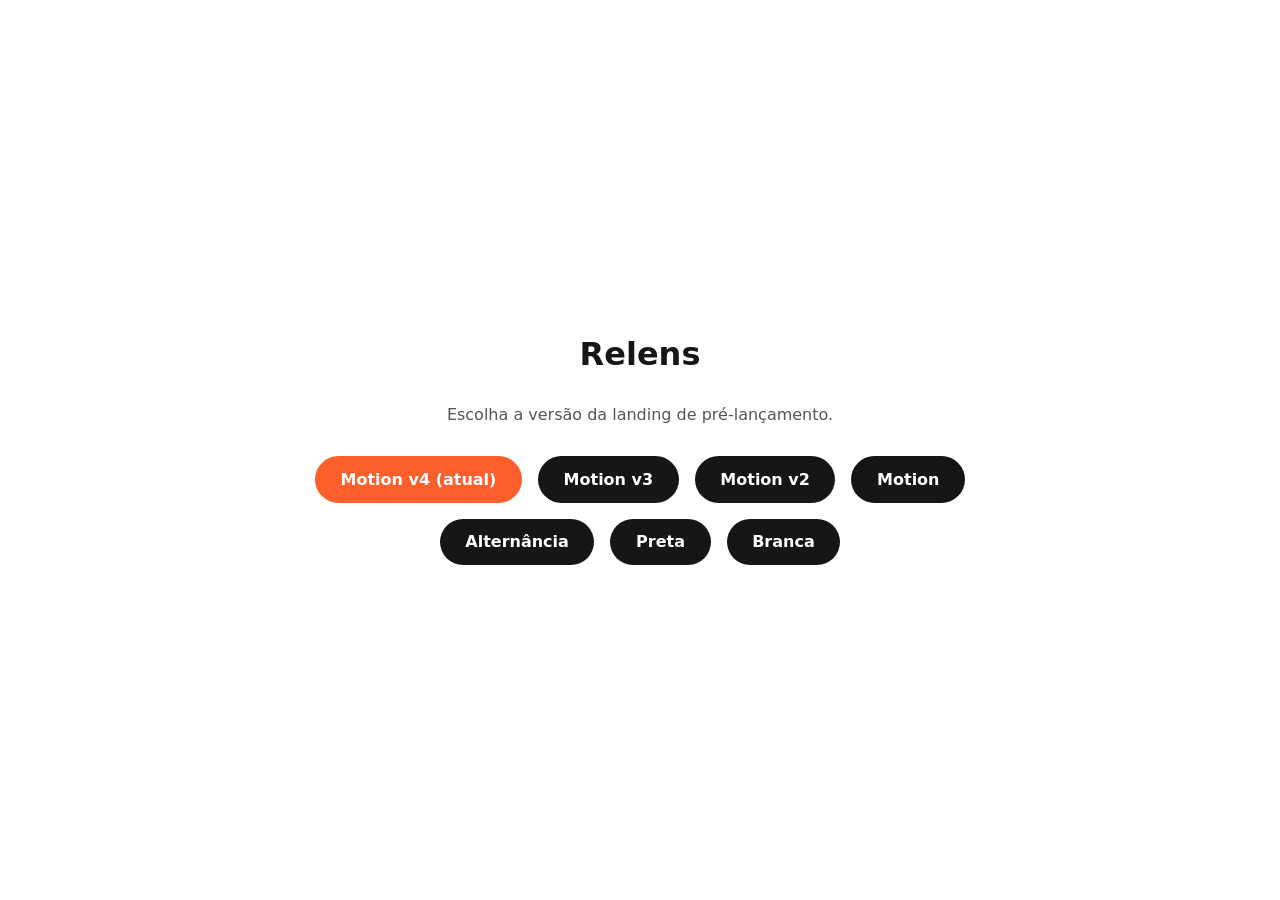
<file: index.html>
<!doctype html>
<html lang="pt-BR">
<head>
  <meta charset="utf-8">
  <meta name="viewport" content="width=device-width, initial-scale=1">
  <title>Relens — pré-lançamento</title>
  <style>
    :root { color-scheme: light; }
    * { box-sizing: border-box; }
    body { margin: 0; font-family: system-ui, sans-serif; background: #fff; color: #181614; }
    main { min-height: 100vh; display: flex; flex-direction: column; align-items: center; justify-content: center; gap: 2rem; padding: 2rem; text-align: center; }
    h1 { font-size: 2rem; margin: 0; }
    p { margin: 0; color: #555; }
    nav { display: flex; gap: 1rem; flex-wrap: wrap; justify-content: center; max-width: 720px; }
    a { display: inline-block; padding: .85rem 1.6rem; border-radius: 999px; text-decoration: none; font-weight: 600; color: #fff; background: #181614; }
    a.alt { background: #FC5F2B; }
  </style>
</head>
<body>
  <main>
    <h1>Relens</h1>
    <p>Escolha a versão da landing de pré-lançamento.</p>
    <nav>
      <a class="alt" href="landing-motion-v4/">Motion v4 (atual)</a>
      <a href="landing-motion-v3/">Motion v3</a>
      <a href="landing-motion-v2/">Motion v2</a>
      <a href="landing-motion/">Motion</a>
      <a href="landing-toggle/">Alternância</a>
      <a href="landing-black/">Preta</a>
      <a href="landing-white/">Branca</a>
    </nav>
  </main>
</body>
</html>
</file>
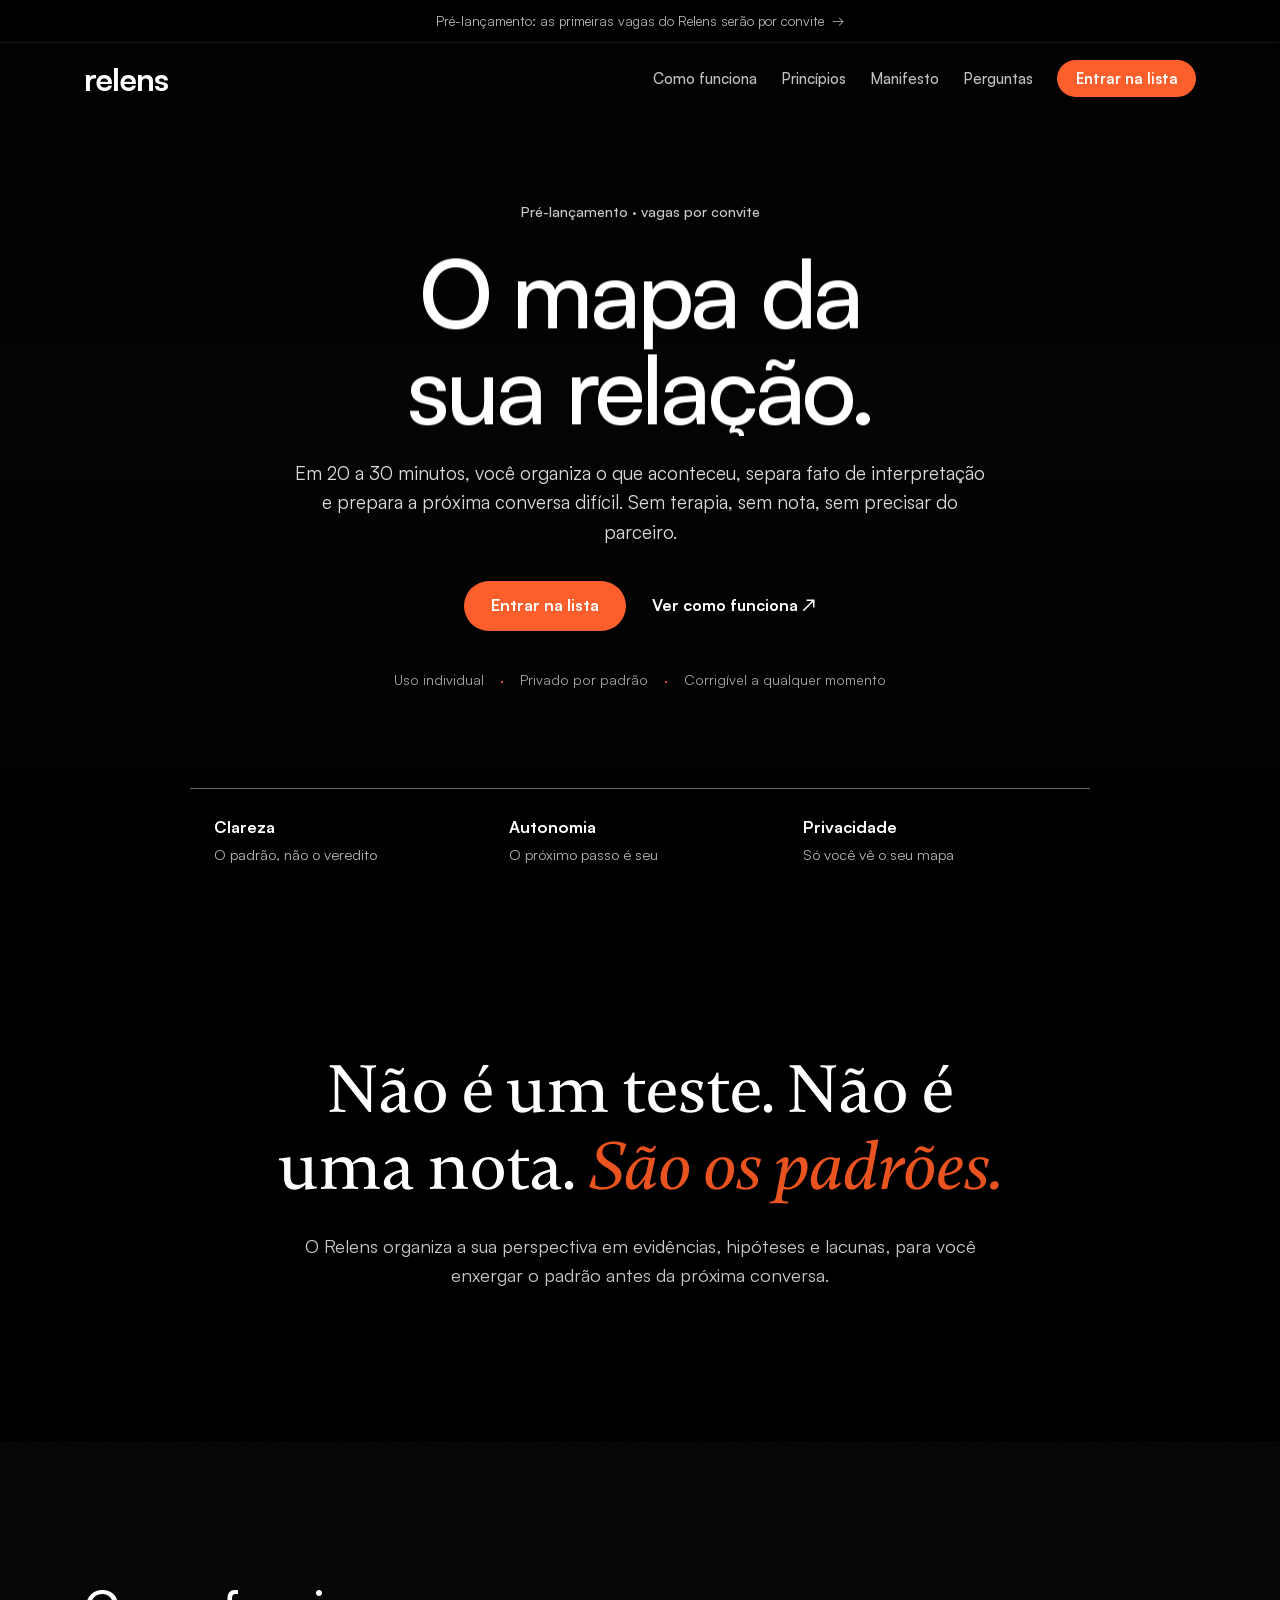
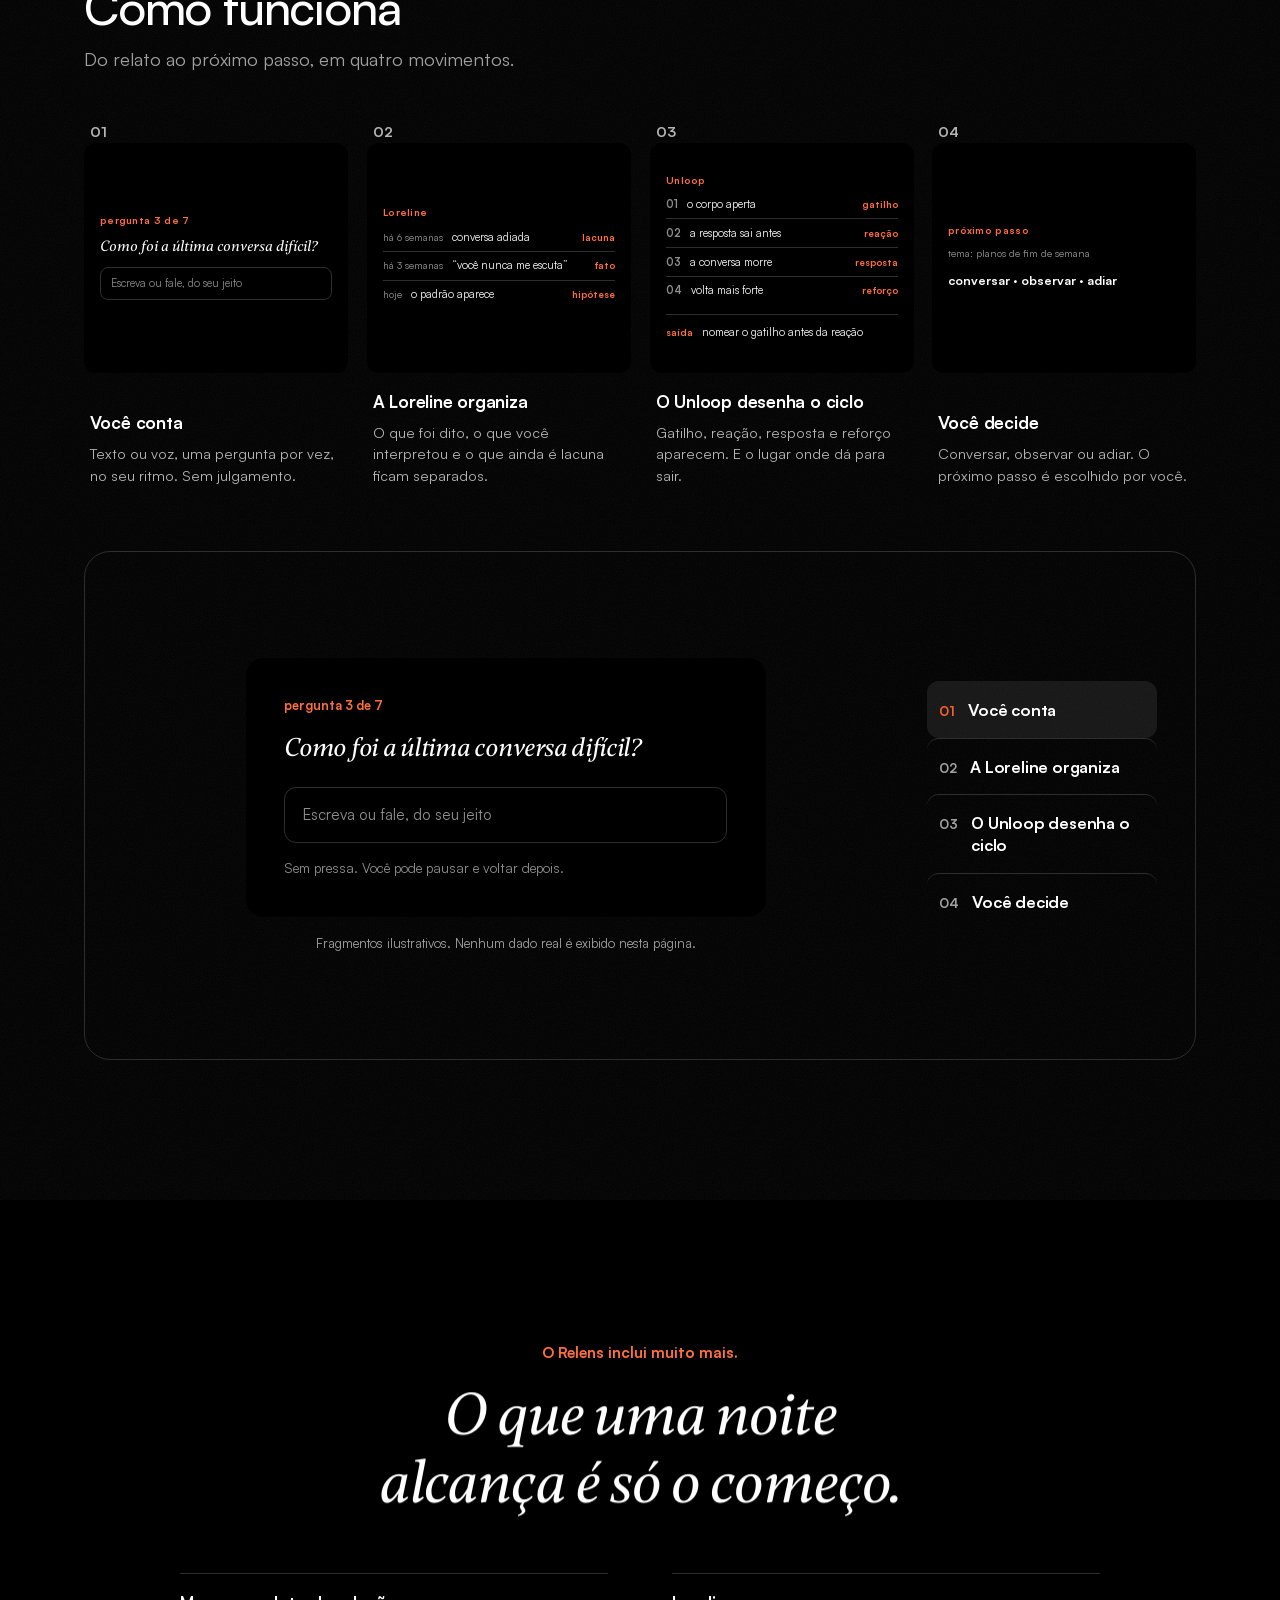
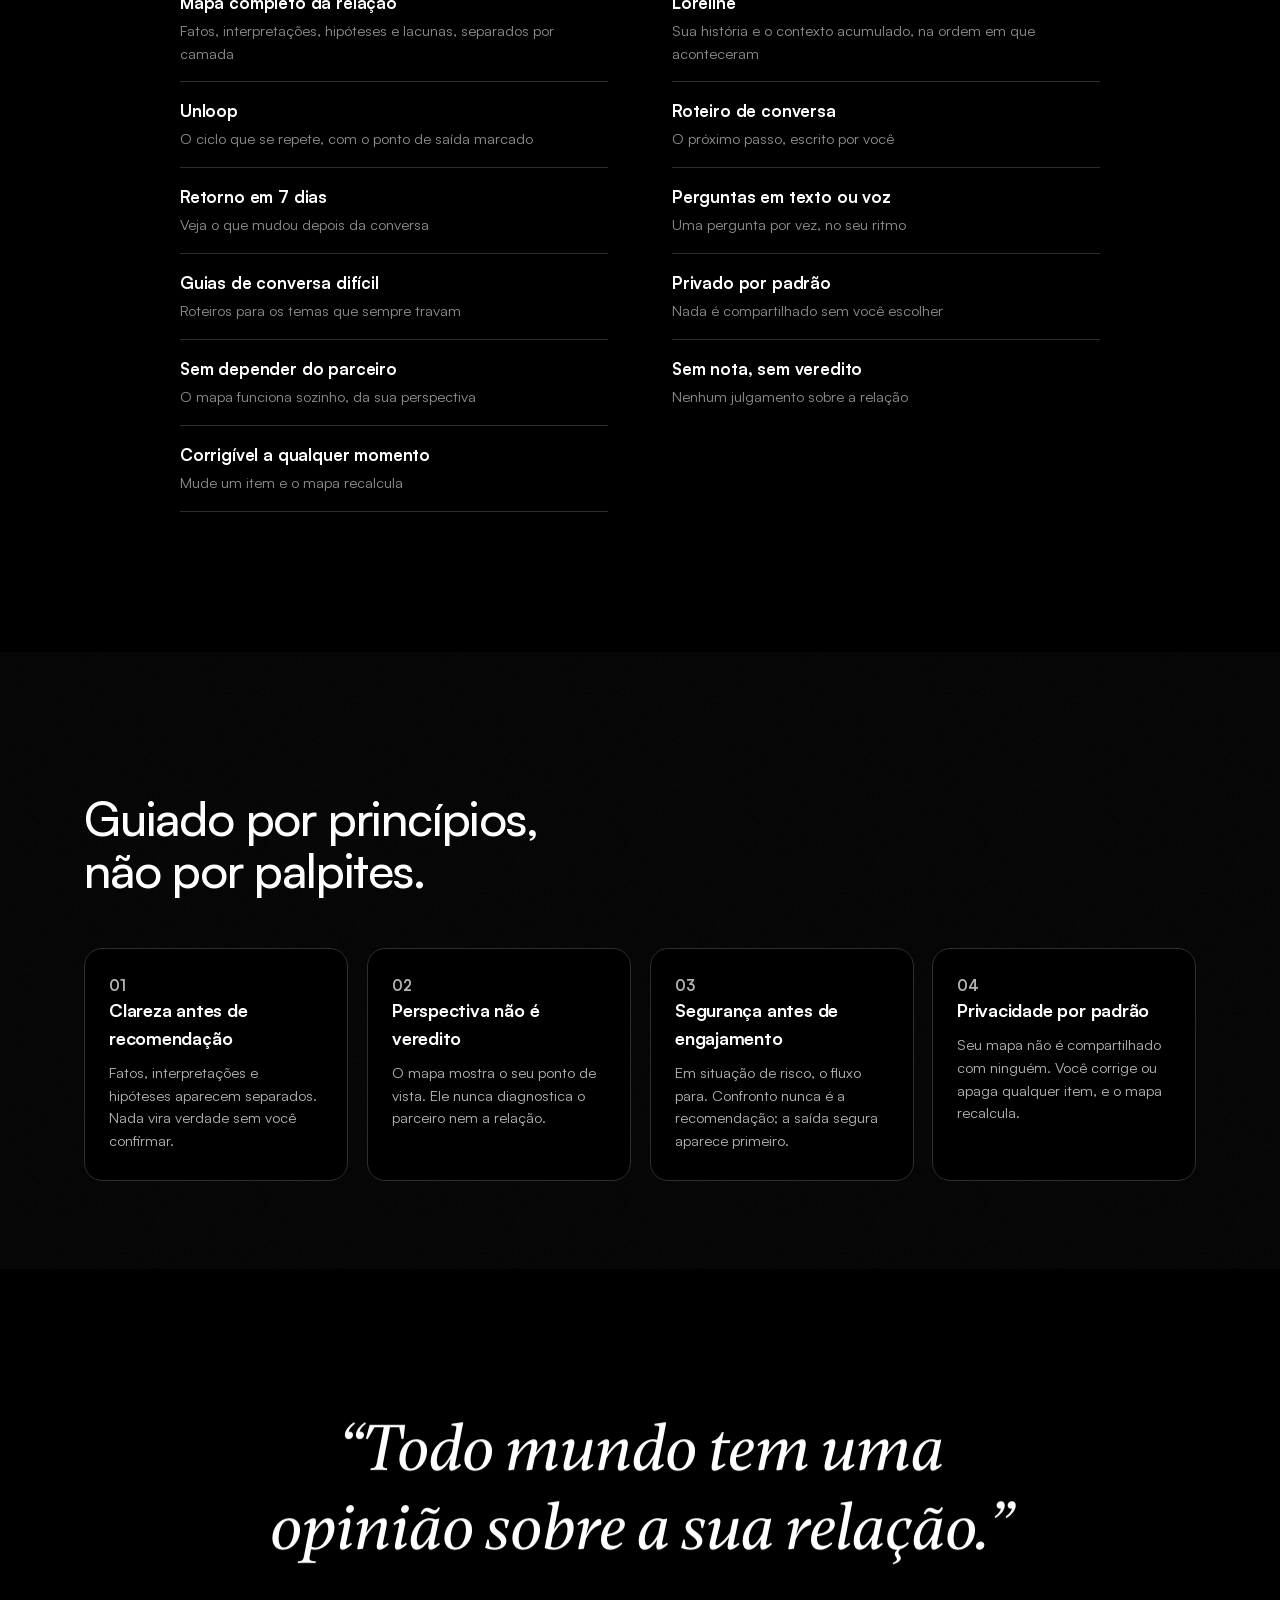
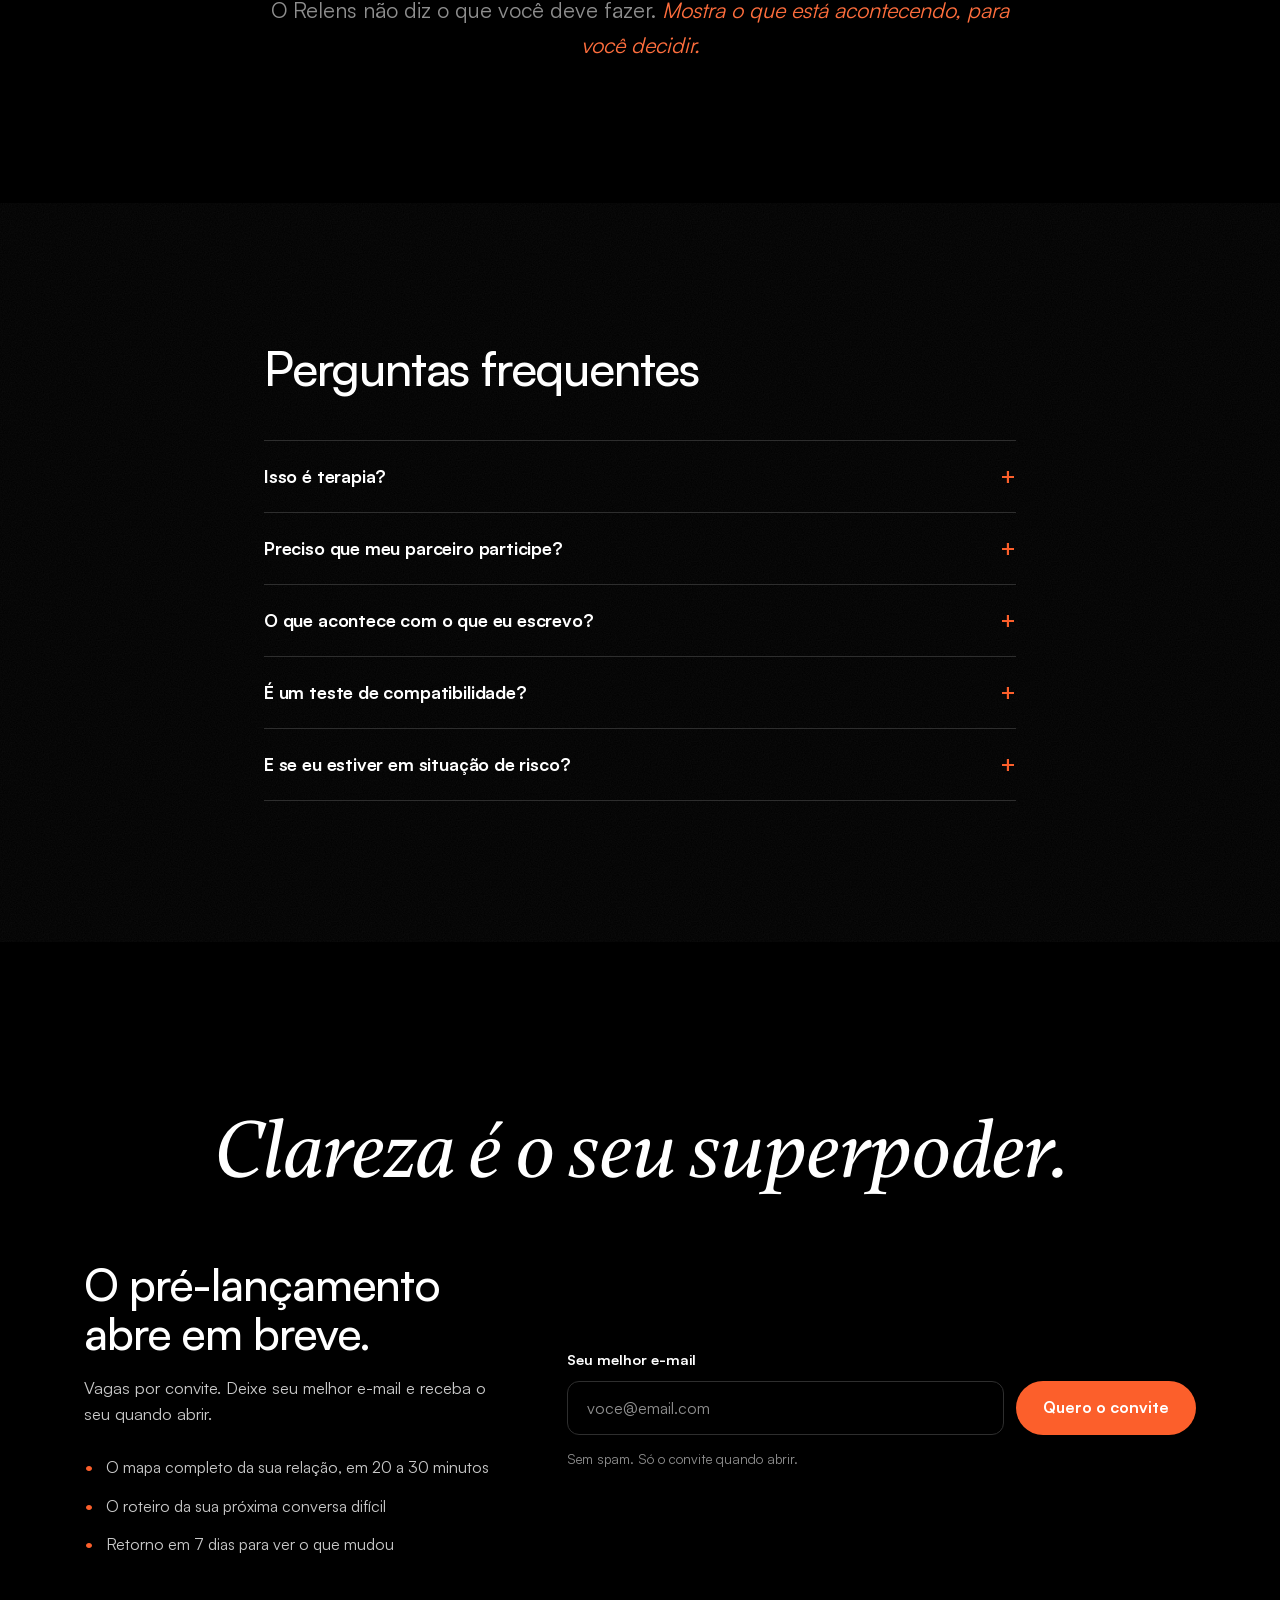
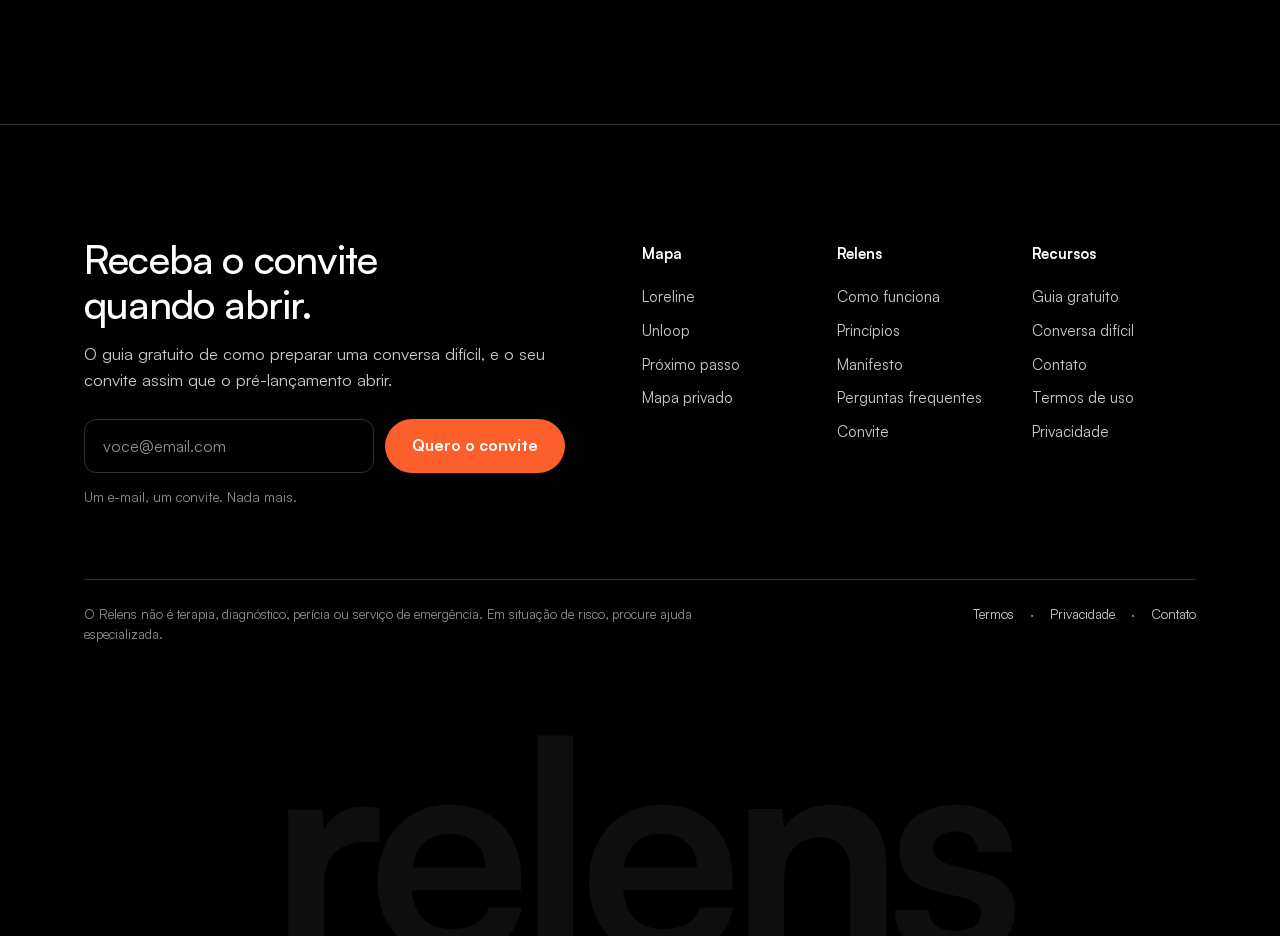
<file: landing-black/index.html>
<!--
CONTRATO DE DIREÇÃO - Relens landing v2 (Persuade)

THESIS: traduzir a homepage da Superpower (superpower.com) para o mundo do
Relens: cinema quente de verdade no hero, convicção de categoria, ritmo de
seções alternando claro/escuro e um footer que também vende. Nada de template
SaaS: a página inteira é uma composição.

OWN-WORLD (variacao preta): fundo único #000000 em todas as sessões, texto
branco e cinzas neutros, vermillon #FC5F2B como único acento. Satoshi
auto-hospedada, caixa baixa no wordmark. Grão fino sobre o preto. Vídeo
editorial real no hero e no footer (placeholders licenciados pela direção,
substituir antes do lançamento).

STORY: quem chega depois de uma briga repetida entende em segundos que o
Relens é um mapa privado e corrigível: fato separado de interpretação, lacunas
explícitas, próximo passo escolhido por você. Sem terapia, sem veredito, sem
depender do parceiro.

STRUCTURE (espelho da Superpower, traduzida):
barra de aviso -> hero em vídeo com pilares -> statement -> como funciona
(head + 4 cards + palco escuro com o artefato interativo) -> membership
("O Relens inclui muito mais", checklist de 11 em duas colunas
centralizadas, sem CTA) -> princípios -> manifesto (uma linha grande com
acento vermillon + texto menor centralizado, sem imagem, fundo claro
separado dos princípios) -> perguntas -> convite mesclado ao statement final
("Clareza é o seu superpoder" + card de pré-lançamento logo abaixo).
Manifesto claro, perguntas em fundo escuro, convite/statement final em
fundo claro sem caixa -> footer branco com divisória superior (captura de
e-mail + vídeo do fundador + QR + colunas de páginas + legal).

FORM: página estática única, mobile-first, PT-BR, CTA único de lista de
convite (mailto temporário), âncora sem número, manifesto no lugar de
depoimentos. Decisões pinadas pelo usuário em 2026-08-04.
-->
<!doctype html>
<html lang="pt-BR">
<head>
  <meta charset="utf-8">
  <meta name="viewport" content="width=device-width, initial-scale=1">
  <title>Relens · O mapa da sua relação</title>
  <meta name="description" content="Em 20 a 30 minutos, o Relens organiza o que aconteceu na sua relação, separa fato de interpretação e prepara a próxima conversa difícil. Sem terapia, sem nota, sem veredito.">
  <meta property="og:title" content="Relens · O mapa da sua relação">
  <meta property="og:description" content="Um mapa privado e corrigível para entender o que está acontecendo na sua relação e preparar a próxima conversa difícil.">
  <meta property="og:type" content="website">
  <meta property="og:image" content="images/relens-atmosphere.jpg">
  <link rel="icon" href="data:image/svg+xml,%3Csvg xmlns='http://www.w3.org/2000/svg' viewBox='0 0 64 64'%3E%3Crect width='64' height='64' rx='14' fill='%23FC5F2B'/%3E%3Ctext x='32' y='45' font-family='Arial,sans-serif' font-size='38' font-weight='700' text-anchor='middle' fill='%23181614'%3Er%3C/text%3E%3C/svg%3E">
  <script>
    /* Gate de motion: aplicado antes do CSS para evitar flash */
    (function () {
      if (!window.matchMedia("(prefers-reduced-motion: reduce)").matches && "IntersectionObserver" in window) {
        document.documentElement.classList.add("motion-ready");
      }
    })();
  </script>
  <link rel="stylesheet" href="fonts/fonts.css">
  <link rel="stylesheet" href="styles.css?v=6">
</head>
<body>
  <a class="skip-link" href="#principal">Pular para o conteúdo</a>

  <header class="site-head" id="site-head">
    <div class="announce">
      <a class="announce-link" href="#convite" data-announce>
        <span class="announce-msg is-active">Pré-lançamento: as primeiras vagas do Relens serão por convite</span>
        <span class="announce-msg">Guia gratuito: como preparar uma conversa difícil</span>
        <span class="announce-msg">Sem terapia, sem nota, sem veredito. Um mapa</span>
        <span class="announce-arrow" aria-hidden="true">&rarr;</span>
      </a>
    </div>
    <nav class="nav" aria-label="Principal">
      <a class="wordmark" href="#topo" aria-label="Relens, início">relens</a>
      <div class="nav-links">
        <a href="#como-funciona">Como funciona</a>
        <a href="#principios">Princípios</a>
        <a href="#manifesto">Manifesto</a>
        <a href="#perguntas">Perguntas</a>
      </div>
      <a class="btn btn--solid btn--sm" href="#convite">Entrar na lista</a>
    </nav>
  </header>

  <main id="principal">

    <!-- HERO -->
    <section class="hero" id="topo" aria-labelledby="hero-titulo">
      <div class="hero-media" aria-hidden="true">
        <video class="hero-video" autoplay muted loop playsinline preload="auto"
               poster="media/hero-poster.jpg">
          <source src="media/sp-hero.mp4" type="video/mp4">
        </video>
        <div class="hero-scrim"></div>
      </div>

      <div class="hero-inner">
        <p class="hero-eyebrow">Pré-lançamento &middot; vagas por convite</p>
        <h1 id="hero-titulo"><span class="h-line">O mapa da sua relação.</span></h1>
        <p class="hero-lede">Em 20 a 30 minutos, você organiza o que aconteceu, separa fato de interpretação e prepara a próxima conversa difícil. Sem terapia, sem nota, sem precisar do parceiro.</p>
        <div class="hero-actions">
          <a class="btn btn--solid" href="#convite">Entrar na lista</a>
          <a class="hero-link" href="#como-funciona">Ver como funciona <span class="arrow" aria-hidden="true">&#8599;</span></a>
        </div>
        <ul class="hero-badges" aria-label="Compromissos do produto">
          <li>Uso individual</li>
          <li>Privado por padrão</li>
          <li>Corrigível a qualquer momento</li>
        </ul>
      </div>

      <ul class="pillars" aria-label="O que o Relens entrega">
        <li>
          <strong>Clareza</strong>
          <span>O padrão, não o veredito</span>
        </li>
        <li>
          <strong>Autonomia</strong>
          <span>O próximo passo é seu</span>
        </li>
        <li>
          <strong>Privacidade</strong>
          <span>Só você vê o seu mapa</span>
        </li>
      </ul>
    </section>

    <!-- STATEMENT -->
    <section class="intro">
      <div class="wrap">
        <p class="intro-line">Não é um teste. Não é uma nota. <span class="intro-accent">São os padrões.</span></p>
        <p class="intro-sub">O Relens organiza a sua perspectiva em evidências, hipóteses e lacunas, para você enxergar o padrão antes da próxima conversa.</p>
      </div>
    </section>

    <!-- COMO FUNCIONA -->
    <section class="hiw" id="como-funciona" aria-labelledby="hiw-titulo">
      <div class="wrap">
        <div class="hiw-head">
          <h2 id="hiw-titulo">Como funciona</h2>
          <p class="hiw-sub">Do relato ao próximo passo, em quatro movimentos.</p>
        </div>

        <div class="hiw-cards">
          <article class="hiw-card">
            <p class="hiw-card-num">01</p>
            <div class="hiw-card-shot" aria-hidden="true">
              <div class="mini-artifact mini-artifact--prompt">
                <p class="mini-meta">pergunta 3 de 7</p>
                <p class="mini-question">Como foi a última conversa difícil?</p>
                <p class="mini-input">Escreva ou fale, do seu jeito</p>
              </div>
            </div>
            <h3>Você conta</h3>
            <p>Texto ou voz, uma pergunta por vez, no seu ritmo. Sem julgamento.</p>
          </article>

          <article class="hiw-card">
            <p class="hiw-card-num">02</p>
            <div class="hiw-card-shot" aria-hidden="true">
              <div class="mini-artifact mini-artifact--loreline">
                <p class="mini-meta">Loreline</p>
                <ol class="mini-track">
                  <li><span>há 6 semanas</span><span>conversa adiada</span><span class="mini-tag">lacuna</span></li>
                  <li><span>há 3 semanas</span><span>&ldquo;você nunca me escuta&rdquo;</span><span class="mini-tag">fato</span></li>
                  <li><span>hoje</span><span>o padrão aparece</span><span class="mini-tag">hipótese</span></li>
                </ol>
              </div>
            </div>
            <h3>A Loreline organiza</h3>
            <p>O que foi dito, o que você interpretou e o que ainda é lacuna ficam separados.</p>
          </article>

          <article class="hiw-card">
            <p class="hiw-card-num">03</p>
            <div class="hiw-card-shot" aria-hidden="true">
              <div class="mini-artifact mini-artifact--unloop">
                <p class="mini-meta">Unloop</p>
                <ol class="mini-track">
                  <li><span class="mini-step">01</span><span>o corpo aperta</span><span class="mini-tag">gatilho</span></li>
                  <li><span class="mini-step">02</span><span>a resposta sai antes</span><span class="mini-tag">reação</span></li>
                  <li><span class="mini-step">03</span><span>a conversa morre</span><span class="mini-tag">resposta</span></li>
                  <li><span class="mini-step">04</span><span>volta mais forte</span><span class="mini-tag">reforço</span></li>
                </ol>
                <p class="mini-exit"><span class="mini-tag">saída</span><span>nomear o gatilho antes da reação</span></p>
              </div>
            </div>
            <h3>O Unloop desenha o ciclo</h3>
            <p>Gatilho, reação, resposta e reforço aparecem. E o lugar onde dá para sair.</p>
          </article>

          <article class="hiw-card">
            <p class="hiw-card-num">04</p>
            <div class="hiw-card-shot" aria-hidden="true">
              <div class="mini-artifact mini-artifact--next">
                <p class="mini-meta">próximo passo</p>
                <p class="mini-topic">tema: planos de fim de semana</p>
                <p class="mini-choices">conversar &middot; observar &middot; adiar</p>
              </div>
            </div>
            <h3>Você decide</h3>
            <p>Conversar, observar ou adiar. O próximo passo é escolhido por você.</p>
          </article>
        </div>

        <div class="hiw-stage">
          <div class="hiw-steps" role="tablist" aria-label="Etapas" data-lenis-prevent>
            <button class="hiw-step is-active" role="tab" id="hiw-t1" aria-controls="hiw-p1" aria-selected="true" data-step="0">
              <span class="hiw-num">01</span>
              <span class="hiw-step-body"><strong>Você conta</strong></span>
            </button>
            <button class="hiw-step" role="tab" id="hiw-t2" aria-controls="hiw-p2" aria-selected="false" data-step="1">
              <span class="hiw-num">02</span>
              <span class="hiw-step-body"><strong>A Loreline organiza</strong></span>
            </button>
            <button class="hiw-step" role="tab" id="hiw-t3" aria-controls="hiw-p3" aria-selected="false" data-step="2">
              <span class="hiw-num">03</span>
              <span class="hiw-step-body"><strong>O Unloop desenha o ciclo</strong></span>
            </button>
            <button class="hiw-step" role="tab" id="hiw-t4" aria-controls="hiw-p4" aria-selected="false" data-step="3">
              <span class="hiw-num">04</span>
              <span class="hiw-step-body"><strong>Você decide</strong></span>
            </button>
          </div>

          <div class="hiw-stage-panels">
            <div class="hiw-panel" role="tabpanel" id="hiw-p1" aria-labelledby="hiw-t1">
              <div class="artifact artifact--prompt">
                <p class="artifact-meta">pergunta 3 de 7</p>
                <p class="artifact-question">Como foi a última conversa difícil?</p>
                <p class="artifact-input">Escreva ou fale, do seu jeito</p>
                <p class="artifact-hint">Sem pressa. Você pode pausar e voltar depois.</p>
              </div>
            </div>
            <div class="hiw-panel" role="tabpanel" id="hiw-p2" aria-labelledby="hiw-t2" hidden>
              <div class="artifact artifact--loreline">
                <p class="artifact-meta">Loreline</p>
                <ol class="artifact-track">
                  <li><span class="a-date">há 6 semanas</span><span class="a-text">conversa sobre planos foi adiada</span><span class="a-tag">lacuna</span></li>
                  <li><span class="a-date">há 3 semanas</span><span class="a-text">&ldquo;você nunca me escuta&rdquo; foi dito</span><span class="a-tag">fato</span></li>
                  <li><span class="a-date">há 3 semanas</span><span class="a-text">você ouviu isso como rejeição</span><span class="a-tag">interpretação</span></li>
                  <li><span class="a-date">hoje</span><span class="a-text">o padrão aparece</span><span class="a-tag">hipótese</span></li>
                </ol>
              </div>
            </div>
            <div class="hiw-panel" role="tabpanel" id="hiw-p3" aria-labelledby="hiw-t3" hidden>
              <div class="artifact artifact--unloop">
                <p class="artifact-meta">Unloop</p>
                <ol class="artifact-track">
                  <li><span class="a-date">01</span><span class="a-text">algo é dito e o corpo aperta</span><span class="a-tag">gatilho</span></li>
                  <li><span class="a-date">02</span><span class="a-text">a resposta sai antes de pensar</span><span class="a-tag">reação</span></li>
                  <li><span class="a-date">03</span><span class="a-text">o outro se fecha, a conversa morre</span><span class="a-tag">resposta</span></li>
                  <li><span class="a-date">04</span><span class="a-text">o mesmo ciclo volta mais forte</span><span class="a-tag">reforço</span></li>
                </ol>
                <p class="artifact-exit"><span class="a-tag">saída</span><span>nomear o gatilho antes da reação</span></p>
              </div>
            </div>
            <div class="hiw-panel" role="tabpanel" id="hiw-p4" aria-labelledby="hiw-t4" hidden>
              <div class="artifact artifact--next">
                <p class="artifact-meta">próximo passo</p>
                <p class="artifact-topic">tema: planos de fim de semana</p>
                <ul class="artifact-choices">
                  <li>conversar</li>
                  <li>observar</li>
                  <li>adiar</li>
                </ul>
                <p class="artifact-hint">A escolha é sua. Nada é cobrado depois.</p>
              </div>
            </div>
            <p class="hiw-note">Fragmentos ilustrativos. Nenhum dado real é exibido nesta página.</p>
          </div>
        </div>
      </div>
    </section>

    <!-- O RELENS INCLUI MUITO MAIS -->
    <section class="membership" aria-labelledby="mem-titulo">
      <div class="wrap">
        <p class="membership-intro">O Relens inclui muito mais.</p>
        <h2 id="mem-titulo" class="membership-line"><span class="h-line">O que uma noite alcança <span>é só o começo.</span></span></h2>
        <div class="membership-list membership-list--cols">
          <div class="membership-row">
            <span class="membership-label">Mapa completo da relação</span>
            <span class="membership-desc">Fatos, interpretações, hipóteses e lacunas, separados por camada</span>
          </div>
          <div class="membership-row">
            <span class="membership-label">Loreline</span>
            <span class="membership-desc">Sua história e o contexto acumulado, na ordem em que aconteceram</span>
          </div>
          <div class="membership-row">
            <span class="membership-label">Unloop</span>
            <span class="membership-desc">O ciclo que se repete, com o ponto de saída marcado</span>
          </div>
          <div class="membership-row">
            <span class="membership-label">Roteiro de conversa</span>
            <span class="membership-desc">O próximo passo, escrito por você</span>
          </div>
          <div class="membership-row">
            <span class="membership-label">Retorno em 7 dias</span>
            <span class="membership-desc">Veja o que mudou depois da conversa</span>
          </div>
          <div class="membership-row">
            <span class="membership-label">Perguntas em texto ou voz</span>
            <span class="membership-desc">Uma pergunta por vez, no seu ritmo</span>
          </div>
          <div class="membership-row">
            <span class="membership-label">Guias de conversa difícil</span>
            <span class="membership-desc">Roteiros para os temas que sempre travam</span>
          </div>
          <div class="membership-row">
            <span class="membership-label">Privado por padrão</span>
            <span class="membership-desc">Nada é compartilhado sem você escolher</span>
          </div>
          <div class="membership-row">
            <span class="membership-label">Sem depender do parceiro</span>
            <span class="membership-desc">O mapa funciona sozinho, da sua perspectiva</span>
          </div>
          <div class="membership-row">
            <span class="membership-label">Sem nota, sem veredito</span>
            <span class="membership-desc">Nenhum julgamento sobre a relação</span>
          </div>
          <div class="membership-row">
            <span class="membership-label">Corrigível a qualquer momento</span>
            <span class="membership-desc">Mude um item e o mapa recalcula</span>
          </div>
        </div>
      </div>
    </section>

    <!-- PRINCÍPIOS -->
    <section class="principles" id="principios" aria-labelledby="prin-titulo">
      <div class="wrap">
        <h2 id="prin-titulo">Guiado por princípios, não por palpites.</h2>
        <div class="principles-grid">
          <article class="principle">
            <p class="principle-num">01</p>
            <h3>Clareza antes de recomendação</h3>
            <p>Fatos, interpretações e hipóteses aparecem separados. Nada vira verdade sem você confirmar.</p>
          </article>
          <article class="principle">
            <p class="principle-num">02</p>
            <h3>Perspectiva não é veredito</h3>
            <p>O mapa mostra o seu ponto de vista. Ele nunca diagnostica o parceiro nem a relação.</p>
          </article>
          <article class="principle">
            <p class="principle-num">03</p>
            <h3>Segurança antes de engajamento</h3>
            <p>Em situação de risco, o fluxo para. Confronto nunca é a recomendação; a saída segura aparece primeiro.</p>
          </article>
          <article class="principle">
            <p class="principle-num">04</p>
            <h3>Privacidade por padrão</h3>
            <p>Seu mapa não é compartilhado com ninguém. Você corrige ou apaga qualquer item, e o mapa recalcula.</p>
          </article>
        </div>
      </div>
    </section>

    <!-- MANIFESTO (fundo claro, separado dos princípios) -->
    <section class="manifesto" id="manifesto" aria-labelledby="mani-titulo">
      <div class="wrap">
        <h2 id="mani-titulo" class="visually-hidden">Manifesto</h2>
        <p class="mani-line"><span class="h-line">&ldquo;Todo mundo tem uma opinião <span>sobre a sua relação.</span>&rdquo;</span></p>
        <p class="mani-sub">O Relens não diz o que você deve fazer. <span class="mani-sub--accent">Mostra o que está acontecendo, para você decidir.</span></p>
      </div>
    </section>

    <!-- PERGUNTAS -->
    <section class="faq" id="perguntas" aria-labelledby="faq-titulo">
      <div class="wrap wrap--narrow">
        <h2 id="faq-titulo">Perguntas frequentes</h2>
        <div class="faq-list">
          <details>
            <summary>Isso é terapia?</summary>
            <p>Não. O Relens organiza a sua perspectiva em um mapa: fatos, interpretações, hipóteses e lacunas. Ele não substitui acompanhamento profissional e nunca emite um veredito sobre a relação.</p>
          </details>
          <details>
            <summary>Preciso que meu parceiro participe?</summary>
            <p>Não. O uso é individual e a primeira conversa difícil pode ser preparada sozinho. O parceiro só entra se você escolher, e cada pessoa mantém o seu espaço privado.</p>
          </details>
          <details>
            <summary>O que acontece com o que eu escrevo?</summary>
            <p>Você controla: corrige, exporta ou apaga. Nada é compartilhado por padrão, e toda conclusão mostra de onde veio para poder ser revisada.</p>
          </details>
          <details>
            <summary>É um teste de compatibilidade?</summary>
            <p>Não. Não existe nota. O mapa mostra padrões, evidências e lacunas a partir da sua perspectiva, sem classificar a relação como boa ou ruim.</p>
          </details>
          <details>
            <summary>E se eu estiver em situação de risco?</summary>
            <p>Segurança vem primeiro. O fluxo é interrompido, confronto nunca é recomendado e você vê rotas apropriadas de ajuda. O Relens não pede continuidade em cenário de risco.</p>
          </details>
        </div>
      </div>
    </section>

    <!-- CONVITE + STATEMENT FINAL -->
    <section class="closing" id="convite" aria-labelledby="closing-titulo">
      <div class="wrap">
        <h2 id="closing-titulo" class="closing-line"><span class="h-line">Clareza é o seu <span>superpoder.</span></span></h2>
        <div class="invite-card">
          <div class="invite-copy">
            <h2 id="invite-titulo">O pré-lançamento abre em breve.</h2>
            <p>Vagas por convite. Deixe seu melhor e-mail e receba o seu quando abrir.</p>
            <ul class="invite-list">
              <li>O mapa completo da sua relação, em 20 a 30 minutos</li>
              <li>O roteiro da sua próxima conversa difícil</li>
              <li>Retorno em 7 dias para ver o que mudou</li>
            </ul>
          </div>
          <form class="invite-form js-email-form" data-kind="convite" novalidate>
            <label for="invite-email">Seu melhor e-mail</label>
            <div class="invite-row">
              <input type="email" id="invite-email" name="email" placeholder="voce@email.com" required autocomplete="email">
              <button class="btn btn--solid" type="submit">Quero o convite</button>
            </div>
            <p class="form-status" role="status">Sem spam. Só o convite quando abrir.</p>
          </form>
        </div>
      </div>
    </section>
  </main>

  <footer class="footer footer--light">
    <div class="wrap">
      <div class="footer-main">
        <div class="footer-lead">
          <h2 class="footer-lead-title">Receba o convite quando abrir.</h2>
          <p class="footer-lead-sub">O guia gratuito de como preparar uma conversa difícil, e o seu convite assim que o pré-lançamento abrir.</p>
          <form class="footer-form js-email-form" data-kind="convite" novalidate>
            <label for="footer-email" class="visually-hidden">Seu e-mail</label>
            <div class="invite-row">
              <input type="email" id="footer-email" name="email" placeholder="voce@email.com" required autocomplete="email">
              <button class="btn btn--solid" type="submit">Quero o convite</button>
            </div>
            <p class="form-status" role="status">Um e-mail, um convite. Nada mais.</p>
          </form>

        </div>

        <nav class="footer-cols" aria-label="Rodapé">
          <div class="footer-col">
            <h3>Mapa</h3>
            <a href="#como-funciona">Loreline</a>
            <a href="#como-funciona">Unloop</a>
            <a href="#como-funciona">Próximo passo</a>
            <a href="#como-funciona">Mapa privado</a>
          </div>
          <div class="footer-col">
            <h3>Relens</h3>
            <a href="#como-funciona">Como funciona</a>
            <a href="#principios">Princípios</a>
            <a href="#manifesto">Manifesto</a>
            <a href="#perguntas">Perguntas frequentes</a>
            <a href="#convite">Convite</a>
          </div>
          <div class="footer-col">
            <h3>Recursos</h3>
            <a href="#convite">Guia gratuito</a>
            <a href="#perguntas">Conversa difícil</a>
            <a href="mailto:ola@relens.com.br">Contato</a>
            <a href="termos.html">Termos de uso</a>
            <a href="privacidade.html">Privacidade</a>
          </div>
        </nav>
      </div>

      <div class="footer-legal">
        <p>O Relens não é terapia, diagnóstico, perícia ou serviço de emergência. Em situação de risco, procure ajuda especializada.</p>
        <p class="footer-legal-links"><a href="termos.html">Termos</a> &middot; <a href="privacidade.html">Privacidade</a> &middot; <a href="mailto:ola@relens.com.br">Contato</a></p>
      </div>
    </div>
    <p class="footer-wordmark" aria-hidden="true">relens</p>
  </footer>

  <script src="js/lenis.min.js"></script>
  <script src="app.js?v=7"></script>
</body>
</html>
</file>
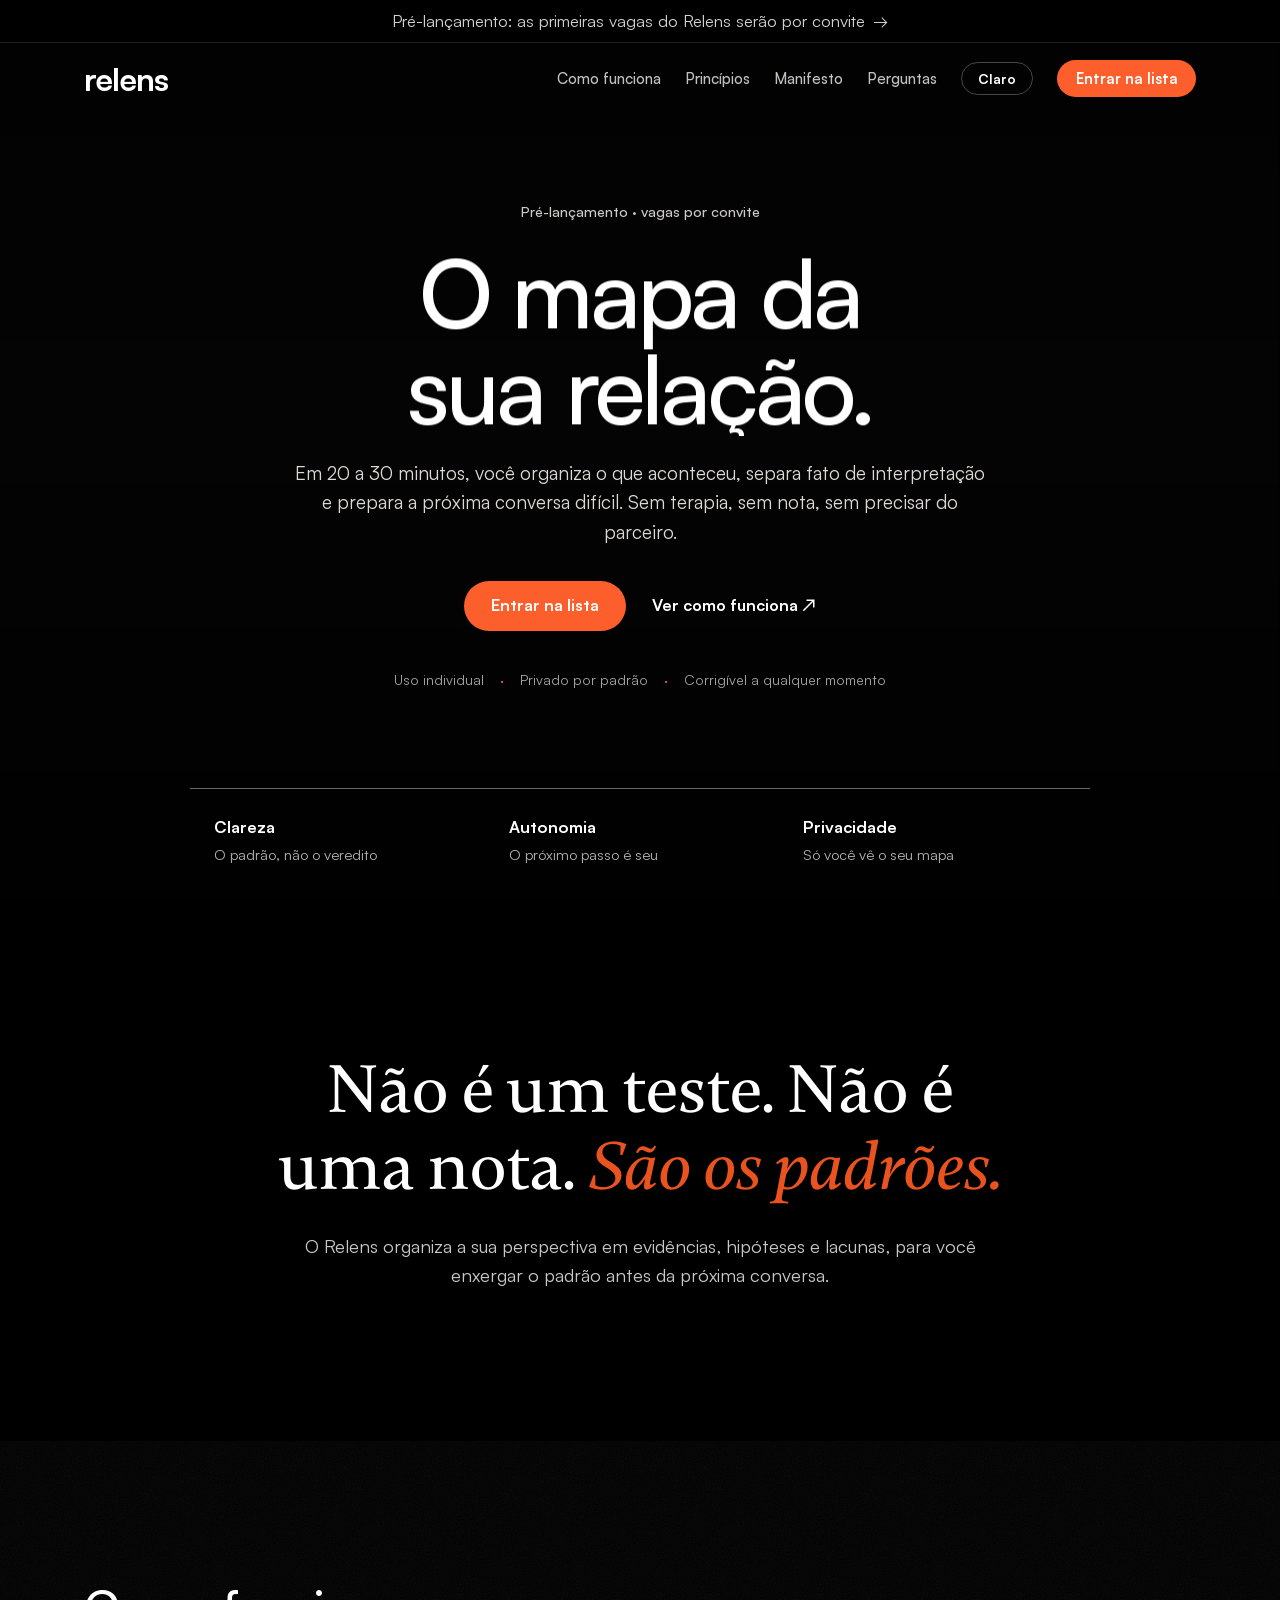
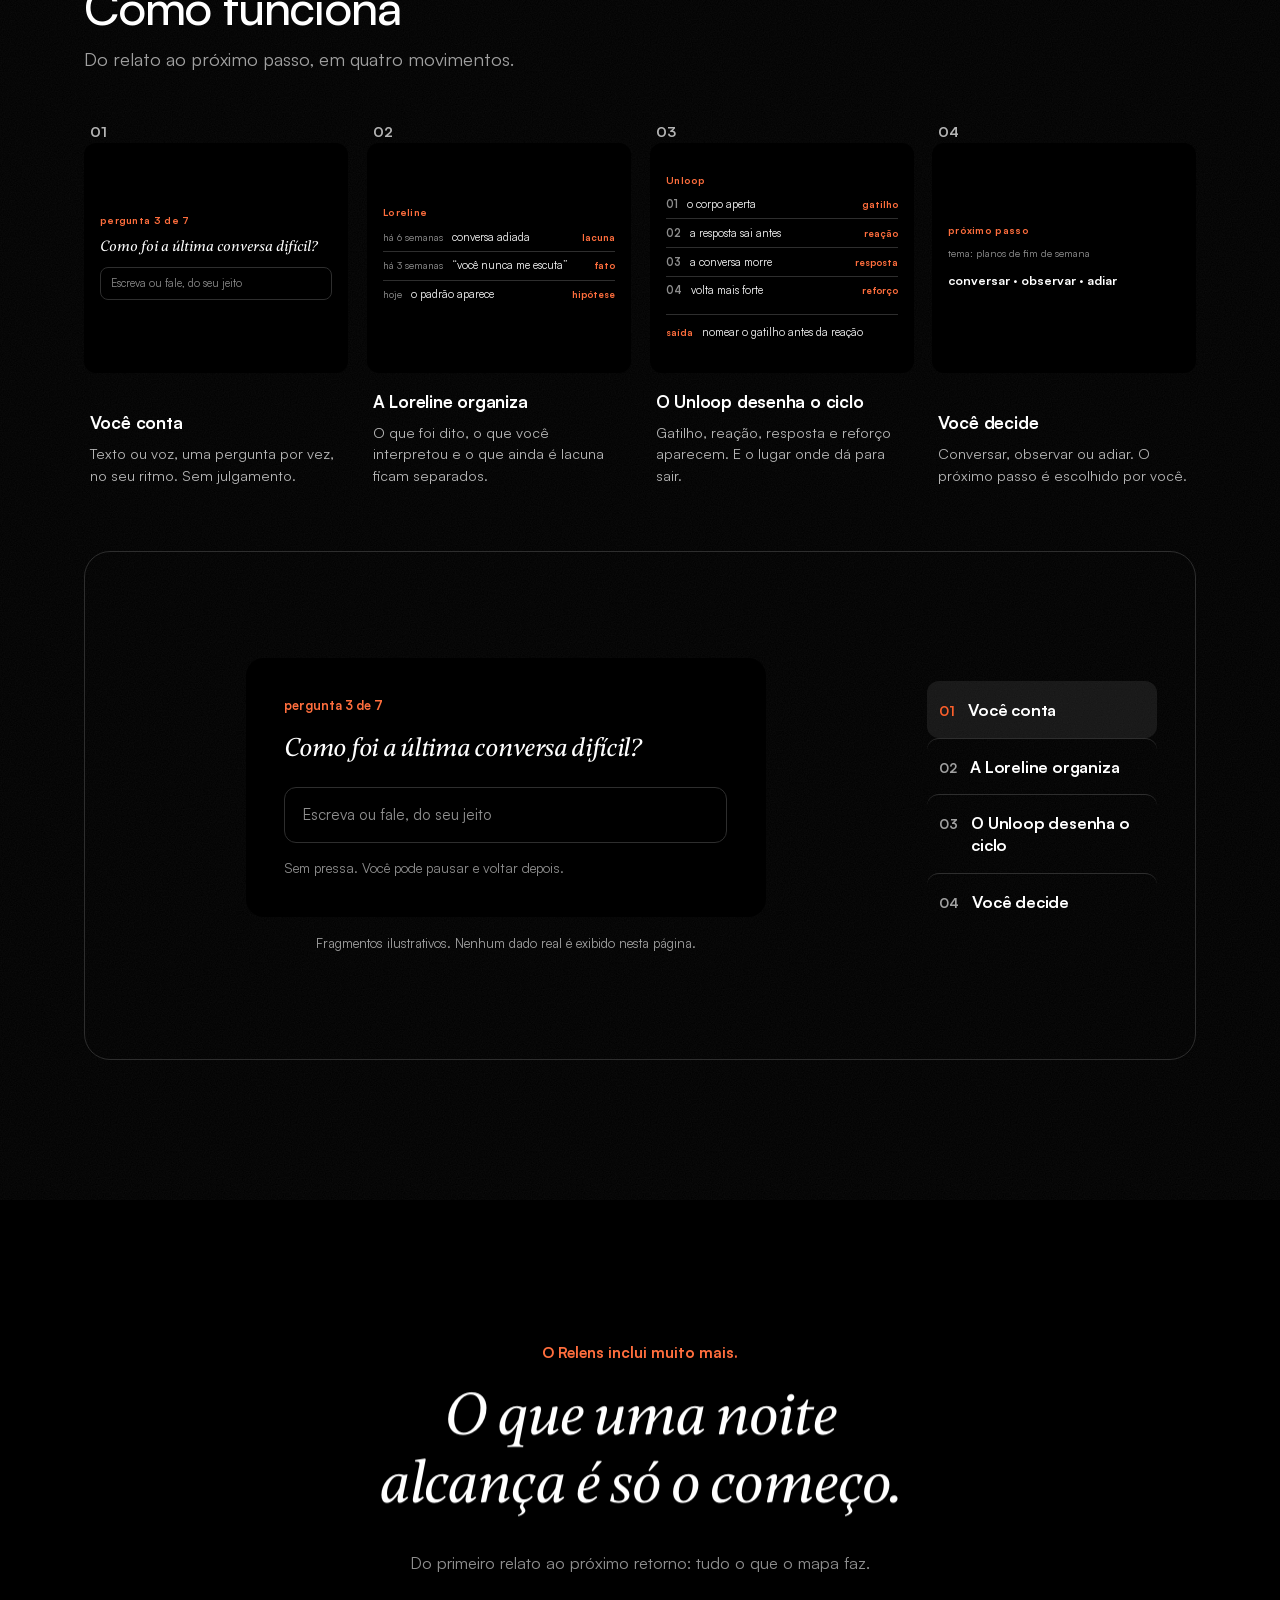
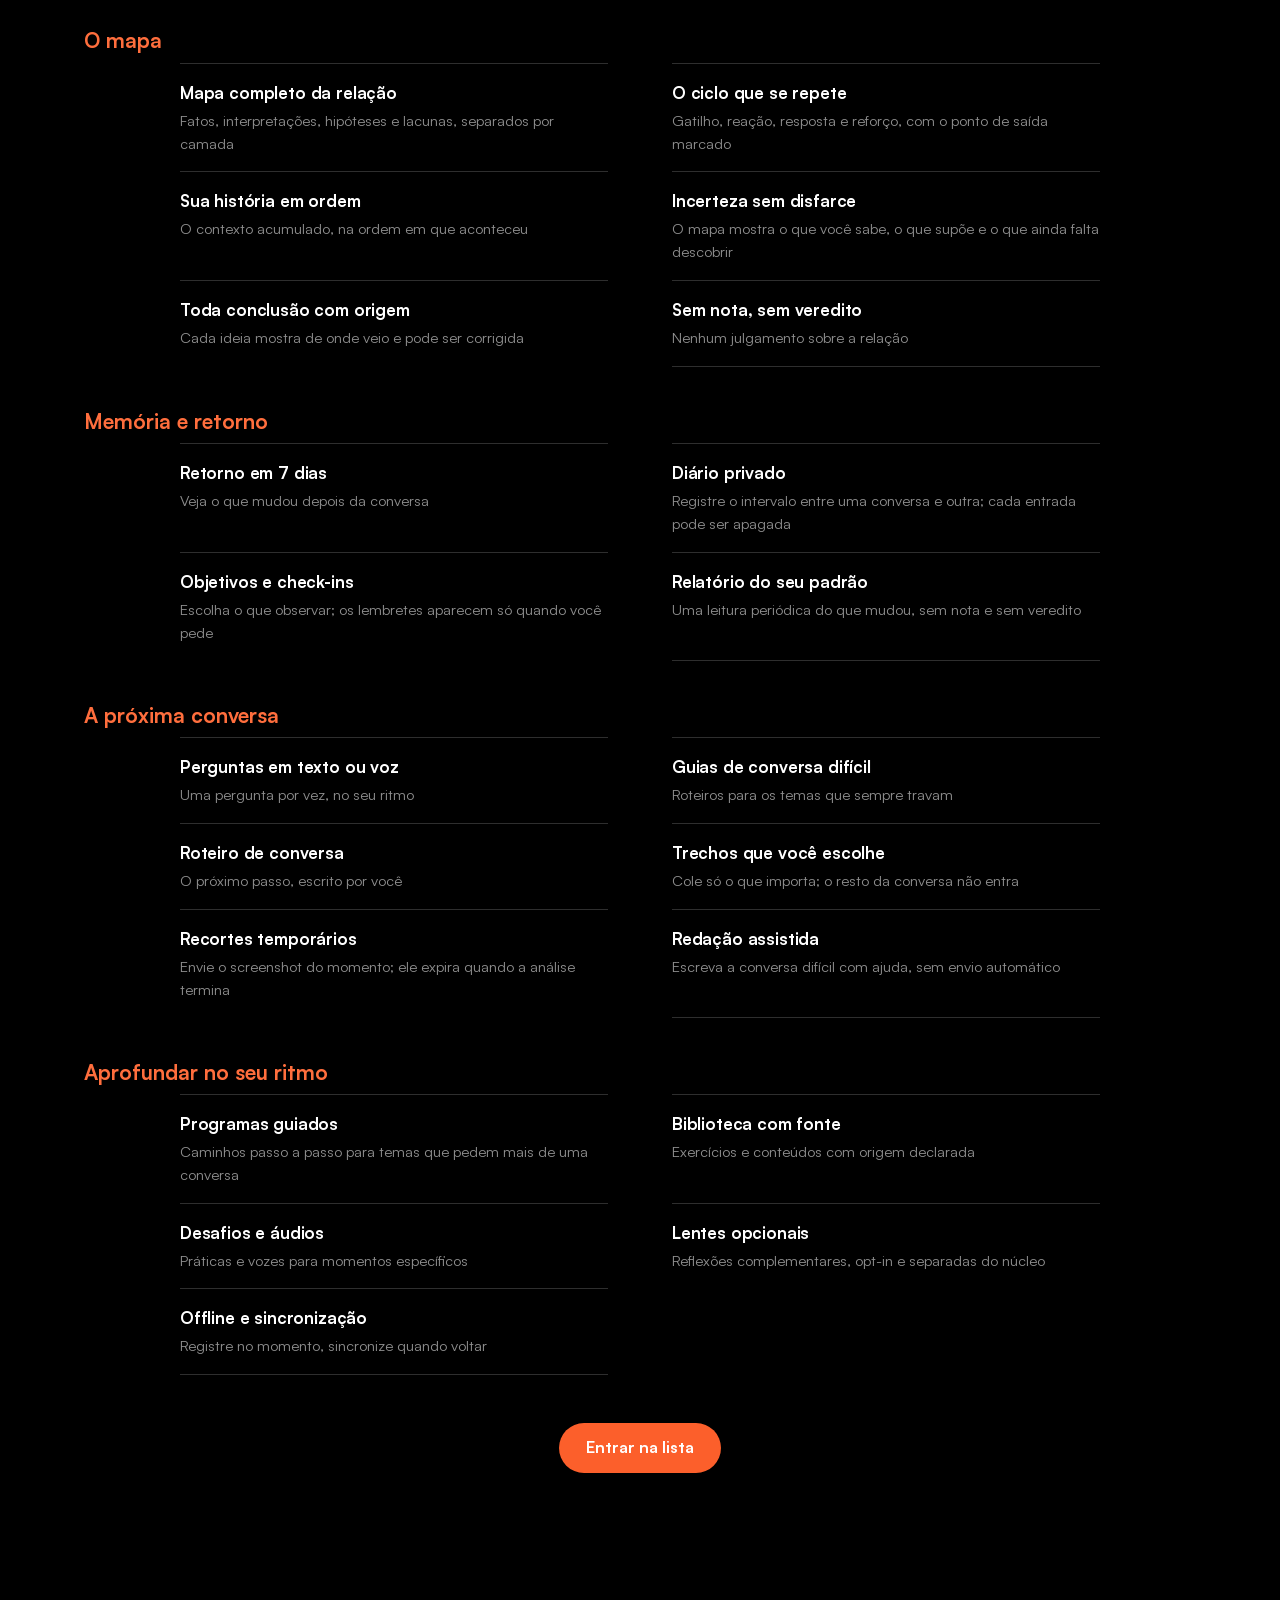
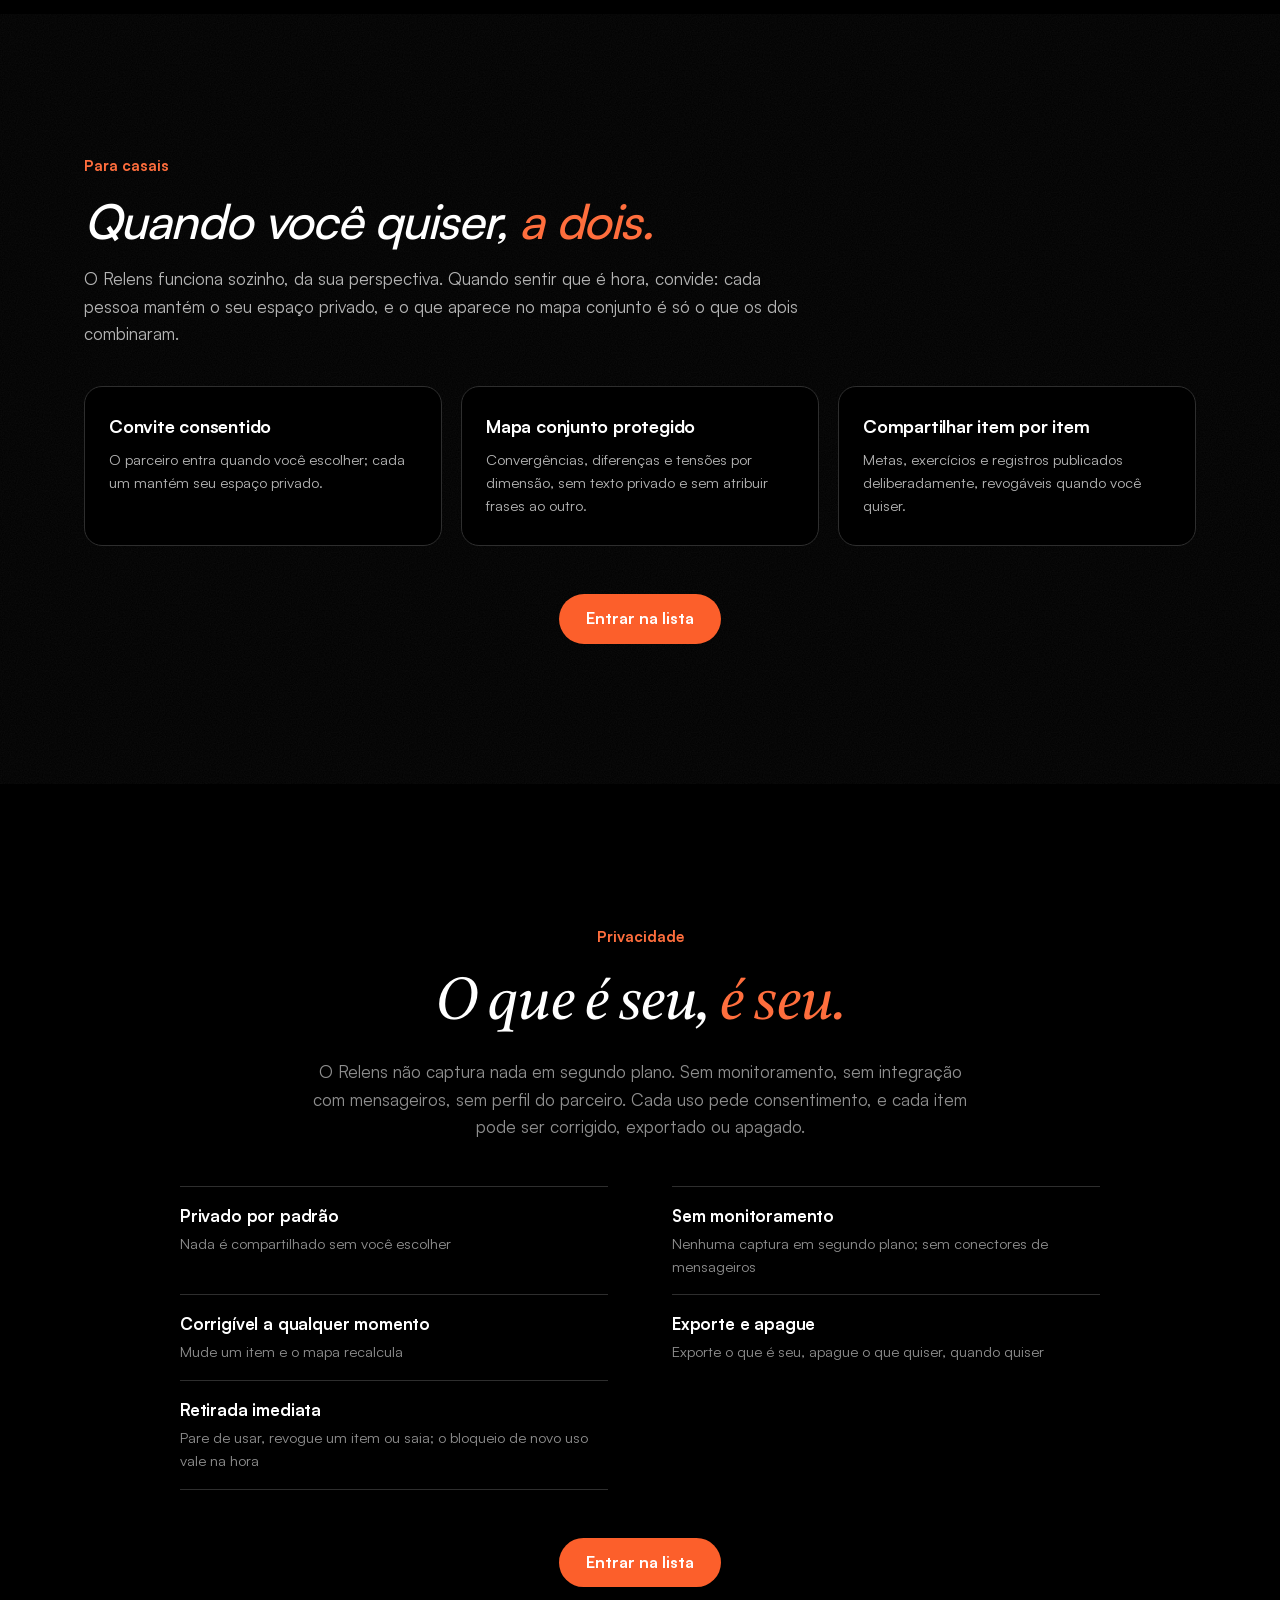
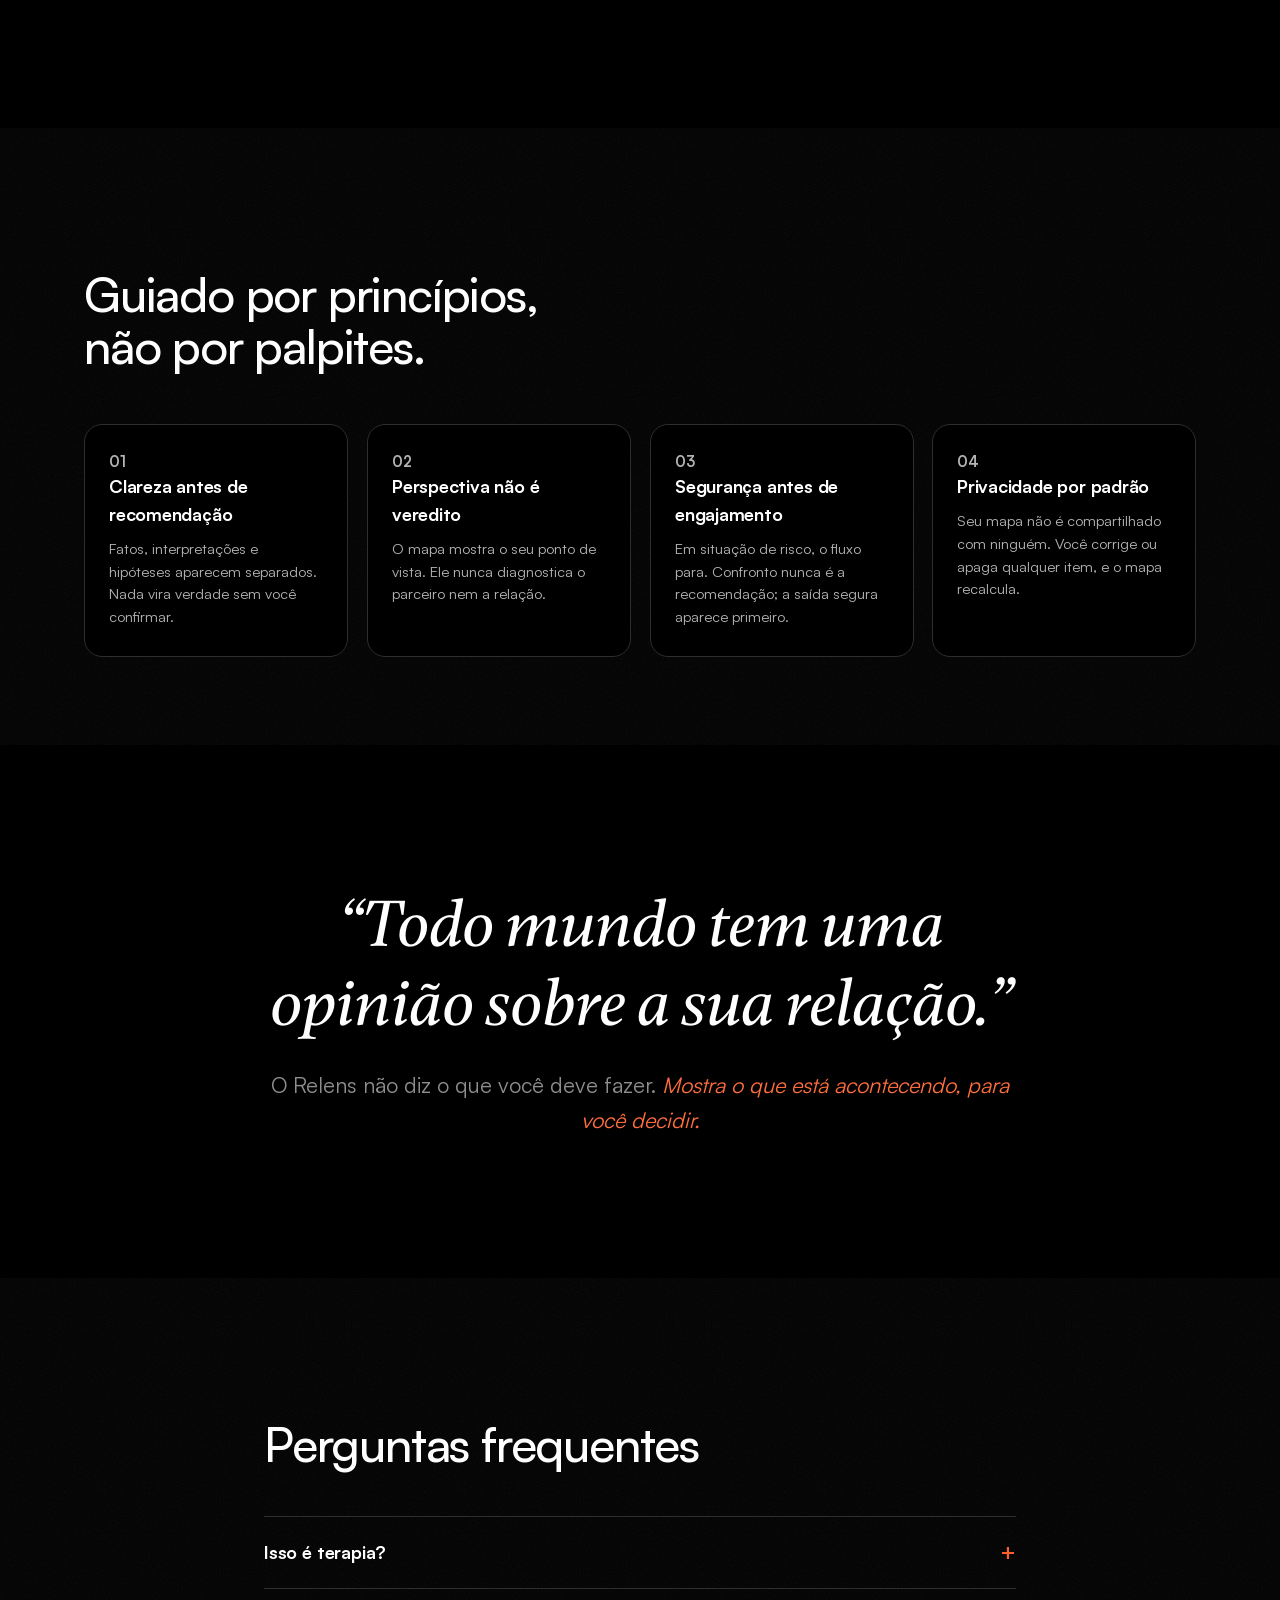
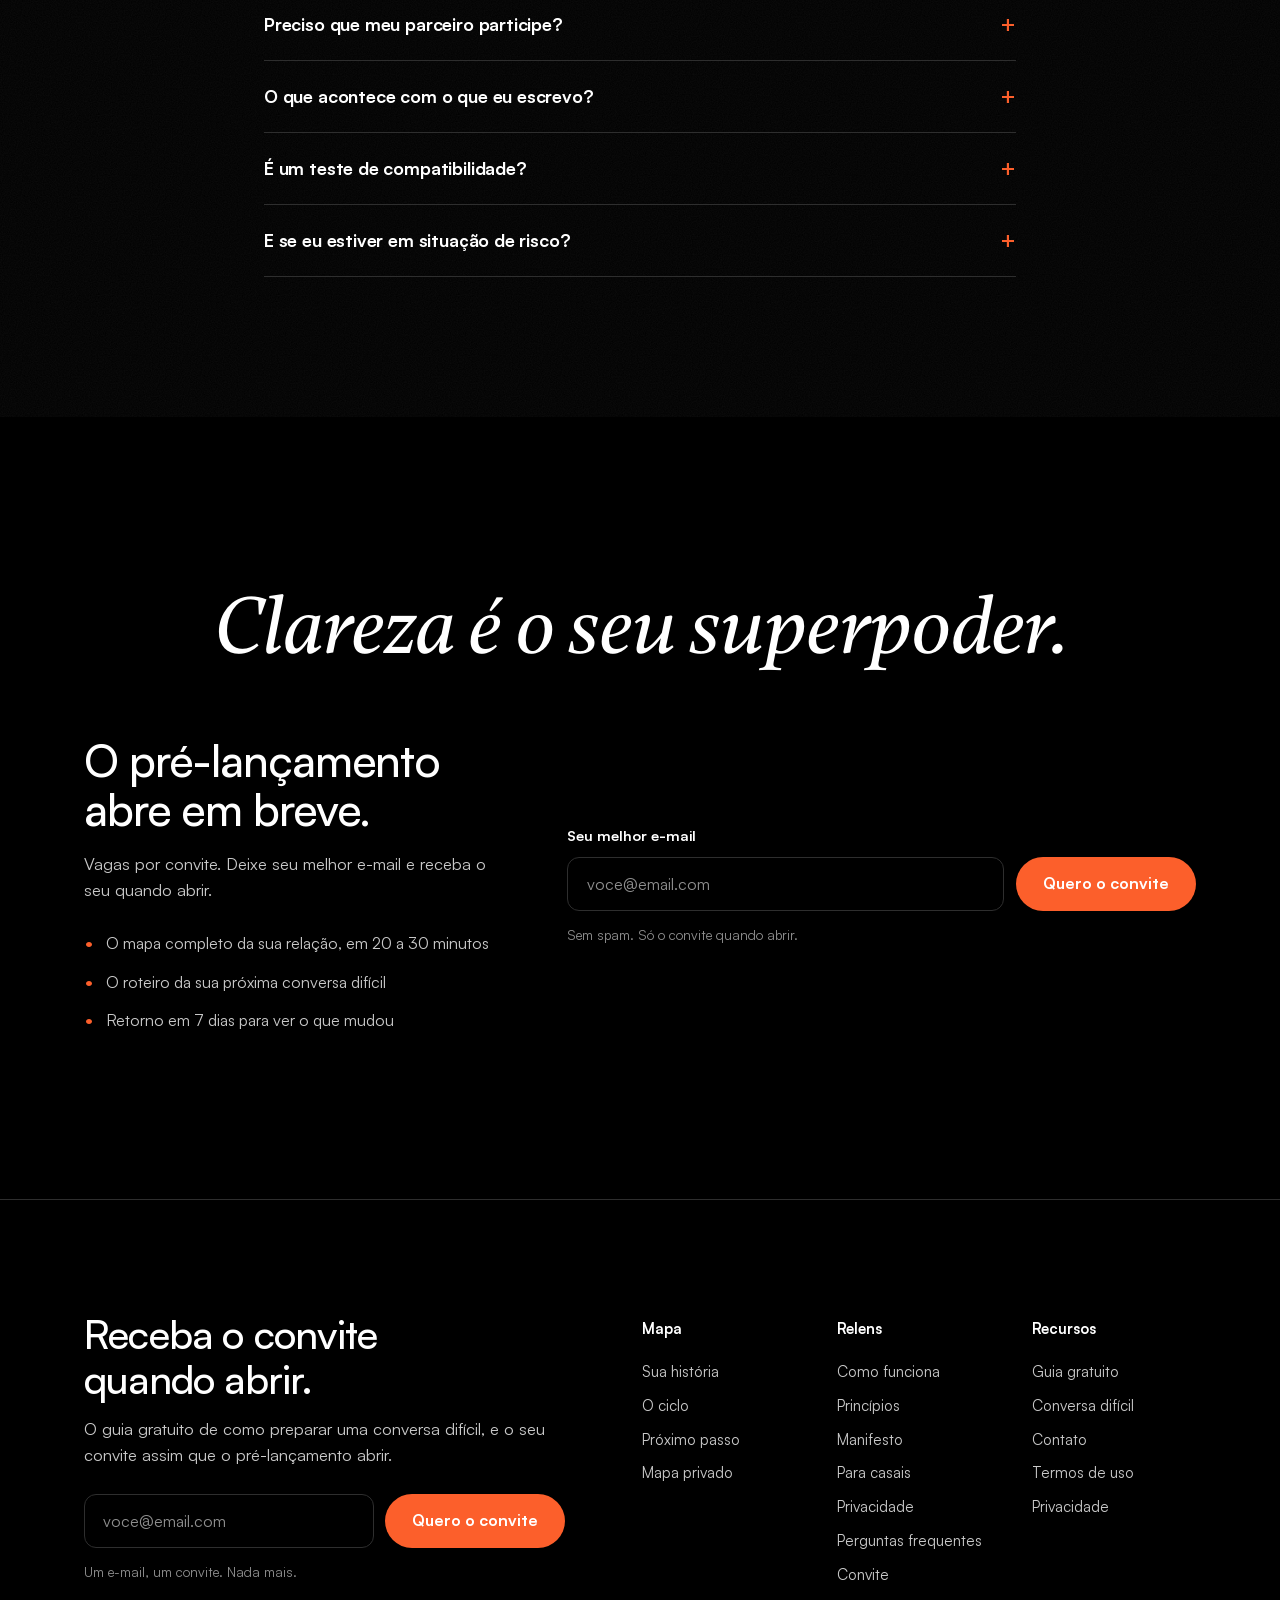
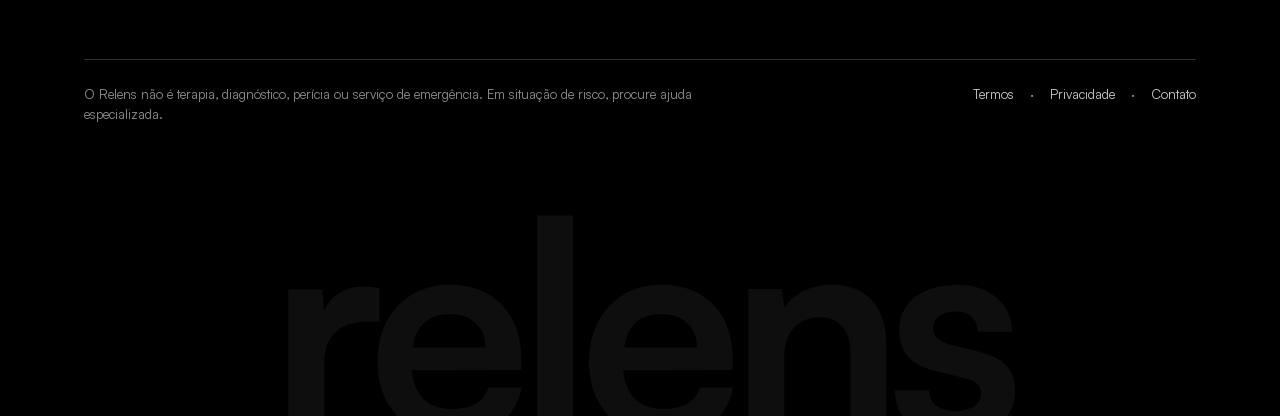
<file: landing-motion-v2/index.html>
<!--
CONTRATO DE DIREÇÃO - Relens landing v3 (Persuade)

THESIS: traduzir a homepage da Superpower (superpower.com) para o mundo do
Relens: cinema quente de verdade no hero, convicção de categoria, ritmo de
seções alternando claro/escuro e um footer que também vende. Nada de template
SaaS: a página inteira é uma composição.

OWN-WORLD (versao unificada): uma única página com alternância escuro/claro
no menu. Escuro (padrão): fundo #000 em todas as sessões. Claro: fundo #FFF
com texto escuro. Em ambos, a hero e a faixa announcements permanecem
pretas, integradas. Vermillon #FC5F2B como único acento. Satoshi
auto-hospedada, caixa baixa no wordmark. Vídeo editorial real no hero
(placeholder licenciado pela direção, substituir antes do lançamento).

STORY: quem chega depois de uma briga repetida entende em segundos que o
Relens é um mapa privado e corrigível: fato separado de interpretação, lacunas
explícitas, próximo passo escolhido por você. Sem terapia, sem veredito, sem
depender do parceiro.

STRUCTURE (espelho da Superpower, traduzida):
barra de aviso -> hero em vídeo com pilares -> statement -> como funciona
(head + 4 cards + palco escuro com o artefato interativo) -> membership
("O Relens inclui muito mais", checklist agrupada em quatro blocos com
subtítulos e CTA no fim) -> para casais (seção própria em linguagem de
convite, CTA no fim) -> privacidade (seção própria com controle e
exclusão, CTA no fim) -> princípios -> manifesto (uma linha grande com
acento vermillon + texto menor centralizado, sem imagem, fundo claro
separado dos princípios) -> perguntas -> convite mesclado ao statement final
("Clareza é o seu superpoder" + card de pré-lançamento logo abaixo).
Manifesto claro, perguntas em fundo escuro, convite/statement final em
fundo claro sem caixa -> footer branco com divisória superior (captura de
e-mail + vídeo do fundador + QR + colunas de páginas + legal).

V4 (landing-motion-v2): nomes descritivos na checklist, com Loreline e
Unloop somente no artefato interativo; roadmap completo sem rótulos;
CTA único ("Entrar na lista") no fim de cada bloco novo.

FORM: página estática única, mobile-first, PT-BR, CTA único de lista de
convite (mailto temporário), âncora sem número, manifesto no lugar de
depoimentos. Decisões pinadas pelo usuário em 2026-08-04.
-->
<!doctype html>
<html lang="pt-BR">
<head>
  <meta charset="utf-8">
  <meta name="viewport" content="width=device-width, initial-scale=1">
  <title>Relens · O mapa da sua relação</title>
  <meta name="description" content="Em 20 a 30 minutos, o Relens organiza o que aconteceu na sua relação, separa fato de interpretação e prepara a próxima conversa difícil. Sem terapia, sem nota, sem veredito.">
  <meta property="og:title" content="Relens · O mapa da sua relação">
  <meta property="og:description" content="Um mapa privado e corrigível para entender o que está acontecendo na sua relação e preparar a próxima conversa difícil.">
  <meta property="og:type" content="website">
  <meta property="og:image" content="images/relens-atmosphere.jpg">
  <link rel="icon" href="data:image/svg+xml,%3Csvg xmlns='http://www.w3.org/2000/svg' viewBox='0 0 64 64'%3E%3Crect width='64' height='64' rx='14' fill='%23FC5F2B'/%3E%3Ctext x='32' y='45' font-family='Arial,sans-serif' font-size='38' font-weight='700' text-anchor='middle' fill='%23181614'%3Er%3C/text%3E%3C/svg%3E">
  <script>
    /* Tema: escuro por padrao; escolha salva em localStorage */
    (function () {
      var theme = "dark";
      try {
        var saved = localStorage.getItem("rl-theme");
        if (saved === "dark" || saved === "light") theme = saved;
      } catch (e) {}
      document.documentElement.setAttribute("data-theme", theme);
      if (!window.matchMedia("(prefers-reduced-motion: reduce)").matches && "IntersectionObserver" in window) {
        document.documentElement.classList.add("motion-ready");
      }
    })();
  </script>
  <link rel="stylesheet" href="fonts/fonts.css">
  <link rel="stylesheet" href="styles.css?v=9">
</head>
<body>
  <a class="skip-link" href="#principal">Pular para o conteúdo</a>

  <header class="site-head" id="site-head">
    <div class="announce">
      <a class="announce-link" href="#convite" data-announce>
        <span class="announce-msg is-active">Pré-lançamento: as primeiras vagas do Relens serão por convite</span>
        <span class="announce-msg">Guia gratuito: como preparar uma conversa difícil</span>
        <span class="announce-msg">Sem terapia, sem nota, sem veredito. Um mapa</span>
        <span class="announce-arrow" aria-hidden="true">&rarr;</span>
      </a>
    </div>
    <nav class="nav" aria-label="Principal">
      <a class="wordmark" href="#topo" aria-label="Relens, início">relens</a>
      <div class="nav-links">
        <a href="#como-funciona">Como funciona</a>
        <a href="#principios">Princípios</a>
        <a href="#manifesto">Manifesto</a>
        <a href="#perguntas">Perguntas</a>
      </div>
      <button class="theme-toggle" type="button" aria-pressed="false">Claro</button>
      <a class="btn btn--solid btn--sm" href="#convite">Entrar na lista</a>
    </nav>
  </header>

  <main id="principal">

    <!-- HERO -->
    <section class="hero" id="topo" aria-labelledby="hero-titulo">
      <div class="hero-media" aria-hidden="true">
        <video class="hero-video" autoplay muted loop playsinline preload="auto"
               poster="media/hero-poster.jpg">
          <source src="media/sp-hero.mp4" type="video/mp4">
        </video>
        <div class="hero-scrim"></div>
      </div>

      <div class="hero-inner">
        <p class="hero-eyebrow">Pré-lançamento &middot; vagas por convite</p>
        <h1 id="hero-titulo"><span class="h-line">O mapa da sua relação.</span></h1>
        <p class="hero-lede">Em 20 a 30 minutos, você organiza o que aconteceu, separa fato de interpretação e prepara a próxima conversa difícil. Sem terapia, sem nota, sem precisar do parceiro.</p>
        <div class="hero-actions">
          <a class="btn btn--solid" href="#convite">Entrar na lista</a>
          <a class="hero-link" href="#como-funciona">Ver como funciona <span class="arrow" aria-hidden="true">&#8599;</span></a>
        </div>
        <ul class="hero-badges" aria-label="Compromissos do produto">
          <li>Uso individual</li>
          <li>Privado por padrão</li>
          <li>Corrigível a qualquer momento</li>
        </ul>
      </div>

      <ul class="pillars" aria-label="O que o Relens entrega">
        <li>
          <strong>Clareza</strong>
          <span>O padrão, não o veredito</span>
        </li>
        <li>
          <strong>Autonomia</strong>
          <span>O próximo passo é seu</span>
        </li>
        <li>
          <strong>Privacidade</strong>
          <span>Só você vê o seu mapa</span>
        </li>
      </ul>
    </section>

    <!-- STATEMENT -->
    <section class="intro">
      <div class="wrap">
        <p class="intro-line">Não é um teste. Não é uma nota. <span class="intro-accent">São os padrões.</span></p>
        <p class="intro-sub">O Relens organiza a sua perspectiva em evidências, hipóteses e lacunas, para você enxergar o padrão antes da próxima conversa.</p>
      </div>
    </section>

    <!-- COMO FUNCIONA -->
    <section class="hiw" id="como-funciona" aria-labelledby="hiw-titulo">
      <div class="wrap">
        <div class="hiw-head">
          <h2 id="hiw-titulo">Como funciona</h2>
          <p class="hiw-sub">Do relato ao próximo passo, em quatro movimentos.</p>
        </div>

        <div class="hiw-cards">
          <article class="hiw-card">
            <p class="hiw-card-num">01</p>
            <div class="hiw-card-shot" aria-hidden="true">
              <div class="mini-artifact mini-artifact--prompt">
                <p class="mini-meta">pergunta 3 de 7</p>
                <p class="mini-question">Como foi a última conversa difícil?</p>
                <p class="mini-input">Escreva ou fale, do seu jeito</p>
              </div>
            </div>
            <h3>Você conta</h3>
            <p>Texto ou voz, uma pergunta por vez, no seu ritmo. Sem julgamento.</p>
          </article>

          <article class="hiw-card">
            <p class="hiw-card-num">02</p>
            <div class="hiw-card-shot" aria-hidden="true">
              <div class="mini-artifact mini-artifact--loreline">
                <p class="mini-meta">Loreline</p>
                <ol class="mini-track">
                  <li><span>há 6 semanas</span><span>conversa adiada</span><span class="mini-tag">lacuna</span></li>
                  <li><span>há 3 semanas</span><span>&ldquo;você nunca me escuta&rdquo;</span><span class="mini-tag">fato</span></li>
                  <li><span>hoje</span><span>o padrão aparece</span><span class="mini-tag">hipótese</span></li>
                </ol>
              </div>
            </div>
            <h3>A Loreline organiza</h3>
            <p>O que foi dito, o que você interpretou e o que ainda é lacuna ficam separados.</p>
          </article>

          <article class="hiw-card">
            <p class="hiw-card-num">03</p>
            <div class="hiw-card-shot" aria-hidden="true">
              <div class="mini-artifact mini-artifact--unloop">
                <p class="mini-meta">Unloop</p>
                <ol class="mini-track">
                  <li><span class="mini-step">01</span><span>o corpo aperta</span><span class="mini-tag">gatilho</span></li>
                  <li><span class="mini-step">02</span><span>a resposta sai antes</span><span class="mini-tag">reação</span></li>
                  <li><span class="mini-step">03</span><span>a conversa morre</span><span class="mini-tag">resposta</span></li>
                  <li><span class="mini-step">04</span><span>volta mais forte</span><span class="mini-tag">reforço</span></li>
                </ol>
                <p class="mini-exit"><span class="mini-tag">saída</span><span>nomear o gatilho antes da reação</span></p>
              </div>
            </div>
            <h3>O Unloop desenha o ciclo</h3>
            <p>Gatilho, reação, resposta e reforço aparecem. E o lugar onde dá para sair.</p>
          </article>

          <article class="hiw-card">
            <p class="hiw-card-num">04</p>
            <div class="hiw-card-shot" aria-hidden="true">
              <div class="mini-artifact mini-artifact--next">
                <p class="mini-meta">próximo passo</p>
                <p class="mini-topic">tema: planos de fim de semana</p>
                <p class="mini-choices">conversar &middot; observar &middot; adiar</p>
              </div>
            </div>
            <h3>Você decide</h3>
            <p>Conversar, observar ou adiar. O próximo passo é escolhido por você.</p>
          </article>
        </div>

        <div class="hiw-stage">
          <div class="hiw-steps" role="tablist" aria-label="Etapas" data-lenis-prevent>
            <button class="hiw-step is-active" role="tab" id="hiw-t1" aria-controls="hiw-p1" aria-selected="true" data-step="0">
              <span class="hiw-num">01</span>
              <span class="hiw-step-body"><strong>Você conta</strong></span>
            </button>
            <button class="hiw-step" role="tab" id="hiw-t2" aria-controls="hiw-p2" aria-selected="false" data-step="1">
              <span class="hiw-num">02</span>
              <span class="hiw-step-body"><strong>A Loreline organiza</strong></span>
            </button>
            <button class="hiw-step" role="tab" id="hiw-t3" aria-controls="hiw-p3" aria-selected="false" data-step="2">
              <span class="hiw-num">03</span>
              <span class="hiw-step-body"><strong>O Unloop desenha o ciclo</strong></span>
            </button>
            <button class="hiw-step" role="tab" id="hiw-t4" aria-controls="hiw-p4" aria-selected="false" data-step="3">
              <span class="hiw-num">04</span>
              <span class="hiw-step-body"><strong>Você decide</strong></span>
            </button>
          </div>

          <div class="hiw-stage-panels">
            <div class="hiw-panel" role="tabpanel" id="hiw-p1" aria-labelledby="hiw-t1">
              <div class="artifact artifact--prompt">
                <p class="artifact-meta">pergunta 3 de 7</p>
                <p class="artifact-question">Como foi a última conversa difícil?</p>
                <p class="artifact-input">Escreva ou fale, do seu jeito</p>
                <p class="artifact-hint">Sem pressa. Você pode pausar e voltar depois.</p>
              </div>
            </div>
            <div class="hiw-panel" role="tabpanel" id="hiw-p2" aria-labelledby="hiw-t2" hidden>
              <div class="artifact artifact--loreline">
                <p class="artifact-meta">Loreline</p>
                <ol class="artifact-track">
                  <li><span class="a-date">há 6 semanas</span><span class="a-text">conversa sobre planos foi adiada</span><span class="a-tag">lacuna</span></li>
                  <li><span class="a-date">há 3 semanas</span><span class="a-text">&ldquo;você nunca me escuta&rdquo; foi dito</span><span class="a-tag">fato</span></li>
                  <li><span class="a-date">há 3 semanas</span><span class="a-text">você ouviu isso como rejeição</span><span class="a-tag">interpretação</span></li>
                  <li><span class="a-date">hoje</span><span class="a-text">o padrão aparece</span><span class="a-tag">hipótese</span></li>
                </ol>
              </div>
            </div>
            <div class="hiw-panel" role="tabpanel" id="hiw-p3" aria-labelledby="hiw-t3" hidden>
              <div class="artifact artifact--unloop">
                <p class="artifact-meta">Unloop</p>
                <ol class="artifact-track">
                  <li><span class="a-date">01</span><span class="a-text">algo é dito e o corpo aperta</span><span class="a-tag">gatilho</span></li>
                  <li><span class="a-date">02</span><span class="a-text">a resposta sai antes de pensar</span><span class="a-tag">reação</span></li>
                  <li><span class="a-date">03</span><span class="a-text">o outro se fecha, a conversa morre</span><span class="a-tag">resposta</span></li>
                  <li><span class="a-date">04</span><span class="a-text">o mesmo ciclo volta mais forte</span><span class="a-tag">reforço</span></li>
                </ol>
                <p class="artifact-exit"><span class="a-tag">saída</span><span>nomear o gatilho antes da reação</span></p>
              </div>
            </div>
            <div class="hiw-panel" role="tabpanel" id="hiw-p4" aria-labelledby="hiw-t4" hidden>
              <div class="artifact artifact--next">
                <p class="artifact-meta">próximo passo</p>
                <p class="artifact-topic">tema: planos de fim de semana</p>
                <ul class="artifact-choices">
                  <li>conversar</li>
                  <li>observar</li>
                  <li>adiar</li>
                </ul>
                <p class="artifact-hint">A escolha é sua. Nada é cobrado depois.</p>
              </div>
            </div>
            <p class="hiw-note">Fragmentos ilustrativos. Nenhum dado real é exibido nesta página.</p>
          </div>
        </div>
      </div>
    </section>

    <!-- O RELENS INCLUI MUITO MAIS -->
    <section class="membership" aria-labelledby="mem-titulo">
      <div class="wrap">
        <p class="membership-intro">O Relens inclui muito mais.</p>
        <h2 id="mem-titulo" class="membership-line"><span class="h-line">O que uma noite alcança <span>é só o começo.</span></span></h2>
        <p class="membership-sub">Do primeiro relato ao próximo retorno: tudo o que o mapa faz.</p>

        <div class="membership-group">
          <h3 class="membership-group-title">O mapa</h3>
          <div class="membership-list membership-list--cols">
            <div class="membership-row">
              <span class="membership-label">Mapa completo da relação</span>
              <span class="membership-desc">Fatos, interpretações, hipóteses e lacunas, separados por camada</span>
            </div>
            <div class="membership-row">
              <span class="membership-label">O ciclo que se repete</span>
              <span class="membership-desc">Gatilho, reação, resposta e reforço, com o ponto de saída marcado</span>
            </div>
            <div class="membership-row">
              <span class="membership-label">Sua história em ordem</span>
              <span class="membership-desc">O contexto acumulado, na ordem em que aconteceu</span>
            </div>
            <div class="membership-row">
              <span class="membership-label">Incerteza sem disfarce</span>
              <span class="membership-desc">O mapa mostra o que você sabe, o que supõe e o que ainda falta descobrir</span>
            </div>
            <div class="membership-row">
              <span class="membership-label">Toda conclusão com origem</span>
              <span class="membership-desc">Cada ideia mostra de onde veio e pode ser corrigida</span>
            </div>
            <div class="membership-row">
              <span class="membership-label">Sem nota, sem veredito</span>
              <span class="membership-desc">Nenhum julgamento sobre a relação</span>
            </div>
          </div>
        </div>

        <div class="membership-group">
          <h3 class="membership-group-title">Memória e retorno</h3>
          <div class="membership-list membership-list--cols">
            <div class="membership-row">
              <span class="membership-label">Retorno em 7 dias</span>
              <span class="membership-desc">Veja o que mudou depois da conversa</span>
            </div>
            <div class="membership-row">
              <span class="membership-label">Diário privado</span>
              <span class="membership-desc">Registre o intervalo entre uma conversa e outra; cada entrada pode ser apagada</span>
            </div>
            <div class="membership-row">
              <span class="membership-label">Objetivos e check-ins</span>
              <span class="membership-desc">Escolha o que observar; os lembretes aparecem só quando você pede</span>
            </div>
            <div class="membership-row">
              <span class="membership-label">Relatório do seu padrão</span>
              <span class="membership-desc">Uma leitura periódica do que mudou, sem nota e sem veredito</span>
            </div>
          </div>
        </div>

        <div class="membership-group">
          <h3 class="membership-group-title">A próxima conversa</h3>
          <div class="membership-list membership-list--cols">
            <div class="membership-row">
              <span class="membership-label">Perguntas em texto ou voz</span>
              <span class="membership-desc">Uma pergunta por vez, no seu ritmo</span>
            </div>
            <div class="membership-row">
              <span class="membership-label">Guias de conversa difícil</span>
              <span class="membership-desc">Roteiros para os temas que sempre travam</span>
            </div>
            <div class="membership-row">
              <span class="membership-label">Roteiro de conversa</span>
              <span class="membership-desc">O próximo passo, escrito por você</span>
            </div>
            <div class="membership-row">
              <span class="membership-label">Trechos que você escolhe</span>
              <span class="membership-desc">Cole só o que importa; o resto da conversa não entra</span>
            </div>
            <div class="membership-row">
              <span class="membership-label">Recortes temporários</span>
              <span class="membership-desc">Envie o screenshot do momento; ele expira quando a análise termina</span>
            </div>
            <div class="membership-row">
              <span class="membership-label">Redação assistida</span>
              <span class="membership-desc">Escreva a conversa difícil com ajuda, sem envio automático</span>
            </div>
          </div>
        </div>

        <div class="membership-group">
          <h3 class="membership-group-title">Aprofundar no seu ritmo</h3>
          <div class="membership-list membership-list--cols">
            <div class="membership-row">
              <span class="membership-label">Programas guiados</span>
              <span class="membership-desc">Caminhos passo a passo para temas que pedem mais de uma conversa</span>
            </div>
            <div class="membership-row">
              <span class="membership-label">Biblioteca com fonte</span>
              <span class="membership-desc">Exercícios e conteúdos com origem declarada</span>
            </div>
            <div class="membership-row">
              <span class="membership-label">Desafios e áudios</span>
              <span class="membership-desc">Práticas e vozes para momentos específicos</span>
            </div>
            <div class="membership-row">
              <span class="membership-label">Lentes opcionais</span>
              <span class="membership-desc">Reflexões complementares, opt-in e separadas do núcleo</span>
            </div>
            <div class="membership-row">
              <span class="membership-label">Offline e sincronização</span>
              <span class="membership-desc">Registre no momento, sincronize quando voltar</span>
            </div>
          </div>
        </div>

        <div class="block-cta">
          <a class="btn btn--solid" href="#convite">Entrar na lista</a>
        </div>
      </div>
    </section>

    <!-- PARA CASAIS -->
    <section class="couple" id="casal" aria-labelledby="casal-titulo">
      <div class="wrap">
        <p class="section-eyebrow">Para casais</p>
        <h2 id="casal-titulo" class="couple-line"><span class="h-line">Quando você quiser, <span>a dois.</span></span></h2>
        <p class="couple-lede">O Relens funciona sozinho, da sua perspectiva. Quando sentir que é hora, convide: cada pessoa mantém o seu espaço privado, e o que aparece no mapa conjunto é só o que os dois combinaram.</p>
        <div class="couple-grid">
          <article class="couple-card">
            <h3>Convite consentido</h3>
            <p>O parceiro entra quando você escolher; cada um mantém seu espaço privado.</p>
          </article>
          <article class="couple-card">
            <h3>Mapa conjunto protegido</h3>
            <p>Convergências, diferenças e tensões por dimensão, sem texto privado e sem atribuir frases ao outro.</p>
          </article>
          <article class="couple-card">
            <h3>Compartilhar item por item</h3>
            <p>Metas, exercícios e registros publicados deliberadamente, revogáveis quando você quiser.</p>
          </article>
        </div>
        <div class="block-cta">
          <a class="btn btn--solid" href="#convite">Entrar na lista</a>
        </div>
      </div>
    </section>

    <!-- PRIVACIDADE -->
    <section class="privacy" id="privacidade" aria-labelledby="priv-titulo">
      <div class="wrap">
        <p class="section-eyebrow">Privacidade</p>
        <h2 id="priv-titulo" class="privacy-line"><span class="h-line">O que é seu, <span>é seu.</span></span></h2>
        <p class="privacy-lede">O Relens não captura nada em segundo plano. Sem monitoramento, sem integração com mensageiros, sem perfil do parceiro. Cada uso pede consentimento, e cada item pode ser corrigido, exportado ou apagado.</p>
        <div class="membership-list membership-list--cols">
          <div class="membership-row">
            <span class="membership-label">Privado por padrão</span>
            <span class="membership-desc">Nada é compartilhado sem você escolher</span>
          </div>
          <div class="membership-row">
            <span class="membership-label">Sem monitoramento</span>
            <span class="membership-desc">Nenhuma captura em segundo plano; sem conectores de mensageiros</span>
          </div>
          <div class="membership-row">
            <span class="membership-label">Corrigível a qualquer momento</span>
            <span class="membership-desc">Mude um item e o mapa recalcula</span>
          </div>
          <div class="membership-row">
            <span class="membership-label">Exporte e apague</span>
            <span class="membership-desc">Exporte o que é seu, apague o que quiser, quando quiser</span>
          </div>
          <div class="membership-row">
            <span class="membership-label">Retirada imediata</span>
            <span class="membership-desc">Pare de usar, revogue um item ou saia; o bloqueio de novo uso vale na hora</span>
          </div>
        </div>
        <div class="block-cta">
          <a class="btn btn--solid" href="#convite">Entrar na lista</a>
        </div>
      </div>
    </section>

    <!-- PRINCÍPIOS -->
    <section class="principles" id="principios" aria-labelledby="prin-titulo">
      <div class="wrap">
        <h2 id="prin-titulo">Guiado por princípios, não por palpites.</h2>
        <div class="principles-grid">
          <article class="principle">
            <p class="principle-num">01</p>
            <h3>Clareza antes de recomendação</h3>
            <p>Fatos, interpretações e hipóteses aparecem separados. Nada vira verdade sem você confirmar.</p>
          </article>
          <article class="principle">
            <p class="principle-num">02</p>
            <h3>Perspectiva não é veredito</h3>
            <p>O mapa mostra o seu ponto de vista. Ele nunca diagnostica o parceiro nem a relação.</p>
          </article>
          <article class="principle">
            <p class="principle-num">03</p>
            <h3>Segurança antes de engajamento</h3>
            <p>Em situação de risco, o fluxo para. Confronto nunca é a recomendação; a saída segura aparece primeiro.</p>
          </article>
          <article class="principle">
            <p class="principle-num">04</p>
            <h3>Privacidade por padrão</h3>
            <p>Seu mapa não é compartilhado com ninguém. Você corrige ou apaga qualquer item, e o mapa recalcula.</p>
          </article>
        </div>
      </div>
    </section>

    <!-- MANIFESTO (fundo claro, separado dos princípios) -->
    <section class="manifesto" id="manifesto" aria-labelledby="mani-titulo">
      <div class="wrap">
        <h2 id="mani-titulo" class="visually-hidden">Manifesto</h2>
        <p class="mani-line"><span class="h-line">&ldquo;Todo mundo tem uma opinião <span>sobre a sua relação.</span>&rdquo;</span></p>
        <p class="mani-sub">O Relens não diz o que você deve fazer. <span class="mani-sub--accent">Mostra o que está acontecendo, para você decidir.</span></p>
      </div>
    </section>

    <!-- PERGUNTAS -->
    <section class="faq" id="perguntas" aria-labelledby="faq-titulo">
      <div class="wrap wrap--narrow">
        <h2 id="faq-titulo">Perguntas frequentes</h2>
        <div class="faq-list">
          <details>
            <summary>Isso é terapia?</summary>
            <p>Não. O Relens organiza a sua perspectiva em um mapa: fatos, interpretações, hipóteses e lacunas. Ele não substitui acompanhamento profissional e nunca emite um veredito sobre a relação.</p>
          </details>
          <details>
            <summary>Preciso que meu parceiro participe?</summary>
            <p>Não. O uso é individual e a primeira conversa difícil pode ser preparada sozinho. O parceiro só entra se você escolher, e cada pessoa mantém o seu espaço privado.</p>
          </details>
          <details>
            <summary>O que acontece com o que eu escrevo?</summary>
            <p>Você controla: corrige, exporta ou apaga. Nada é compartilhado por padrão, e toda conclusão mostra de onde veio para poder ser revisada.</p>
          </details>
          <details>
            <summary>É um teste de compatibilidade?</summary>
            <p>Não. Não existe nota. O mapa mostra padrões, evidências e lacunas a partir da sua perspectiva, sem classificar a relação como boa ou ruim.</p>
          </details>
          <details>
            <summary>E se eu estiver em situação de risco?</summary>
            <p>Segurança vem primeiro. O fluxo é interrompido, confronto nunca é recomendado e você vê rotas apropriadas de ajuda. O Relens não pede continuidade em cenário de risco.</p>
          </details>
        </div>
      </div>
    </section>

    <!-- CONVITE + STATEMENT FINAL -->
    <section class="closing" id="convite" aria-labelledby="closing-titulo">
      <div class="wrap">
        <h2 id="closing-titulo" class="closing-line"><span class="h-line">Clareza é o seu <span>superpoder.</span></span></h2>
        <div class="invite-card">
          <div class="invite-copy">
            <h2 id="invite-titulo">O pré-lançamento abre em breve.</h2>
            <p>Vagas por convite. Deixe seu melhor e-mail e receba o seu quando abrir.</p>
            <ul class="invite-list">
              <li>O mapa completo da sua relação, em 20 a 30 minutos</li>
              <li>O roteiro da sua próxima conversa difícil</li>
              <li>Retorno em 7 dias para ver o que mudou</li>
            </ul>
          </div>
          <form class="invite-form js-email-form" data-kind="convite" novalidate>
            <label for="invite-email">Seu melhor e-mail</label>
            <div class="invite-row">
              <input type="email" id="invite-email" name="email" placeholder="voce@email.com" required autocomplete="email">
              <button class="btn btn--solid" type="submit">Quero o convite</button>
            </div>
            <p class="form-status" role="status">Sem spam. Só o convite quando abrir.</p>
          </form>
        </div>
      </div>
    </section>
  </main>

  <footer class="footer footer--light">
    <div class="wrap">
      <div class="footer-main">
        <div class="footer-lead">
          <h2 class="footer-lead-title">Receba o convite quando abrir.</h2>
          <p class="footer-lead-sub">O guia gratuito de como preparar uma conversa difícil, e o seu convite assim que o pré-lançamento abrir.</p>
          <form class="footer-form js-email-form" data-kind="convite" novalidate>
            <label for="footer-email" class="visually-hidden">Seu e-mail</label>
            <div class="invite-row">
              <input type="email" id="footer-email" name="email" placeholder="voce@email.com" required autocomplete="email">
              <button class="btn btn--solid" type="submit">Quero o convite</button>
            </div>
            <p class="form-status" role="status">Um e-mail, um convite. Nada mais.</p>
          </form>

        </div>

        <nav class="footer-cols" aria-label="Rodapé">
          <div class="footer-col">
            <h3>Mapa</h3>
            <a href="#como-funciona">Sua história</a>
            <a href="#como-funciona">O ciclo</a>
            <a href="#como-funciona">Próximo passo</a>
            <a href="#como-funciona">Mapa privado</a>
          </div>
          <div class="footer-col">
            <h3>Relens</h3>
            <a href="#como-funciona">Como funciona</a>
            <a href="#principios">Princípios</a>
            <a href="#manifesto">Manifesto</a>
            <a href="#casal">Para casais</a>
            <a href="#privacidade">Privacidade</a>
            <a href="#perguntas">Perguntas frequentes</a>
            <a href="#convite">Convite</a>
          </div>
          <div class="footer-col">
            <h3>Recursos</h3>
            <a href="#convite">Guia gratuito</a>
            <a href="#perguntas">Conversa difícil</a>
            <a href="mailto:ola@relens.com.br">Contato</a>
            <a href="termos.html">Termos de uso</a>
            <a href="privacidade.html">Privacidade</a>
          </div>
        </nav>
      </div>

      <div class="footer-legal">
        <p>O Relens não é terapia, diagnóstico, perícia ou serviço de emergência. Em situação de risco, procure ajuda especializada.</p>
        <p class="footer-legal-links"><a href="termos.html">Termos</a> &middot; <a href="privacidade.html">Privacidade</a> &middot; <a href="mailto:ola@relens.com.br">Contato</a></p>
      </div>
    </div>
    <p class="footer-wordmark" aria-hidden="true">relens</p>
  </footer>

  <script src="js/lenis.min.js"></script>
  <script src="app.js?v=7"></script>
</body>
</html>
</file>
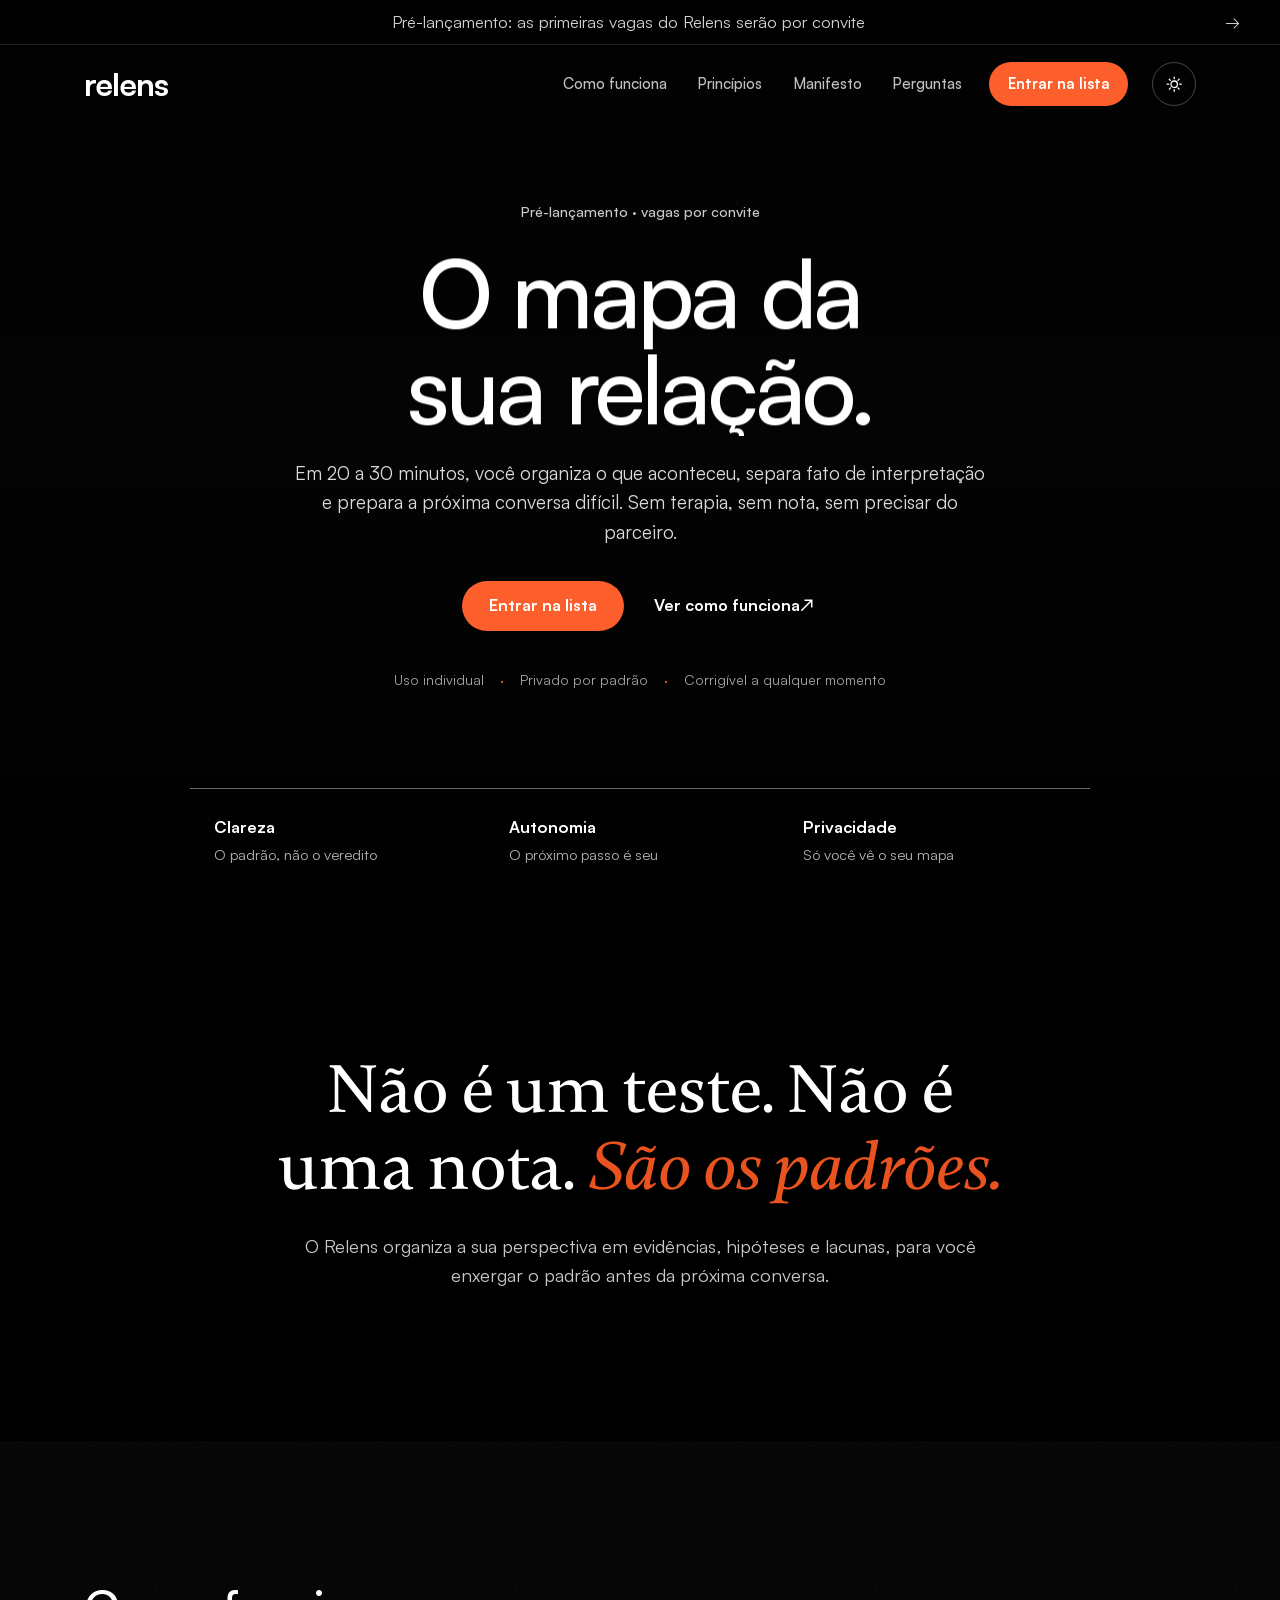
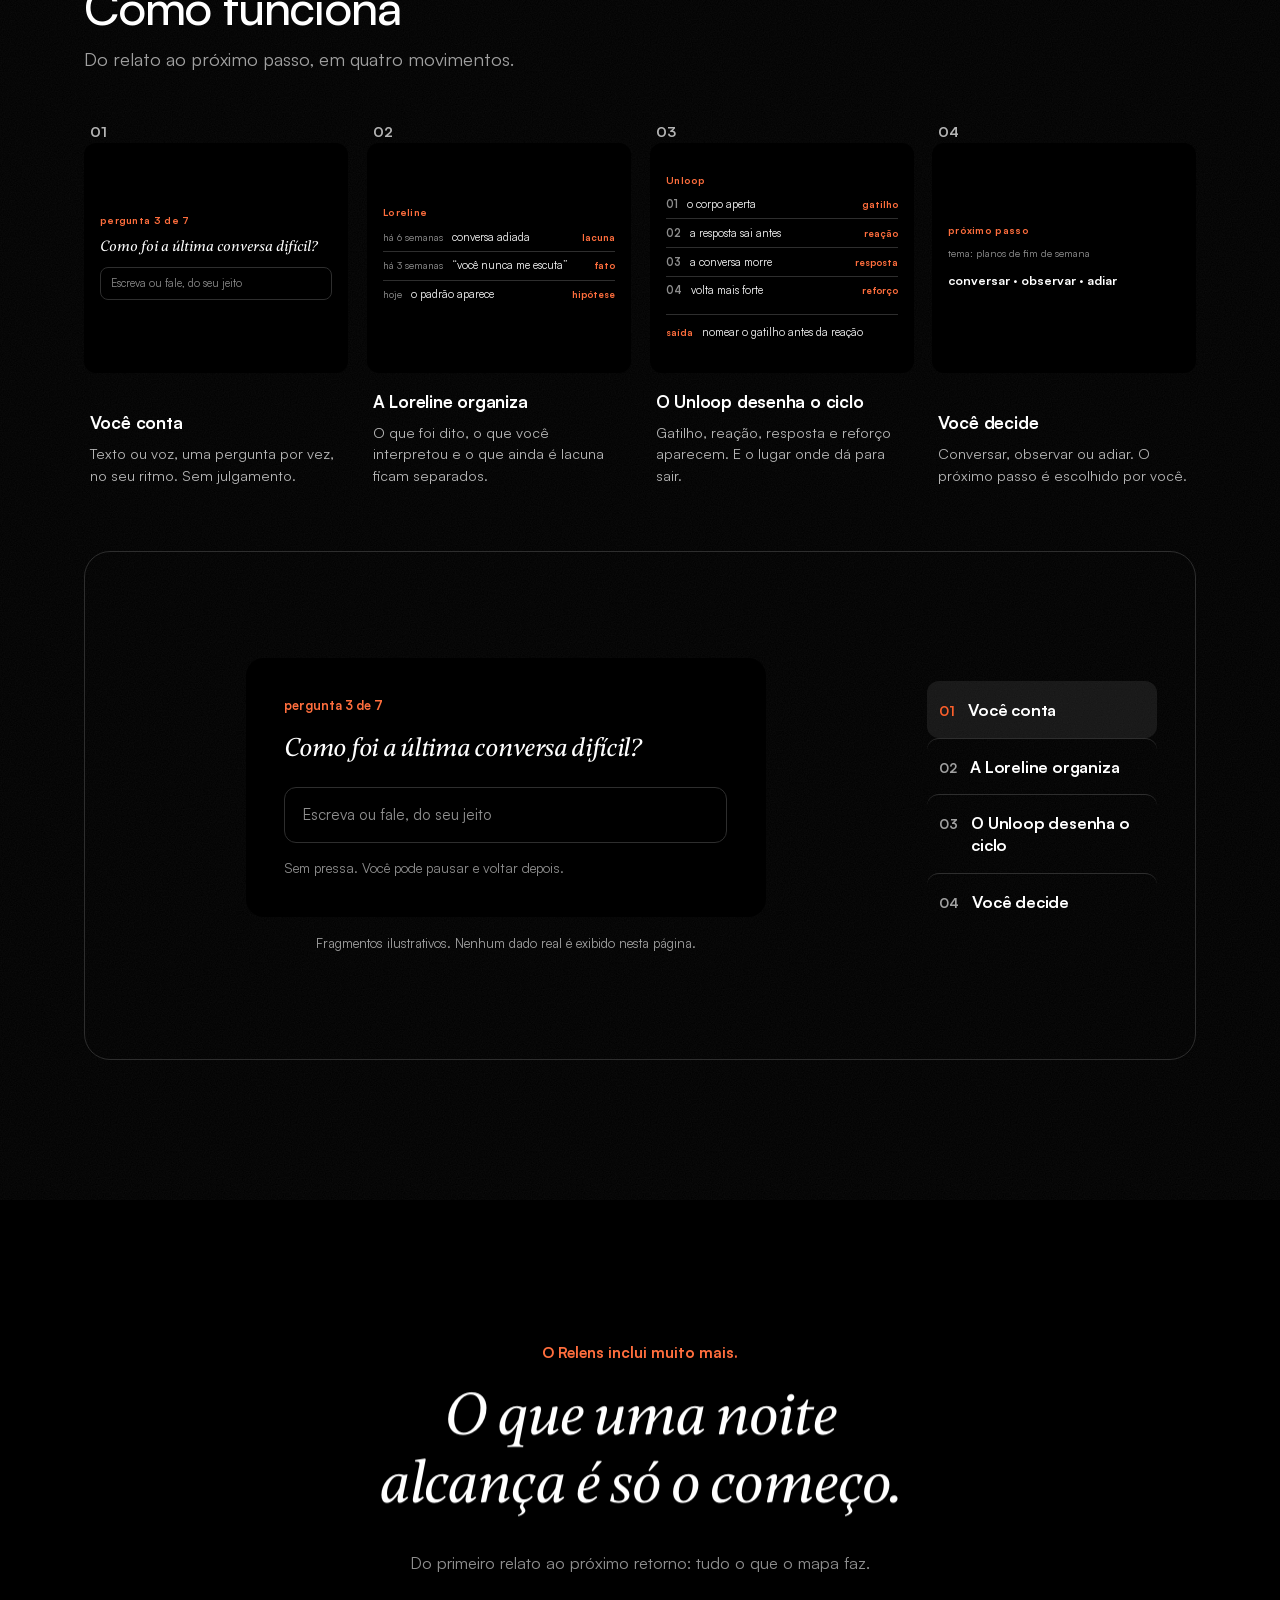
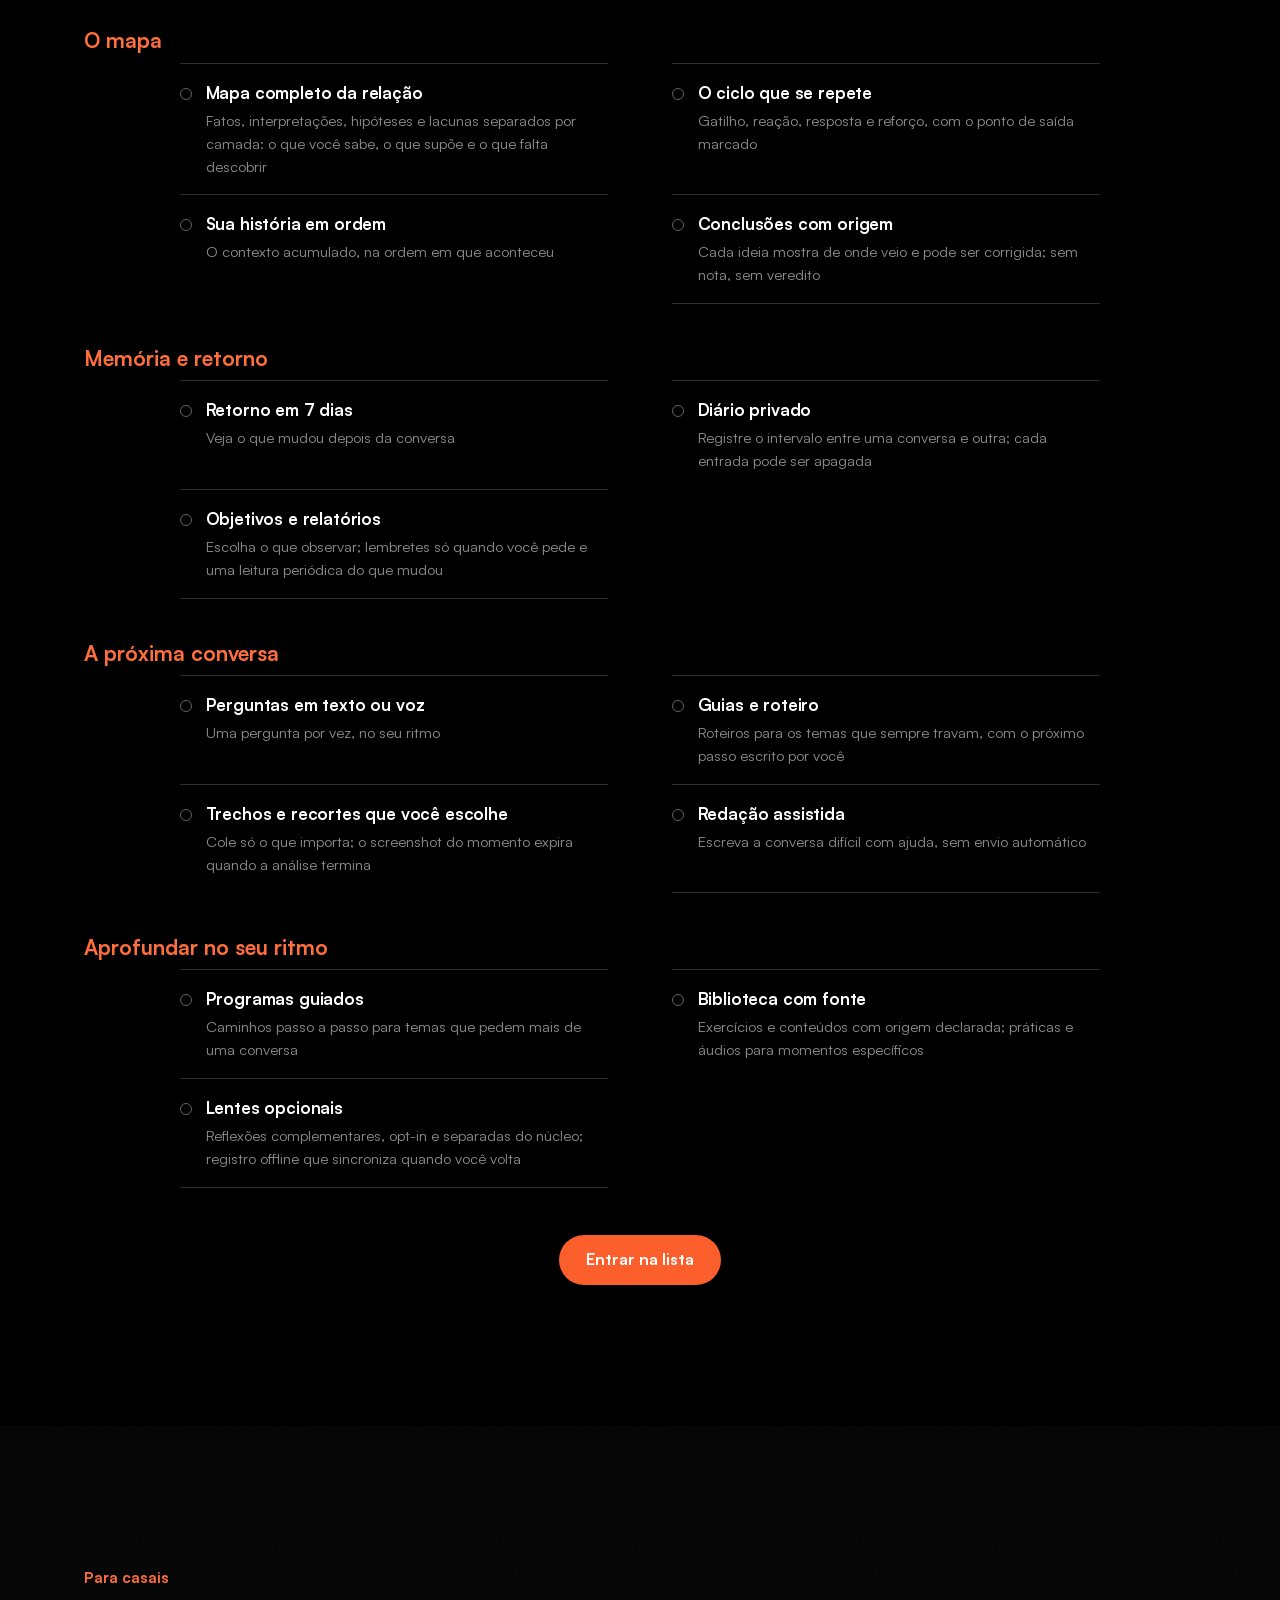
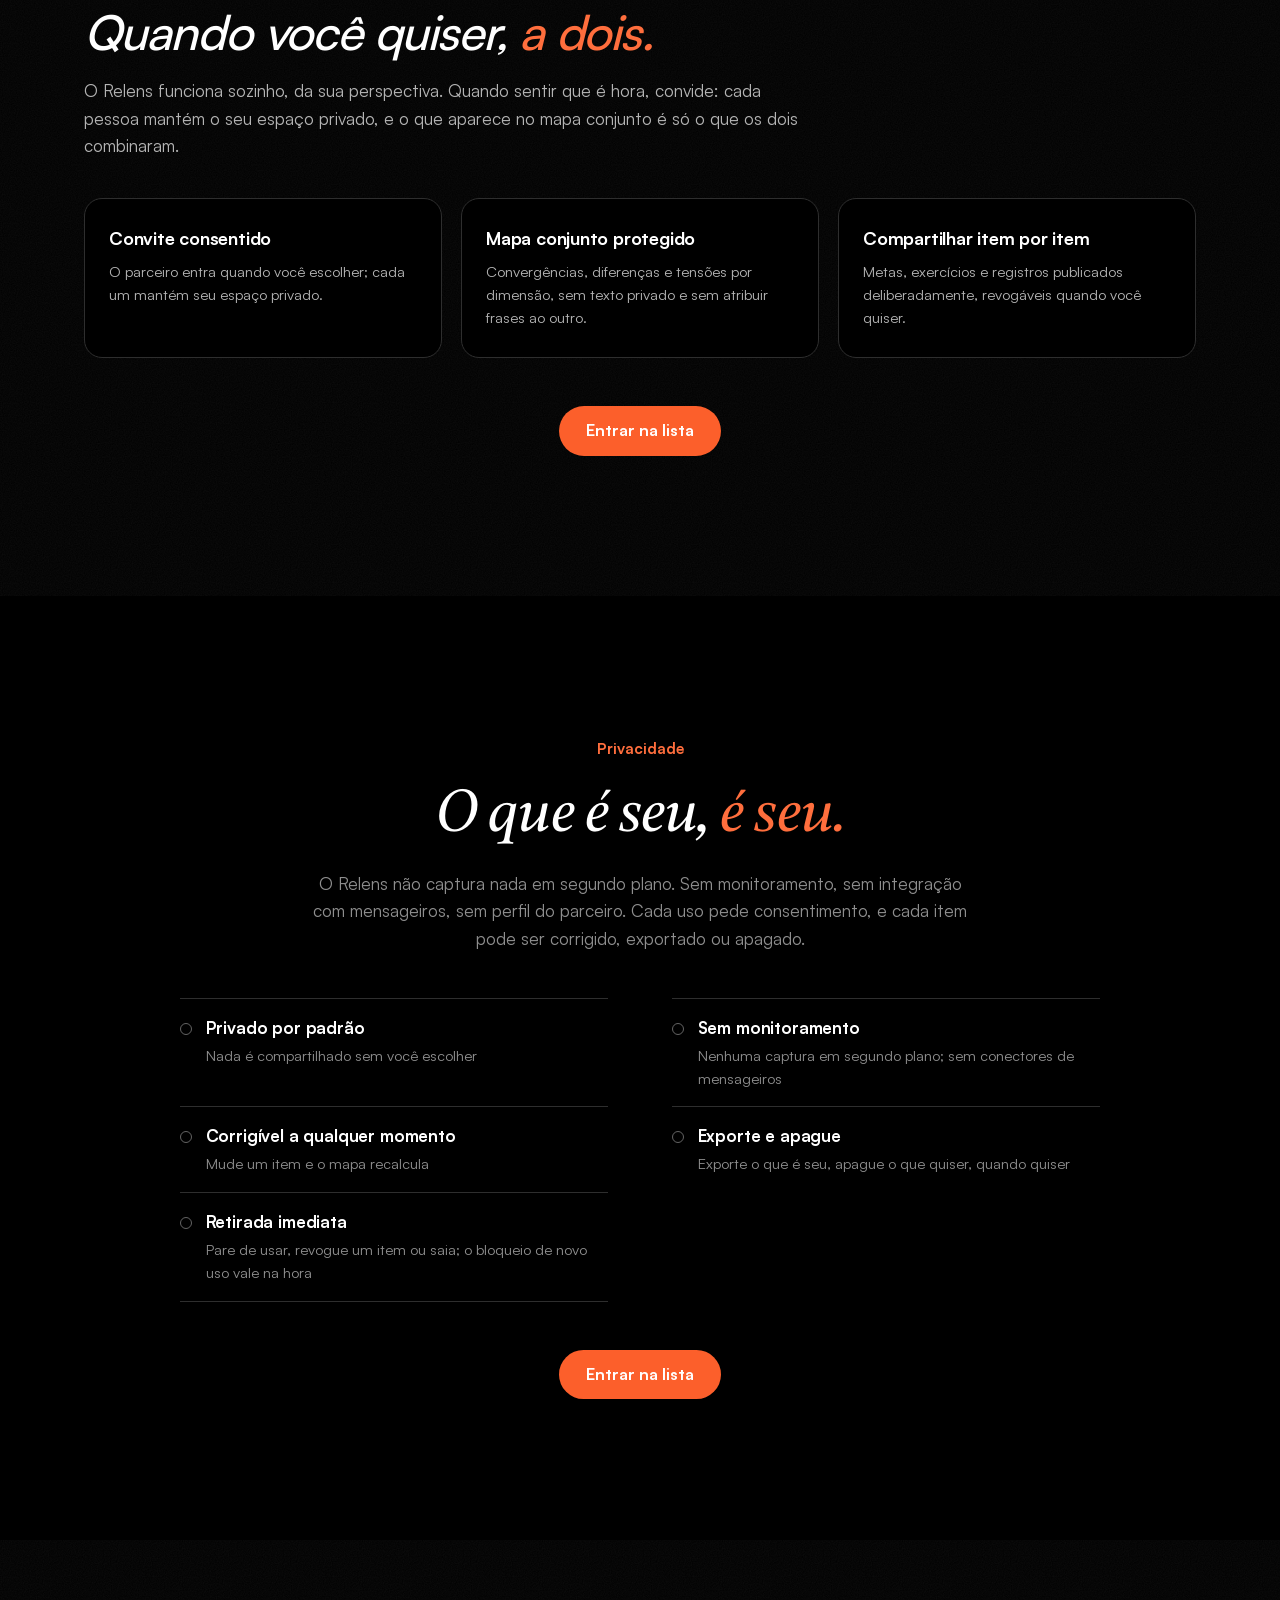
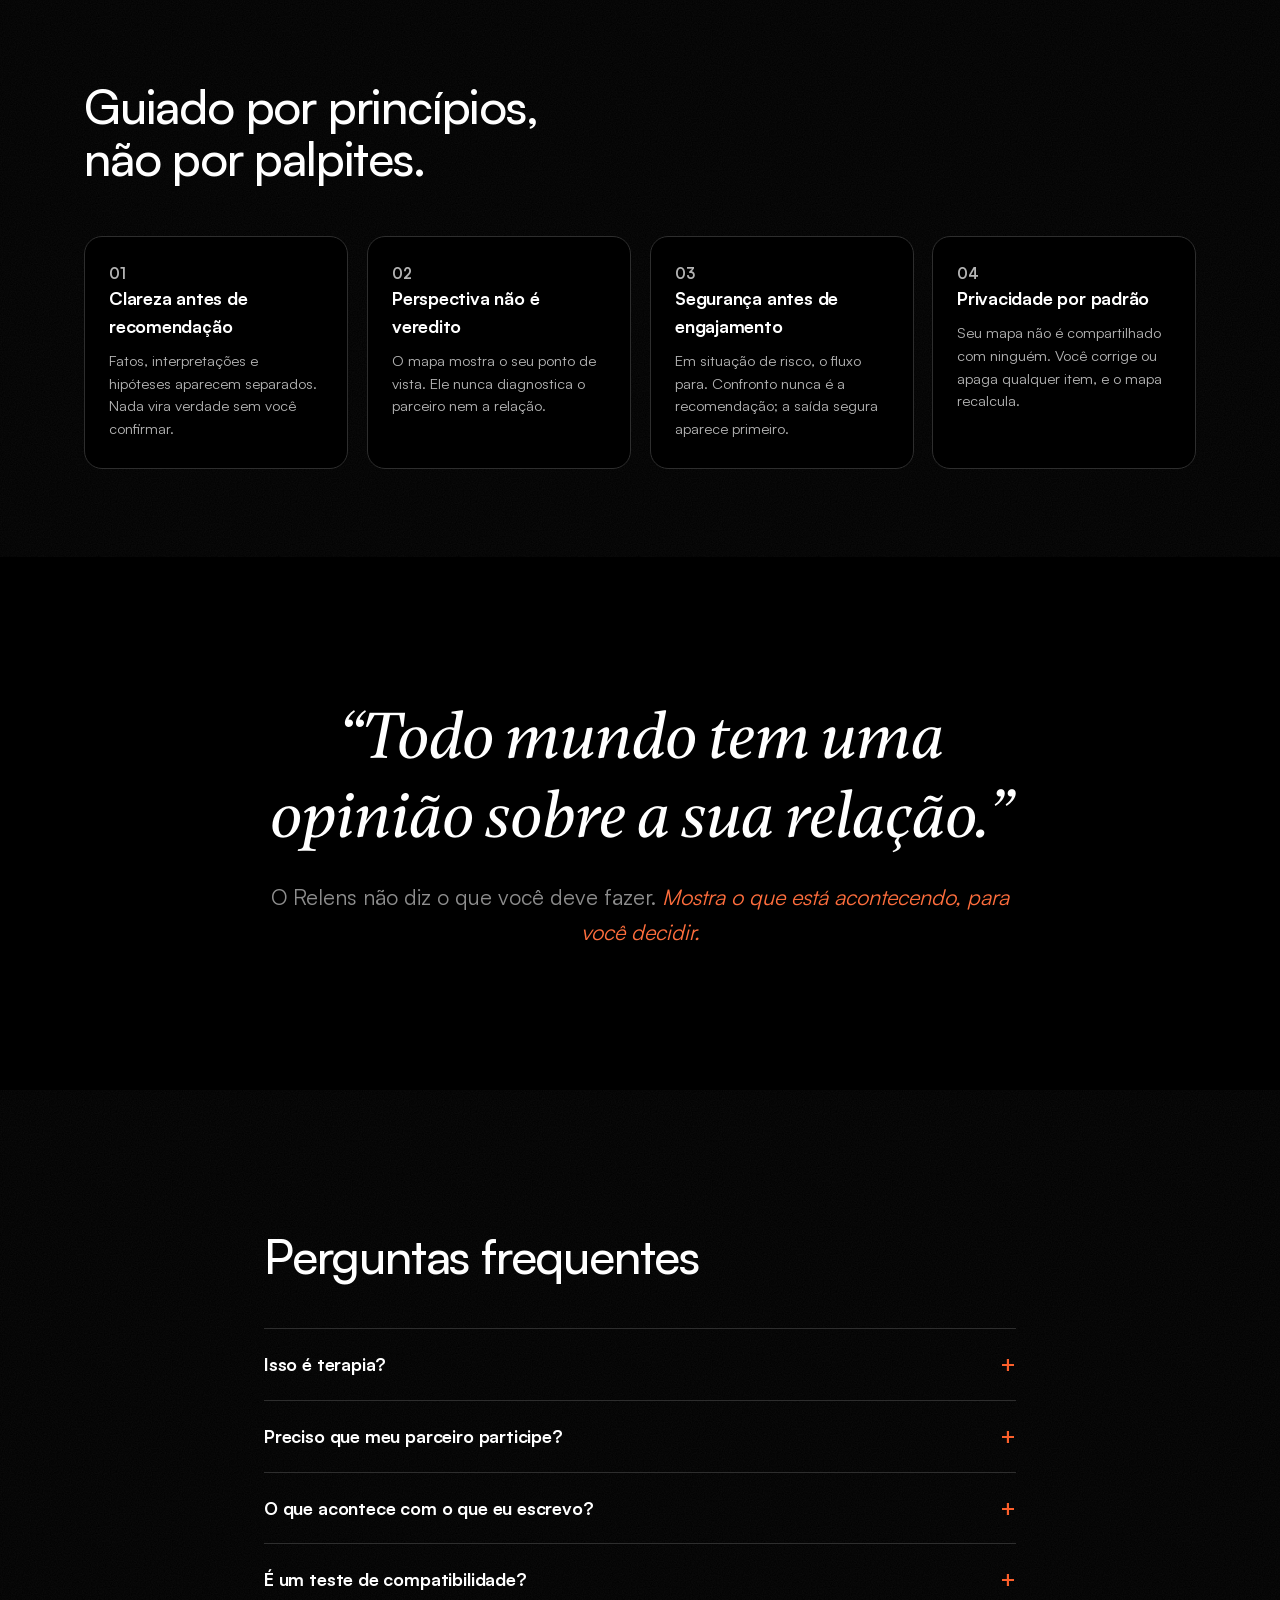
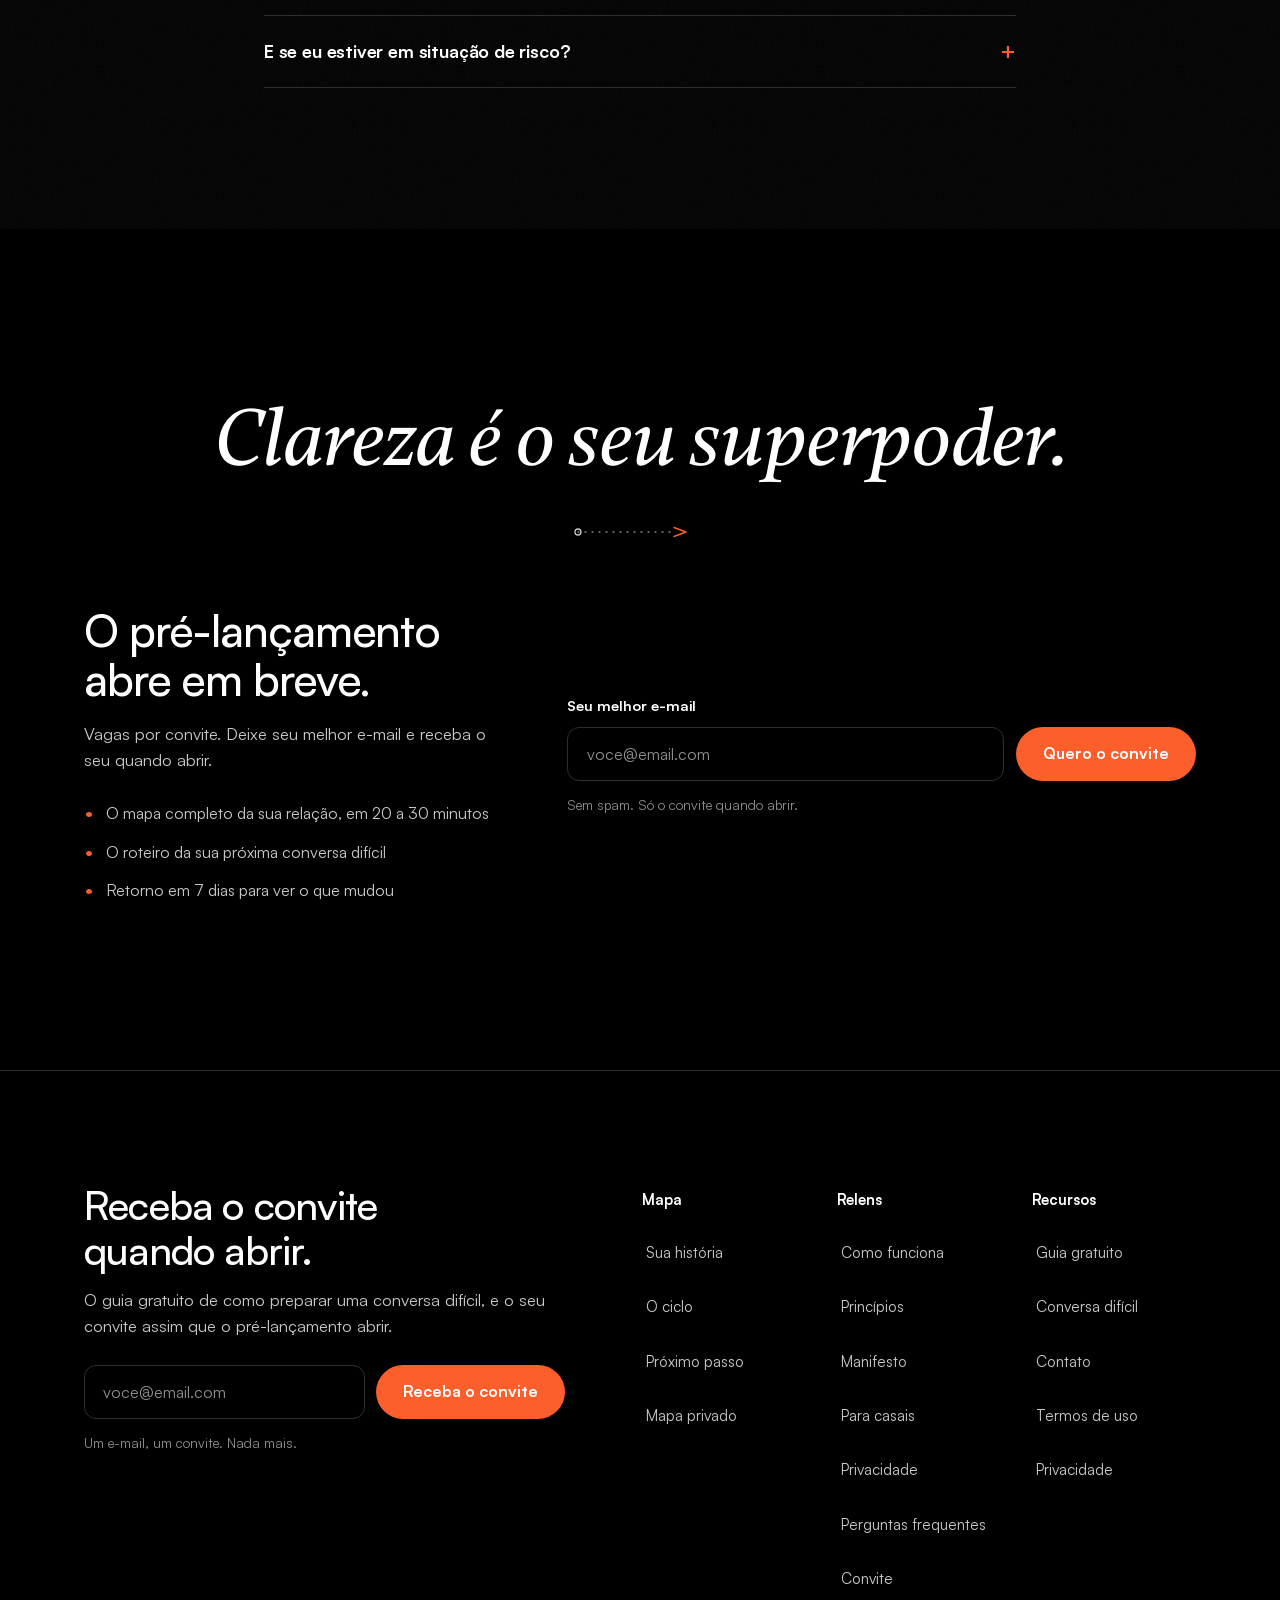
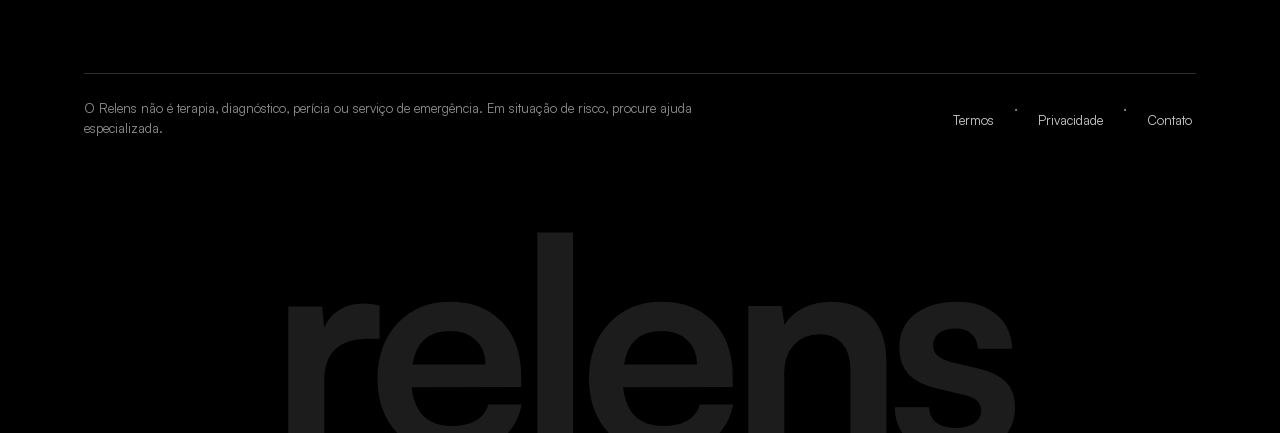
<file: landing-motion-v4/index.html>
<!--
CONTRATO DE DIREÇÃO - Relens landing v3 (Persuade)

THESIS: traduzir a homepage da Superpower (superpower.com) para o mundo do
Relens: cinema quente de verdade no hero, convicção de categoria, ritmo de
seções alternando claro/escuro e um footer que também vende. Nada de template
SaaS: a página inteira é uma composição.

OWN-WORLD (versao unificada): uma única página com alternância escuro/claro
no menu. Escuro (padrão): fundo #000 em todas as sessões. Claro: fundo #FFF
com texto escuro. Em ambos, a hero e a faixa announcements permanecem
pretas, integradas. Vermillon #FC5F2B como único acento. Satoshi
auto-hospedada, caixa baixa no wordmark. Vídeo editorial real no hero
(placeholder licenciado pela direção, substituir antes do lançamento).

STORY: quem chega depois de uma briga repetida entende em segundos que o
Relens é um mapa privado e corrigível: fato separado de interpretação, lacunas
explícitas, próximo passo escolhido por você. Sem terapia, sem veredito, sem
depender do parceiro.

STRUCTURE (espelho da Superpower, traduzida):
barra de aviso -> hero em vídeo com pilares -> statement -> como funciona
(head + 4 cards + palco escuro com o artefato interativo) -> membership
("O Relens inclui muito mais", checklist agrupada em quatro blocos com
subtítulos e CTA no fim) -> para casais (seção própria em linguagem de
convite, CTA no fim) -> privacidade (seção própria com controle e
exclusão, CTA no fim) -> princípios -> manifesto (uma linha grande com
acento vermillon + texto menor centralizado, sem imagem, fundo claro
separado dos princípios) -> perguntas -> convite mesclado ao statement final
("Clareza é o seu superpoder" + card de pré-lançamento logo abaixo).
Manifesto claro, perguntas em fundo escuro, convite/statement final em
fundo claro sem caixa -> footer branco com divisória superior (captura de
e-mail + vídeo do fundador + QR + colunas de páginas + legal).

V4 (landing-motion-v2): nomes descritivos na checklist, com Loreline e
Unloop somente no artefato interativo; roadmap completo sem rótulos;
CTA único ("Entrar na lista") no fim de cada bloco novo.

FORM: página estática única, mobile-first, PT-BR, CTA único de lista de
convite (mailto temporário), âncora sem número, manifesto no lugar de
depoimentos. Decisões pinadas pelo usuário em 2026-08-04.
-->
<!doctype html>
<html lang="pt-BR">
<head>
  <meta charset="utf-8">
  <meta name="viewport" content="width=device-width, initial-scale=1">
  <title>Relens · O mapa da sua relação</title>
  <meta name="description" content="Em 20 a 30 minutos, o Relens organiza o que aconteceu na sua relação, separa fato de interpretação e prepara a próxima conversa difícil. Sem terapia, sem nota, sem veredito.">
  <meta property="og:title" content="Relens · O mapa da sua relação">
  <meta property="og:description" content="Um mapa privado e corrigível para entender o que está acontecendo na sua relação e preparar a próxima conversa difícil.">
  <meta property="og:type" content="website">
  <meta property="og:image" content="images/relens-atmosphere.jpg">
  <link rel="icon" href="data:image/svg+xml,%3Csvg xmlns='http://www.w3.org/2000/svg' viewBox='0 0 64 64'%3E%3Crect width='64' height='64' rx='14' fill='%23FC5F2B'/%3E%3Ctext x='32' y='45' font-family='Arial,sans-serif' font-size='38' font-weight='700' text-anchor='middle' fill='%23181614'%3Er%3C/text%3E%3C/svg%3E">
  <script>
    /* Tema: escuro por padrao; escolha salva em localStorage */
    (function () {
      var theme = "dark";
      try {
        var saved = localStorage.getItem("rl-theme");
        if (saved === "dark" || saved === "light") theme = saved;
      } catch (e) {}
      document.documentElement.setAttribute("data-theme", theme);
      if (!window.matchMedia("(prefers-reduced-motion: reduce)").matches && "IntersectionObserver" in window) {
        document.documentElement.classList.add("motion-ready");
      }
      /* Redes lentas: ritmo de reveal mais curto; 2G/saveData mantem so o poster */
      try {
        var conn = navigator.connection || navigator.mozConnection || navigator.webkitConnection;
        if (conn) {
          var eff = String(conn.effectiveType || "");
          if (conn.saveData || eff === "slow-2g" || eff === "2g" || eff === "3g") {
            document.documentElement.classList.add("net-slow");
          }
          if (conn.saveData || eff === "slow-2g" || eff === "2g") {
            document.documentElement.classList.add("net-very-slow");
          }
        }
      } catch (e) {}
    })();
  </script>
  <link rel="stylesheet" href="fonts/fonts.css">
  <link rel="stylesheet" href="styles.css?v=11">
</head>
<body>
  <a class="skip-link" href="#principal">Pular para o conteúdo</a>

  <header class="site-head" id="site-head">
    <div class="announce">
      <a class="announce-link" href="#convite" data-announce>
        <span class="announce-msgs">
          <span class="announce-msg is-active">Pré-lançamento: as primeiras vagas do Relens serão por convite</span>
          <span class="announce-msg" aria-hidden="true">Guia gratuito: como preparar uma conversa difícil</span>
          <span class="announce-msg" aria-hidden="true">Sem terapia, sem nota, sem veredito. Um mapa</span>
        </span>
        <span class="announce-arrow" aria-hidden="true">&rarr;</span>
      </a>
    </div>
    <nav class="nav" aria-label="Principal">
      <a class="wordmark" href="#topo" aria-label="Relens, início">relens</a>
      <div class="nav-links">
        <a href="#como-funciona">Como funciona</a>
        <a href="#principios">Princípios</a>
        <a href="#manifesto">Manifesto</a>
        <a href="#perguntas">Perguntas</a>
      </div>
      <a class="btn btn--solid btn--sm" href="#convite">Entrar na lista</a>
      <button class="theme-toggle" type="button" aria-pressed="false" aria-label="Alternar para o tema claro">
        <svg class="theme-icon theme-icon--sun" viewBox="0 0 24 24" fill="none" stroke="currentColor" stroke-width="1.7" stroke-linecap="round" stroke-linejoin="round" aria-hidden="true">
          <circle cx="12" cy="12" r="4.2"/>
          <path d="M12 2.8v2M12 19.2v2M2.8 12h2M19.2 12h2M5.6 5.6l1.4 1.4M17 17l1.4 1.4M18.4 5.6L17 7M7 17l-1.4 1.4"/>
        </svg>
        <svg class="theme-icon theme-icon--moon" viewBox="0 0 24 24" fill="none" stroke="currentColor" stroke-width="1.7" stroke-linecap="round" stroke-linejoin="round" aria-hidden="true">
          <path d="M20 14.5A8 8 0 0 1 9.5 4a8 8 0 1 0 10.5 10.5Z"/>
        </svg>
      </button>
    </nav>
  </header>

  <main id="principal">

    <!-- HERO -->
    <section class="hero" id="topo" aria-labelledby="hero-titulo">
      <div class="hero-media" aria-hidden="true">
        <video class="hero-video" autoplay muted loop playsinline preload="metadata"
               poster="media/hero-poster.jpg">
          <source src="media/sp-hero.mp4" type="video/mp4">
        </video>
        <div class="hero-scrim"></div>
      </div>

      <div class="hero-inner">
        <p class="hero-eyebrow">Pré-lançamento &middot; vagas por convite</p>
        <h1 id="hero-titulo"><span class="h-line">O mapa da sua relação.</span></h1>
        <p class="hero-lede">Em 20 a 30 minutos, você organiza o que aconteceu, separa fato de interpretação e prepara a próxima conversa difícil. Sem terapia, sem nota, sem precisar do parceiro.</p>
        <div class="hero-actions">
          <a class="btn btn--solid" href="#convite">Entrar na lista</a>
          <a class="hero-link" href="#como-funciona">Ver como funciona <span class="arrow" aria-hidden="true">&#8599;</span></a>
        </div>
        <ul class="hero-badges" aria-label="Compromissos do produto">
          <li>Uso individual</li>
          <li>Privado por padrão</li>
          <li>Corrigível a qualquer momento</li>
        </ul>
      </div>

      <ul class="pillars" aria-label="O que o Relens entrega">
        <li>
          <strong>Clareza</strong>
          <span>O padrão, não o veredito</span>
        </li>
        <li>
          <strong>Autonomia</strong>
          <span>O próximo passo é seu</span>
        </li>
        <li>
          <strong>Privacidade</strong>
          <span>Só você vê o seu mapa</span>
        </li>
      </ul>
    </section>

    <!-- STATEMENT -->
    <section class="intro">
      <div class="wrap">
        <p class="intro-line">Não é um teste. Não é uma nota. <span class="intro-accent">São os padrões.</span></p>
        <p class="intro-sub">O Relens organiza a sua perspectiva em evidências, hipóteses e lacunas, para você enxergar o padrão antes da próxima conversa.</p>
      </div>
    </section>

    <!-- COMO FUNCIONA -->
    <section class="hiw" id="como-funciona" aria-labelledby="hiw-titulo">
      <div class="wrap">
        <div class="hiw-head">
          <h2 id="hiw-titulo">Como funciona</h2>
          <p class="hiw-sub">Do relato ao próximo passo, em quatro movimentos.</p>
        </div>

        <div class="hiw-cards">
          <article class="hiw-card">
            <p class="hiw-card-num">01</p>
            <div class="hiw-card-shot" aria-hidden="true">
              <div class="mini-artifact mini-artifact--prompt">
                <p class="mini-meta">pergunta 3 de 7</p>
                <p class="mini-question">Como foi a última conversa difícil?</p>
                <p class="mini-input">Escreva ou fale, do seu jeito</p>
              </div>
            </div>
            <h3>Você conta</h3>
            <p>Texto ou voz, uma pergunta por vez, no seu ritmo. Sem julgamento.</p>
          </article>

          <article class="hiw-card">
            <p class="hiw-card-num">02</p>
            <div class="hiw-card-shot" aria-hidden="true">
              <div class="mini-artifact mini-artifact--loreline">
                <p class="mini-meta">Loreline</p>
                <ol class="mini-track">
                  <li><span>há 6 semanas</span><span>conversa adiada</span><span class="mini-tag">lacuna</span></li>
                  <li><span>há 3 semanas</span><span>&ldquo;você nunca me escuta&rdquo;</span><span class="mini-tag">fato</span></li>
                  <li><span>hoje</span><span>o padrão aparece</span><span class="mini-tag">hipótese</span></li>
                </ol>
              </div>
            </div>
            <h3>A Loreline organiza</h3>
            <p>O que foi dito, o que você interpretou e o que ainda é lacuna ficam separados.</p>
          </article>

          <article class="hiw-card">
            <p class="hiw-card-num">03</p>
            <div class="hiw-card-shot" aria-hidden="true">
              <div class="mini-artifact mini-artifact--unloop">
                <p class="mini-meta">Unloop</p>
                <ol class="mini-track">
                  <li><span class="mini-step">01</span><span>o corpo aperta</span><span class="mini-tag">gatilho</span></li>
                  <li><span class="mini-step">02</span><span>a resposta sai antes</span><span class="mini-tag">reação</span></li>
                  <li><span class="mini-step">03</span><span>a conversa morre</span><span class="mini-tag">resposta</span></li>
                  <li><span class="mini-step">04</span><span>volta mais forte</span><span class="mini-tag">reforço</span></li>
                </ol>
                <p class="mini-exit"><span class="mini-tag">saída</span><span>nomear o gatilho antes da reação</span></p>
              </div>
            </div>
            <h3>O Unloop desenha o ciclo</h3>
            <p>Gatilho, reação, resposta e reforço aparecem. E o lugar onde dá para sair.</p>
          </article>

          <article class="hiw-card">
            <p class="hiw-card-num">04</p>
            <div class="hiw-card-shot" aria-hidden="true">
              <div class="mini-artifact mini-artifact--next">
                <p class="mini-meta">próximo passo</p>
                <p class="mini-topic">tema: planos de fim de semana</p>
                <p class="mini-choices">conversar &middot; observar &middot; adiar</p>
              </div>
            </div>
            <h3>Você decide</h3>
            <p>Conversar, observar ou adiar. O próximo passo é escolhido por você.</p>
          </article>
        </div>

        <div class="hiw-stage">
          <div class="hiw-steps" role="tablist" aria-label="Etapas" data-lenis-prevent>
            <button class="hiw-step is-active" role="tab" id="hiw-t1" aria-controls="hiw-p1" aria-selected="true" data-step="0">
              <span class="hiw-num">01</span>
              <span class="hiw-step-body"><strong>Você conta</strong></span>
            </button>
            <button class="hiw-step" role="tab" id="hiw-t2" aria-controls="hiw-p2" aria-selected="false" data-step="1">
              <span class="hiw-num">02</span>
              <span class="hiw-step-body"><strong>A Loreline organiza</strong></span>
            </button>
            <button class="hiw-step" role="tab" id="hiw-t3" aria-controls="hiw-p3" aria-selected="false" data-step="2">
              <span class="hiw-num">03</span>
              <span class="hiw-step-body"><strong>O Unloop desenha o ciclo</strong></span>
            </button>
            <button class="hiw-step" role="tab" id="hiw-t4" aria-controls="hiw-p4" aria-selected="false" data-step="3">
              <span class="hiw-num">04</span>
              <span class="hiw-step-body"><strong>Você decide</strong></span>
            </button>
          </div>

          <div class="hiw-stage-panels">
            <div class="hiw-panel" role="tabpanel" id="hiw-p1" aria-labelledby="hiw-t1">
              <div class="artifact artifact--prompt">
                <p class="artifact-meta">pergunta 3 de 7</p>
                <p class="artifact-question">Como foi a última conversa difícil?</p>
                <p class="artifact-input">Escreva ou fale, do seu jeito</p>
                <p class="artifact-hint">Sem pressa. Você pode pausar e voltar depois.</p>
              </div>
            </div>
            <div class="hiw-panel" role="tabpanel" id="hiw-p2" aria-labelledby="hiw-t2" hidden>
              <div class="artifact artifact--loreline">
                <p class="artifact-meta">Loreline</p>
                <ol class="artifact-track">
                  <li><span class="a-date">há 6 semanas</span><span class="a-text">conversa sobre planos foi adiada</span><span class="a-tag">lacuna</span></li>
                  <li><span class="a-date">há 3 semanas</span><span class="a-text">&ldquo;você nunca me escuta&rdquo; foi dito</span><span class="a-tag">fato</span></li>
                  <li><span class="a-date">há 3 semanas</span><span class="a-text">você ouviu isso como rejeição</span><span class="a-tag">interpretação</span></li>
                  <li><span class="a-date">hoje</span><span class="a-text">o padrão aparece</span><span class="a-tag">hipótese</span></li>
                </ol>
              </div>
            </div>
            <div class="hiw-panel" role="tabpanel" id="hiw-p3" aria-labelledby="hiw-t3" hidden>
              <div class="artifact artifact--unloop">
                <p class="artifact-meta">Unloop</p>
                <ol class="artifact-track">
                  <li><span class="a-date">01</span><span class="a-text">algo é dito e o corpo aperta</span><span class="a-tag">gatilho</span></li>
                  <li><span class="a-date">02</span><span class="a-text">a resposta sai antes de pensar</span><span class="a-tag">reação</span></li>
                  <li><span class="a-date">03</span><span class="a-text">o outro se fecha, a conversa morre</span><span class="a-tag">resposta</span></li>
                  <li><span class="a-date">04</span><span class="a-text">o mesmo ciclo volta mais forte</span><span class="a-tag">reforço</span></li>
                </ol>
                <p class="artifact-exit"><span class="a-tag">saída</span><span>nomear o gatilho antes da reação</span></p>
              </div>
            </div>
            <div class="hiw-panel" role="tabpanel" id="hiw-p4" aria-labelledby="hiw-t4" hidden>
              <div class="artifact artifact--next">
                <p class="artifact-meta">próximo passo</p>
                <p class="artifact-topic">tema: planos de fim de semana</p>
                <ul class="artifact-choices">
                  <li>conversar</li>
                  <li>observar</li>
                  <li>adiar</li>
                </ul>
                <p class="artifact-hint">A escolha é sua. Nada é cobrado depois.</p>
              </div>
            </div>
            <p class="hiw-note">Fragmentos ilustrativos. Nenhum dado real é exibido nesta página.</p>
          </div>
        </div>
      </div>
    </section>

    <!-- O RELENS INCLUI MUITO MAIS -->
    <section class="membership" aria-labelledby="mem-titulo">
      <div class="wrap">
        <p class="membership-intro">O Relens inclui muito mais.</p>
        <h2 id="mem-titulo" class="membership-line"><span class="h-line">O que uma noite alcança <span>é só o começo.</span></span></h2>
        <p class="membership-sub">Do primeiro relato ao próximo retorno: tudo o que o mapa faz.</p>

        <div class="membership-group">
          <h3 class="membership-group-title">O mapa</h3>
          <div class="membership-list membership-list--cols">
            <div class="membership-row">
              <span class="membership-label">Mapa completo da relação</span>
              <span class="membership-desc">Fatos, interpretações, hipóteses e lacunas separados por camada: o que você sabe, o que supõe e o que falta descobrir</span>
            </div>
            <div class="membership-row">
              <span class="membership-label">O ciclo que se repete</span>
              <span class="membership-desc">Gatilho, reação, resposta e reforço, com o ponto de saída marcado</span>
            </div>
            <div class="membership-row">
              <span class="membership-label">Sua história em ordem</span>
              <span class="membership-desc">O contexto acumulado, na ordem em que aconteceu</span>
            </div>
            <div class="membership-row">
              <span class="membership-label">Conclusões com origem</span>
              <span class="membership-desc">Cada ideia mostra de onde veio e pode ser corrigida; sem nota, sem veredito</span>
            </div>
          </div>
        </div>

        <div class="membership-group">
          <h3 class="membership-group-title">Memória e retorno</h3>
          <div class="membership-list membership-list--cols">
            <div class="membership-row">
              <span class="membership-label">Retorno em 7 dias</span>
              <span class="membership-desc">Veja o que mudou depois da conversa</span>
            </div>
            <div class="membership-row">
              <span class="membership-label">Diário privado</span>
              <span class="membership-desc">Registre o intervalo entre uma conversa e outra; cada entrada pode ser apagada</span>
            </div>
            <div class="membership-row">
              <span class="membership-label">Objetivos e relatórios</span>
              <span class="membership-desc">Escolha o que observar; lembretes só quando você pede e uma leitura periódica do que mudou</span>
            </div>
          </div>
        </div>

        <div class="membership-group">
          <h3 class="membership-group-title">A próxima conversa</h3>
          <div class="membership-list membership-list--cols">
            <div class="membership-row">
              <span class="membership-label">Perguntas em texto ou voz</span>
              <span class="membership-desc">Uma pergunta por vez, no seu ritmo</span>
            </div>
            <div class="membership-row">
              <span class="membership-label">Guias e roteiro</span>
              <span class="membership-desc">Roteiros para os temas que sempre travam, com o próximo passo escrito por você</span>
            </div>
            <div class="membership-row">
              <span class="membership-label">Trechos e recortes que você escolhe</span>
              <span class="membership-desc">Cole só o que importa; o screenshot do momento expira quando a análise termina</span>
            </div>
            <div class="membership-row">
              <span class="membership-label">Redação assistida</span>
              <span class="membership-desc">Escreva a conversa difícil com ajuda, sem envio automático</span>
            </div>
          </div>
        </div>

        <div class="membership-group">
          <h3 class="membership-group-title">Aprofundar no seu ritmo</h3>
          <div class="membership-list membership-list--cols">
            <div class="membership-row">
              <span class="membership-label">Programas guiados</span>
              <span class="membership-desc">Caminhos passo a passo para temas que pedem mais de uma conversa</span>
            </div>
            <div class="membership-row">
              <span class="membership-label">Biblioteca com fonte</span>
              <span class="membership-desc">Exercícios e conteúdos com origem declarada; práticas e áudios para momentos específicos</span>
            </div>
            <div class="membership-row">
              <span class="membership-label">Lentes opcionais</span>
              <span class="membership-desc">Reflexões complementares, opt-in e separadas do núcleo; registro offline que sincroniza quando você volta</span>
            </div>
          </div>
        </div>

        <div class="block-cta">
          <a class="btn btn--solid" href="#convite">Entrar na lista</a>
        </div>
      </div>
    </section>

    <!-- PARA CASAIS -->
    <section class="couple" id="casal" aria-labelledby="casal-titulo">
      <div class="wrap">
        <p class="section-eyebrow">Para casais</p>
        <h2 id="casal-titulo" class="couple-line"><span class="h-line">Quando você quiser, <span>a dois.</span></span></h2>
        <p class="couple-lede">O Relens funciona sozinho, da sua perspectiva. Quando sentir que é hora, convide: cada pessoa mantém o seu espaço privado, e o que aparece no mapa conjunto é só o que os dois combinaram.</p>
        <div class="couple-grid">
          <article class="couple-card">
            <h3>Convite consentido</h3>
            <p>O parceiro entra quando você escolher; cada um mantém seu espaço privado.</p>
          </article>
          <article class="couple-card">
            <h3>Mapa conjunto protegido</h3>
            <p>Convergências, diferenças e tensões por dimensão, sem texto privado e sem atribuir frases ao outro.</p>
          </article>
          <article class="couple-card">
            <h3>Compartilhar item por item</h3>
            <p>Metas, exercícios e registros publicados deliberadamente, revogáveis quando você quiser.</p>
          </article>
        </div>
        <div class="block-cta">
          <a class="btn btn--solid" href="#convite">Entrar na lista</a>
        </div>
      </div>
    </section>

    <!-- PRIVACIDADE -->
    <section class="privacy" id="privacidade" aria-labelledby="priv-titulo">
      <div class="wrap">
        <p class="section-eyebrow">Privacidade</p>
        <h2 id="priv-titulo" class="privacy-line"><span class="h-line">O que é seu, <span>é seu.</span></span></h2>
        <p class="privacy-lede">O Relens não captura nada em segundo plano. Sem monitoramento, sem integração com mensageiros, sem perfil do parceiro. Cada uso pede consentimento, e cada item pode ser corrigido, exportado ou apagado.</p>
        <div class="membership-list membership-list--cols">
          <div class="membership-row">
            <span class="membership-label">Privado por padrão</span>
            <span class="membership-desc">Nada é compartilhado sem você escolher</span>
          </div>
          <div class="membership-row">
            <span class="membership-label">Sem monitoramento</span>
            <span class="membership-desc">Nenhuma captura em segundo plano; sem conectores de mensageiros</span>
          </div>
          <div class="membership-row">
            <span class="membership-label">Corrigível a qualquer momento</span>
            <span class="membership-desc">Mude um item e o mapa recalcula</span>
          </div>
          <div class="membership-row">
            <span class="membership-label">Exporte e apague</span>
            <span class="membership-desc">Exporte o que é seu, apague o que quiser, quando quiser</span>
          </div>
          <div class="membership-row">
            <span class="membership-label">Retirada imediata</span>
            <span class="membership-desc">Pare de usar, revogue um item ou saia; o bloqueio de novo uso vale na hora</span>
          </div>
        </div>
        <div class="block-cta">
          <a class="btn btn--solid" href="#convite">Entrar na lista</a>
        </div>
      </div>
    </section>

    <!-- PRINCÍPIOS -->
    <section class="principles" id="principios" aria-labelledby="prin-titulo">
      <div class="wrap">
        <h2 id="prin-titulo">Guiado por princípios, não por palpites.</h2>
        <div class="principles-grid">
          <article class="principle">
            <p class="principle-num">01</p>
            <h3>Clareza antes de recomendação</h3>
            <p>Fatos, interpretações e hipóteses aparecem separados. Nada vira verdade sem você confirmar.</p>
          </article>
          <article class="principle">
            <p class="principle-num">02</p>
            <h3>Perspectiva não é veredito</h3>
            <p>O mapa mostra o seu ponto de vista. Ele nunca diagnostica o parceiro nem a relação.</p>
          </article>
          <article class="principle">
            <p class="principle-num">03</p>
            <h3>Segurança antes de engajamento</h3>
            <p>Em situação de risco, o fluxo para. Confronto nunca é a recomendação; a saída segura aparece primeiro.</p>
          </article>
          <article class="principle">
            <p class="principle-num">04</p>
            <h3>Privacidade por padrão</h3>
            <p>Seu mapa não é compartilhado com ninguém. Você corrige ou apaga qualquer item, e o mapa recalcula.</p>
          </article>
        </div>
      </div>
    </section>

    <!-- MANIFESTO (fundo claro, separado dos princípios) -->
    <section class="manifesto" id="manifesto" aria-labelledby="mani-titulo">
      <div class="wrap">
        <h2 id="mani-titulo" class="visually-hidden">Manifesto</h2>
        <p class="mani-line"><span class="h-line">&ldquo;Todo mundo tem uma opinião <span>sobre a sua relação.</span>&rdquo;</span></p>
        <p class="mani-sub">O Relens não diz o que você deve fazer. <span class="mani-sub--accent">Mostra o que está acontecendo, para você decidir.</span></p>
      </div>
    </section>

    <!-- PERGUNTAS -->
    <section class="faq" id="perguntas" aria-labelledby="faq-titulo">
      <div class="wrap wrap--narrow">
        <h2 id="faq-titulo">Perguntas frequentes</h2>
        <div class="faq-list">
          <details>
            <summary>Isso é terapia?</summary>
            <div class="faq-a"><div class="faq-inner"><p>Não. O Relens organiza a sua perspectiva em um mapa: fatos, interpretações, hipóteses e lacunas. Ele não substitui acompanhamento profissional e nunca emite um veredito sobre a relação.</p></div></div>
          </details>
          <details>
            <summary>Preciso que meu parceiro participe?</summary>
            <div class="faq-a"><div class="faq-inner"><p>Não. O uso é individual e a primeira conversa difícil pode ser preparada sozinho. O parceiro só entra se você escolher, e cada pessoa mantém o seu espaço privado.</p></div></div>
          </details>
          <details>
            <summary>O que acontece com o que eu escrevo?</summary>
            <div class="faq-a"><div class="faq-inner"><p>Você controla: corrige, exporta ou apaga. Nada é compartilhado por padrão, e toda conclusão mostra de onde veio para poder ser revisada.</p></div></div>
          </details>
          <details>
            <summary>É um teste de compatibilidade?</summary>
            <div class="faq-a"><div class="faq-inner"><p>Não. Não existe nota. O mapa mostra padrões, evidências e lacunas a partir da sua perspectiva, sem classificar a relação como boa ou ruim.</p></div></div>
          </details>
          <details>
            <summary>E se eu estiver em situação de risco?</summary>
            <div class="faq-a"><div class="faq-inner"><p>Segurança vem primeiro. O fluxo é interrompido, confronto nunca é recomendado e você vê rotas apropriadas de ajuda. O Relens não pede continuidade em cenário de risco.</p></div></div>
          </details>
        </div>
      </div>
    </section>

    <!-- CONVITE + STATEMENT FINAL -->
    <section class="closing" id="convite" aria-labelledby="closing-titulo">
      <div class="wrap">
        <h2 id="closing-titulo" class="closing-line"><span class="h-line">Clareza é o seu <span>superpoder.</span></span></h2>
        <svg class="map-trace map-trace--route" width="136" height="20" viewBox="0 0 136 20" fill="none" aria-hidden="true">
          <path class="mt-line" d="M6 10 L104 10"/>
          <circle class="mt-node" cx="6" cy="10" r="3"/>
          <path class="mt-arrow" d="M102 5.5 L114 10 L102 14.5"/>
        </svg>
        <div class="invite-card">
          <div class="invite-copy">
            <h2 id="invite-titulo">O pré-lançamento abre em breve.</h2>
            <p>Vagas por convite. Deixe seu melhor e-mail e receba o seu quando abrir.</p>
            <ul class="invite-list">
              <li>O mapa completo da sua relação, em 20 a 30 minutos</li>
              <li>O roteiro da sua próxima conversa difícil</li>
              <li>Retorno em 7 dias para ver o que mudou</li>
            </ul>
          </div>
          <form class="invite-form js-email-form" data-kind="convite" novalidate>
            <label for="invite-email">Seu melhor e-mail</label>
            <div class="invite-row">
              <input type="email" id="invite-email" name="email" placeholder="voce@email.com" required autocomplete="email">
              <button class="btn btn--solid" type="submit">Quero o convite</button>
            </div>
            <p class="form-status" role="status">Sem spam. Só o convite quando abrir.</p>
          </form>
        </div>
      </div>
    </section>
  </main>

  <footer class="footer footer--light">
    <div class="wrap">
      <div class="footer-main">
        <div class="footer-lead">
          <h2 class="footer-lead-title">Receba o convite quando abrir.</h2>
          <p class="footer-lead-sub">O guia gratuito de como preparar uma conversa difícil, e o seu convite assim que o pré-lançamento abrir.</p>
          <form class="footer-form js-email-form" data-kind="convite" novalidate>
            <label for="footer-email" class="visually-hidden">Seu e-mail</label>
            <div class="invite-row">
              <input type="email" id="footer-email" name="email" placeholder="voce@email.com" required autocomplete="email">
              <button class="btn btn--solid" type="submit">Receba o convite</button>
            </div>
            <p class="form-status" role="status">Um e-mail, um convite. Nada mais.</p>
          </form>

        </div>

        <nav class="footer-cols" aria-label="Rodapé">
          <div class="footer-col">
            <h3>Mapa</h3>
            <a href="#como-funciona">Sua história</a>
            <a href="#como-funciona">O ciclo</a>
            <a href="#como-funciona">Próximo passo</a>
            <a href="#como-funciona">Mapa privado</a>
          </div>
          <div class="footer-col">
            <h3>Relens</h3>
            <a href="#como-funciona">Como funciona</a>
            <a href="#principios">Princípios</a>
            <a href="#manifesto">Manifesto</a>
            <a href="#casal">Para casais</a>
            <a href="#privacidade">Privacidade</a>
            <a href="#perguntas">Perguntas frequentes</a>
            <a href="#convite">Convite</a>
          </div>
          <div class="footer-col">
            <h3>Recursos</h3>
            <a href="#convite">Guia gratuito</a>
            <a href="#perguntas">Conversa difícil</a>
            <a href="mailto:ola@relens.com.br">Contato</a>
            <a href="termos.html">Termos de uso</a>
            <a href="privacidade.html">Privacidade</a>
          </div>
        </nav>
      </div>

      <div class="footer-legal">
        <p>O Relens não é terapia, diagnóstico, perícia ou serviço de emergência. Em situação de risco, procure ajuda especializada.</p>
        <p class="footer-legal-links"><a href="termos.html">Termos</a> &middot; <a href="privacidade.html">Privacidade</a> &middot; <a href="mailto:ola@relens.com.br">Contato</a></p>
      </div>
    </div>
    <p class="footer-wordmark" aria-hidden="true">relens</p>
  </footer>

  <script src="js/lenis.min.js"></script>
  <script src="app.js?v=7"></script>
</body>
</html>
</file>
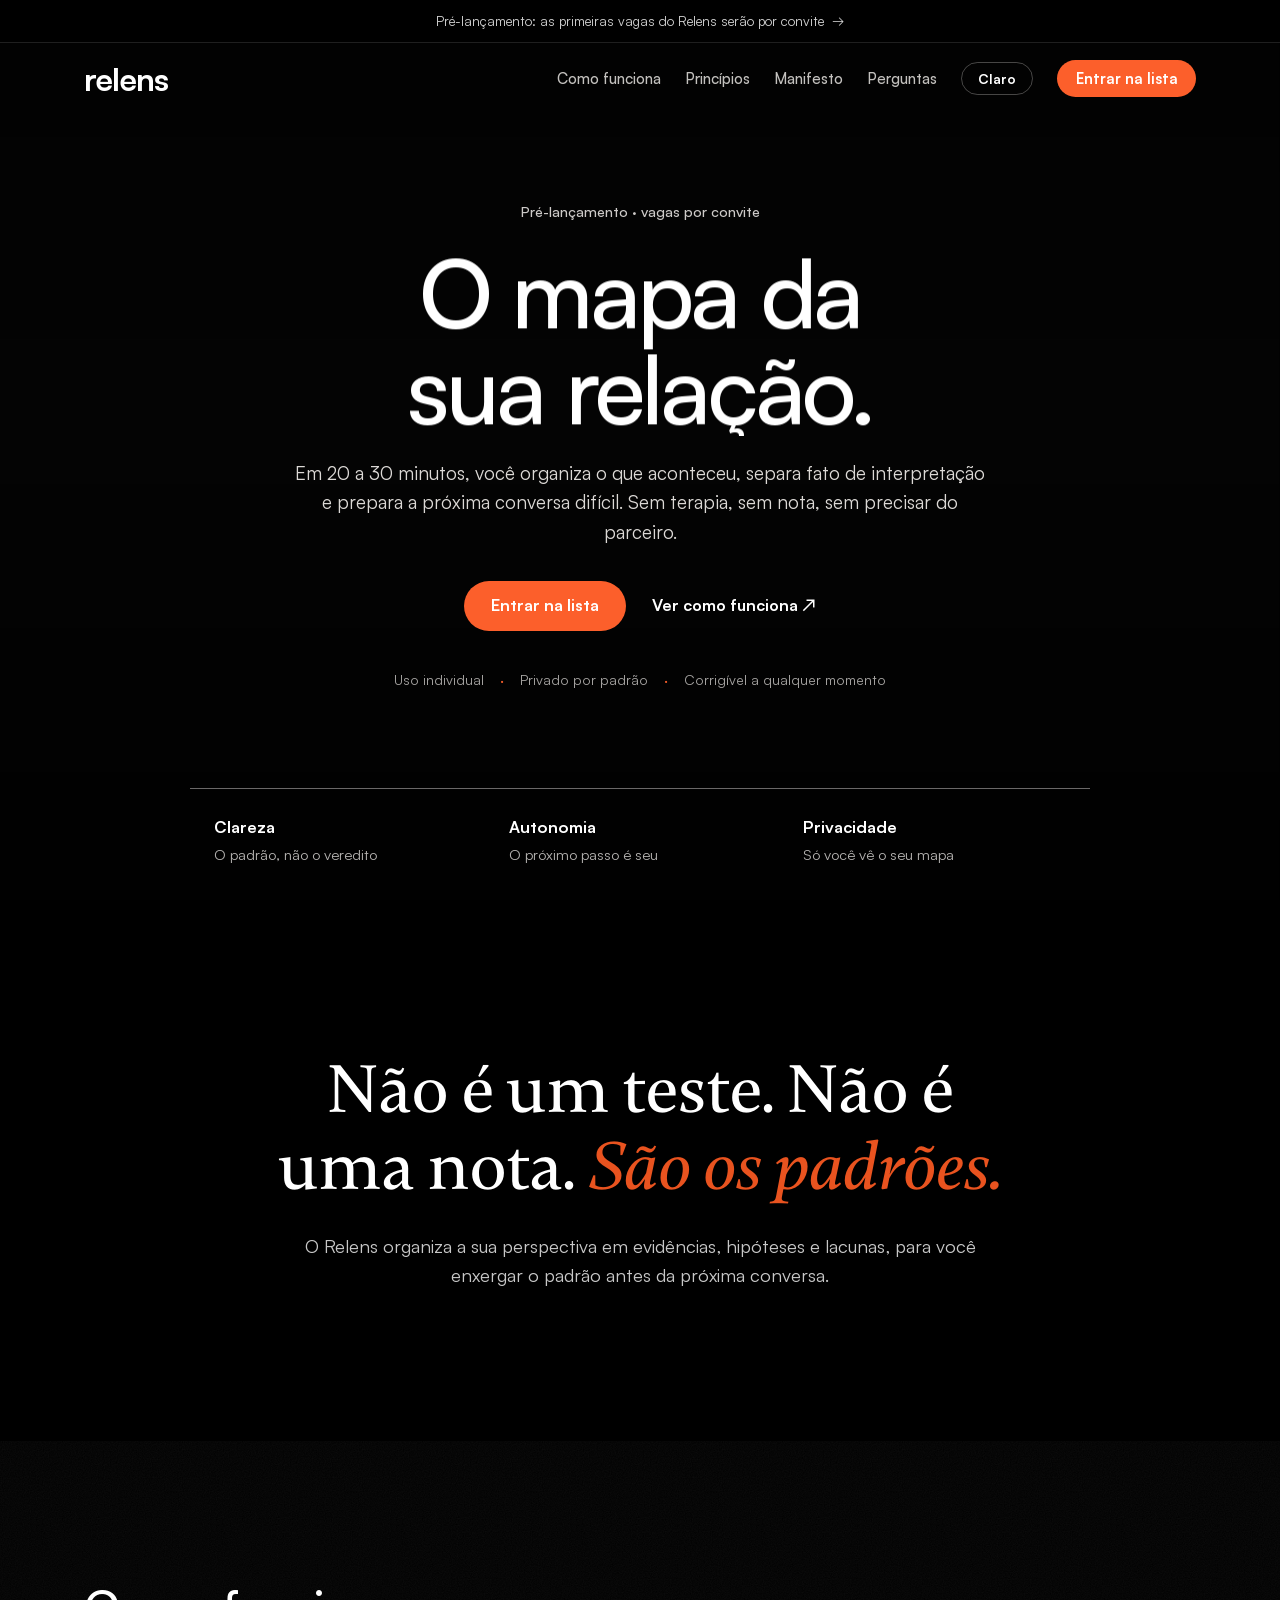
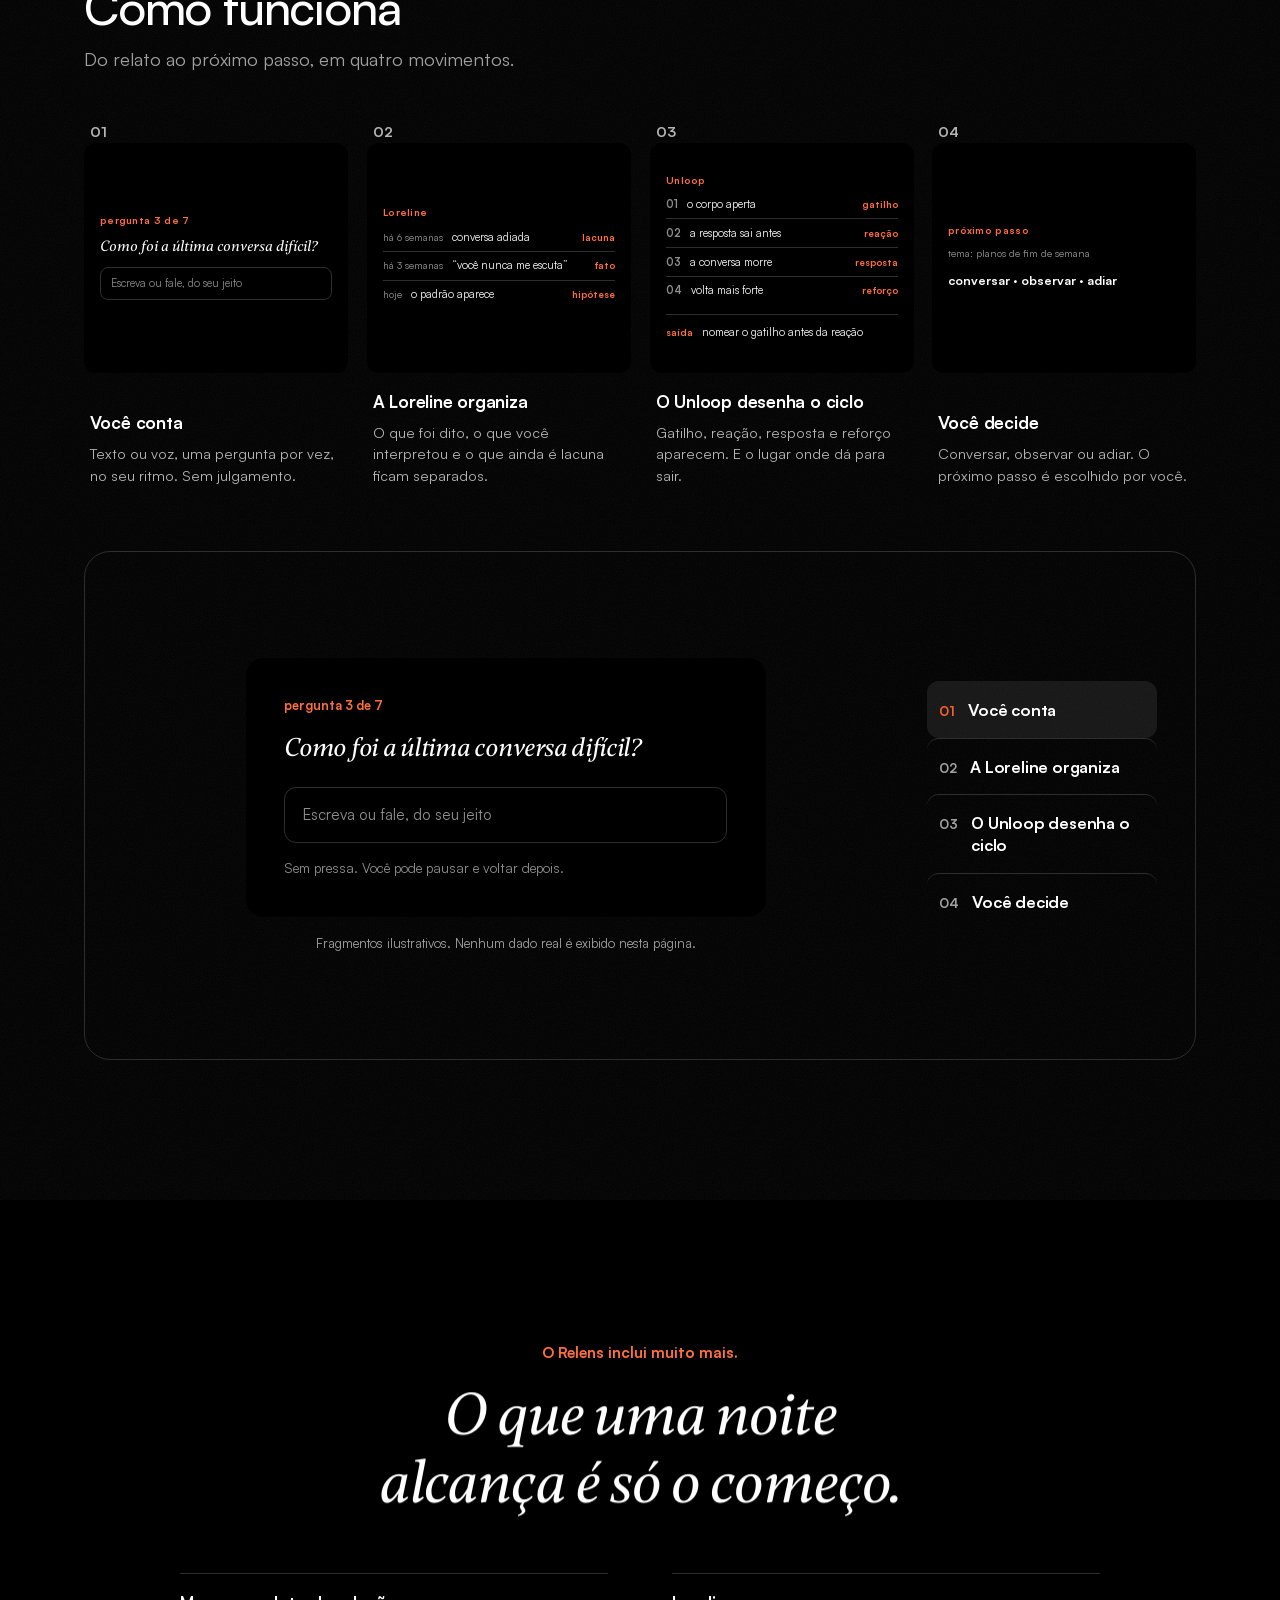
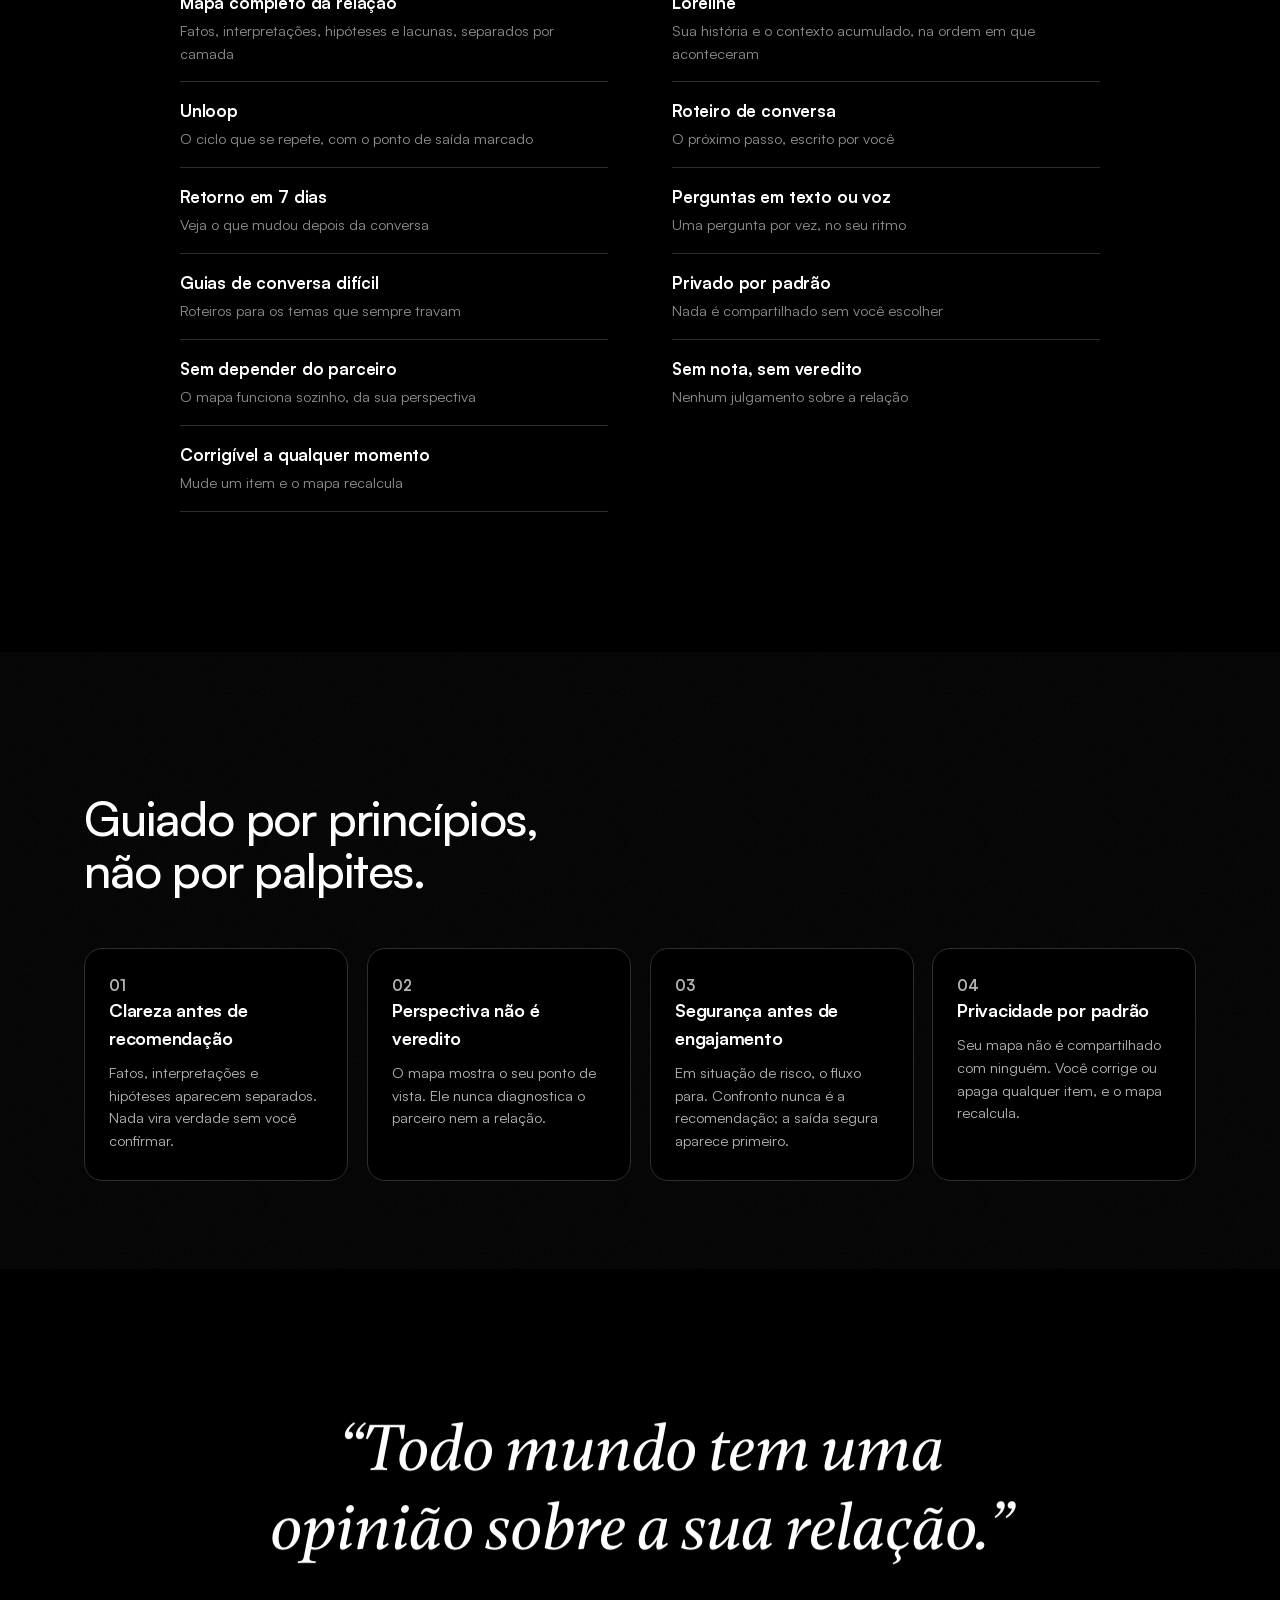
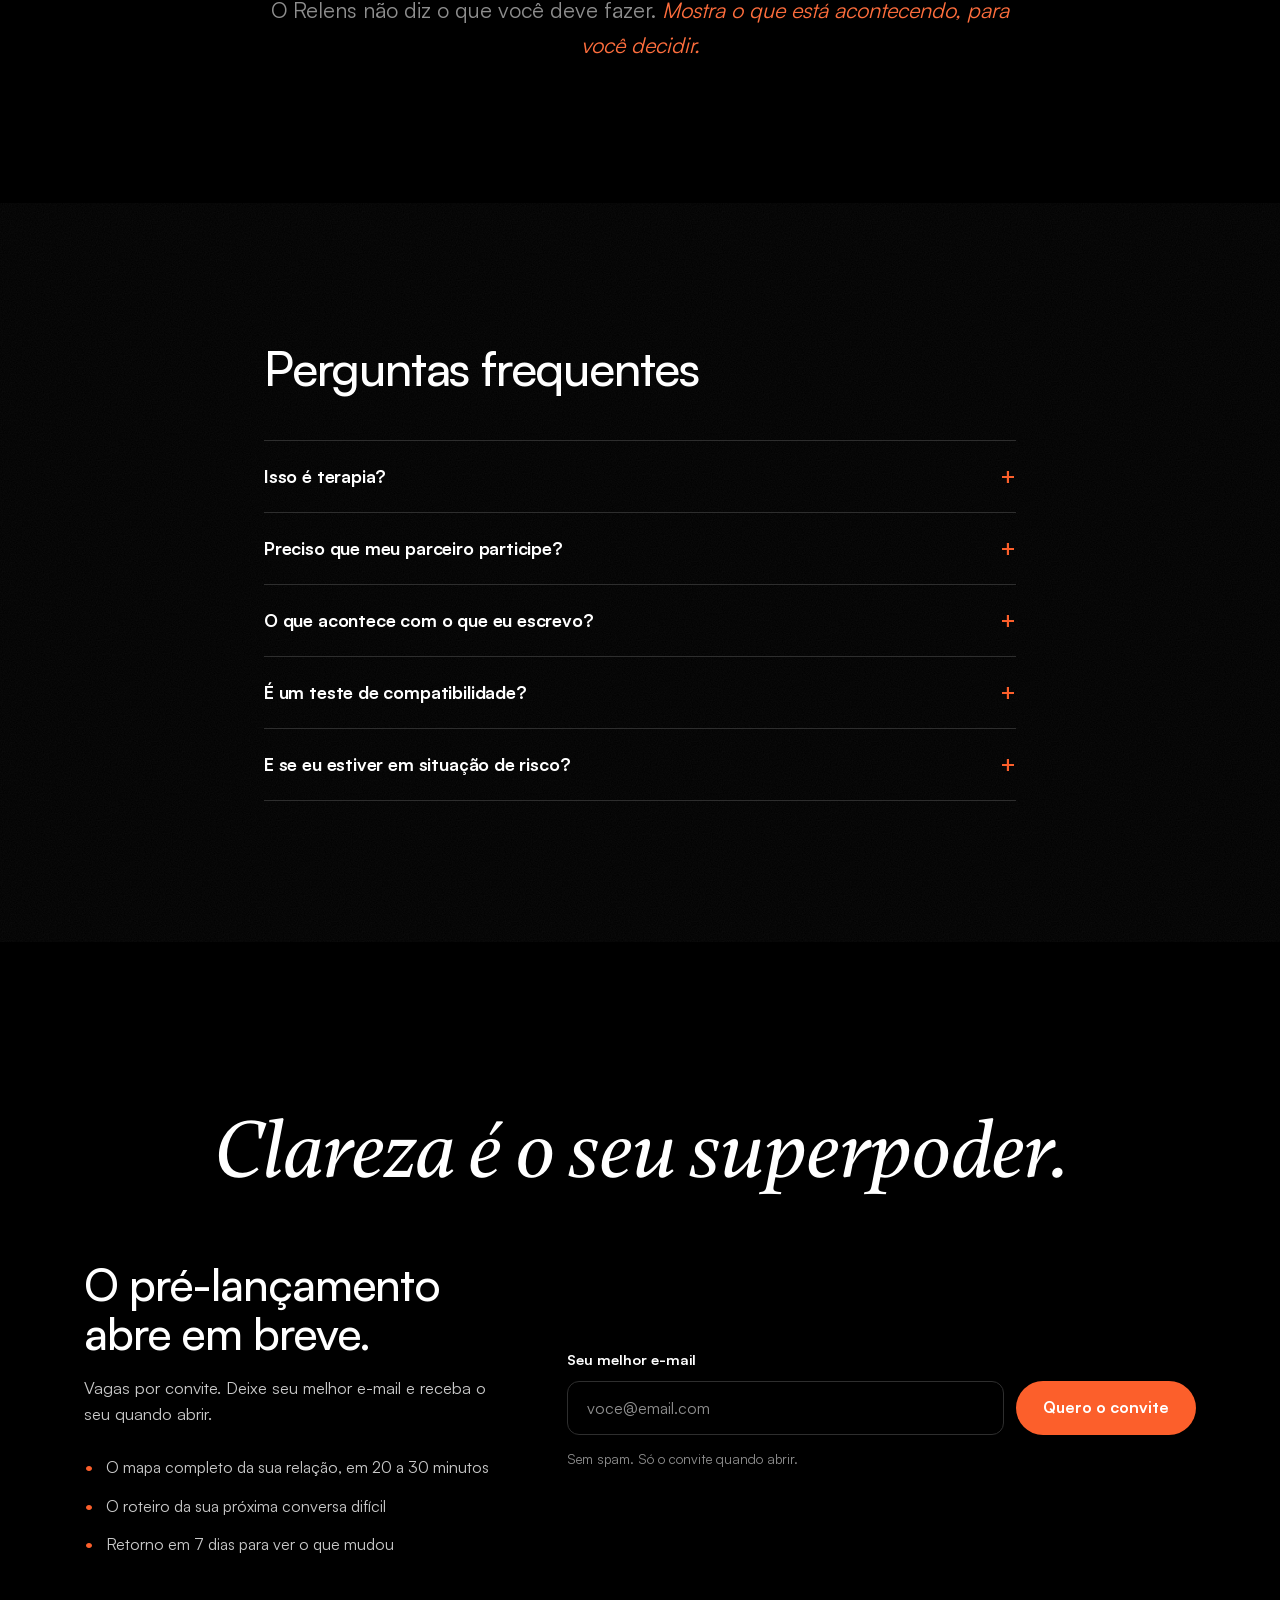
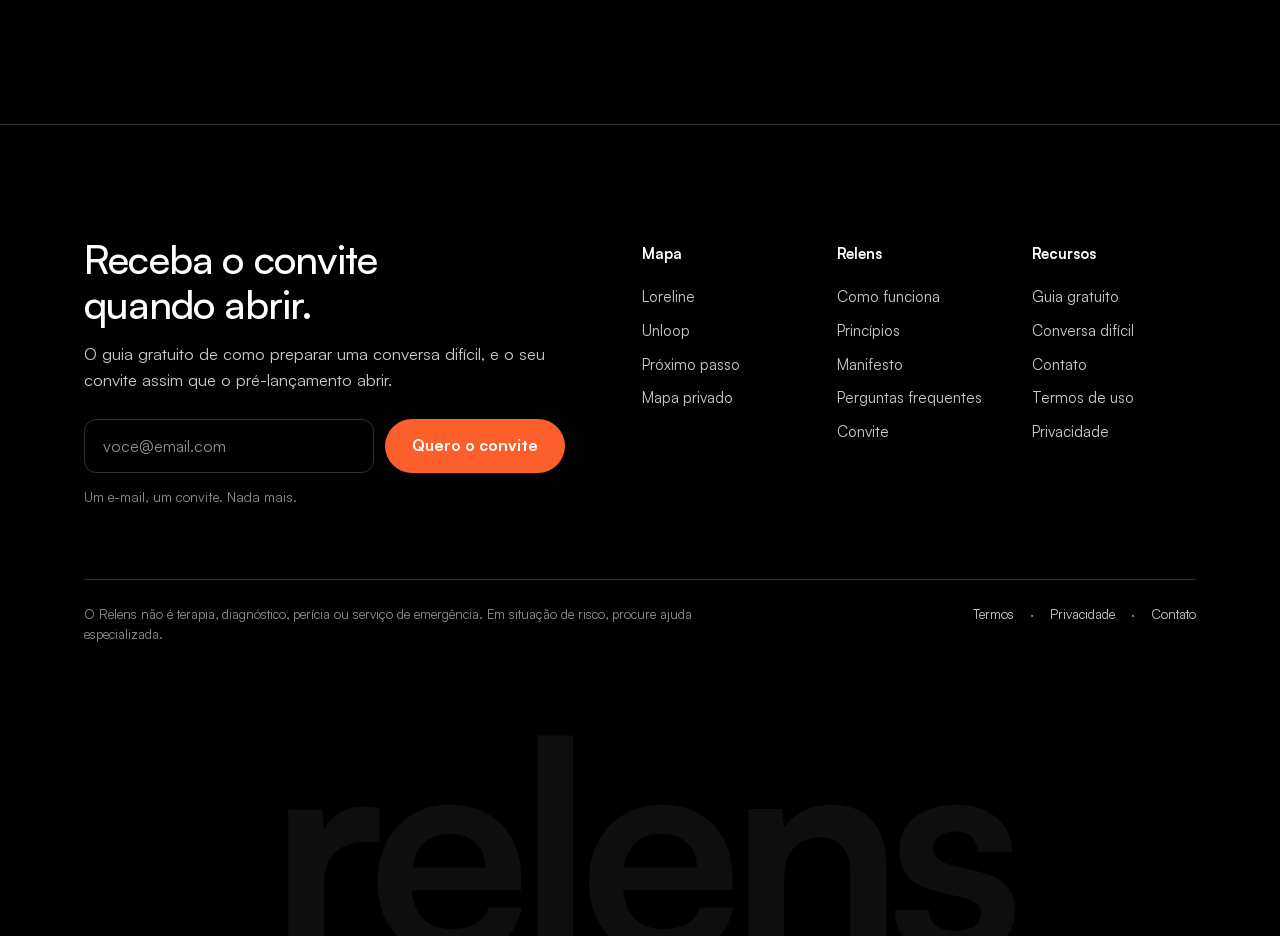
<file: landing-motion/index.html>
<!--
CONTRATO DE DIREÇÃO - Relens landing v3 (Persuade)

THESIS: traduzir a homepage da Superpower (superpower.com) para o mundo do
Relens: cinema quente de verdade no hero, convicção de categoria, ritmo de
seções alternando claro/escuro e um footer que também vende. Nada de template
SaaS: a página inteira é uma composição.

OWN-WORLD (versao unificada): uma única página com alternância escuro/claro
no menu. Escuro (padrão): fundo #000 em todas as sessões. Claro: fundo #FFF
com texto escuro. Em ambos, a hero e a faixa announcements permanecem
pretas, integradas. Vermillon #FC5F2B como único acento. Satoshi
auto-hospedada, caixa baixa no wordmark. Vídeo editorial real no hero
(placeholder licenciado pela direção, substituir antes do lançamento).

STORY: quem chega depois de uma briga repetida entende em segundos que o
Relens é um mapa privado e corrigível: fato separado de interpretação, lacunas
explícitas, próximo passo escolhido por você. Sem terapia, sem veredito, sem
depender do parceiro.

STRUCTURE (espelho da Superpower, traduzida):
barra de aviso -> hero em vídeo com pilares -> statement -> como funciona
(head + 4 cards + palco escuro com o artefato interativo) -> membership
("O Relens inclui muito mais", checklist de 11 em duas colunas
centralizadas, sem CTA) -> princípios -> manifesto (uma linha grande com
acento vermillon + texto menor centralizado, sem imagem, fundo claro
separado dos princípios) -> perguntas -> convite mesclado ao statement final
("Clareza é o seu superpoder" + card de pré-lançamento logo abaixo).
Manifesto claro, perguntas em fundo escuro, convite/statement final em
fundo claro sem caixa -> footer branco com divisória superior (captura de
e-mail + vídeo do fundador + QR + colunas de páginas + legal).

FORM: página estática única, mobile-first, PT-BR, CTA único de lista de
convite (mailto temporário), âncora sem número, manifesto no lugar de
depoimentos. Decisões pinadas pelo usuário em 2026-08-04.
-->
<!doctype html>
<html lang="pt-BR">
<head>
  <meta charset="utf-8">
  <meta name="viewport" content="width=device-width, initial-scale=1">
  <title>Relens · O mapa da sua relação</title>
  <meta name="description" content="Em 20 a 30 minutos, o Relens organiza o que aconteceu na sua relação, separa fato de interpretação e prepara a próxima conversa difícil. Sem terapia, sem nota, sem veredito.">
  <meta property="og:title" content="Relens · O mapa da sua relação">
  <meta property="og:description" content="Um mapa privado e corrigível para entender o que está acontecendo na sua relação e preparar a próxima conversa difícil.">
  <meta property="og:type" content="website">
  <meta property="og:image" content="images/relens-atmosphere.jpg">
  <link rel="icon" href="data:image/svg+xml,%3Csvg xmlns='http://www.w3.org/2000/svg' viewBox='0 0 64 64'%3E%3Crect width='64' height='64' rx='14' fill='%23FC5F2B'/%3E%3Ctext x='32' y='45' font-family='Arial,sans-serif' font-size='38' font-weight='700' text-anchor='middle' fill='%23181614'%3Er%3C/text%3E%3C/svg%3E">
  <script>
    /* Tema: escuro por padrao; escolha salva em localStorage */
    (function () {
      var theme = "dark";
      try {
        var saved = localStorage.getItem("rl-theme");
        if (saved === "dark" || saved === "light") theme = saved;
      } catch (e) {}
      document.documentElement.setAttribute("data-theme", theme);
      if (!window.matchMedia("(prefers-reduced-motion: reduce)").matches && "IntersectionObserver" in window) {
        document.documentElement.classList.add("motion-ready");
      }
    })();
  </script>
  <link rel="stylesheet" href="fonts/fonts.css">
  <link rel="stylesheet" href="styles.css?v=6">
</head>
<body>
  <a class="skip-link" href="#principal">Pular para o conteúdo</a>

  <header class="site-head" id="site-head">
    <div class="announce">
      <a class="announce-link" href="#convite" data-announce>
        <span class="announce-msg is-active">Pré-lançamento: as primeiras vagas do Relens serão por convite</span>
        <span class="announce-msg">Guia gratuito: como preparar uma conversa difícil</span>
        <span class="announce-msg">Sem terapia, sem nota, sem veredito. Um mapa</span>
        <span class="announce-arrow" aria-hidden="true">&rarr;</span>
      </a>
    </div>
    <nav class="nav" aria-label="Principal">
      <a class="wordmark" href="#topo" aria-label="Relens, início">relens</a>
      <div class="nav-links">
        <a href="#como-funciona">Como funciona</a>
        <a href="#principios">Princípios</a>
        <a href="#manifesto">Manifesto</a>
        <a href="#perguntas">Perguntas</a>
      </div>
      <button class="theme-toggle" type="button" aria-pressed="false">Claro</button>
      <a class="btn btn--solid btn--sm" href="#convite">Entrar na lista</a>
    </nav>
  </header>

  <main id="principal">

    <!-- HERO -->
    <section class="hero" id="topo" aria-labelledby="hero-titulo">
      <div class="hero-media" aria-hidden="true">
        <video class="hero-video" autoplay muted loop playsinline preload="auto"
               poster="media/hero-poster.jpg">
          <source src="media/sp-hero.mp4" type="video/mp4">
        </video>
        <div class="hero-scrim"></div>
      </div>

      <div class="hero-inner">
        <p class="hero-eyebrow">Pré-lançamento &middot; vagas por convite</p>
        <h1 id="hero-titulo"><span class="h-line">O mapa da sua relação.</span></h1>
        <p class="hero-lede">Em 20 a 30 minutos, você organiza o que aconteceu, separa fato de interpretação e prepara a próxima conversa difícil. Sem terapia, sem nota, sem precisar do parceiro.</p>
        <div class="hero-actions">
          <a class="btn btn--solid" href="#convite">Entrar na lista</a>
          <a class="hero-link" href="#como-funciona">Ver como funciona <span class="arrow" aria-hidden="true">&#8599;</span></a>
        </div>
        <ul class="hero-badges" aria-label="Compromissos do produto">
          <li>Uso individual</li>
          <li>Privado por padrão</li>
          <li>Corrigível a qualquer momento</li>
        </ul>
      </div>

      <ul class="pillars" aria-label="O que o Relens entrega">
        <li>
          <strong>Clareza</strong>
          <span>O padrão, não o veredito</span>
        </li>
        <li>
          <strong>Autonomia</strong>
          <span>O próximo passo é seu</span>
        </li>
        <li>
          <strong>Privacidade</strong>
          <span>Só você vê o seu mapa</span>
        </li>
      </ul>
    </section>

    <!-- STATEMENT -->
    <section class="intro">
      <div class="wrap">
        <p class="intro-line">Não é um teste. Não é uma nota. <span class="intro-accent">São os padrões.</span></p>
        <p class="intro-sub">O Relens organiza a sua perspectiva em evidências, hipóteses e lacunas, para você enxergar o padrão antes da próxima conversa.</p>
      </div>
    </section>

    <!-- COMO FUNCIONA -->
    <section class="hiw" id="como-funciona" aria-labelledby="hiw-titulo">
      <div class="wrap">
        <div class="hiw-head">
          <h2 id="hiw-titulo">Como funciona</h2>
          <p class="hiw-sub">Do relato ao próximo passo, em quatro movimentos.</p>
        </div>

        <div class="hiw-cards">
          <article class="hiw-card">
            <p class="hiw-card-num">01</p>
            <div class="hiw-card-shot" aria-hidden="true">
              <div class="mini-artifact mini-artifact--prompt">
                <p class="mini-meta">pergunta 3 de 7</p>
                <p class="mini-question">Como foi a última conversa difícil?</p>
                <p class="mini-input">Escreva ou fale, do seu jeito</p>
              </div>
            </div>
            <h3>Você conta</h3>
            <p>Texto ou voz, uma pergunta por vez, no seu ritmo. Sem julgamento.</p>
          </article>

          <article class="hiw-card">
            <p class="hiw-card-num">02</p>
            <div class="hiw-card-shot" aria-hidden="true">
              <div class="mini-artifact mini-artifact--loreline">
                <p class="mini-meta">Loreline</p>
                <ol class="mini-track">
                  <li><span>há 6 semanas</span><span>conversa adiada</span><span class="mini-tag">lacuna</span></li>
                  <li><span>há 3 semanas</span><span>&ldquo;você nunca me escuta&rdquo;</span><span class="mini-tag">fato</span></li>
                  <li><span>hoje</span><span>o padrão aparece</span><span class="mini-tag">hipótese</span></li>
                </ol>
              </div>
            </div>
            <h3>A Loreline organiza</h3>
            <p>O que foi dito, o que você interpretou e o que ainda é lacuna ficam separados.</p>
          </article>

          <article class="hiw-card">
            <p class="hiw-card-num">03</p>
            <div class="hiw-card-shot" aria-hidden="true">
              <div class="mini-artifact mini-artifact--unloop">
                <p class="mini-meta">Unloop</p>
                <ol class="mini-track">
                  <li><span class="mini-step">01</span><span>o corpo aperta</span><span class="mini-tag">gatilho</span></li>
                  <li><span class="mini-step">02</span><span>a resposta sai antes</span><span class="mini-tag">reação</span></li>
                  <li><span class="mini-step">03</span><span>a conversa morre</span><span class="mini-tag">resposta</span></li>
                  <li><span class="mini-step">04</span><span>volta mais forte</span><span class="mini-tag">reforço</span></li>
                </ol>
                <p class="mini-exit"><span class="mini-tag">saída</span><span>nomear o gatilho antes da reação</span></p>
              </div>
            </div>
            <h3>O Unloop desenha o ciclo</h3>
            <p>Gatilho, reação, resposta e reforço aparecem. E o lugar onde dá para sair.</p>
          </article>

          <article class="hiw-card">
            <p class="hiw-card-num">04</p>
            <div class="hiw-card-shot" aria-hidden="true">
              <div class="mini-artifact mini-artifact--next">
                <p class="mini-meta">próximo passo</p>
                <p class="mini-topic">tema: planos de fim de semana</p>
                <p class="mini-choices">conversar &middot; observar &middot; adiar</p>
              </div>
            </div>
            <h3>Você decide</h3>
            <p>Conversar, observar ou adiar. O próximo passo é escolhido por você.</p>
          </article>
        </div>

        <div class="hiw-stage">
          <div class="hiw-steps" role="tablist" aria-label="Etapas" data-lenis-prevent>
            <button class="hiw-step is-active" role="tab" id="hiw-t1" aria-controls="hiw-p1" aria-selected="true" data-step="0">
              <span class="hiw-num">01</span>
              <span class="hiw-step-body"><strong>Você conta</strong></span>
            </button>
            <button class="hiw-step" role="tab" id="hiw-t2" aria-controls="hiw-p2" aria-selected="false" data-step="1">
              <span class="hiw-num">02</span>
              <span class="hiw-step-body"><strong>A Loreline organiza</strong></span>
            </button>
            <button class="hiw-step" role="tab" id="hiw-t3" aria-controls="hiw-p3" aria-selected="false" data-step="2">
              <span class="hiw-num">03</span>
              <span class="hiw-step-body"><strong>O Unloop desenha o ciclo</strong></span>
            </button>
            <button class="hiw-step" role="tab" id="hiw-t4" aria-controls="hiw-p4" aria-selected="false" data-step="3">
              <span class="hiw-num">04</span>
              <span class="hiw-step-body"><strong>Você decide</strong></span>
            </button>
          </div>

          <div class="hiw-stage-panels">
            <div class="hiw-panel" role="tabpanel" id="hiw-p1" aria-labelledby="hiw-t1">
              <div class="artifact artifact--prompt">
                <p class="artifact-meta">pergunta 3 de 7</p>
                <p class="artifact-question">Como foi a última conversa difícil?</p>
                <p class="artifact-input">Escreva ou fale, do seu jeito</p>
                <p class="artifact-hint">Sem pressa. Você pode pausar e voltar depois.</p>
              </div>
            </div>
            <div class="hiw-panel" role="tabpanel" id="hiw-p2" aria-labelledby="hiw-t2" hidden>
              <div class="artifact artifact--loreline">
                <p class="artifact-meta">Loreline</p>
                <ol class="artifact-track">
                  <li><span class="a-date">há 6 semanas</span><span class="a-text">conversa sobre planos foi adiada</span><span class="a-tag">lacuna</span></li>
                  <li><span class="a-date">há 3 semanas</span><span class="a-text">&ldquo;você nunca me escuta&rdquo; foi dito</span><span class="a-tag">fato</span></li>
                  <li><span class="a-date">há 3 semanas</span><span class="a-text">você ouviu isso como rejeição</span><span class="a-tag">interpretação</span></li>
                  <li><span class="a-date">hoje</span><span class="a-text">o padrão aparece</span><span class="a-tag">hipótese</span></li>
                </ol>
              </div>
            </div>
            <div class="hiw-panel" role="tabpanel" id="hiw-p3" aria-labelledby="hiw-t3" hidden>
              <div class="artifact artifact--unloop">
                <p class="artifact-meta">Unloop</p>
                <ol class="artifact-track">
                  <li><span class="a-date">01</span><span class="a-text">algo é dito e o corpo aperta</span><span class="a-tag">gatilho</span></li>
                  <li><span class="a-date">02</span><span class="a-text">a resposta sai antes de pensar</span><span class="a-tag">reação</span></li>
                  <li><span class="a-date">03</span><span class="a-text">o outro se fecha, a conversa morre</span><span class="a-tag">resposta</span></li>
                  <li><span class="a-date">04</span><span class="a-text">o mesmo ciclo volta mais forte</span><span class="a-tag">reforço</span></li>
                </ol>
                <p class="artifact-exit"><span class="a-tag">saída</span><span>nomear o gatilho antes da reação</span></p>
              </div>
            </div>
            <div class="hiw-panel" role="tabpanel" id="hiw-p4" aria-labelledby="hiw-t4" hidden>
              <div class="artifact artifact--next">
                <p class="artifact-meta">próximo passo</p>
                <p class="artifact-topic">tema: planos de fim de semana</p>
                <ul class="artifact-choices">
                  <li>conversar</li>
                  <li>observar</li>
                  <li>adiar</li>
                </ul>
                <p class="artifact-hint">A escolha é sua. Nada é cobrado depois.</p>
              </div>
            </div>
            <p class="hiw-note">Fragmentos ilustrativos. Nenhum dado real é exibido nesta página.</p>
          </div>
        </div>
      </div>
    </section>

    <!-- O RELENS INCLUI MUITO MAIS -->
    <section class="membership" aria-labelledby="mem-titulo">
      <div class="wrap">
        <p class="membership-intro">O Relens inclui muito mais.</p>
        <h2 id="mem-titulo" class="membership-line"><span class="h-line">O que uma noite alcança <span>é só o começo.</span></span></h2>
        <div class="membership-list membership-list--cols">
          <div class="membership-row">
            <span class="membership-label">Mapa completo da relação</span>
            <span class="membership-desc">Fatos, interpretações, hipóteses e lacunas, separados por camada</span>
          </div>
          <div class="membership-row">
            <span class="membership-label">Loreline</span>
            <span class="membership-desc">Sua história e o contexto acumulado, na ordem em que aconteceram</span>
          </div>
          <div class="membership-row">
            <span class="membership-label">Unloop</span>
            <span class="membership-desc">O ciclo que se repete, com o ponto de saída marcado</span>
          </div>
          <div class="membership-row">
            <span class="membership-label">Roteiro de conversa</span>
            <span class="membership-desc">O próximo passo, escrito por você</span>
          </div>
          <div class="membership-row">
            <span class="membership-label">Retorno em 7 dias</span>
            <span class="membership-desc">Veja o que mudou depois da conversa</span>
          </div>
          <div class="membership-row">
            <span class="membership-label">Perguntas em texto ou voz</span>
            <span class="membership-desc">Uma pergunta por vez, no seu ritmo</span>
          </div>
          <div class="membership-row">
            <span class="membership-label">Guias de conversa difícil</span>
            <span class="membership-desc">Roteiros para os temas que sempre travam</span>
          </div>
          <div class="membership-row">
            <span class="membership-label">Privado por padrão</span>
            <span class="membership-desc">Nada é compartilhado sem você escolher</span>
          </div>
          <div class="membership-row">
            <span class="membership-label">Sem depender do parceiro</span>
            <span class="membership-desc">O mapa funciona sozinho, da sua perspectiva</span>
          </div>
          <div class="membership-row">
            <span class="membership-label">Sem nota, sem veredito</span>
            <span class="membership-desc">Nenhum julgamento sobre a relação</span>
          </div>
          <div class="membership-row">
            <span class="membership-label">Corrigível a qualquer momento</span>
            <span class="membership-desc">Mude um item e o mapa recalcula</span>
          </div>
        </div>
      </div>
    </section>

    <!-- PRINCÍPIOS -->
    <section class="principles" id="principios" aria-labelledby="prin-titulo">
      <div class="wrap">
        <h2 id="prin-titulo">Guiado por princípios, não por palpites.</h2>
        <div class="principles-grid">
          <article class="principle">
            <p class="principle-num">01</p>
            <h3>Clareza antes de recomendação</h3>
            <p>Fatos, interpretações e hipóteses aparecem separados. Nada vira verdade sem você confirmar.</p>
          </article>
          <article class="principle">
            <p class="principle-num">02</p>
            <h3>Perspectiva não é veredito</h3>
            <p>O mapa mostra o seu ponto de vista. Ele nunca diagnostica o parceiro nem a relação.</p>
          </article>
          <article class="principle">
            <p class="principle-num">03</p>
            <h3>Segurança antes de engajamento</h3>
            <p>Em situação de risco, o fluxo para. Confronto nunca é a recomendação; a saída segura aparece primeiro.</p>
          </article>
          <article class="principle">
            <p class="principle-num">04</p>
            <h3>Privacidade por padrão</h3>
            <p>Seu mapa não é compartilhado com ninguém. Você corrige ou apaga qualquer item, e o mapa recalcula.</p>
          </article>
        </div>
      </div>
    </section>

    <!-- MANIFESTO (fundo claro, separado dos princípios) -->
    <section class="manifesto" id="manifesto" aria-labelledby="mani-titulo">
      <div class="wrap">
        <h2 id="mani-titulo" class="visually-hidden">Manifesto</h2>
        <p class="mani-line"><span class="h-line">&ldquo;Todo mundo tem uma opinião <span>sobre a sua relação.</span>&rdquo;</span></p>
        <p class="mani-sub">O Relens não diz o que você deve fazer. <span class="mani-sub--accent">Mostra o que está acontecendo, para você decidir.</span></p>
      </div>
    </section>

    <!-- PERGUNTAS -->
    <section class="faq" id="perguntas" aria-labelledby="faq-titulo">
      <div class="wrap wrap--narrow">
        <h2 id="faq-titulo">Perguntas frequentes</h2>
        <div class="faq-list">
          <details>
            <summary>Isso é terapia?</summary>
            <p>Não. O Relens organiza a sua perspectiva em um mapa: fatos, interpretações, hipóteses e lacunas. Ele não substitui acompanhamento profissional e nunca emite um veredito sobre a relação.</p>
          </details>
          <details>
            <summary>Preciso que meu parceiro participe?</summary>
            <p>Não. O uso é individual e a primeira conversa difícil pode ser preparada sozinho. O parceiro só entra se você escolher, e cada pessoa mantém o seu espaço privado.</p>
          </details>
          <details>
            <summary>O que acontece com o que eu escrevo?</summary>
            <p>Você controla: corrige, exporta ou apaga. Nada é compartilhado por padrão, e toda conclusão mostra de onde veio para poder ser revisada.</p>
          </details>
          <details>
            <summary>É um teste de compatibilidade?</summary>
            <p>Não. Não existe nota. O mapa mostra padrões, evidências e lacunas a partir da sua perspectiva, sem classificar a relação como boa ou ruim.</p>
          </details>
          <details>
            <summary>E se eu estiver em situação de risco?</summary>
            <p>Segurança vem primeiro. O fluxo é interrompido, confronto nunca é recomendado e você vê rotas apropriadas de ajuda. O Relens não pede continuidade em cenário de risco.</p>
          </details>
        </div>
      </div>
    </section>

    <!-- CONVITE + STATEMENT FINAL -->
    <section class="closing" id="convite" aria-labelledby="closing-titulo">
      <div class="wrap">
        <h2 id="closing-titulo" class="closing-line"><span class="h-line">Clareza é o seu <span>superpoder.</span></span></h2>
        <div class="invite-card">
          <div class="invite-copy">
            <h2 id="invite-titulo">O pré-lançamento abre em breve.</h2>
            <p>Vagas por convite. Deixe seu melhor e-mail e receba o seu quando abrir.</p>
            <ul class="invite-list">
              <li>O mapa completo da sua relação, em 20 a 30 minutos</li>
              <li>O roteiro da sua próxima conversa difícil</li>
              <li>Retorno em 7 dias para ver o que mudou</li>
            </ul>
          </div>
          <form class="invite-form js-email-form" data-kind="convite" novalidate>
            <label for="invite-email">Seu melhor e-mail</label>
            <div class="invite-row">
              <input type="email" id="invite-email" name="email" placeholder="voce@email.com" required autocomplete="email">
              <button class="btn btn--solid" type="submit">Quero o convite</button>
            </div>
            <p class="form-status" role="status">Sem spam. Só o convite quando abrir.</p>
          </form>
        </div>
      </div>
    </section>
  </main>

  <footer class="footer footer--light">
    <div class="wrap">
      <div class="footer-main">
        <div class="footer-lead">
          <h2 class="footer-lead-title">Receba o convite quando abrir.</h2>
          <p class="footer-lead-sub">O guia gratuito de como preparar uma conversa difícil, e o seu convite assim que o pré-lançamento abrir.</p>
          <form class="footer-form js-email-form" data-kind="convite" novalidate>
            <label for="footer-email" class="visually-hidden">Seu e-mail</label>
            <div class="invite-row">
              <input type="email" id="footer-email" name="email" placeholder="voce@email.com" required autocomplete="email">
              <button class="btn btn--solid" type="submit">Quero o convite</button>
            </div>
            <p class="form-status" role="status">Um e-mail, um convite. Nada mais.</p>
          </form>

        </div>

        <nav class="footer-cols" aria-label="Rodapé">
          <div class="footer-col">
            <h3>Mapa</h3>
            <a href="#como-funciona">Loreline</a>
            <a href="#como-funciona">Unloop</a>
            <a href="#como-funciona">Próximo passo</a>
            <a href="#como-funciona">Mapa privado</a>
          </div>
          <div class="footer-col">
            <h3>Relens</h3>
            <a href="#como-funciona">Como funciona</a>
            <a href="#principios">Princípios</a>
            <a href="#manifesto">Manifesto</a>
            <a href="#perguntas">Perguntas frequentes</a>
            <a href="#convite">Convite</a>
          </div>
          <div class="footer-col">
            <h3>Recursos</h3>
            <a href="#convite">Guia gratuito</a>
            <a href="#perguntas">Conversa difícil</a>
            <a href="mailto:ola@relens.com.br">Contato</a>
            <a href="termos.html">Termos de uso</a>
            <a href="privacidade.html">Privacidade</a>
          </div>
        </nav>
      </div>

      <div class="footer-legal">
        <p>O Relens não é terapia, diagnóstico, perícia ou serviço de emergência. Em situação de risco, procure ajuda especializada.</p>
        <p class="footer-legal-links"><a href="termos.html">Termos</a> &middot; <a href="privacidade.html">Privacidade</a> &middot; <a href="mailto:ola@relens.com.br">Contato</a></p>
      </div>
    </div>
    <p class="footer-wordmark" aria-hidden="true">relens</p>
  </footer>

  <script src="js/lenis.min.js"></script>
  <script src="app.js?v=7"></script>
</body>
</html>
</file>
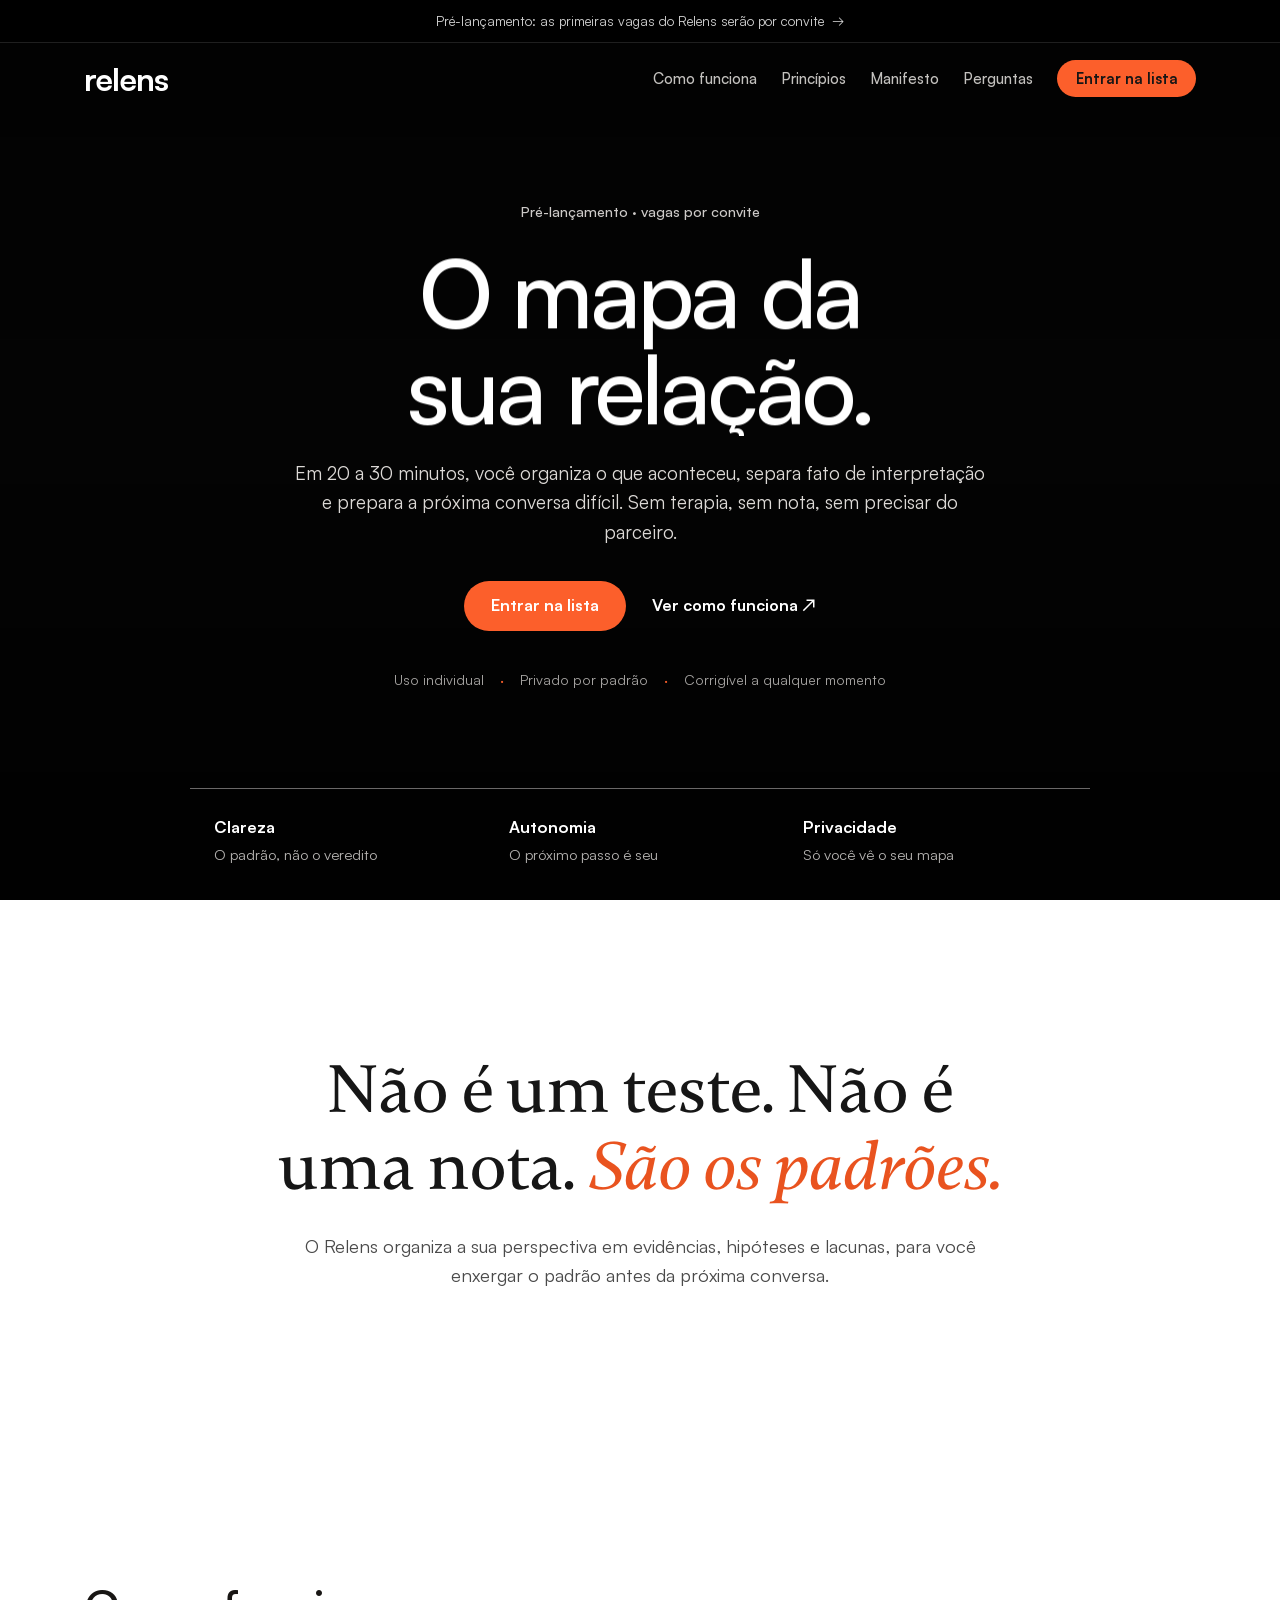
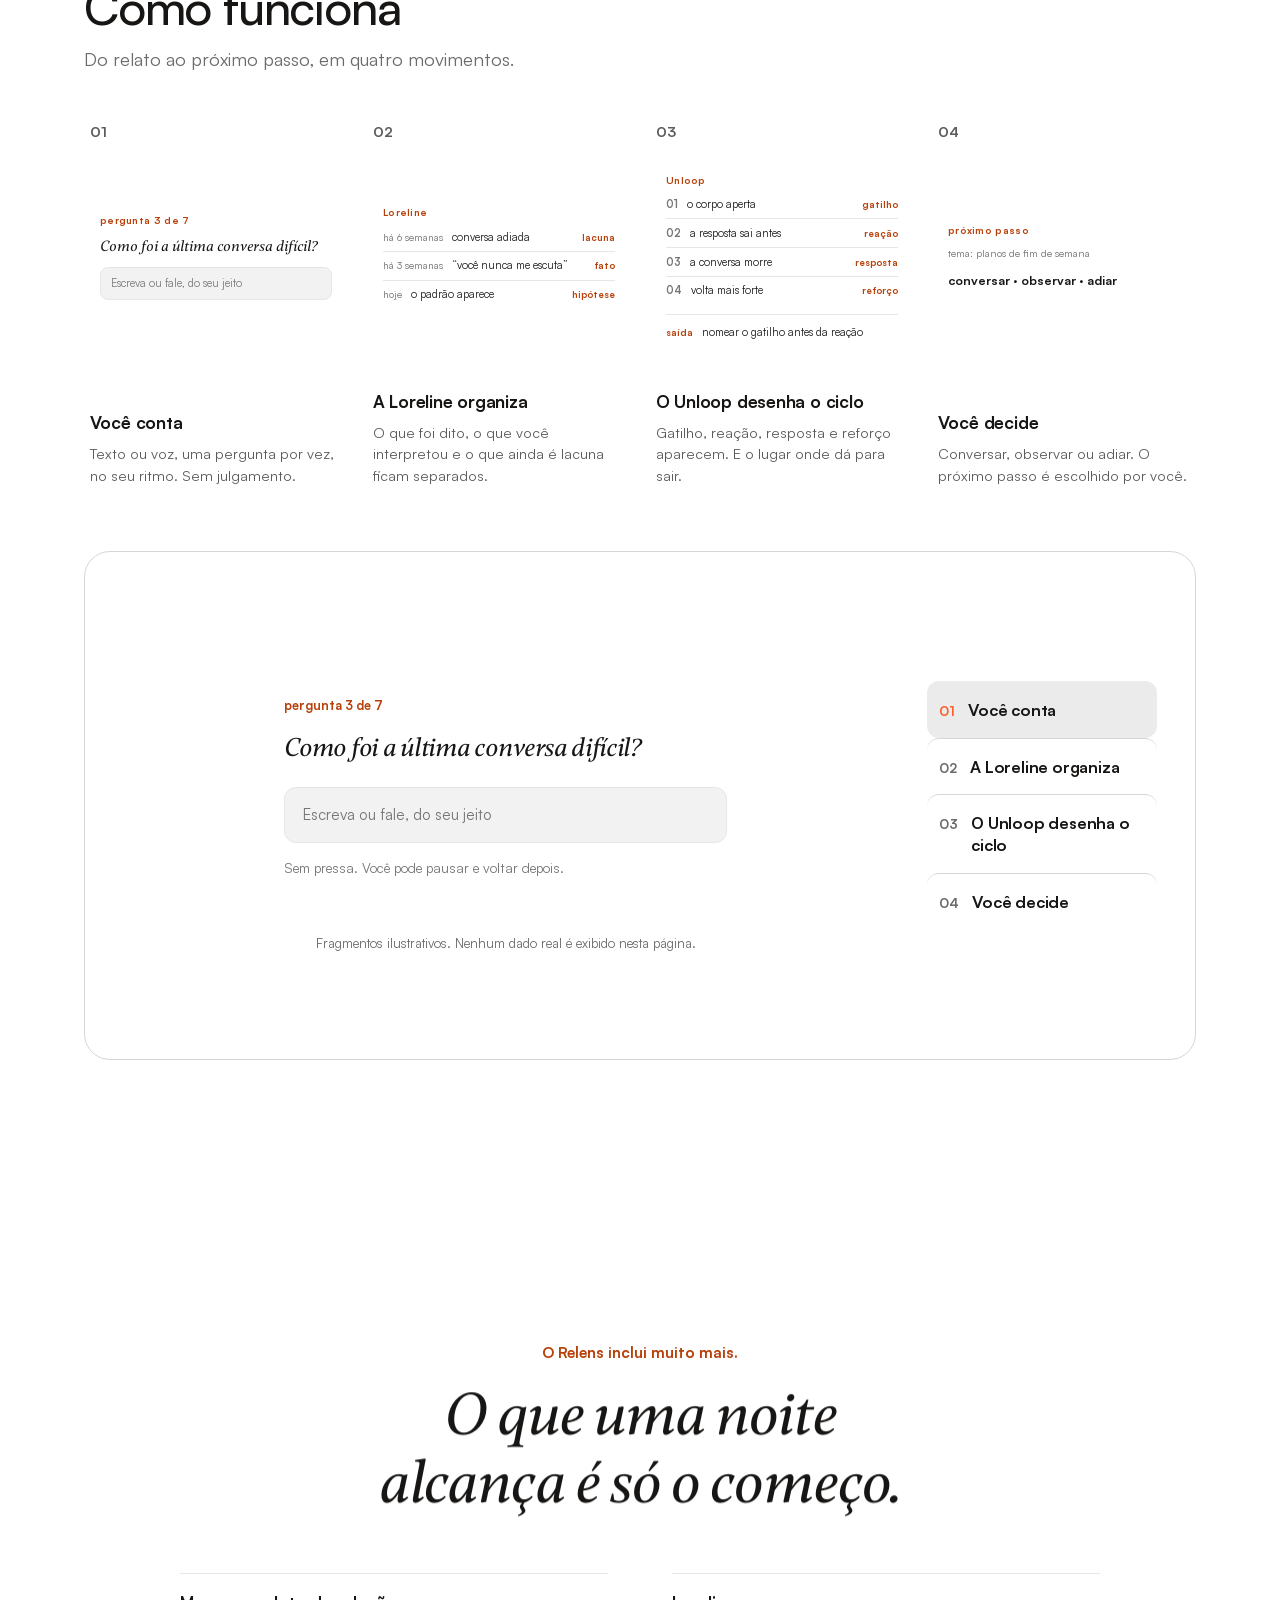
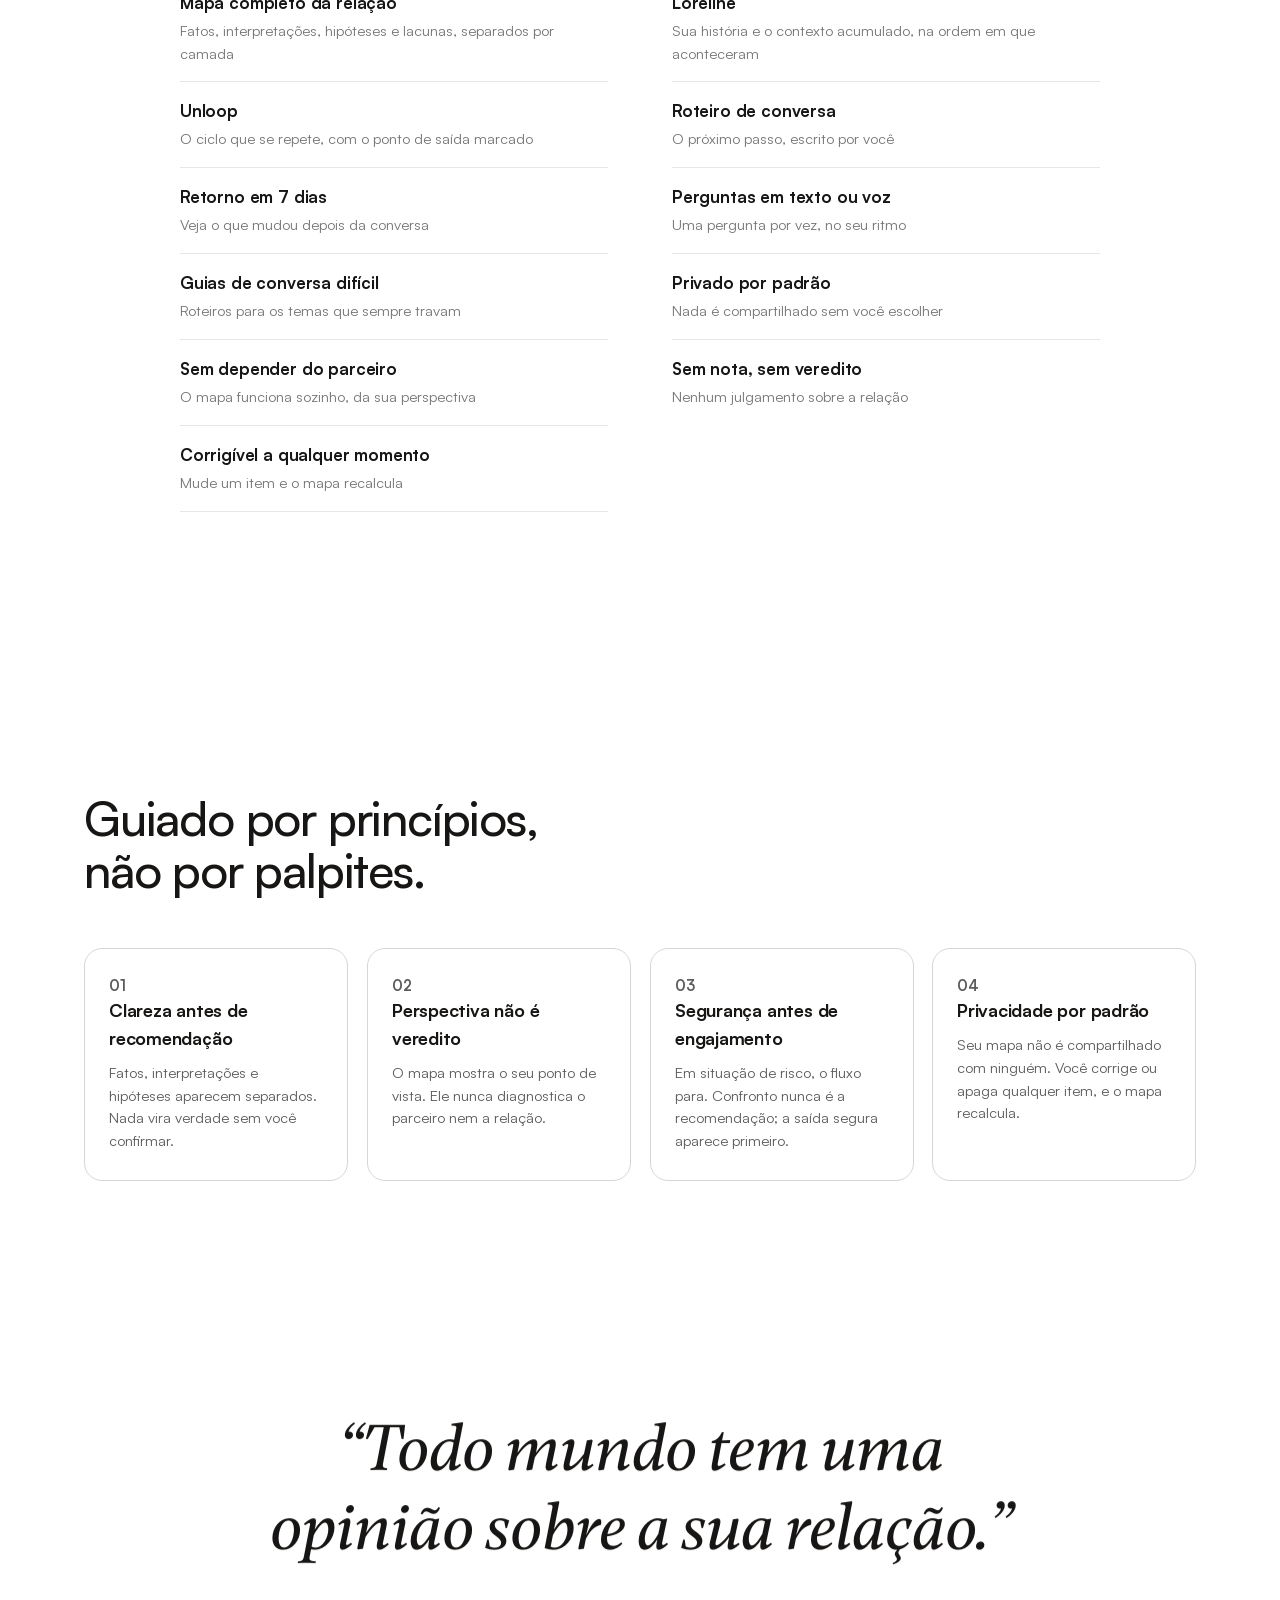
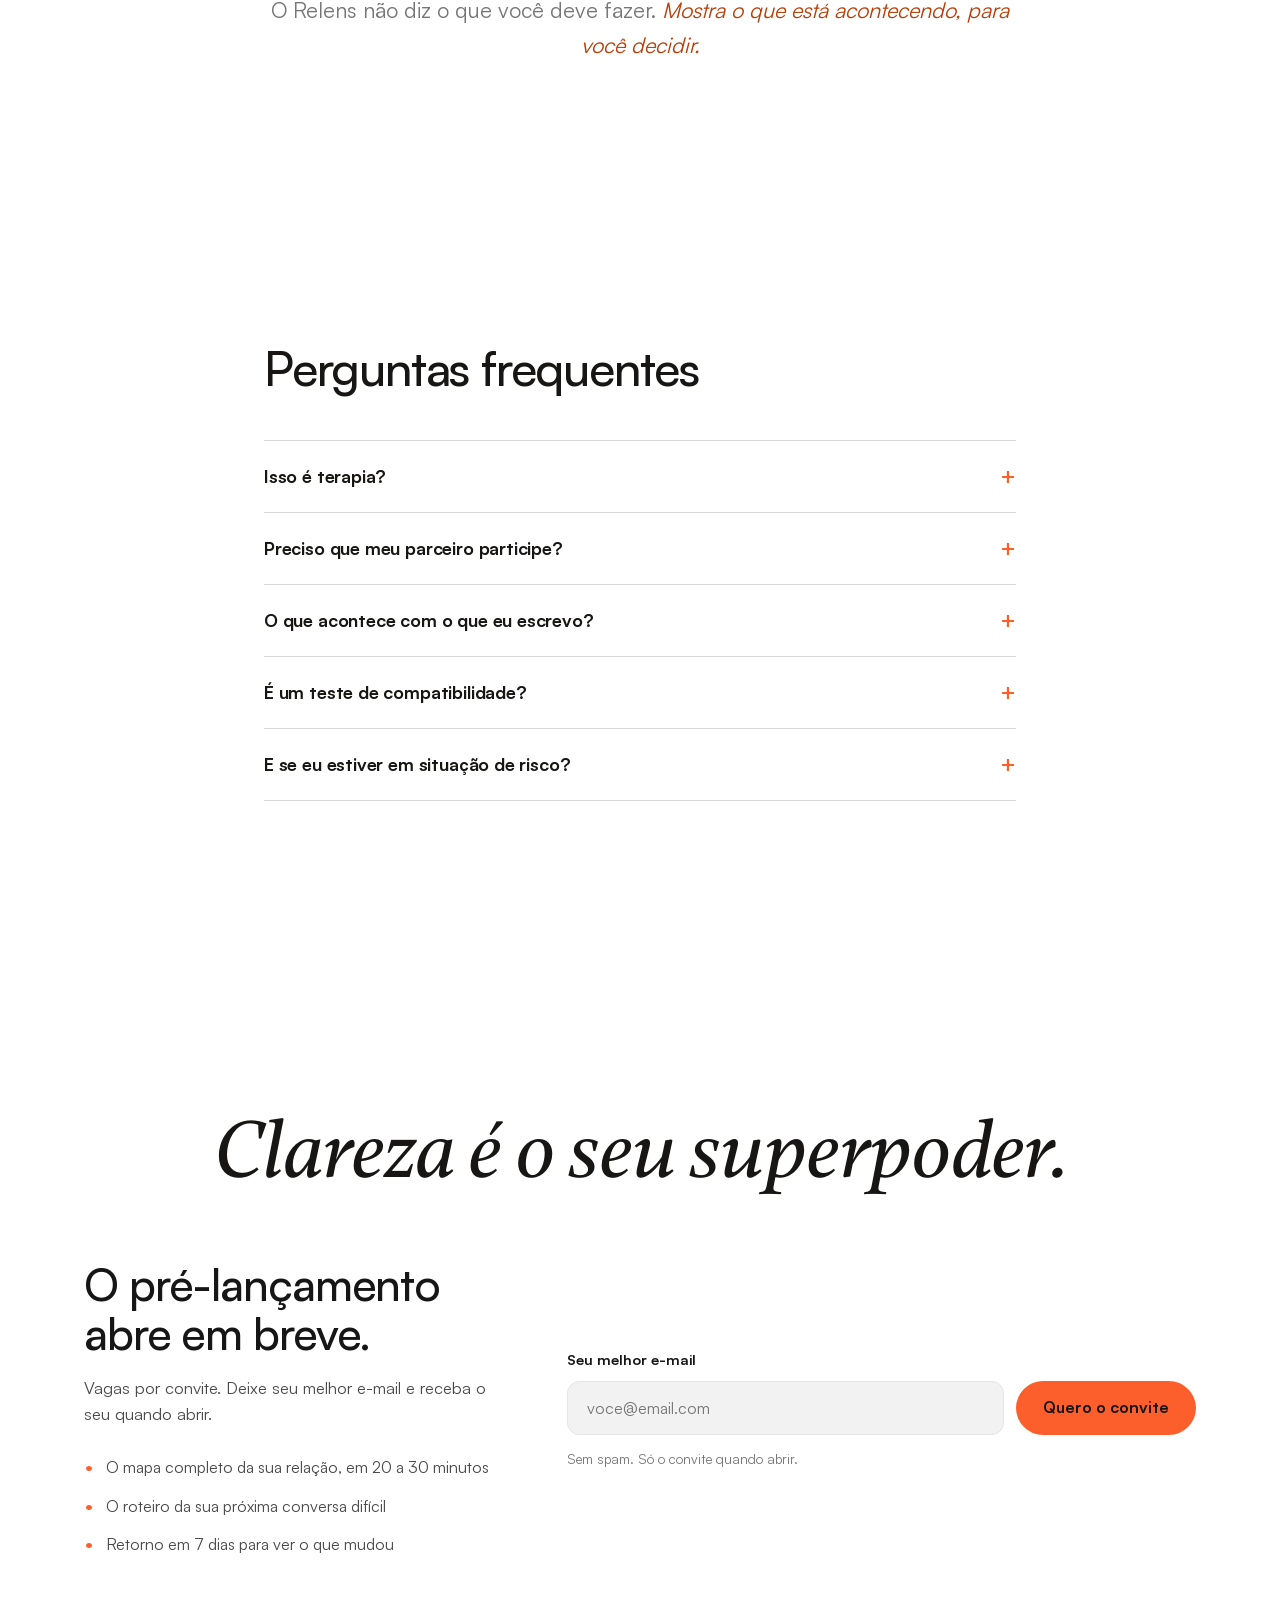
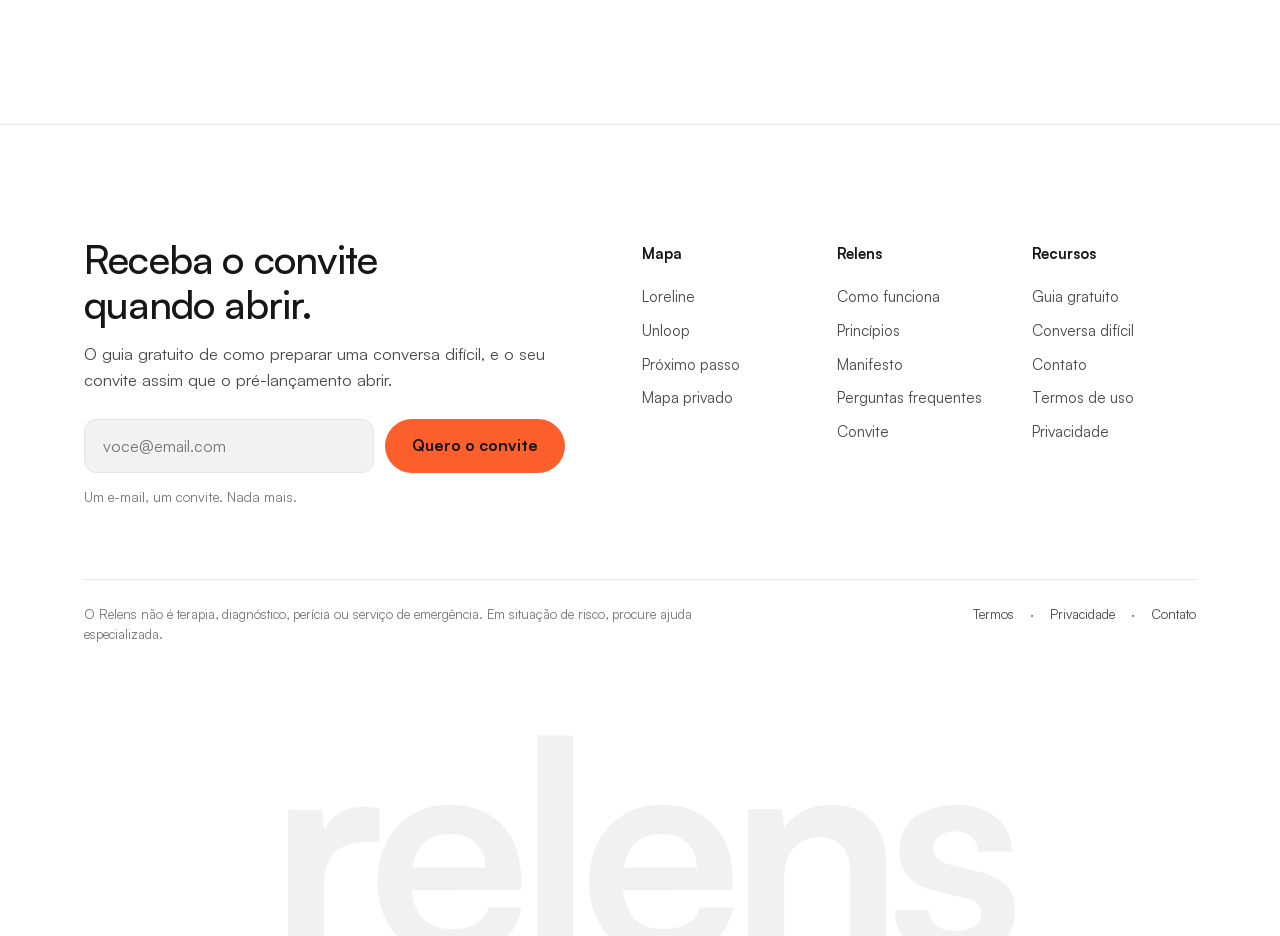
<file: landing-white/index.html>
<!--
CONTRATO DE DIREÇÃO - Relens landing v2 (Persuade)

THESIS: traduzir a homepage da Superpower (superpower.com) para o mundo do
Relens: cinema quente de verdade no hero, convicção de categoria, ritmo de
seções alternando claro/escuro e um footer que também vende. Nada de template
SaaS: a página inteira é uma composição.

OWN-WORLD (variacao branca): fundo único #FFFFFF em todas as sessões
(inclusive announcements), texto escuro e cinzas neutros, vermillon #FC5F2B
como único acento. Apenas a hero mantém o fundo preto. Satoshi
auto-hospedada, caixa baixa no wordmark. Vídeo editorial real no hero e no
footer (placeholders licenciados pela direção, substituir antes do
lançamento).

STORY: quem chega depois de uma briga repetida entende em segundos que o
Relens é um mapa privado e corrigível: fato separado de interpretação, lacunas
explícitas, próximo passo escolhido por você. Sem terapia, sem veredito, sem
depender do parceiro.

STRUCTURE (espelho da Superpower, traduzida):
barra de aviso -> hero em vídeo com pilares -> statement -> como funciona
(head + 4 cards + palco escuro com o artefato interativo) -> membership
("O Relens inclui muito mais", checklist de 11 em duas colunas
centralizadas, sem CTA) -> princípios -> manifesto (uma linha grande com
acento vermillon + texto menor centralizado, sem imagem, fundo claro
separado dos princípios) -> perguntas -> convite mesclado ao statement final
("Clareza é o seu superpoder" + card de pré-lançamento logo abaixo).
Manifesto claro, perguntas em fundo escuro, convite/statement final em
fundo claro sem caixa -> footer branco com divisória superior (captura de
e-mail + vídeo do fundador + QR + colunas de páginas + legal).

FORM: página estática única, mobile-first, PT-BR, CTA único de lista de
convite (mailto temporário), âncora sem número, manifesto no lugar de
depoimentos. Decisões pinadas pelo usuário em 2026-08-04.
-->
<!doctype html>
<html lang="pt-BR">
<head>
  <meta charset="utf-8">
  <meta name="viewport" content="width=device-width, initial-scale=1">
  <title>Relens · O mapa da sua relação</title>
  <meta name="description" content="Em 20 a 30 minutos, o Relens organiza o que aconteceu na sua relação, separa fato de interpretação e prepara a próxima conversa difícil. Sem terapia, sem nota, sem veredito.">
  <meta property="og:title" content="Relens · O mapa da sua relação">
  <meta property="og:description" content="Um mapa privado e corrigível para entender o que está acontecendo na sua relação e preparar a próxima conversa difícil.">
  <meta property="og:type" content="website">
  <meta property="og:image" content="images/relens-atmosphere.jpg">
  <link rel="icon" href="data:image/svg+xml,%3Csvg xmlns='http://www.w3.org/2000/svg' viewBox='0 0 64 64'%3E%3Crect width='64' height='64' rx='14' fill='%23FC5F2B'/%3E%3Ctext x='32' y='45' font-family='Arial,sans-serif' font-size='38' font-weight='700' text-anchor='middle' fill='%23181614'%3Er%3C/text%3E%3C/svg%3E">
  <script>
    /* Gate de motion: aplicado antes do CSS para evitar flash */
    (function () {
      if (!window.matchMedia("(prefers-reduced-motion: reduce)").matches && "IntersectionObserver" in window) {
        document.documentElement.classList.add("motion-ready");
      }
    })();
  </script>
  <link rel="stylesheet" href="fonts/fonts.css">
  <link rel="stylesheet" href="styles.css?v=6">
</head>
<body>
  <a class="skip-link" href="#principal">Pular para o conteúdo</a>

  <header class="site-head" id="site-head">
    <div class="announce">
      <a class="announce-link" href="#convite" data-announce>
        <span class="announce-msg is-active">Pré-lançamento: as primeiras vagas do Relens serão por convite</span>
        <span class="announce-msg">Guia gratuito: como preparar uma conversa difícil</span>
        <span class="announce-msg">Sem terapia, sem nota, sem veredito. Um mapa</span>
        <span class="announce-arrow" aria-hidden="true">&rarr;</span>
      </a>
    </div>
    <nav class="nav" aria-label="Principal">
      <a class="wordmark" href="#topo" aria-label="Relens, início">relens</a>
      <div class="nav-links">
        <a href="#como-funciona">Como funciona</a>
        <a href="#principios">Princípios</a>
        <a href="#manifesto">Manifesto</a>
        <a href="#perguntas">Perguntas</a>
      </div>
      <a class="btn btn--solid btn--sm" href="#convite">Entrar na lista</a>
    </nav>
  </header>

  <main id="principal">

    <!-- HERO -->
    <section class="hero" id="topo" aria-labelledby="hero-titulo">
      <div class="hero-media" aria-hidden="true">
        <video class="hero-video" autoplay muted loop playsinline preload="auto"
               poster="media/hero-poster.jpg">
          <source src="media/sp-hero.mp4" type="video/mp4">
        </video>
        <div class="hero-scrim"></div>
      </div>

      <div class="hero-inner">
        <p class="hero-eyebrow">Pré-lançamento &middot; vagas por convite</p>
        <h1 id="hero-titulo"><span class="h-line">O mapa da sua relação.</span></h1>
        <p class="hero-lede">Em 20 a 30 minutos, você organiza o que aconteceu, separa fato de interpretação e prepara a próxima conversa difícil. Sem terapia, sem nota, sem precisar do parceiro.</p>
        <div class="hero-actions">
          <a class="btn btn--solid" href="#convite">Entrar na lista</a>
          <a class="hero-link" href="#como-funciona">Ver como funciona <span class="arrow" aria-hidden="true">&#8599;</span></a>
        </div>
        <ul class="hero-badges" aria-label="Compromissos do produto">
          <li>Uso individual</li>
          <li>Privado por padrão</li>
          <li>Corrigível a qualquer momento</li>
        </ul>
      </div>

      <ul class="pillars" aria-label="O que o Relens entrega">
        <li>
          <strong>Clareza</strong>
          <span>O padrão, não o veredito</span>
        </li>
        <li>
          <strong>Autonomia</strong>
          <span>O próximo passo é seu</span>
        </li>
        <li>
          <strong>Privacidade</strong>
          <span>Só você vê o seu mapa</span>
        </li>
      </ul>
    </section>

    <!-- STATEMENT -->
    <section class="intro">
      <div class="wrap">
        <p class="intro-line">Não é um teste. Não é uma nota. <span class="intro-accent">São os padrões.</span></p>
        <p class="intro-sub">O Relens organiza a sua perspectiva em evidências, hipóteses e lacunas, para você enxergar o padrão antes da próxima conversa.</p>
      </div>
    </section>

    <!-- COMO FUNCIONA -->
    <section class="hiw" id="como-funciona" aria-labelledby="hiw-titulo">
      <div class="wrap">
        <div class="hiw-head">
          <h2 id="hiw-titulo">Como funciona</h2>
          <p class="hiw-sub">Do relato ao próximo passo, em quatro movimentos.</p>
        </div>

        <div class="hiw-cards">
          <article class="hiw-card">
            <p class="hiw-card-num">01</p>
            <div class="hiw-card-shot" aria-hidden="true">
              <div class="mini-artifact mini-artifact--prompt">
                <p class="mini-meta">pergunta 3 de 7</p>
                <p class="mini-question">Como foi a última conversa difícil?</p>
                <p class="mini-input">Escreva ou fale, do seu jeito</p>
              </div>
            </div>
            <h3>Você conta</h3>
            <p>Texto ou voz, uma pergunta por vez, no seu ritmo. Sem julgamento.</p>
          </article>

          <article class="hiw-card">
            <p class="hiw-card-num">02</p>
            <div class="hiw-card-shot" aria-hidden="true">
              <div class="mini-artifact mini-artifact--loreline">
                <p class="mini-meta">Loreline</p>
                <ol class="mini-track">
                  <li><span>há 6 semanas</span><span>conversa adiada</span><span class="mini-tag">lacuna</span></li>
                  <li><span>há 3 semanas</span><span>&ldquo;você nunca me escuta&rdquo;</span><span class="mini-tag">fato</span></li>
                  <li><span>hoje</span><span>o padrão aparece</span><span class="mini-tag">hipótese</span></li>
                </ol>
              </div>
            </div>
            <h3>A Loreline organiza</h3>
            <p>O que foi dito, o que você interpretou e o que ainda é lacuna ficam separados.</p>
          </article>

          <article class="hiw-card">
            <p class="hiw-card-num">03</p>
            <div class="hiw-card-shot" aria-hidden="true">
              <div class="mini-artifact mini-artifact--unloop">
                <p class="mini-meta">Unloop</p>
                <ol class="mini-track">
                  <li><span class="mini-step">01</span><span>o corpo aperta</span><span class="mini-tag">gatilho</span></li>
                  <li><span class="mini-step">02</span><span>a resposta sai antes</span><span class="mini-tag">reação</span></li>
                  <li><span class="mini-step">03</span><span>a conversa morre</span><span class="mini-tag">resposta</span></li>
                  <li><span class="mini-step">04</span><span>volta mais forte</span><span class="mini-tag">reforço</span></li>
                </ol>
                <p class="mini-exit"><span class="mini-tag">saída</span><span>nomear o gatilho antes da reação</span></p>
              </div>
            </div>
            <h3>O Unloop desenha o ciclo</h3>
            <p>Gatilho, reação, resposta e reforço aparecem. E o lugar onde dá para sair.</p>
          </article>

          <article class="hiw-card">
            <p class="hiw-card-num">04</p>
            <div class="hiw-card-shot" aria-hidden="true">
              <div class="mini-artifact mini-artifact--next">
                <p class="mini-meta">próximo passo</p>
                <p class="mini-topic">tema: planos de fim de semana</p>
                <p class="mini-choices">conversar &middot; observar &middot; adiar</p>
              </div>
            </div>
            <h3>Você decide</h3>
            <p>Conversar, observar ou adiar. O próximo passo é escolhido por você.</p>
          </article>
        </div>

        <div class="hiw-stage">
          <div class="hiw-steps" role="tablist" aria-label="Etapas" data-lenis-prevent>
            <button class="hiw-step is-active" role="tab" id="hiw-t1" aria-controls="hiw-p1" aria-selected="true" data-step="0">
              <span class="hiw-num">01</span>
              <span class="hiw-step-body"><strong>Você conta</strong></span>
            </button>
            <button class="hiw-step" role="tab" id="hiw-t2" aria-controls="hiw-p2" aria-selected="false" data-step="1">
              <span class="hiw-num">02</span>
              <span class="hiw-step-body"><strong>A Loreline organiza</strong></span>
            </button>
            <button class="hiw-step" role="tab" id="hiw-t3" aria-controls="hiw-p3" aria-selected="false" data-step="2">
              <span class="hiw-num">03</span>
              <span class="hiw-step-body"><strong>O Unloop desenha o ciclo</strong></span>
            </button>
            <button class="hiw-step" role="tab" id="hiw-t4" aria-controls="hiw-p4" aria-selected="false" data-step="3">
              <span class="hiw-num">04</span>
              <span class="hiw-step-body"><strong>Você decide</strong></span>
            </button>
          </div>

          <div class="hiw-stage-panels">
            <div class="hiw-panel" role="tabpanel" id="hiw-p1" aria-labelledby="hiw-t1">
              <div class="artifact artifact--prompt">
                <p class="artifact-meta">pergunta 3 de 7</p>
                <p class="artifact-question">Como foi a última conversa difícil?</p>
                <p class="artifact-input">Escreva ou fale, do seu jeito</p>
                <p class="artifact-hint">Sem pressa. Você pode pausar e voltar depois.</p>
              </div>
            </div>
            <div class="hiw-panel" role="tabpanel" id="hiw-p2" aria-labelledby="hiw-t2" hidden>
              <div class="artifact artifact--loreline">
                <p class="artifact-meta">Loreline</p>
                <ol class="artifact-track">
                  <li><span class="a-date">há 6 semanas</span><span class="a-text">conversa sobre planos foi adiada</span><span class="a-tag">lacuna</span></li>
                  <li><span class="a-date">há 3 semanas</span><span class="a-text">&ldquo;você nunca me escuta&rdquo; foi dito</span><span class="a-tag">fato</span></li>
                  <li><span class="a-date">há 3 semanas</span><span class="a-text">você ouviu isso como rejeição</span><span class="a-tag">interpretação</span></li>
                  <li><span class="a-date">hoje</span><span class="a-text">o padrão aparece</span><span class="a-tag">hipótese</span></li>
                </ol>
              </div>
            </div>
            <div class="hiw-panel" role="tabpanel" id="hiw-p3" aria-labelledby="hiw-t3" hidden>
              <div class="artifact artifact--unloop">
                <p class="artifact-meta">Unloop</p>
                <ol class="artifact-track">
                  <li><span class="a-date">01</span><span class="a-text">algo é dito e o corpo aperta</span><span class="a-tag">gatilho</span></li>
                  <li><span class="a-date">02</span><span class="a-text">a resposta sai antes de pensar</span><span class="a-tag">reação</span></li>
                  <li><span class="a-date">03</span><span class="a-text">o outro se fecha, a conversa morre</span><span class="a-tag">resposta</span></li>
                  <li><span class="a-date">04</span><span class="a-text">o mesmo ciclo volta mais forte</span><span class="a-tag">reforço</span></li>
                </ol>
                <p class="artifact-exit"><span class="a-tag">saída</span><span>nomear o gatilho antes da reação</span></p>
              </div>
            </div>
            <div class="hiw-panel" role="tabpanel" id="hiw-p4" aria-labelledby="hiw-t4" hidden>
              <div class="artifact artifact--next">
                <p class="artifact-meta">próximo passo</p>
                <p class="artifact-topic">tema: planos de fim de semana</p>
                <ul class="artifact-choices">
                  <li>conversar</li>
                  <li>observar</li>
                  <li>adiar</li>
                </ul>
                <p class="artifact-hint">A escolha é sua. Nada é cobrado depois.</p>
              </div>
            </div>
            <p class="hiw-note">Fragmentos ilustrativos. Nenhum dado real é exibido nesta página.</p>
          </div>
        </div>
      </div>
    </section>

    <!-- O RELENS INCLUI MUITO MAIS -->
    <section class="membership" aria-labelledby="mem-titulo">
      <div class="wrap">
        <p class="membership-intro">O Relens inclui muito mais.</p>
        <h2 id="mem-titulo" class="membership-line"><span class="h-line">O que uma noite alcança <span>é só o começo.</span></span></h2>
        <div class="membership-list membership-list--cols">
          <div class="membership-row">
            <span class="membership-label">Mapa completo da relação</span>
            <span class="membership-desc">Fatos, interpretações, hipóteses e lacunas, separados por camada</span>
          </div>
          <div class="membership-row">
            <span class="membership-label">Loreline</span>
            <span class="membership-desc">Sua história e o contexto acumulado, na ordem em que aconteceram</span>
          </div>
          <div class="membership-row">
            <span class="membership-label">Unloop</span>
            <span class="membership-desc">O ciclo que se repete, com o ponto de saída marcado</span>
          </div>
          <div class="membership-row">
            <span class="membership-label">Roteiro de conversa</span>
            <span class="membership-desc">O próximo passo, escrito por você</span>
          </div>
          <div class="membership-row">
            <span class="membership-label">Retorno em 7 dias</span>
            <span class="membership-desc">Veja o que mudou depois da conversa</span>
          </div>
          <div class="membership-row">
            <span class="membership-label">Perguntas em texto ou voz</span>
            <span class="membership-desc">Uma pergunta por vez, no seu ritmo</span>
          </div>
          <div class="membership-row">
            <span class="membership-label">Guias de conversa difícil</span>
            <span class="membership-desc">Roteiros para os temas que sempre travam</span>
          </div>
          <div class="membership-row">
            <span class="membership-label">Privado por padrão</span>
            <span class="membership-desc">Nada é compartilhado sem você escolher</span>
          </div>
          <div class="membership-row">
            <span class="membership-label">Sem depender do parceiro</span>
            <span class="membership-desc">O mapa funciona sozinho, da sua perspectiva</span>
          </div>
          <div class="membership-row">
            <span class="membership-label">Sem nota, sem veredito</span>
            <span class="membership-desc">Nenhum julgamento sobre a relação</span>
          </div>
          <div class="membership-row">
            <span class="membership-label">Corrigível a qualquer momento</span>
            <span class="membership-desc">Mude um item e o mapa recalcula</span>
          </div>
        </div>
      </div>
    </section>

    <!-- PRINCÍPIOS -->
    <section class="principles" id="principios" aria-labelledby="prin-titulo">
      <div class="wrap">
        <h2 id="prin-titulo">Guiado por princípios, não por palpites.</h2>
        <div class="principles-grid">
          <article class="principle">
            <p class="principle-num">01</p>
            <h3>Clareza antes de recomendação</h3>
            <p>Fatos, interpretações e hipóteses aparecem separados. Nada vira verdade sem você confirmar.</p>
          </article>
          <article class="principle">
            <p class="principle-num">02</p>
            <h3>Perspectiva não é veredito</h3>
            <p>O mapa mostra o seu ponto de vista. Ele nunca diagnostica o parceiro nem a relação.</p>
          </article>
          <article class="principle">
            <p class="principle-num">03</p>
            <h3>Segurança antes de engajamento</h3>
            <p>Em situação de risco, o fluxo para. Confronto nunca é a recomendação; a saída segura aparece primeiro.</p>
          </article>
          <article class="principle">
            <p class="principle-num">04</p>
            <h3>Privacidade por padrão</h3>
            <p>Seu mapa não é compartilhado com ninguém. Você corrige ou apaga qualquer item, e o mapa recalcula.</p>
          </article>
        </div>
      </div>
    </section>

    <!-- MANIFESTO (fundo claro, separado dos princípios) -->
    <section class="manifesto" id="manifesto" aria-labelledby="mani-titulo">
      <div class="wrap">
        <h2 id="mani-titulo" class="visually-hidden">Manifesto</h2>
        <p class="mani-line"><span class="h-line">&ldquo;Todo mundo tem uma opinião <span>sobre a sua relação.</span>&rdquo;</span></p>
        <p class="mani-sub">O Relens não diz o que você deve fazer. <span class="mani-sub--accent">Mostra o que está acontecendo, para você decidir.</span></p>
      </div>
    </section>

    <!-- PERGUNTAS -->
    <section class="faq" id="perguntas" aria-labelledby="faq-titulo">
      <div class="wrap wrap--narrow">
        <h2 id="faq-titulo">Perguntas frequentes</h2>
        <div class="faq-list">
          <details>
            <summary>Isso é terapia?</summary>
            <p>Não. O Relens organiza a sua perspectiva em um mapa: fatos, interpretações, hipóteses e lacunas. Ele não substitui acompanhamento profissional e nunca emite um veredito sobre a relação.</p>
          </details>
          <details>
            <summary>Preciso que meu parceiro participe?</summary>
            <p>Não. O uso é individual e a primeira conversa difícil pode ser preparada sozinho. O parceiro só entra se você escolher, e cada pessoa mantém o seu espaço privado.</p>
          </details>
          <details>
            <summary>O que acontece com o que eu escrevo?</summary>
            <p>Você controla: corrige, exporta ou apaga. Nada é compartilhado por padrão, e toda conclusão mostra de onde veio para poder ser revisada.</p>
          </details>
          <details>
            <summary>É um teste de compatibilidade?</summary>
            <p>Não. Não existe nota. O mapa mostra padrões, evidências e lacunas a partir da sua perspectiva, sem classificar a relação como boa ou ruim.</p>
          </details>
          <details>
            <summary>E se eu estiver em situação de risco?</summary>
            <p>Segurança vem primeiro. O fluxo é interrompido, confronto nunca é recomendado e você vê rotas apropriadas de ajuda. O Relens não pede continuidade em cenário de risco.</p>
          </details>
        </div>
      </div>
    </section>

    <!-- CONVITE + STATEMENT FINAL -->
    <section class="closing" id="convite" aria-labelledby="closing-titulo">
      <div class="wrap">
        <h2 id="closing-titulo" class="closing-line"><span class="h-line">Clareza é o seu <span>superpoder.</span></span></h2>
        <div class="invite-card">
          <div class="invite-copy">
            <h2 id="invite-titulo">O pré-lançamento abre em breve.</h2>
            <p>Vagas por convite. Deixe seu melhor e-mail e receba o seu quando abrir.</p>
            <ul class="invite-list">
              <li>O mapa completo da sua relação, em 20 a 30 minutos</li>
              <li>O roteiro da sua próxima conversa difícil</li>
              <li>Retorno em 7 dias para ver o que mudou</li>
            </ul>
          </div>
          <form class="invite-form js-email-form" data-kind="convite" novalidate>
            <label for="invite-email">Seu melhor e-mail</label>
            <div class="invite-row">
              <input type="email" id="invite-email" name="email" placeholder="voce@email.com" required autocomplete="email">
              <button class="btn btn--solid" type="submit">Quero o convite</button>
            </div>
            <p class="form-status" role="status">Sem spam. Só o convite quando abrir.</p>
          </form>
        </div>
      </div>
    </section>
  </main>

  <footer class="footer footer--light">
    <div class="wrap">
      <div class="footer-main">
        <div class="footer-lead">
          <h2 class="footer-lead-title">Receba o convite quando abrir.</h2>
          <p class="footer-lead-sub">O guia gratuito de como preparar uma conversa difícil, e o seu convite assim que o pré-lançamento abrir.</p>
          <form class="footer-form js-email-form" data-kind="convite" novalidate>
            <label for="footer-email" class="visually-hidden">Seu e-mail</label>
            <div class="invite-row">
              <input type="email" id="footer-email" name="email" placeholder="voce@email.com" required autocomplete="email">
              <button class="btn btn--solid" type="submit">Quero o convite</button>
            </div>
            <p class="form-status" role="status">Um e-mail, um convite. Nada mais.</p>
          </form>

        </div>

        <nav class="footer-cols" aria-label="Rodapé">
          <div class="footer-col">
            <h3>Mapa</h3>
            <a href="#como-funciona">Loreline</a>
            <a href="#como-funciona">Unloop</a>
            <a href="#como-funciona">Próximo passo</a>
            <a href="#como-funciona">Mapa privado</a>
          </div>
          <div class="footer-col">
            <h3>Relens</h3>
            <a href="#como-funciona">Como funciona</a>
            <a href="#principios">Princípios</a>
            <a href="#manifesto">Manifesto</a>
            <a href="#perguntas">Perguntas frequentes</a>
            <a href="#convite">Convite</a>
          </div>
          <div class="footer-col">
            <h3>Recursos</h3>
            <a href="#convite">Guia gratuito</a>
            <a href="#perguntas">Conversa difícil</a>
            <a href="mailto:ola@relens.com.br">Contato</a>
            <a href="termos.html">Termos de uso</a>
            <a href="privacidade.html">Privacidade</a>
          </div>
        </nav>
      </div>

      <div class="footer-legal">
        <p>O Relens não é terapia, diagnóstico, perícia ou serviço de emergência. Em situação de risco, procure ajuda especializada.</p>
        <p class="footer-legal-links"><a href="termos.html">Termos</a> &middot; <a href="privacidade.html">Privacidade</a> &middot; <a href="mailto:ola@relens.com.br">Contato</a></p>
      </div>
    </div>
    <p class="footer-wordmark" aria-hidden="true">relens</p>
  </footer>

  <script src="js/lenis.min.js"></script>
  <script src="app.js?v=7"></script>
</body>
</html>
</file>
<file: landing-black/fonts/fonts.css>
@font-face {
  font-family: "Satoshi";
  src: url("Satoshi-regular.woff2") format("woff2");
  font-weight: 400;
  font-style: normal;
  font-display: swap;
}
@font-face {
  font-family: "Satoshi";
  src: url("Satoshi-medium.woff2") format("woff2");
  font-weight: 500;
  font-style: normal;
  font-display: swap;
}
@font-face {
  font-family: "Satoshi";
  src: url("Satoshi-bold.woff2") format("woff2");
  font-weight: 700;
  font-style: normal;
  font-display: swap;
}
@font-face {
  font-family: "Gambetta";
  src: url("Gambetta-Regular.woff2") format("woff2");
  font-weight: 400;
  font-style: normal;
  font-display: swap;
}
@font-face {
  font-family: "Gambetta";
  src: url("Gambetta-Italic.woff2") format("woff2");
  font-weight: 400;
  font-style: italic;
  font-display: swap;
}
@font-face {
  font-family: "Gambetta";
  src: url("Gambetta-Medium.woff2") format("woff2");
  font-weight: 500;
  font-style: normal;
  font-display: swap;
}
@font-face {
  font-family: "Gambetta";
  src: url("Gambetta-MediumItalic.woff2") format("woff2");
  font-weight: 500;
  font-style: italic;
  font-display: swap;
}
</file>
<file: landing-black/styles.css>
/* ============================================================
   Relens landing v2 - variacao preta (copia da versao clara/marrom)
   Mundo: fundo unico #000 em todas as sessoes + branco/cinzas neutros
   + vermillon como unico acento. Satoshi (produto) + Gambetta (voz
   editorial). Grao fino sobre o preto.
   ============================================================ */

:root {
  --rl-coal: #000000;
  --rl-coal-deep: #000000;
  --rl-coal-raised: #000000;
  --rl-coal-soft: #000000;
  --rl-bone: #FFFFFF;
  --rl-bone-raised: #000000;
  --rl-paper: #000000;
  --rl-ink: #FFFFFF;
  --rl-ink-soft: #C8C8C8;
  --rl-muted-dark: #B4B4B4;
  --rl-faint-dark: #A0A0A0;
  --rl-faint-light: #8E8E8E;
  --rl-vermillon: #FC5F2B;
  --rl-vermillon-dark: #E9531F;
  --rl-vermillon-deep: #FF6E3D;
  --rl-vermillon-bright: #FF6E3D;
  --rl-rule-light: #2E2E2E;
  --rl-rule-dark: #2E2E2E;
  --rl-radius-md: 12px;
  --rl-radius-lg: 18px;
  --rl-radius-xl: 26px;
  --rl-font: "Satoshi", ui-sans-serif, system-ui, -apple-system, "Segoe UI", sans-serif;
  --rl-serif: "Gambetta", Georgia, "Times New Roman", serif;
  --rl-grain: url("data:image/svg+xml,%3Csvg xmlns='http://www.w3.org/2000/svg' width='180' height='180'%3E%3Cfilter id='n'%3E%3CfeTurbulence type='fractalNoise' baseFrequency='0.85' numOctaves='2' stitchTiles='stitch'/%3E%3CfeColorMatrix type='matrix' values='0 0 0 0 1 0 0 0 0 1 0 0 0 0 1 0 0 0 0.05 0'/%3E%3C/filter%3E%3Crect width='180' height='180' filter='url(%23n)'/%3E%3C/svg%3E");
}

* { box-sizing: border-box; }

html {
  scroll-behavior: smooth;
  scroll-padding-top: 96px;
}

body {
  margin: 0;
  background: var(--rl-coal);
  color: var(--rl-bone);
  font-family: var(--rl-font);
  font-size: 1.05rem;
  line-height: 1.55;
  -webkit-font-smoothing: antialiased;
  text-rendering: optimizeLegibility;
}

img, video { max-width: 100%; display: block; }

::selection {
  background: var(--rl-vermillon);
  color: var(--rl-ink);
}

:focus-visible {
  outline: 3px solid var(--rl-vermillon);
  outline-offset: 3px;
  border-radius: 6px;
}

.visually-hidden {
  position: absolute;
  width: 1px;
  height: 1px;
  margin: -1px;
  padding: 0;
  overflow: hidden;
  clip: rect(0 0 0 0);
  white-space: nowrap;
  border: 0;
}

.skip-link {
  position: absolute;
  left: -9999px;
  top: 0;
  z-index: 100;
  background: var(--rl-coal);
  color: var(--rl-ink);
  padding: 0.8rem 1.2rem;
  border-radius: 0 0 var(--rl-radius-md) 0;
  font-weight: 700;
}

.skip-link:focus { left: 0; }

.wrap {
  max-width: 1160px;
  margin-inline: auto;
  padding-inline: 1.5rem;
}

.wrap--narrow { max-width: 800px; }

h1, h2, h3, p { margin-top: 0; }

/* ---------- Botoes ---------- */

.btn {
  display: inline-flex;
  align-items: center;
  justify-content: center;
  border-radius: 999px;
  padding: 0.95rem 1.7rem;
  font-family: var(--rl-font);
  font-size: 1rem;
  font-weight: 700;
  line-height: 1.2;
  text-decoration: none;
  border: 0;
  cursor: pointer;
  transition: background-color 160ms ease, color 160ms ease;
}

.btn--solid {
  background: var(--rl-vermillon);
  color: var(--rl-ink);
}

.btn--solid:hover { background: var(--rl-vermillon-bright); }
.btn--solid:active { background: var(--rl-vermillon-dark); }

.btn--sm {
  padding: 0.62rem 1.15rem;
  font-size: 0.92rem;
}

/* ---------- Cabecalho: barra de aviso + nav ---------- */

.site-head {
  position: fixed;
  top: 0;
  left: 0;
  right: 0;
  z-index: 50;
}

.announce {
  background: var(--rl-coal-deep);
  border-bottom: 1px solid rgba(250, 247, 244, 0.08);
}

.announce-link {
  position: relative;
  display: flex;
  align-items: center;
  justify-content: center;
  gap: 0.5rem;
  min-height: 42px;
  padding: 0.45rem 2.5rem;
  color: var(--rl-muted-dark);
  text-decoration: none;
  font-size: 0.85rem;
  text-align: center;
}

.announce-link:hover { color: var(--rl-bone); }

.announce-msg {
  display: none;
}

.announce-msg.is-active { display: inline; }

.announce-arrow {
  transition: transform 160ms ease;
}

.announce-link:hover .announce-arrow {
  transform: translateX(3px);
}

.nav {
  display: flex;
  align-items: center;
  gap: 1.5rem;
  max-width: 1160px;
  margin-inline: auto;
  padding: 1.05rem 1.5rem;
  transition: background-color 200ms ease;
}

.site-head.is-solid .nav {
  background: var(--rl-coal);
  max-width: none;
  padding-inline: max(1.5rem, calc((100% - 1160px) / 2 + 1.5rem));
  border-bottom: 1px solid rgba(250, 247, 244, 0.09);
}

.wordmark {
  font-size: 2.0rem;
  font-weight: 700;
  letter-spacing: -0.03em;
  color: var(--rl-bone);
  text-decoration: none;
  line-height: 1;
}

.nav-links {
  display: flex;
  gap: 1.5rem;
  margin-left: auto;
  align-items: center;
}

.nav-links a {
  color: rgba(250, 247, 244, 0.78);
  text-decoration: none;
  font-size: 0.95rem;
  font-weight: 500;
}

.nav-links a:hover { color: var(--rl-bone); }

/* ---------- Hero ---------- */

.hero {
  position: relative;
  isolation: isolate;
  min-height: 100svh;
  display: flex;
  flex-direction: column;
  background: var(--rl-coal);
}

.hero-media {
  position: absolute;
  inset: 0;
  overflow: hidden;
}

.hero-video {
  width: 100%;
  height: 100%;
  object-fit: cover;
}

.hero-scrim {
  position: absolute;
  inset: 0;
  background: linear-gradient(
    180deg,
    rgba(0, 0, 0, 0.66) 0%,
    rgba(0, 0, 0, 0.22) 26%,
    rgba(0, 0, 0, 0.18) 52%,
    rgba(0, 0, 0, 0.78) 100%
  );
}

.hero-inner {
  position: relative;
  z-index: 1;
  margin-block: auto;
  text-align: center;
  padding: 9.5rem 1.5rem 3rem;
  max-width: 900px;
  margin-inline: auto;
}

.hero-eyebrow {
  font-size: 0.9rem;
  font-weight: 500;
  color: rgba(250, 247, 244, 0.82);
  margin-bottom: 1.3rem;
}

.hero h1 {
  font-size: clamp(3rem, 7.4vw, 5.9rem);
  line-height: 1.02;
  letter-spacing: -0.035em;
  font-weight: 500;
  color: var(--rl-bone);
  margin-bottom: 1.4rem;
  text-wrap: balance;
}

.hero-lede {
  font-size: 1.18rem;
  line-height: 1.55;
  color: rgba(250, 247, 244, 0.88);
  max-width: 54ch;
  margin: 0 auto 2.2rem;
}

.hero-actions {
  display: flex;
  align-items: center;
  justify-content: center;
  gap: 1.6rem;
  flex-wrap: wrap;
}

.hero-link {
  color: var(--rl-bone);
  text-decoration: none;
  font-weight: 700;
  font-size: 1rem;
}

.hero-link .arrow {
  display: inline-block;
  transition: transform 160ms ease;
}

.hero-link:hover .arrow {
  transform: translate(2px, -2px);
}

.hero-badges {
  list-style: none;
  margin: 2.4rem 0 0;
  padding: 0;
  display: flex;
  justify-content: center;
  flex-wrap: wrap;
  gap: 0 1rem;
  font-size: 0.88rem;
  color: rgba(250, 247, 244, 0.66);
}

.hero-badges li + li::before {
  content: "\00B7";
  margin-right: 1rem;
  color: var(--rl-vermillon);
}

.pillars {
  position: relative;
  z-index: 1;
  list-style: none;
  margin: 0;
  padding: 1.6rem 1.5rem 2.1rem;
  max-width: 900px;
  margin-inline: auto;
  width: 100%;
  display: grid;
  grid-template-columns: repeat(3, 1fr);
  gap: 2rem;
  border-top: 1px solid rgba(250, 247, 244, 0.24);
}

.pillars li {
  display: flex;
  flex-direction: column;
  gap: 0.25rem;
}

.pillars strong {
  font-size: 1.02rem;
  font-weight: 700;
  color: var(--rl-bone);
}

.pillars span {
  font-size: 0.92rem;
  color: rgba(250, 247, 244, 0.72);
}

/* ---------- Statement (intro) ---------- */

.intro {
  background: var(--rl-coal);
  color: var(--rl-ink);
  padding: clamp(6rem, 12vw, 9.5rem) 0;
  text-align: center;
}

.intro-line {
  font-family: var(--rl-serif);
  font-weight: 500;
  font-size: clamp(2.3rem, 5.4vw, 4.3rem);
  line-height: 1.12;
  letter-spacing: -0.015em;
  color: var(--rl-ink);
  max-width: 22ch;
  margin: 0 auto 1.6rem;
  text-wrap: balance;
}

.intro-accent {
  font-style: italic;
  color: var(--rl-vermillon-dark);
}

.intro-sub {
  font-size: 1.15rem;
  color: var(--rl-ink-soft);
  max-width: 56ch;
  margin: 0 auto;
}

/* ---------- Como funciona ---------- */

.hiw {
  background-color: var(--rl-coal);
  background-image: var(--rl-grain);
  color: var(--rl-bone);
  padding: clamp(5.5rem, 11vw, 9rem) 0;
}

.hiw-head {
  margin-bottom: 3rem;
}

.hiw h2 {
  font-size: clamp(2rem, 4vw, 3rem);
  line-height: 1.08;
  letter-spacing: -0.025em;
  font-weight: 500;
  color: var(--rl-bone);
  margin-bottom: 0.7rem;
  text-wrap: balance;
}

.hiw-sub {
  font-size: 1.15rem;
  color: var(--rl-faint-dark);
  max-width: 44ch;
  margin-bottom: 0;
}

/* Cards 01-04 (espelho da Superpower: numero + visual + titulo + texto) */

.hiw-cards {
  display: grid;
  grid-template-columns: repeat(4, minmax(0, 1fr));
  gap: 1.2rem;
  margin-bottom: clamp(2.5rem, 5vw, 4rem);
}

.hiw-card {
  background: transparent;
  border: 0;
  padding: 0;
  display: flex;
  flex-direction: column;
}

.hiw-card-shot {
  flex: 1;
  min-height: 0;
  display: flex;
  align-items: stretch;
  justify-content: center;
  padding: 0;
  margin-bottom: 1rem;
}

.hiw-card-num {
  margin: 0 0 0.55rem 0.35rem;
  font-size: 0.85rem;
  font-weight: 700;
  color: var(--rl-vermillon);
  letter-spacing: 0.05em;
}

.hiw-card h3 {
  font-size: 1.08rem;
  font-weight: 700;
  letter-spacing: -0.012em;
  color: var(--rl-bone);
  margin: 0 0 0.4rem;
  padding-inline: 0.35rem;
}

.hiw-card > p {
  font-size: 0.9rem;
  line-height: 1.5;
  color: var(--rl-muted-dark);
  margin: 0;
  padding-inline: 0.35rem;
}

/* Mini artefatos dentro dos cards (fragmentos ilustrativos do produto) */

.mini-artifact {
  width: 100%;
  height: 230px;
  display: flex;
  flex-direction: column;
  justify-content: center;
  background: var(--rl-paper);
  border-radius: var(--rl-radius-md);
  padding: 0.9rem 1rem 1rem;
}

.mini-meta {
  font-size: 0.62rem;
  font-weight: 700;
  color: var(--rl-vermillon-deep);
  letter-spacing: 0.03em;
  margin-bottom: 0.5rem;
}

.mini-question {
  font-family: var(--rl-serif);
  font-style: italic;
  font-weight: 500;
  font-size: 0.95rem;
  line-height: 1.3;
  color: var(--rl-ink);
  margin-bottom: 0.65rem;
}

.mini-input {
  font-size: 0.68rem;
  color: var(--rl-faint-light);
  background: var(--rl-bone-raised);
  border: 1px solid var(--rl-rule-light);
  border-radius: 8px;
  padding: 0.45rem 0.65rem;
  margin: 0;
}

.mini-track {
  list-style: none;
  margin: 0;
  padding: 0;
  display: flex;
  flex-direction: column;
}

.mini-track li {
  display: grid;
  grid-template-columns: auto minmax(0, 1fr) auto;
  gap: 0.55rem;
  align-items: baseline;
  padding: 0.34rem 0;
  border-top: 1px solid var(--rl-rule-light);
  font-size: 0.68rem;
  color: var(--rl-ink);
}

.mini-track li:first-child { border-top: 0; padding-top: 0; }

.mini-track li > span:first-child:not(.mini-step) {
  font-size: 0.6rem;
  color: var(--rl-faint-light);
  white-space: nowrap;
}

.mini-step {
  font-weight: 700;
  color: var(--rl-faint-light);
}

.mini-tag {
  font-size: 0.6rem;
  font-weight: 700;
  color: var(--rl-vermillon-deep);
  white-space: nowrap;
}

.mini-exit {
  display: flex;
  gap: 0.55rem;
  align-items: baseline;
  margin: 0.6rem 0 0;
  padding-top: 0.55rem;
  border-top: 1px solid var(--rl-rule-light);
  font-size: 0.68rem;
  color: var(--rl-ink);
}

.mini-topic {
  font-size: 0.64rem;
  color: var(--rl-faint-light);
  margin-bottom: 0.55rem;
}

.mini-choices {
  font-size: 0.78rem;
  font-weight: 700;
  color: var(--rl-ink);
  margin: 0;
}

/* Palco escuro: navegacao a direita + painel do artefato (espelho da Superpower) */

.hiw-stage {
  position: relative;
  background-color: var(--rl-coal-raised);
  background-image: var(--rl-grain);
  border: 1px solid var(--rl-rule-dark);
  border-radius: var(--rl-radius-xl);
  padding: clamp(1.5rem, 3vw, 2.4rem);
  display: grid;
  grid-template-columns: minmax(0, 1fr) 230px;
  gap: clamp(1.5rem, 3vw, 2.5rem);
  align-items: center;
}

.hiw-stage-panels {
  grid-column: 1;
  grid-row: 1;
  display: grid;
  align-content: center;
  gap: 1rem;
  min-height: 430px;
}

.hiw-steps {
  display: flex;
  flex-direction: column;
  grid-column: 2;
  grid-row: 1;
}

.hiw-step {
  appearance: none;
  background: none;
  border: 0;
  border-top: 1px solid var(--rl-rule-dark);
  padding: 1.05rem 0.75rem;
  display: flex;
  align-items: baseline;
  gap: 0.85rem;
  text-align: left;
  font-family: var(--rl-font);
  cursor: pointer;
  border-radius: var(--rl-radius-md);
  transition: background-color 160ms ease;
}

.hiw-step:hover { background: rgba(250, 247, 244, 0.05); }

.hiw-step.is-active {
  background: rgba(250, 247, 244, 0.08);
  border-top-color: transparent;
}

.hiw-num {
  font-size: 0.85rem;
  font-weight: 700;
  color: var(--rl-faint-dark);
}

.hiw-step.is-active .hiw-num { color: var(--rl-vermillon); }

.hiw-step-body {
  display: flex;
  flex-direction: column;
  gap: 0.3rem;
}

.hiw-step-body strong {
  font-size: 1.02rem;
  font-weight: 700;
  letter-spacing: -0.012em;
  color: var(--rl-bone);
}

.hiw-panel[hidden] { display: none; }

.hiw-panel {
  display: grid;
  justify-items: center;
}

.hiw-stage-panels .artifact {
  background: var(--rl-paper);
  border-radius: var(--rl-radius-lg);
  padding: clamp(1.6rem, 3vw, 2.4rem);
  max-width: 520px;
}

.hiw-note {
  font-size: 0.82rem;
  color: var(--rl-faint-dark);
  margin: 0;
  text-align: center;
}

/* Artefatos (fragmentos ilustrativos do produto) */

.artifact {
  width: 100%;
  max-width: 430px;
}

.artifact-meta {
  font-size: 0.8rem;
  font-weight: 700;
  color: var(--rl-vermillon-deep);
  margin-bottom: 1rem;
}

.artifact-question {
  font-family: var(--rl-serif);
  font-style: italic;
  font-weight: 500;
  font-size: 1.65rem;
  line-height: 1.25;
  letter-spacing: -0.01em;
  color: var(--rl-ink);
  margin-bottom: 1.4rem;
}

.artifact-input {
  background: var(--rl-bone-raised);
  border: 1px solid var(--rl-rule-light);
  border-radius: var(--rl-radius-md);
  padding: 0.95rem 1.1rem;
  font-size: 0.95rem;
  color: var(--rl-faint-light);
  margin-bottom: 0.9rem;
}

.artifact-hint {
  font-size: 0.85rem;
  color: var(--rl-faint-light);
  margin: 0;
}

.artifact-track {
  list-style: none;
  margin: 0;
  padding: 0;
}

.artifact-track li {
  display: grid;
  grid-template-columns: 92px 1fr auto;
  gap: 0.9rem;
  align-items: baseline;
  padding: 0.85rem 0;
  border-top: 1px solid var(--rl-rule-light);
}

.artifact-track li:first-child { border-top: 0; padding-top: 0; }

.a-date {
  font-size: 0.78rem;
  color: var(--rl-faint-light);
}

.a-text {
  font-size: 0.95rem;
  color: var(--rl-ink);
}

.a-tag {
  font-size: 0.78rem;
  font-weight: 700;
  color: var(--rl-vermillon-deep);
  white-space: nowrap;
}

.artifact-exit {
  display: flex;
  gap: 0.7rem;
  align-items: baseline;
  margin: 1.1rem 0 0;
  padding-top: 0.9rem;
  border-top: 1px solid var(--rl-rule-light);
  font-size: 0.95rem;
  color: var(--rl-ink);
}

.artifact-topic {
  font-size: 0.85rem;
  color: var(--rl-faint-light);
  margin-bottom: 1rem;
}

.artifact-choices {
  list-style: none;
  margin: 0 0 1.1rem;
  padding: 0;
  display: flex;
  gap: 0 1rem;
  font-size: 1.08rem;
  font-weight: 700;
  color: var(--rl-ink);
}

.artifact-choices li + li::before {
  content: "\00B7";
  margin-right: 1rem;
  color: var(--rl-vermillon-deep);
}

/* ---------- Membership: o Relens inclui muito mais ---------- */

.membership {
  background: var(--rl-paper);
  color: var(--rl-ink);
  padding: clamp(5.5rem, 11vw, 9rem) 0;
}

.membership-intro {
  font-size: 0.95rem;
  font-weight: 700;
  color: var(--rl-vermillon-deep);
  margin: 0 auto 1.1rem;
  text-align: center;
}

.membership-line {
  font-family: var(--rl-serif);
  font-weight: 500;
  font-size: clamp(2.2rem, 5vw, 3.8rem);
  line-height: 1.12;
  letter-spacing: -0.015em;
  color: var(--rl-ink);
  max-width: 16ch;
  margin: 0 auto clamp(2.4rem, 5vw, 3.4rem);
  text-align: center;
  text-wrap: balance;
}

.membership-line span {
  font-style: italic;
  color: var(--rl-bone);
}

.membership-list {
  max-width: 920px;
  margin: 0 auto;
}

.membership-list--cols {
  display: grid;
  grid-template-columns: repeat(2, minmax(0, 1fr));
  column-gap: clamp(2.5rem, 5vw, 4rem);
}

.membership-row {
  display: flex;
  flex-direction: column;
  gap: 0.25rem;
  padding: 1rem 0;
  border-top: 1px solid var(--rl-rule-light);
}

.membership-row:last-child {
  border-bottom: 1px solid var(--rl-rule-light);
}

.membership-label {
  font-size: 1.05rem;
  font-weight: 700;
  letter-spacing: -0.01em;
  color: var(--rl-ink);
  white-space: nowrap;
}

.membership-desc {
  font-size: 0.92rem;
  color: var(--rl-faint-light);
  text-align: left;
}

/* ---------- Principios (escuro) ---------- */

.principles {
  background-color: var(--rl-coal);
  background-image: var(--rl-grain);
  padding: clamp(5.5rem, 11vw, 9rem) 0 clamp(3.5rem, 7vw, 5.5rem);
}

.principles h2 {
  font-size: clamp(2rem, 4vw, 3rem);
  line-height: 1.08;
  letter-spacing: -0.025em;
  font-weight: 500;
  color: var(--rl-bone);
  max-width: 22ch;
  margin-bottom: 3.2rem;
  text-wrap: balance;
}

.principles-grid {
  display: grid;
  grid-template-columns: repeat(4, 1fr);
  gap: 1.2rem;
}

.principle {
  background: var(--rl-coal-raised);
  border: 1px solid var(--rl-rule-dark);
  border-radius: var(--rl-radius-lg);
  padding: 1.6rem 1.5rem 1.7rem;
}

.principle-num {
  font-size: 0.85rem;
  font-weight: 700;
  color: var(--rl-vermillon);
  margin-bottom: 2.2rem;
}

.principle h3 {
  font-size: 1.12rem;
  font-weight: 700;
  letter-spacing: -0.012em;
  color: var(--rl-bone);
  margin-bottom: 0.55rem;
}

.principle p {
  font-size: 0.92rem;
  line-height: 1.55;
  color: var(--rl-muted-dark);
  margin: 0;
}

/* ---------- Manifesto (claro, separado dos princípios) ---------- */

.manifesto {
  background: var(--rl-coal);
  color: var(--rl-ink);
  padding: clamp(5.5rem, 11vw, 9rem) 0;
  text-align: center;
}

.mani-line {
  font-family: var(--rl-serif);
  font-weight: 500;
  font-size: clamp(2.4rem, 5.2vw, 4.3rem);
  line-height: 1.18;
  letter-spacing: -0.015em;
  color: var(--rl-ink);
  max-width: 26ch;
  margin: 0 auto 0.35em;
  text-wrap: balance;
}

.mani-line span {
  font-style: italic;
  color: var(--rl-bone);
}

.mani-sub {
  font-size: 1.35rem;
  line-height: 1.6;
  color: var(--rl-faint-light);
  max-width: 52ch;
  margin: 1.6rem auto 0;
  text-align: center;
}

.mani-sub--accent {
  font-style: italic;
  color: var(--rl-vermillon-deep);
}

/* ---------- FAQ (escuro, separado do manifesto) ---------- */

.faq {
  background-color: var(--rl-coal);
  background-image: var(--rl-grain);
  color: var(--rl-bone);
  padding: clamp(5.5rem, 11vw, 9rem) 0;
}

.faq h2 {
  font-size: clamp(2rem, 4vw, 3rem);
  line-height: 1.08;
  letter-spacing: -0.025em;
  font-weight: 500;
  color: var(--rl-bone);
  margin-bottom: 2.8rem;
}

.faq-list details {
  border-top: 1px solid var(--rl-rule-dark);
}

.faq-list details:last-child {
  border-bottom: 1px solid var(--rl-rule-dark);
}

.faq-list summary {
  cursor: pointer;
  list-style: none;
  padding: 1.35rem 0;
  font-size: 1.12rem;
  font-weight: 700;
  letter-spacing: -0.01em;
  color: var(--rl-bone);
  display: flex;
  justify-content: space-between;
  align-items: center;
  gap: 1rem;
  transition: color 160ms ease;
}

.faq-list summary::-webkit-details-marker { display: none; }

.faq-list summary::after {
  content: "+";
  font-size: 1.45rem;
  font-weight: 500;
  line-height: 1;
  color: var(--rl-vermillon);
  transition: transform 180ms ease;
}

.faq-list details[open] summary { color: var(--rl-vermillon); }

.faq-list details[open] summary::after { transform: rotate(45deg); }

.faq-list details p {
  color: var(--rl-muted-dark);
  max-width: 62ch;
  padding-bottom: 1.5rem;
  margin: 0;
}

/* ---------- Convite (statement final em fundo claro, sem caixa) ---------- */

.invite-card {
  display: grid;
  grid-template-columns: minmax(0, 1fr) minmax(0, 1.5fr);
  gap: clamp(2.5rem, 5vw, 4rem);
  align-items: center;
}

.closing .invite-card {
  margin: clamp(2.6rem, 5vw, 4rem) auto 0;
  text-align: left;
}

.invite-copy h2 {
  font-size: clamp(1.9rem, 3.6vw, 2.8rem);
  line-height: 1.1;
  letter-spacing: -0.025em;
  font-weight: 500;
  color: var(--rl-ink);
  margin-bottom: 1rem;
  text-wrap: balance;
}

.invite-copy > p {
  color: var(--rl-ink-soft);
  max-width: 44ch;
  margin-bottom: 1.8rem;
}

.invite-list {
  list-style: none;
  margin: 0;
  padding: 0;
  display: flex;
  flex-direction: column;
  gap: 0.85rem;
}

.invite-list li {
  color: var(--rl-ink-soft);
  font-size: 1rem;
  padding-left: 1.4rem;
  position: relative;
}

.invite-list li::before {
  content: "\00B7";
  position: absolute;
  left: 0;
  top: -0.08em;
  font-size: 1.6rem;
  font-weight: 700;
  line-height: 1;
  color: var(--rl-vermillon);
}

.invite-form label {
  display: block;
  font-size: 0.9rem;
  font-weight: 700;
  color: var(--rl-ink);
  margin-bottom: 0.65rem;
}

.invite-row {
  display: flex;
  gap: 0.7rem;
}

.js-email-form input {
  flex: 1;
  min-width: 0;
  height: 54px;
  padding: 0 1.15rem;
  border-radius: var(--rl-radius-md);
  border: 1px solid var(--rl-rule-light);
  background: var(--rl-bone-raised);
  color: var(--rl-ink);
  font-family: var(--rl-font);
  font-size: 1rem;
}

.js-email-form input::placeholder { color: var(--rl-faint-light); }

.js-email-form input:focus-visible {
  outline: 3px solid var(--rl-vermillon);
  outline-offset: 2px;
}

.js-email-form .btn {
  height: 54px;
  white-space: nowrap;
}

.form-status {
  margin: 0.85rem 0 0;
  font-size: 0.85rem;
  color: var(--rl-faint-light);
}

.form-status.is-success { color: var(--rl-vermillon-deep); }
.form-status.is-error { color: var(--rl-vermillon-dark); }

/* ---------- Statement final ---------- */

.closing {
  background: var(--rl-coal);
  color: var(--rl-ink);
  padding: clamp(6.5rem, 13vw, 10.5rem) 0;
  text-align: center;
}

.closing-line {
  font-family: var(--rl-serif);
  font-weight: 500;
  font-size: clamp(2.6rem, 6.4vw, 5.2rem);
  line-height: 1.08;
  letter-spacing: -0.015em;
  color: var(--rl-ink);
  max-width: 18ch;
  margin: 0 auto 2.4rem;
  text-wrap: balance;
}

.closing-line span {
  font-style: italic;
  color: var(--rl-bone);
}

/* ---------- Footer (branco, espelho do footer novo da Superpower) ---------- */

.footer--light {
  background: var(--rl-paper);
  color: var(--rl-ink);
  padding-top: clamp(4.5rem, 9vw, 7rem);
  border-top: 1px solid var(--rl-rule-light);
  overflow: hidden;
}

.footer-main {
  display: grid;
  grid-template-columns: minmax(0, 1fr) minmax(0, 1.15fr);
  gap: clamp(3rem, 6vw, 5rem);
  align-items: start;
  padding-bottom: clamp(3rem, 6vw, 4.5rem);
}

.footer-lead-title {
  font-size: clamp(1.8rem, 3.2vw, 2.5rem);
  line-height: 1.12;
  letter-spacing: -0.02em;
  font-weight: 500;
  color: var(--rl-ink);
  margin-bottom: 0.9rem;
  text-wrap: balance;
}

.footer-lead-sub {
  color: var(--rl-ink-soft);
  max-width: 44ch;
  margin-bottom: 1.6rem;
}

.footer-cols {
  display: grid;
  grid-template-columns: repeat(3, minmax(0, 1fr));
  gap: 2rem;
  padding-top: 0.4rem;
  align-content: start;
}

.footer-col {
  display: flex;
  flex-direction: column;
  gap: 0.65rem;
  align-items: flex-start;
}

.footer-col h3 {
  font-size: 0.92rem;
  font-weight: 700;
  color: var(--rl-ink);
  margin: 0 0 0.5rem;
}

.footer-col a:not(.wordmark) {
  color: var(--rl-ink-soft);
  text-decoration: none;
  font-size: 0.95rem;
}

.footer-col a:not(.wordmark):hover { color: var(--rl-vermillon-deep); }

.footer-legal {
  border-top: 1px solid var(--rl-rule-light);
  padding: 1.5rem 0 2rem;
  display: flex;
  justify-content: space-between;
  gap: 1.5rem;
  flex-wrap: wrap;
}

.footer-legal p {
  margin: 0;
  font-size: 0.82rem;
  color: var(--rl-faint-light);
  max-width: 62ch;
}

.footer-legal-links {
  display: flex;
  gap: 1rem;
  flex-wrap: wrap;
}

.footer-legal-links a {
  color: var(--rl-ink-soft);
  text-decoration: none;
}

.footer-legal-links a:hover { color: var(--rl-vermillon-deep); }

.footer-wordmark {
  margin: 0;
  padding: 0.06em 0 0;
  font-weight: 700;
  font-size: clamp(5rem, 23vw, 21rem);
  line-height: 0.82;
  letter-spacing: -0.045em;
  text-align: center;
  color: rgba(250, 247, 244, 0.055);
  transform: translateY(0.09em);
  user-select: none;
}

.footer--light .footer-wordmark {
  color: rgba(255, 255, 255, 0.055);
}

/* ---------- Motion e acessibilidade ---------- */

@media (prefers-reduced-motion: reduce) {
  html { scroll-behavior: auto; }

  .btn,
  .announce-arrow,
  .hero-link .arrow,
  .faq-list summary,
  .faq-list summary::after,
  .hiw-step {
    transition: none;
  }
}

/* ---------- Responsivo ---------- */

@media (max-width: 1020px) {
  .hiw-cards {
    grid-template-columns: repeat(2, minmax(0, 1fr));
  }

  .hiw-stage {
    grid-template-columns: 1fr;
    gap: 1.5rem;
  }

  .hiw-stage-panels {
    grid-column: 1;
    grid-row: 1;
    min-height: 0;
  }

  .hiw-steps {
    grid-column: 1;
    grid-row: 2;
    flex-direction: row;
    gap: 0.4rem;
    overflow-x: auto;
    scrollbar-width: none;
  }

  .hiw-steps::-webkit-scrollbar { display: none; }

  .hiw-step {
    flex: 1 0 auto;
    min-width: 175px;
    border-top: 0;
    border-left: 1px solid var(--rl-rule-dark);
    border-radius: var(--rl-radius-md);
    padding: 0.9rem 0.85rem;
    white-space: nowrap;
  }

  .principles-grid {
    grid-template-columns: repeat(2, 1fr);
  }

  .invite-card,
  .footer-main {
    grid-template-columns: 1fr;
  }
}

@media (max-width: 760px) {
  html { scroll-padding-top: 130px; }

  .membership-list--cols {
    grid-template-columns: 1fr;
  }

  .nav {
    flex-wrap: wrap;
    row-gap: 0.7rem;
    padding-block: 0.9rem;
  }

  .nav-links {
    order: 3;
    width: 100%;
    margin-left: 0;
    gap: 1.1rem;
    flex-wrap: wrap;
  }

  .nav-links a { font-size: 0.88rem; }

  .nav .btn { margin-left: auto; }

  .hero-inner {
    padding-top: 11.5rem;
  }

  .pillars {
    grid-template-columns: 1fr;
    gap: 1.15rem;
  }

  .footer-cols {
    grid-template-columns: 1fr 1fr;
  }
}

@media (max-width: 560px) {
  .principles-grid { grid-template-columns: 1fr; }

  .hiw-cards { grid-template-columns: 1fr; }

  .invite-row { flex-direction: column; }

  .js-email-form .btn { width: 100%; }

  .artifact-track li {
    grid-template-columns: 1fr auto;
  }

  .a-date { display: none; }

  .footer-cols { grid-template-columns: 1fr; }

  .footer-legal { flex-direction: column; gap: 0.6rem; }
}
/* ============================================================
   Motion de alto nivel (v4) — quiet luxury
   Revelacoes, parallax em camadas, smooth scroll (Lenis),
   transicoes de tema e micro-interacoes. Tudo gated por
   html.motion-ready (JS + sem prefers-reduced-motion).
   ============================================================ */

:root {
  --ease-lux: cubic-bezier(0.16, 1, 0.3, 1);
  interpolate-size: allow-keywords;
}

/* Lenis smooth scroll */

html.lenis, html.lenis body { height: auto; }
.lenis.lenis-smooth { scroll-behavior: auto !important; }
html.lenis [data-lenis-prevent] { overscroll-behavior: contain; }

/* Barra de progresso de leitura */

.scroll-progress {
  position: fixed;
  top: 0;
  left: 0;
  right: 0;
  height: 2px;
  z-index: 200;
  background: var(--rl-vermillon);
  transform: scaleX(0);
  transform-origin: 0 50%;
  pointer-events: none;
}

/* Header: some ao descer, volta ao subir */

.site-head { transition: transform 0.55s var(--ease-lux); }
.site-head.is-hidden { transform: translateY(-100%); }

/* Revelacoes: estado inicial aplicado antes do primeiro paint
   (html.motion-ready e definido no <head>), sem flash. */

html.motion-ready .hero-eyebrow,
html.motion-ready .hero-lede,
html.motion-ready .hero-actions,
html.motion-ready .hero-badges,
html.motion-ready .pillars,
html.motion-ready .intro-line,
html.motion-ready .intro-sub,
html.motion-ready .hiw-head,
html.motion-ready .hiw-card,
html.motion-ready .hiw-stage,
html.motion-ready .membership-intro,
html.motion-ready .membership-row,
html.motion-ready .principles h2,
html.motion-ready .principle,
html.motion-ready .mani-sub,
html.motion-ready .faq h2,
html.motion-ready .faq details,
html.motion-ready .invite-card,
html.motion-ready .footer-lead,
html.motion-ready .footer-cols,
html.motion-ready .footer-legal {
  opacity: 0;
  transform: translateY(32px);
  transition: opacity 1.6s var(--ease-lux), transform 1.6s var(--ease-lux);
  transition-delay: var(--rv-delay, 0ms);
  will-change: opacity, transform;
}

html.motion-ready .hero-eyebrow.is-in,
html.motion-ready .hero-lede.is-in,
html.motion-ready .hero-actions.is-in,
html.motion-ready .hero-badges.is-in,
html.motion-ready .pillars.is-in,
html.motion-ready .intro-line.is-in,
html.motion-ready .intro-sub.is-in,
html.motion-ready .hiw-head.is-in,
html.motion-ready .hiw-card.is-in,
html.motion-ready .hiw-stage.is-in,
html.motion-ready .membership-intro.is-in,
html.motion-ready .membership-row.is-in,
html.motion-ready .principles h2.is-in,
html.motion-ready .principle.is-in,
html.motion-ready .mani-sub.is-in,
html.motion-ready .faq h2.is-in,
html.motion-ready .faq details.is-in,
html.motion-ready .invite-card.is-in,
html.motion-ready .footer-lead.is-in,
html.motion-ready .footer-cols.is-in,
html.motion-ready .footer-legal.is-in {
  opacity: 1;
  transform: translateY(0);
}

/* Mascaras de linha para os grandes enunciados */

html.motion-ready .hero h1,
html.motion-ready .membership-line,
html.motion-ready .mani-line,
html.motion-ready .closing-line {
  overflow: hidden;
}

html.motion-ready .hero h1 .h-line,
html.motion-ready .membership-line .h-line,
html.motion-ready .mani-line .h-line,
html.motion-ready .closing-line .h-line {
  display: block;
  transform: translateY(112%);
  transition: transform 1.8s var(--ease-lux);
  transition-delay: var(--rv-delay, 0ms);
  will-change: transform;
}

html.motion-ready .hero h1.is-in .h-line,
html.motion-ready .membership-line.is-in .h-line,
html.motion-ready .mani-line.is-in .h-line,
html.motion-ready .closing-line.is-in .h-line {
  transform: translateY(0);
}

/* Hero: cinema em camadas (settle + parallax de leitura) */

html.motion-ready .hero-video {
  transform: scale(1.06);
  animation: heroSettle 3.2s var(--ease-lux) 0.5s both;
  will-change: transform;
}

@keyframes heroSettle { to { transform: scale(1); } }

html.motion-ready .hero-media {
  animation: heroParallax linear both;
  animation-timeline: scroll(root);
  animation-range: 0% 32%;
  will-change: transform;
}

@keyframes heroParallax { to { transform: translateY(9vh); } }

html.motion-ready .hero-inner {
  animation: heroExit linear both;
  animation-timeline: scroll(root);
  animation-range: 0% 28%;
}

@keyframes heroExit { to { opacity: 0.28; transform: translateY(-26px); } }

/* Pilares: traco superior desenha ao entrar */

html.motion-ready .pillars::before {
  content: "";
  position: absolute;
  top: -1px;
  left: 0;
  right: 0;
  height: 1px;
  background: rgba(250, 247, 244, 0.24);
  transform: scaleX(0);
  transform-origin: 0 50%;
}

html.motion-ready .pillars.is-in::before {
  transform: scaleX(1);
  transition: transform 1.9s var(--ease-lux) 0.3s;
}

/* Como funciona: paineis com entrada suave e easing premium */

html.motion-ready .hiw-panel.panel-in { animation: panelIn 0.75s var(--ease-lux) both; }

@keyframes panelIn {
  from { opacity: 0; transform: translateY(16px); }
}

html.motion-ready .hiw-step { transition: background-color 0.4s var(--ease-lux); }

/* FAQ: abertura suave */

.faq-list details > p {
  overflow: hidden;
  height: 0;
  opacity: 0;
  transform: translateY(4px);
  padding-bottom: 0;
  transition: height 0.7s var(--ease-lux), opacity 0.55s var(--ease-lux), transform 0.7s var(--ease-lux), padding-bottom 0.7s var(--ease-lux);
}

.faq-list details[open] > p {
  height: auto;
  opacity: 1;
  transform: none;
  padding-bottom: 1.5rem;
}

/* Membership: hover quieto */

html.motion-ready .membership-row {
  transition: padding-left 0.45s var(--ease-lux);
}

html.motion-ready .membership-row:hover { padding-left: 0.75rem; }

html.motion-ready .membership-row .membership-label {
  transition: color 0.45s var(--ease-lux);
}

html.motion-ready .membership-row:hover .membership-label {
  color: var(--rl-vermillon-deep);
}

/* Rodape: wordmark com parallax lento */

html.motion-ready .footer-wordmark {
  animation: wmParallax linear both;
  animation-timeline: scroll(root);
  animation-range: 78% 100%;
  will-change: transform;
}

@keyframes wmParallax {
  from { transform: translateY(12%); }
  to { transform: translateY(0.09em); }
}

/* Botoes: sheen premium ao passar o mouse */

.btn--solid { position: relative; overflow: hidden; isolation: isolate; }

.btn--solid::after {
  content: "";
  position: absolute;
  inset: 0;
  background: linear-gradient(105deg, transparent 32%, rgba(255, 255, 255, 0.22) 50%, transparent 68%);
  transform: translateX(-101%);
  pointer-events: none;
  z-index: 1;
}

html.motion-ready .btn--solid::after { transition: transform 0.9s var(--ease-lux); }
html.motion-ready .btn--solid:hover::after { transform: translateX(101%); }

/* Troca de tema com transicao limpa */

html.theme-switching body,
html.theme-switching .announce,
html.theme-switching .site-head,
html.theme-switching .nav,
html.theme-switching section,
html.theme-switching .footer,
html.theme-switching .invite-card {
  transition: background-color 0.6s var(--ease-lux), color 0.6s var(--ease-lux), border-color 0.6s var(--ease-lux);
}

/* Foco visivel premium */

:focus-visible {
  outline: 2px solid var(--rl-vermillon);
  outline-offset: 3px;
}

/* Rede de seguranca para quem pede menos movimento */

@media (prefers-reduced-motion: reduce) {
  html.motion-ready .hero-eyebrow,
  html.motion-ready .hero-lede,
  html.motion-ready .hero-actions,
  html.motion-ready .hero-badges,
  html.motion-ready .pillars,
  html.motion-ready .intro-line,
  html.motion-ready .intro-sub,
  html.motion-ready .hiw-head,
  html.motion-ready .hiw-card,
  html.motion-ready .hiw-stage,
  html.motion-ready .membership-intro,
  html.motion-ready .membership-row,
  html.motion-ready .principles h2,
  html.motion-ready .principle,
  html.motion-ready .mani-sub,
  html.motion-ready .faq h2,
  html.motion-ready .faq details,
  html.motion-ready .invite-card,
  html.motion-ready .footer-lead,
  html.motion-ready .footer-cols,
  html.motion-ready .footer-legal,
  html.motion-ready .hero h1 .h-line,
  html.motion-ready .membership-line .h-line,
  html.motion-ready .mani-line .h-line,
  html.motion-ready .closing-line .h-line {
    opacity: 1 !important;
    transform: none !important;
    transition: none !important;
  }

  html.motion-ready .hero-video,
  html.motion-ready .hero-media,
  html.motion-ready .hero-inner,
  html.motion-ready .footer-wordmark {
    animation: none !important;
  }

  html.motion-ready .btn--solid::after { transition: none !important; }
  .scroll-progress { display: none; }
}
</file>
<file: landing-motion-v2/fonts/fonts.css>
@font-face {
  font-family: "Satoshi";
  src: url("Satoshi-regular.woff2") format("woff2");
  font-weight: 400;
  font-style: normal;
  font-display: swap;
}
@font-face {
  font-family: "Satoshi";
  src: url("Satoshi-medium.woff2") format("woff2");
  font-weight: 500;
  font-style: normal;
  font-display: swap;
}
@font-face {
  font-family: "Satoshi";
  src: url("Satoshi-bold.woff2") format("woff2");
  font-weight: 700;
  font-style: normal;
  font-display: swap;
}
@font-face {
  font-family: "Gambetta";
  src: url("Gambetta-Regular.woff2") format("woff2");
  font-weight: 400;
  font-style: normal;
  font-display: swap;
}
@font-face {
  font-family: "Gambetta";
  src: url("Gambetta-Italic.woff2") format("woff2");
  font-weight: 400;
  font-style: italic;
  font-display: swap;
}
@font-face {
  font-family: "Gambetta";
  src: url("Gambetta-Medium.woff2") format("woff2");
  font-weight: 500;
  font-style: normal;
  font-display: swap;
}
@font-face {
  font-family: "Gambetta";
  src: url("Gambetta-MediumItalic.woff2") format("woff2");
  font-weight: 500;
  font-style: italic;
  font-display: swap;
}
</file>
<file: landing-motion-v2/styles.css>
/* ============================================================
   Relens landing v3 - versao unificada (toggle escuro/claro)
   Escuro (padrao): fundo unico #000 + texto branco/cinzas neutros.
   Claro: fundo #FFF + texto escuro. Em ambos, a hero e a faixa
   announcements permanecem pretas. Vermillon #FC5F2B e o unico
   acento. Satoshi (produto) + Gambetta (voz editorial).
   ============================================================ */

:root {
  --rl-coal: #000000;
  --rl-coal-deep: #000000;
  --rl-coal-raised: #000000;
  --rl-coal-soft: #000000;
  --rl-bone: #FFFFFF;
  --rl-bone-raised: #000000;
  --rl-paper: #000000;
  --rl-ink: #FFFFFF;
  --rl-ink-soft: #C8C8C8;
  --rl-muted-dark: #B4B4B4;
  --rl-faint-dark: #A0A0A0;
  --rl-faint-light: #8E8E8E;
  --rl-vermillon: #FC5F2B;
  --rl-vermillon-dark: #E9531F;
  --rl-vermillon-deep: #FF6E3D;
  --rl-vermillon-bright: #FF6E3D;
  --rl-rule-light: #2E2E2E;
  --rl-rule-dark: #2E2E2E;
  --rl-solid-rule: rgba(250, 247, 244, 0.09);
  --rl-solid-link: rgba(250, 247, 244, 0.78);
  --rl-wash-hover: rgba(250, 247, 244, 0.05);
  --rl-wash-active: rgba(250, 247, 244, 0.08);
  --rl-wordmark-ghost: rgba(250, 247, 244, 0.055);
  --rl-radius-md: 12px;
  --rl-radius-lg: 18px;
  --rl-radius-xl: 26px;
  --rl-font: "Satoshi", ui-sans-serif, system-ui, -apple-system, "Segoe UI", sans-serif;
  --rl-serif: "Gambetta", Georgia, "Times New Roman", serif;
  --rl-grain: url("data:image/svg+xml,%3Csvg xmlns='http://www.w3.org/2000/svg' width='180' height='180'%3E%3Cfilter id='n'%3E%3CfeTurbulence type='fractalNoise' baseFrequency='0.85' numOctaves='2' stitchTiles='stitch'/%3E%3CfeColorMatrix type='matrix' values='0 0 0 0 1 0 0 0 0 1 0 0 0 0 1 0 0 0 0.05 0'/%3E%3C/filter%3E%3Crect width='180' height='180' filter='url(%23n)'/%3E%3C/svg%3E");
  color-scheme: dark;
}

:root[data-theme="light"] {
  --rl-coal: #FFFFFF;
  --rl-coal-deep: #FFFFFF;
  --rl-coal-raised: #FFFFFF;
  --rl-coal-soft: #FFFFFF;
  --rl-bone: #181614;
  --rl-bone-raised: #F2F2F2;
  --rl-paper: #FFFFFF;
  --rl-ink: #161616;
  --rl-ink-soft: #4A4A4A;
  --rl-muted-dark: #5C5C5C;
  --rl-faint-dark: #6B6B6B;
  --rl-faint-light: #767676;
  --rl-vermillon: #FC5F2B;
  --rl-vermillon-dark: #E9531F;
  --rl-vermillon-deep: #B8400A;
  --rl-vermillon-bright: #FF6E3D;
  --rl-rule-light: #E6E6E6;
  --rl-rule-dark: #D6D6D6;
  --rl-solid-rule: rgba(0, 0, 0, 0.09);
  --rl-solid-link: rgba(0, 0, 0, 0.72);
  --rl-wash-hover: rgba(0, 0, 0, 0.05);
  --rl-wash-active: rgba(0, 0, 0, 0.08);
  --rl-wordmark-ghost: rgba(0, 0, 0, 0.055);
  color-scheme: light;
}

* { box-sizing: border-box; }

html {
  scroll-behavior: smooth;
  scroll-padding-top: 96px;
}

body {
  margin: 0;
  background: var(--rl-coal);
  color: var(--rl-bone);
  font-family: var(--rl-font);
  font-size: 1.05rem;
  line-height: 1.55;
  -webkit-font-smoothing: antialiased;
  text-rendering: optimizeLegibility;
}

img, video { max-width: 100%; display: block; }

::selection {
  background: var(--rl-vermillon);
  color: var(--rl-ink);
}

:focus-visible {
  outline: 3px solid var(--rl-vermillon);
  outline-offset: 3px;
  border-radius: 6px;
}

.visually-hidden {
  position: absolute;
  width: 1px;
  height: 1px;
  margin: -1px;
  padding: 0;
  overflow: hidden;
  clip: rect(0 0 0 0);
  white-space: nowrap;
  border: 0;
}

.skip-link {
  position: absolute;
  left: -9999px;
  top: 0;
  z-index: 100;
  background: var(--rl-coal);
  color: var(--rl-ink);
  padding: 0.8rem 1.2rem;
  border-radius: 0 0 var(--rl-radius-md) 0;
  font-weight: 700;
}

.skip-link:focus { left: 0; }

.wrap {
  max-width: 1160px;
  margin-inline: auto;
  padding-inline: 1.5rem;
}

.wrap--narrow { max-width: 800px; }

h1, h2, h3, p { margin-top: 0; }

/* ---------- Botoes ---------- */

.btn {
  display: inline-flex;
  align-items: center;
  justify-content: center;
  border-radius: 999px;
  padding: 0.95rem 1.7rem;
  font-family: var(--rl-font);
  font-size: 1rem;
  font-weight: 700;
  line-height: 1.2;
  text-decoration: none;
  border: 0;
  cursor: pointer;
  transition: background-color 160ms ease, color 160ms ease;
}

.btn--solid {
  background: var(--rl-vermillon);
  color: var(--rl-ink);
}

.btn--solid:hover { background: var(--rl-vermillon-bright); }
.btn--solid:active { background: var(--rl-vermillon-dark); }

.btn--sm {
  padding: 0.62rem 1.15rem;
  font-size: 0.92rem;
}

/* ---------- Cabecalho: barra de aviso + nav ---------- */

.site-head {
  position: fixed;
  top: 0;
  left: 0;
  right: 0;
  z-index: 50;
}

.announce {
  background: #000000;
  border-bottom: 1px solid rgba(255, 255, 255, 0.12);
}

.announce-link {
  position: relative;
  display: flex;
  align-items: center;
  justify-content: center;
  gap: 0.5rem;
  min-height: 42px;
  padding: 0.45rem 2.5rem;
  color: rgba(255, 255, 255, 0.82);
  text-decoration: none;
  font-size: 1.0em;
  text-align: center;
}

.announce-link:hover { color: #FFFFFF; }

.announce-msg {
  display: none;
}

.announce-msg.is-active { display: inline; }

.announce-arrow {
  transition: transform 160ms ease;
}

.announce-link:hover .announce-arrow {
  transform: translateX(3px);
}

.nav {
  display: flex;
  align-items: center;
  gap: 1.5rem;
  max-width: 1160px;
  margin-inline: auto;
  padding: 1.05rem 1.5rem;
  transition: background-color 200ms ease;
}

.site-head.is-solid .nav {
  background: var(--rl-coal);
  max-width: none;
  padding-inline: max(1.5rem, calc((100% - 1160px) / 2 + 1.5rem));
  border-bottom: 1px solid var(--rl-solid-rule);
}

/* Nav: claro enquanto flutua sobre a hero escura; cor do tema quando solida */

.site-head:not(.is-solid) .wordmark,
.site-head:not(.is-solid) .theme-toggle {
  color: #FFFFFF;
}

.site-head:not(.is-solid) .nav-links a:hover,
.site-head:not(.is-solid) .theme-toggle:hover {
  color: #FFFFFF;
}

.site-head.is-solid .wordmark {
  color: var(--rl-ink);
}

.site-head.is-solid .nav-links a {
  color: var(--rl-solid-link);
}

.site-head.is-solid .nav-links a:hover {
  color: var(--rl-ink);
}

/* Alternador de tema (escuro/claro) */

.theme-toggle {
  font: inherit;
  font-weight: 600;
  font-size: 0.85rem;
  line-height: 1;
  color: var(--rl-solid-link);
  background: transparent;
  border: 1px solid var(--rl-solid-rule);
  border-radius: 999px;
  padding: 0.55rem 1rem;
  cursor: pointer;
  transition: color 160ms ease, border-color 160ms ease;
}

.theme-toggle:hover {
  color: var(--rl-ink);
  border-color: var(--rl-ink-soft);
}

.site-head:not(.is-solid) .theme-toggle {
  border-color: rgba(250, 247, 244, 0.28);
}

.site-head:not(.is-solid) .theme-toggle:hover {
  border-color: rgba(250, 247, 244, 0.55);
}

.wordmark {
  font-size: 2.0rem;
  font-weight: 700;
  letter-spacing: -0.03em;
  color: var(--rl-bone);
  text-decoration: none;
  line-height: 1;
}

.nav-links {
  display: flex;
  gap: 1.5rem;
  margin-left: auto;
  align-items: center;
}

.nav-links a {
  color: rgba(250, 247, 244, 0.78);
  text-decoration: none;
  font-size: 0.95rem;
  font-weight: 500;
}

.nav-links a:hover { color: var(--rl-bone); }

/* ---------- Hero ---------- */

/* A hero mantem o fundo preto da variacao anterior */

.hero {
  --rl-coal: #000000;
  --rl-coal-deep: #000000;
  --rl-coal-raised: #000000;
  --rl-coal-soft: #000000;
  --rl-bone: #FFFFFF;
  --rl-bone-raised: #000000;
  --rl-paper: #000000;
  --rl-ink: #FFFFFF;
  --rl-ink-soft: #C8C8C8;
  --rl-muted-dark: #B4B4B4;
  --rl-faint-dark: #A0A0A0;
  --rl-faint-light: #8E8E8E;
  --rl-vermillon: #FC5F2B;
  --rl-vermillon-dark: #E9531F;
  --rl-vermillon-deep: #FF6E3D;
  --rl-vermillon-bright: #FF6E3D;
  --rl-rule-light: #2E2E2E;
  --rl-rule-dark: #2E2E2E;
}

.hero {
  position: relative;
  isolation: isolate;
  min-height: 100svh;
  display: flex;
  flex-direction: column;
  background: var(--rl-coal);
}

.hero-media {
  position: absolute;
  inset: 0;
  overflow: hidden;
}

.hero-video {
  width: 100%;
  height: 100%;
  object-fit: cover;
}

.hero-scrim {
  position: absolute;
  inset: 0;
  background: linear-gradient(
    180deg,
    rgba(0, 0, 0, 0.66) 0%,
    rgba(0, 0, 0, 0.22) 26%,
    rgba(0, 0, 0, 0.18) 52%,
    rgba(0, 0, 0, 0.78) 100%
  );
}

.hero-inner {
  position: relative;
  z-index: 1;
  margin-block: auto;
  text-align: center;
  padding: 9.5rem 1.5rem 3rem;
  max-width: 900px;
  margin-inline: auto;
}

.hero-eyebrow {
  font-size: 0.9rem;
  font-weight: 500;
  color: rgba(250, 247, 244, 0.82);
  margin-bottom: 1.3rem;
}

.hero h1 {
  font-size: clamp(3rem, 7.4vw, 5.9rem);
  line-height: 1.02;
  letter-spacing: -0.035em;
  font-weight: 500;
  color: var(--rl-bone);
  margin-bottom: 1.4rem;
  text-wrap: balance;
}

.hero-lede {
  font-size: 1.18rem;
  line-height: 1.55;
  color: rgba(250, 247, 244, 0.88);
  max-width: 54ch;
  margin: 0 auto 2.2rem;
}

.hero-actions {
  display: flex;
  align-items: center;
  justify-content: center;
  gap: 1.6rem;
  flex-wrap: wrap;
}

.hero-link {
  color: var(--rl-bone);
  text-decoration: none;
  font-weight: 700;
  font-size: 1rem;
}

.hero-link .arrow {
  display: inline-block;
  transition: transform 160ms ease;
}

.hero-link:hover .arrow {
  transform: translate(2px, -2px);
}

.hero-badges {
  list-style: none;
  margin: 2.4rem 0 0;
  padding: 0;
  display: flex;
  justify-content: center;
  flex-wrap: wrap;
  gap: 0 1rem;
  font-size: 0.88rem;
  color: rgba(250, 247, 244, 0.66);
}

.hero-badges li + li::before {
  content: "\00B7";
  margin-right: 1rem;
  color: var(--rl-vermillon);
}

.pillars {
  position: relative;
  z-index: 1;
  list-style: none;
  margin: 0;
  padding: 1.6rem 1.5rem 2.1rem;
  max-width: 900px;
  margin-inline: auto;
  width: 100%;
  display: grid;
  grid-template-columns: repeat(3, 1fr);
  gap: 2rem;
  border-top: 1px solid rgba(250, 247, 244, 0.24);
}

.pillars li {
  display: flex;
  flex-direction: column;
  gap: 0.25rem;
}

.pillars strong {
  font-size: 1.02rem;
  font-weight: 700;
  color: var(--rl-bone);
}

.pillars span {
  font-size: 0.92rem;
  color: rgba(250, 247, 244, 0.72);
}

/* ---------- Statement (intro) ---------- */

.intro {
  background: var(--rl-coal);
  color: var(--rl-ink);
  padding: clamp(6rem, 12vw, 9.5rem) 0;
  text-align: center;
}

.intro-line {
  font-family: var(--rl-serif);
  font-weight: 500;
  font-size: clamp(2.3rem, 5.4vw, 4.3rem);
  line-height: 1.12;
  letter-spacing: -0.015em;
  color: var(--rl-ink);
  max-width: 22ch;
  margin: 0 auto 1.6rem;
  text-wrap: balance;
}

.intro-accent {
  font-style: italic;
  color: var(--rl-vermillon-dark);
}

.intro-sub {
  font-size: 1.15rem;
  color: var(--rl-ink-soft);
  max-width: 56ch;
  margin: 0 auto;
}

/* ---------- Como funciona ---------- */

.hiw {
  background-color: var(--rl-coal);
  background-image: var(--rl-grain);
  color: var(--rl-bone);
  padding: clamp(5.5rem, 11vw, 9rem) 0;
}

.hiw-head {
  margin-bottom: 3rem;
}

.hiw h2 {
  font-size: clamp(2rem, 4vw, 3rem);
  line-height: 1.08;
  letter-spacing: -0.025em;
  font-weight: 500;
  color: var(--rl-bone);
  margin-bottom: 0.7rem;
  text-wrap: balance;
}

.hiw-sub {
  font-size: 1.15rem;
  color: var(--rl-faint-dark);
  max-width: 44ch;
  margin-bottom: 0;
}

/* Cards 01-04 (espelho da Superpower: numero + visual + titulo + texto) */

.hiw-cards {
  display: grid;
  grid-template-columns: repeat(4, minmax(0, 1fr));
  gap: 1.2rem;
  margin-bottom: clamp(2.5rem, 5vw, 4rem);
}

.hiw-card {
  background: transparent;
  border: 0;
  padding: 0;
  display: flex;
  flex-direction: column;
}

.hiw-card-shot {
  flex: 1;
  min-height: 0;
  display: flex;
  align-items: stretch;
  justify-content: center;
  padding: 0;
  margin-bottom: 1rem;
}

.hiw-card-num {
  margin: 0 0 0.55rem 0.35rem;
  font-size: 0.85rem;
  font-weight: 700;
  color: var(--rl-vermillon);
  letter-spacing: 0.05em;
}

.hiw-card h3 {
  font-size: 1.08rem;
  font-weight: 700;
  letter-spacing: -0.012em;
  color: var(--rl-bone);
  margin: 0 0 0.4rem;
  padding-inline: 0.35rem;
}

.hiw-card > p {
  font-size: 0.9rem;
  line-height: 1.5;
  color: var(--rl-muted-dark);
  margin: 0;
  padding-inline: 0.35rem;
}

/* Mini artefatos dentro dos cards (fragmentos ilustrativos do produto) */

.mini-artifact {
  width: 100%;
  height: 230px;
  display: flex;
  flex-direction: column;
  justify-content: center;
  background: var(--rl-paper);
  border-radius: var(--rl-radius-md);
  padding: 0.9rem 1rem 1rem;
}

.mini-meta {
  font-size: 0.62rem;
  font-weight: 700;
  color: var(--rl-vermillon-deep);
  letter-spacing: 0.03em;
  margin-bottom: 0.5rem;
}

.mini-question {
  font-family: var(--rl-serif);
  font-style: italic;
  font-weight: 500;
  font-size: 0.95rem;
  line-height: 1.3;
  color: var(--rl-ink);
  margin-bottom: 0.65rem;
}

.mini-input {
  font-size: 0.68rem;
  color: var(--rl-faint-light);
  background: var(--rl-bone-raised);
  border: 1px solid var(--rl-rule-light);
  border-radius: 8px;
  padding: 0.45rem 0.65rem;
  margin: 0;
}

.mini-track {
  list-style: none;
  margin: 0;
  padding: 0;
  display: flex;
  flex-direction: column;
}

.mini-track li {
  display: grid;
  grid-template-columns: auto minmax(0, 1fr) auto;
  gap: 0.55rem;
  align-items: baseline;
  padding: 0.34rem 0;
  border-top: 1px solid var(--rl-rule-light);
  font-size: 0.68rem;
  color: var(--rl-ink);
}

.mini-track li:first-child { border-top: 0; padding-top: 0; }

.mini-track li > span:first-child:not(.mini-step) {
  font-size: 0.6rem;
  color: var(--rl-faint-light);
  white-space: nowrap;
}

.mini-step {
  font-weight: 700;
  color: var(--rl-faint-light);
}

.mini-tag {
  font-size: 0.6rem;
  font-weight: 700;
  color: var(--rl-vermillon-deep);
  white-space: nowrap;
}

.mini-exit {
  display: flex;
  gap: 0.55rem;
  align-items: baseline;
  margin: 0.6rem 0 0;
  padding-top: 0.55rem;
  border-top: 1px solid var(--rl-rule-light);
  font-size: 0.68rem;
  color: var(--rl-ink);
}

.mini-topic {
  font-size: 0.64rem;
  color: var(--rl-faint-light);
  margin-bottom: 0.55rem;
}

.mini-choices {
  font-size: 0.78rem;
  font-weight: 700;
  color: var(--rl-ink);
  margin: 0;
}

/* Palco escuro: navegacao a direita + painel do artefato (espelho da Superpower) */

.hiw-stage {
  position: relative;
  background-color: var(--rl-coal-raised);
  background-image: var(--rl-grain);
  border: 1px solid var(--rl-rule-dark);
  border-radius: var(--rl-radius-xl);
  padding: clamp(1.5rem, 3vw, 2.4rem);
  display: grid;
  grid-template-columns: minmax(0, 1fr) 230px;
  gap: clamp(1.5rem, 3vw, 2.5rem);
  align-items: center;
}

.hiw-stage-panels {
  grid-column: 1;
  grid-row: 1;
  display: grid;
  align-content: center;
  gap: 1rem;
  min-height: 430px;
}

.hiw-steps {
  display: flex;
  flex-direction: column;
  grid-column: 2;
  grid-row: 1;
}

.hiw-step {
  appearance: none;
  background: none;
  border: 0;
  border-top: 1px solid var(--rl-rule-dark);
  padding: 1.05rem 0.75rem;
  display: flex;
  align-items: baseline;
  gap: 0.85rem;
  text-align: left;
  font-family: var(--rl-font);
  cursor: pointer;
  border-radius: var(--rl-radius-md);
  transition: background-color 160ms ease;
}

.hiw-step:hover { background: var(--rl-wash-hover); }

.hiw-step.is-active {
  background: var(--rl-wash-active);
  border-top-color: transparent;
}

.hiw-num {
  font-size: 0.85rem;
  font-weight: 700;
  color: var(--rl-faint-dark);
}

.hiw-step.is-active .hiw-num { color: var(--rl-vermillon); }

.hiw-step-body {
  display: flex;
  flex-direction: column;
  gap: 0.3rem;
}

.hiw-step-body strong {
  font-size: 1.02rem;
  font-weight: 700;
  letter-spacing: -0.012em;
  color: var(--rl-bone);
}

.hiw-panel[hidden] { display: none; }

.hiw-panel {
  display: grid;
  justify-items: center;
}

.hiw-stage-panels .artifact {
  background: var(--rl-paper);
  border-radius: var(--rl-radius-lg);
  padding: clamp(1.6rem, 3vw, 2.4rem);
  max-width: 520px;
}

.hiw-note {
  font-size: 0.82rem;
  color: var(--rl-faint-dark);
  margin: 0;
  text-align: center;
}

/* Artefatos (fragmentos ilustrativos do produto) */

.artifact {
  width: 100%;
  max-width: 430px;
}

.artifact-meta {
  font-size: 0.8rem;
  font-weight: 700;
  color: var(--rl-vermillon-deep);
  margin-bottom: 1rem;
}

.artifact-question {
  font-family: var(--rl-serif);
  font-style: italic;
  font-weight: 500;
  font-size: 1.65rem;
  line-height: 1.25;
  letter-spacing: -0.01em;
  color: var(--rl-ink);
  margin-bottom: 1.4rem;
}

.artifact-input {
  background: var(--rl-bone-raised);
  border: 1px solid var(--rl-rule-light);
  border-radius: var(--rl-radius-md);
  padding: 0.95rem 1.1rem;
  font-size: 0.95rem;
  color: var(--rl-faint-light);
  margin-bottom: 0.9rem;
}

.artifact-hint {
  font-size: 0.85rem;
  color: var(--rl-faint-light);
  margin: 0;
}

.artifact-track {
  list-style: none;
  margin: 0;
  padding: 0;
}

.artifact-track li {
  display: grid;
  grid-template-columns: 92px 1fr auto;
  gap: 0.9rem;
  align-items: baseline;
  padding: 0.85rem 0;
  border-top: 1px solid var(--rl-rule-light);
}

.artifact-track li:first-child { border-top: 0; padding-top: 0; }

.a-date {
  font-size: 0.78rem;
  color: var(--rl-faint-light);
}

.a-text {
  font-size: 0.95rem;
  color: var(--rl-ink);
}

.a-tag {
  font-size: 0.78rem;
  font-weight: 700;
  color: var(--rl-vermillon-deep);
  white-space: nowrap;
}

.artifact-exit {
  display: flex;
  gap: 0.7rem;
  align-items: baseline;
  margin: 1.1rem 0 0;
  padding-top: 0.9rem;
  border-top: 1px solid var(--rl-rule-light);
  font-size: 0.95rem;
  color: var(--rl-ink);
}

.artifact-topic {
  font-size: 0.85rem;
  color: var(--rl-faint-light);
  margin-bottom: 1rem;
}

.artifact-choices {
  list-style: none;
  margin: 0 0 1.1rem;
  padding: 0;
  display: flex;
  gap: 0 1rem;
  font-size: 1.08rem;
  font-weight: 700;
  color: var(--rl-ink);
}

.artifact-choices li + li::before {
  content: "\00B7";
  margin-right: 1rem;
  color: var(--rl-vermillon-deep);
}

/* ---------- Membership: o Relens inclui muito mais ---------- */

.membership {
  background: var(--rl-paper);
  color: var(--rl-ink);
  padding: clamp(5.5rem, 11vw, 9rem) 0;
}

.membership-intro {
  font-size: 0.95rem;
  font-weight: 700;
  color: var(--rl-vermillon-deep);
  margin: 0 auto 1.1rem;
  text-align: center;
}

.membership-line {
  font-family: var(--rl-serif);
  font-weight: 500;
  font-size: clamp(2.2rem, 5vw, 3.8rem);
  line-height: 1.12;
  letter-spacing: -0.015em;
  color: var(--rl-ink);
  max-width: 16ch;
  margin: 0 auto clamp(2.4rem, 5vw, 3.4rem);
  text-align: center;
  text-wrap: balance;
}

.membership-line span {
  font-style: italic;
  color: var(--rl-bone);
}

.membership-list {
  max-width: 920px;
  margin: 0 auto;
}

.membership-list--cols {
  display: grid;
  grid-template-columns: repeat(2, minmax(0, 1fr));
  column-gap: clamp(2.5rem, 5vw, 4rem);
}

.membership-row {
  display: flex;
  flex-direction: column;
  gap: 0.25rem;
  padding: 1rem 0;
  border-top: 1px solid var(--rl-rule-light);
}

.membership-row:last-child {
  border-bottom: 1px solid var(--rl-rule-light);
}

.membership-label {
  font-size: 1.05rem;
  font-weight: 700;
  letter-spacing: -0.01em;
  color: var(--rl-ink);
  white-space: nowrap;
}

.membership-desc {
  font-size: 0.92rem;
  color: var(--rl-faint-light);
  text-align: left;
}

.membership-sub {
  font-size: 1.05rem;
  color: var(--rl-faint-light);
  max-width: 52ch;
  margin: -1.4rem auto clamp(2.2rem, 4vw, 3rem);
  text-align: center;
}

.membership-group {
  margin-bottom: clamp(1.8rem, 3vw, 2.4rem);
}

.membership-group-title {
  font-size: 1.25em;
  font-weight: 700;
  color: var(--rl-vermillon-deep);
  margin: 0 0 0.35rem;
}

.block-cta {
  display: flex;
  justify-content: center;
  margin-top: clamp(2rem, 4vw, 3rem);
}

.section-eyebrow {
  font-size: 0.95rem;
  font-weight: 700;
  color: var(--rl-vermillon-deep);
  margin: 0 auto 1.1rem;
  text-align: center;
}

/* ---------- Para casais (escuro) ---------- */

.couple {
  background-color: var(--rl-coal);
  background-image: var(--rl-grain);
  padding: clamp(5.5rem, 11vw, 9rem) 0;
}

.couple .section-eyebrow {
  text-align: left;
  margin: 0 0 1.1rem;
}

.couple-line {
  font-size: clamp(2rem, 4vw, 3rem);
  line-height: 1.08;
  letter-spacing: -0.025em;
  font-weight: 500;
  color: var(--rl-bone);
  max-width: 22ch;
  margin-bottom: 1.1rem;
  text-wrap: balance;
}

.couple-line span { font-style: italic; }
.couple-line .h-line > span { color: var(--rl-vermillon-deep); }

.couple-lede {
  color: var(--rl-muted-dark);
  max-width: 60ch;
  margin-bottom: 2.4rem;
  font-size: 1.08rem;
  line-height: 1.6;
}

.couple-grid {
  display: grid;
  grid-template-columns: repeat(3, 1fr);
  gap: 1.2rem;
}

.couple-card {
  background: var(--rl-coal-raised);
  border: 1px solid var(--rl-rule-dark);
  border-radius: var(--rl-radius-lg);
  padding: 1.6rem 1.5rem 1.7rem;
}

.couple-card h3 {
  font-size: 1.12rem;
  font-weight: 700;
  letter-spacing: -0.012em;
  color: var(--rl-bone);
  margin-bottom: 0.55rem;
}

.couple-card p {
  font-size: 0.92rem;
  line-height: 1.55;
  color: var(--rl-muted-dark);
  margin: 0;
}

/* ---------- Privacidade (claro) ---------- */

.privacy {
  background: var(--rl-paper);
  color: var(--rl-ink);
  padding: clamp(5.5rem, 11vw, 9rem) 0;
}

.privacy-line {
  font-family: var(--rl-serif);
  font-weight: 500;
  font-size: clamp(2.2rem, 5vw, 3.8rem);
  line-height: 1.12;
  letter-spacing: -0.015em;
  color: var(--rl-ink);
  max-width: 18ch;
  margin: 0 auto clamp(1rem, 2.5vw, 1.4rem);
  text-align: center;
  text-wrap: balance;
}

.privacy-line span { font-style: italic; }
.privacy-line .h-line > span { color: var(--rl-vermillon-deep); }

.privacy-lede {
  font-size: 1.08rem;
  line-height: 1.6;
  color: var(--rl-faint-light);
  max-width: 56ch;
  margin: 0 auto clamp(2rem, 4vw, 2.8rem);
  text-align: center;
}

/* ---------- Principios (escuro) ---------- */

.principles {
  background-color: var(--rl-coal);
  background-image: var(--rl-grain);
  padding: clamp(5.5rem, 11vw, 9rem) 0 clamp(3.5rem, 7vw, 5.5rem);
}

.principles h2 {
  font-size: clamp(2rem, 4vw, 3rem);
  line-height: 1.08;
  letter-spacing: -0.025em;
  font-weight: 500;
  color: var(--rl-bone);
  max-width: 22ch;
  margin-bottom: 3.2rem;
  text-wrap: balance;
}

.principles-grid {
  display: grid;
  grid-template-columns: repeat(4, 1fr);
  gap: 1.2rem;
}

.principle {
  background: var(--rl-coal-raised);
  border: 1px solid var(--rl-rule-dark);
  border-radius: var(--rl-radius-lg);
  padding: 1.6rem 1.5rem 1.7rem;
}

.principle-num {
  font-size: 0.85rem;
  font-weight: 700;
  color: var(--rl-vermillon);
  margin-bottom: 2.2rem;
}

.principle h3 {
  font-size: 1.12rem;
  font-weight: 700;
  letter-spacing: -0.012em;
  color: var(--rl-bone);
  margin-bottom: 0.55rem;
}

.principle p {
  font-size: 0.92rem;
  line-height: 1.55;
  color: var(--rl-muted-dark);
  margin: 0;
}

/* ---------- Manifesto (claro, separado dos princípios) ---------- */

.manifesto {
  background: var(--rl-coal);
  color: var(--rl-ink);
  padding: clamp(5.5rem, 11vw, 9rem) 0;
  text-align: center;
}

.mani-line {
  font-family: var(--rl-serif);
  font-weight: 500;
  font-size: clamp(2.4rem, 5.2vw, 4.3rem);
  line-height: 1.18;
  letter-spacing: -0.015em;
  color: var(--rl-ink);
  max-width: 26ch;
  margin: 0 auto 0.35em;
  text-wrap: balance;
}

.mani-line span {
  font-style: italic;
  color: var(--rl-bone);
}

.mani-sub {
  font-size: 1.35rem;
  line-height: 1.6;
  color: var(--rl-faint-light);
  max-width: 52ch;
  margin: 1.6rem auto 0;
  text-align: center;
}

.mani-sub--accent {
  font-style: italic;
  color: var(--rl-vermillon-deep);
}

/* ---------- FAQ (escuro, separado do manifesto) ---------- */

.faq {
  background-color: var(--rl-coal);
  background-image: var(--rl-grain);
  color: var(--rl-bone);
  padding: clamp(5.5rem, 11vw, 9rem) 0;
}

.faq h2 {
  font-size: clamp(2rem, 4vw, 3rem);
  line-height: 1.08;
  letter-spacing: -0.025em;
  font-weight: 500;
  color: var(--rl-bone);
  margin-bottom: 2.8rem;
}

.faq-list details {
  border-top: 1px solid var(--rl-rule-dark);
}

.faq-list details:last-child {
  border-bottom: 1px solid var(--rl-rule-dark);
}

.faq-list summary {
  cursor: pointer;
  list-style: none;
  padding: 1.35rem 0;
  font-size: 1.12rem;
  font-weight: 700;
  letter-spacing: -0.01em;
  color: var(--rl-bone);
  display: flex;
  justify-content: space-between;
  align-items: center;
  gap: 1rem;
  transition: color 160ms ease;
}

.faq-list summary::-webkit-details-marker { display: none; }

.faq-list summary::after {
  content: "+";
  font-size: 1.45rem;
  font-weight: 500;
  line-height: 1;
  color: var(--rl-vermillon);
  transition: transform 180ms ease;
}

.faq-list details[open] summary { color: var(--rl-vermillon); }

.faq-list details[open] summary::after { transform: rotate(45deg); }

.faq-list details p {
  color: var(--rl-muted-dark);
  max-width: 62ch;
  padding-bottom: 1.5rem;
  margin: 0;
}

/* ---------- Convite (statement final em fundo claro, sem caixa) ---------- */

.invite-card {
  display: grid;
  grid-template-columns: minmax(0, 1fr) minmax(0, 1.5fr);
  gap: clamp(2.5rem, 5vw, 4rem);
  align-items: center;
}

.closing .invite-card {
  margin: clamp(2.6rem, 5vw, 4rem) auto 0;
  text-align: left;
}

.invite-copy h2 {
  font-size: clamp(1.9rem, 3.6vw, 2.8rem);
  line-height: 1.1;
  letter-spacing: -0.025em;
  font-weight: 500;
  color: var(--rl-ink);
  margin-bottom: 1rem;
  text-wrap: balance;
}

.invite-copy > p {
  color: var(--rl-ink-soft);
  max-width: 44ch;
  margin-bottom: 1.8rem;
}

.invite-list {
  list-style: none;
  margin: 0;
  padding: 0;
  display: flex;
  flex-direction: column;
  gap: 0.85rem;
}

.invite-list li {
  color: var(--rl-ink-soft);
  font-size: 1rem;
  padding-left: 1.4rem;
  position: relative;
}

.invite-list li::before {
  content: "\00B7";
  position: absolute;
  left: 0;
  top: -0.08em;
  font-size: 1.6rem;
  font-weight: 700;
  line-height: 1;
  color: var(--rl-vermillon);
}

.invite-form label {
  display: block;
  font-size: 0.9rem;
  font-weight: 700;
  color: var(--rl-ink);
  margin-bottom: 0.65rem;
}

.invite-row {
  display: flex;
  gap: 0.7rem;
}

.js-email-form input {
  flex: 1;
  min-width: 0;
  height: 54px;
  padding: 0 1.15rem;
  border-radius: var(--rl-radius-md);
  border: 1px solid var(--rl-rule-light);
  background: var(--rl-bone-raised);
  color: var(--rl-ink);
  font-family: var(--rl-font);
  font-size: 1rem;
}

.js-email-form input::placeholder { color: var(--rl-faint-light); }

.js-email-form input:focus-visible {
  outline: 3px solid var(--rl-vermillon);
  outline-offset: 2px;
}

.js-email-form .btn {
  height: 54px;
  white-space: nowrap;
}

.form-status {
  margin: 0.85rem 0 0;
  font-size: 0.85rem;
  color: var(--rl-faint-light);
}

.form-status.is-success { color: var(--rl-vermillon-deep); }
.form-status.is-error { color: var(--rl-vermillon-dark); }

/* ---------- Statement final ---------- */

.closing {
  background: var(--rl-coal);
  color: var(--rl-ink);
  padding: clamp(6.5rem, 13vw, 10.5rem) 0;
  text-align: center;
}

.closing-line {
  font-family: var(--rl-serif);
  font-weight: 500;
  font-size: clamp(2.6rem, 6.4vw, 5.2rem);
  line-height: 1.08;
  letter-spacing: -0.015em;
  color: var(--rl-ink);
  max-width: 18ch;
  margin: 0 auto 2.4rem;
  text-wrap: balance;
}

.closing-line span {
  font-style: italic;
  color: var(--rl-bone);
}

/* ---------- Footer (branco, espelho do footer novo da Superpower) ---------- */

.footer--light {
  background: var(--rl-paper);
  color: var(--rl-ink);
  padding-top: clamp(4.5rem, 9vw, 7rem);
  border-top: 1px solid var(--rl-rule-light);
  overflow: hidden;
}

.footer-main {
  display: grid;
  grid-template-columns: minmax(0, 1fr) minmax(0, 1.15fr);
  gap: clamp(3rem, 6vw, 5rem);
  align-items: start;
  padding-bottom: clamp(3rem, 6vw, 4.5rem);
}

.footer-lead-title {
  font-size: clamp(1.8rem, 3.2vw, 2.5rem);
  line-height: 1.12;
  letter-spacing: -0.02em;
  font-weight: 500;
  color: var(--rl-ink);
  margin-bottom: 0.9rem;
  text-wrap: balance;
}

.footer-lead-sub {
  color: var(--rl-ink-soft);
  max-width: 44ch;
  margin-bottom: 1.6rem;
}

.footer-cols {
  display: grid;
  grid-template-columns: repeat(3, minmax(0, 1fr));
  gap: 2rem;
  padding-top: 0.4rem;
  align-content: start;
}

.footer-col {
  display: flex;
  flex-direction: column;
  gap: 0.65rem;
  align-items: flex-start;
}

.footer-col h3 {
  font-size: 0.92rem;
  font-weight: 700;
  color: var(--rl-ink);
  margin: 0 0 0.5rem;
}

.footer-col a:not(.wordmark) {
  color: var(--rl-ink-soft);
  text-decoration: none;
  font-size: 0.95rem;
}

.footer-col a:not(.wordmark):hover { color: var(--rl-vermillon-deep); }

.footer-legal {
  border-top: 1px solid var(--rl-rule-light);
  padding: 1.5rem 0 2rem;
  display: flex;
  justify-content: space-between;
  gap: 1.5rem;
  flex-wrap: wrap;
}

.footer-legal p {
  margin: 0;
  font-size: 0.82rem;
  color: var(--rl-faint-light);
  max-width: 62ch;
}

.footer-legal-links {
  display: flex;
  gap: 1rem;
  flex-wrap: wrap;
}

.footer-legal-links a {
  color: var(--rl-ink-soft);
  text-decoration: none;
}

.footer-legal-links a:hover { color: var(--rl-vermillon-deep); }

.footer-wordmark {
  margin: 0;
  padding: 0.06em 0 0;
  font-weight: 700;
  font-size: clamp(5rem, 23vw, 21rem);
  line-height: 0.82;
  letter-spacing: -0.045em;
  text-align: center;
  color: var(--rl-wordmark-ghost);
  transform: translateY(0.09em);
  user-select: none;
}

.footer--light .footer-wordmark {
  color: var(--rl-wordmark-ghost);
}

/* ---------- Motion e acessibilidade ---------- */

@media (prefers-reduced-motion: reduce) {
  html { scroll-behavior: auto; }

  .btn,
  .announce-arrow,
  .hero-link .arrow,
  .faq-list summary,
  .faq-list summary::after,
  .hiw-step {
    transition: none;
  }
}

/* ---------- Responsivo ---------- */

@media (max-width: 1020px) {
  .hiw-cards {
    grid-template-columns: repeat(2, minmax(0, 1fr));
  }

  .hiw-stage {
    grid-template-columns: 1fr;
    gap: 1.5rem;
  }

  .hiw-stage-panels {
    grid-column: 1;
    grid-row: 1;
    min-height: 0;
  }

  .hiw-steps {
    grid-column: 1;
    grid-row: 2;
    flex-direction: row;
    gap: 0.4rem;
    overflow-x: auto;
    scrollbar-width: none;
  }

  .hiw-steps::-webkit-scrollbar { display: none; }

  .hiw-step {
    flex: 1 0 auto;
    min-width: 175px;
    border-top: 0;
    border-left: 1px solid var(--rl-rule-dark);
    border-radius: var(--rl-radius-md);
    padding: 0.9rem 0.85rem;
    white-space: nowrap;
  }

  .principles-grid {
    grid-template-columns: repeat(2, 1fr);
  }

  .invite-card,
  .footer-main {
    grid-template-columns: 1fr;
  }
}

@media (max-width: 760px) {
  html { scroll-padding-top: 130px; }

  .membership-list--cols {
    grid-template-columns: 1fr;
  }

  .nav {
    flex-wrap: wrap;
    row-gap: 0.7rem;
    padding-block: 0.9rem;
  }

  .nav-links {
    order: 3;
    width: 100%;
    margin-left: 0;
    gap: 1.1rem;
    flex-wrap: wrap;
  }

  .nav-links a { font-size: 0.88rem; }

  .nav .btn { margin-left: auto; }

  .hero-inner {
    padding-top: 11.5rem;
  }

  .pillars {
    grid-template-columns: 1fr;
    gap: 1.15rem;
  }

  .footer-cols {
    grid-template-columns: 1fr 1fr;
  }
}

@media (max-width: 560px) {
  .principles-grid { grid-template-columns: 1fr; }

  .hiw-cards { grid-template-columns: 1fr; }

  .invite-row { flex-direction: column; }

  .js-email-form .btn { width: 100%; }

  .artifact-track li {
    grid-template-columns: 1fr auto;
  }

  .a-date { display: none; }

  .footer-cols { grid-template-columns: 1fr; }

  .footer-legal { flex-direction: column; gap: 0.6rem; }
}

/* ============================================================
   Motion de alto nivel (v4) — quiet luxury
   Revelacoes, parallax em camadas, smooth scroll (Lenis),
   transicoes de tema e micro-interacoes. Tudo gated por
   html.motion-ready (JS + sem prefers-reduced-motion).
   ============================================================ */

:root {
  --ease-lux: cubic-bezier(0.16, 1, 0.3, 1);
  interpolate-size: allow-keywords;
}

/* Lenis smooth scroll */

html.lenis, html.lenis body { height: auto; }
.lenis.lenis-smooth { scroll-behavior: auto !important; }
html.lenis [data-lenis-prevent] { overscroll-behavior: contain; }

/* Barra de progresso de leitura */

.scroll-progress {
  position: fixed;
  top: 0;
  left: 0;
  right: 0;
  height: 2px;
  z-index: 200;
  background: var(--rl-vermillon);
  transform: scaleX(0);
  transform-origin: 0 50%;
  pointer-events: none;
}

/* Header: some ao descer, volta ao subir */

.site-head { transition: transform 0.55s var(--ease-lux); }
.site-head.is-hidden { transform: translateY(-100%); }

/* Revelacoes: estado inicial aplicado antes do primeiro paint
   (html.motion-ready e definido no <head>), sem flash. */

html.motion-ready .hero-eyebrow,
html.motion-ready .hero-lede,
html.motion-ready .hero-actions,
html.motion-ready .hero-badges,
html.motion-ready .pillars,
html.motion-ready .intro-line,
html.motion-ready .intro-sub,
html.motion-ready .hiw-head,
html.motion-ready .hiw-card,
html.motion-ready .hiw-stage,
html.motion-ready .membership-intro,
html.motion-ready .membership-row,
html.motion-ready .principles h2,
html.motion-ready .principle,
html.motion-ready .mani-sub,
html.motion-ready .faq h2,
html.motion-ready .faq details,
html.motion-ready .invite-card,
html.motion-ready .footer-lead,
html.motion-ready .footer-cols,
html.motion-ready .footer-legal {
  opacity: 0;
  transform: translateY(32px);
  transition: opacity 1.6s var(--ease-lux), transform 1.6s var(--ease-lux);
  transition-delay: var(--rv-delay, 0ms);
  will-change: opacity, transform;
}

html.motion-ready .hero-eyebrow.is-in,
html.motion-ready .hero-lede.is-in,
html.motion-ready .hero-actions.is-in,
html.motion-ready .hero-badges.is-in,
html.motion-ready .pillars.is-in,
html.motion-ready .intro-line.is-in,
html.motion-ready .intro-sub.is-in,
html.motion-ready .hiw-head.is-in,
html.motion-ready .hiw-card.is-in,
html.motion-ready .hiw-stage.is-in,
html.motion-ready .membership-intro.is-in,
html.motion-ready .membership-row.is-in,
html.motion-ready .principles h2.is-in,
html.motion-ready .principle.is-in,
html.motion-ready .mani-sub.is-in,
html.motion-ready .faq h2.is-in,
html.motion-ready .faq details.is-in,
html.motion-ready .invite-card.is-in,
html.motion-ready .footer-lead.is-in,
html.motion-ready .footer-cols.is-in,
html.motion-ready .footer-legal.is-in {
  opacity: 1;
  transform: translateY(0);
}

/* Mascaras de linha para os grandes enunciados */

html.motion-ready .hero h1,
html.motion-ready .membership-line,
html.motion-ready .mani-line,
html.motion-ready .closing-line {
  overflow: hidden;
}

html.motion-ready .hero h1 .h-line,
html.motion-ready .membership-line .h-line,
html.motion-ready .mani-line .h-line,
html.motion-ready .closing-line .h-line {
  display: block;
  transform: translateY(112%);
  transition: transform 1.8s var(--ease-lux);
  transition-delay: var(--rv-delay, 0ms);
  will-change: transform;
}

html.motion-ready .hero h1.is-in .h-line,
html.motion-ready .membership-line.is-in .h-line,
html.motion-ready .mani-line.is-in .h-line,
html.motion-ready .closing-line.is-in .h-line {
  transform: translateY(0);
}

/* Hero: cinema em camadas (settle + parallax de leitura) */

html.motion-ready .hero-video {
  transform: scale(1.06);
  animation: heroSettle 3.2s var(--ease-lux) 0.5s both;
  will-change: transform;
}

@keyframes heroSettle { to { transform: scale(1); } }

html.motion-ready .hero-media {
  animation: heroParallax linear both;
  animation-timeline: scroll(root);
  animation-range: 0% 32%;
  will-change: transform;
}

@keyframes heroParallax { to { transform: translateY(9vh); } }

html.motion-ready .hero-inner {
  animation: heroExit linear both;
  animation-timeline: scroll(root);
  animation-range: 0% 28%;
}

@keyframes heroExit { to { opacity: 0.28; transform: translateY(-26px); } }

/* Pilares: traco superior desenha ao entrar */

html.motion-ready .pillars::before {
  content: "";
  position: absolute;
  top: -1px;
  left: 0;
  right: 0;
  height: 1px;
  background: rgba(250, 247, 244, 0.24);
  transform: scaleX(0);
  transform-origin: 0 50%;
}

html.motion-ready .pillars.is-in::before {
  transform: scaleX(1);
  transition: transform 1.9s var(--ease-lux) 0.3s;
}

/* Como funciona: paineis com entrada suave e easing premium */

html.motion-ready .hiw-panel.panel-in { animation: panelIn 0.75s var(--ease-lux) both; }

@keyframes panelIn {
  from { opacity: 0; transform: translateY(16px); }
}

html.motion-ready .hiw-step { transition: background-color 0.4s var(--ease-lux); }

/* FAQ: abertura suave */

.faq-list details > p {
  overflow: hidden;
  height: 0;
  opacity: 0;
  transform: translateY(4px);
  padding-bottom: 0;
  transition: height 0.7s var(--ease-lux), opacity 0.55s var(--ease-lux), transform 0.7s var(--ease-lux), padding-bottom 0.7s var(--ease-lux);
}

.faq-list details[open] > p {
  height: auto;
  opacity: 1;
  transform: none;
  padding-bottom: 1.5rem;
}

/* Membership: hover quieto */

html.motion-ready .membership-row {
  transition: padding-left 0.45s var(--ease-lux);
}

html.motion-ready .membership-row:hover { padding-left: 0.75rem; }

html.motion-ready .membership-row .membership-label {
  transition: color 0.45s var(--ease-lux);
}

html.motion-ready .membership-row:hover .membership-label {
  color: var(--rl-vermillon-deep);
}

/* Rodape: wordmark com parallax lento */

html.motion-ready .footer-wordmark {
  animation: wmParallax linear both;
  animation-timeline: scroll(root);
  animation-range: 78% 100%;
  will-change: transform;
}

@keyframes wmParallax {
  from { transform: translateY(12%); }
  to { transform: translateY(0.09em); }
}

/* Botoes: sheen premium ao passar o mouse */

.btn--solid { position: relative; overflow: hidden; isolation: isolate; }

.btn--solid::after {
  content: "";
  position: absolute;
  inset: 0;
  background: linear-gradient(105deg, transparent 32%, rgba(255, 255, 255, 0.22) 50%, transparent 68%);
  transform: translateX(-101%);
  pointer-events: none;
  z-index: 1;
}

html.motion-ready .btn--solid::after { transition: transform 0.9s var(--ease-lux); }
html.motion-ready .btn--solid:hover::after { transform: translateX(101%); }

/* Troca de tema com transicao limpa */

html.theme-switching body,
html.theme-switching .announce,
html.theme-switching .site-head,
html.theme-switching .nav,
html.theme-switching section,
html.theme-switching .footer,
html.theme-switching .invite-card {
  transition: background-color 0.6s var(--ease-lux), color 0.6s var(--ease-lux), border-color 0.6s var(--ease-lux);
}

/* Foco visivel premium */

:focus-visible {
  outline: 2px solid var(--rl-vermillon);
  outline-offset: 3px;
}

/* Rede de seguranca para quem pede menos movimento */

@media (prefers-reduced-motion: reduce) {
  html.motion-ready .hero-eyebrow,
  html.motion-ready .hero-lede,
  html.motion-ready .hero-actions,
  html.motion-ready .hero-badges,
  html.motion-ready .pillars,
  html.motion-ready .intro-line,
  html.motion-ready .intro-sub,
  html.motion-ready .hiw-head,
  html.motion-ready .hiw-card,
  html.motion-ready .hiw-stage,
  html.motion-ready .membership-intro,
  html.motion-ready .membership-row,
  html.motion-ready .principles h2,
  html.motion-ready .principle,
  html.motion-ready .mani-sub,
  html.motion-ready .faq h2,
  html.motion-ready .faq details,
  html.motion-ready .invite-card,
  html.motion-ready .footer-lead,
  html.motion-ready .footer-cols,
  html.motion-ready .footer-legal,
  html.motion-ready .hero h1 .h-line,
  html.motion-ready .membership-line .h-line,
  html.motion-ready .mani-line .h-line,
  html.motion-ready .closing-line .h-line {
    opacity: 1 !important;
    transform: none !important;
    transition: none !important;
  }

  html.motion-ready .hero-video,
  html.motion-ready .hero-media,
  html.motion-ready .hero-inner,
  html.motion-ready .footer-wordmark {
    animation: none !important;
  }

  html.motion-ready .btn--solid::after { transition: none !important; }
  .scroll-progress { display: none; }
}

/* ---------- landing-motion-v2: responsivo das novas seções ---------- */

@media (max-width: 1020px) {
  .couple-grid { grid-template-columns: repeat(2, 1fr); }
}

@media (max-width: 560px) {
  .couple-grid { grid-template-columns: 1fr; }
}
</file>
<file: landing-motion-v4/fonts/fonts.css>
@font-face {
  font-family: "Satoshi";
  src: url("Satoshi-regular.woff2") format("woff2");
  font-weight: 400;
  font-style: normal;
  font-display: swap;
}
@font-face {
  font-family: "Satoshi";
  src: url("Satoshi-medium.woff2") format("woff2");
  font-weight: 500;
  font-style: normal;
  font-display: swap;
}
@font-face {
  font-family: "Satoshi";
  src: url("Satoshi-bold.woff2") format("woff2");
  font-weight: 700;
  font-style: normal;
  font-display: swap;
}
@font-face {
  font-family: "Gambetta";
  src: url("Gambetta-Regular.woff2") format("woff2");
  font-weight: 400;
  font-style: normal;
  font-display: swap;
}
@font-face {
  font-family: "Gambetta";
  src: url("Gambetta-Italic.woff2") format("woff2");
  font-weight: 400;
  font-style: italic;
  font-display: swap;
}
@font-face {
  font-family: "Gambetta";
  src: url("Gambetta-Medium.woff2") format("woff2");
  font-weight: 500;
  font-style: normal;
  font-display: swap;
}
@font-face {
  font-family: "Gambetta";
  src: url("Gambetta-MediumItalic.woff2") format("woff2");
  font-weight: 500;
  font-style: italic;
  font-display: swap;
}
</file>
<file: landing-motion-v4/styles.css>
/* ============================================================
   Relens landing v3 - versao unificada (toggle escuro/claro)
   Escuro (padrao): fundo unico #000 + texto branco/cinzas neutros.
   Claro: fundo #FFF + texto escuro. Em ambos, a hero e a faixa
   announcements permanecem pretas. Vermillon #FC5F2B e o unico
   acento. Satoshi (produto) + Gambetta (voz editorial).
   ============================================================ */

:root {
  --rl-coal: #000000;
  --rl-coal-deep: #000000;
  --rl-coal-raised: #000000;
  --rl-coal-soft: #000000;
  --rl-bone: #FFFFFF;
  --rl-bone-raised: #000000;
  --rl-paper: #000000;
  --rl-ink: #FFFFFF;
  --rl-ink-soft: #C8C8C8;
  --rl-muted-dark: #B4B4B4;
  --rl-faint-dark: #A0A0A0;
  --rl-faint-light: #8E8E8E;
  --rl-vermillon: #FC5F2B;
  --rl-vermillon-dark: #E9531F;
  --rl-vermillon-deep: #FF6E3D;
  --rl-vermillon-bright: #FF6E3D;
  --rl-rule-light: #2E2E2E;
  --rl-rule-dark: #2E2E2E;
  --rl-solid-rule: rgba(250, 247, 244, 0.09);
  --rl-solid-link: rgba(250, 247, 244, 0.78);
  --rl-wash-hover: rgba(250, 247, 244, 0.05);
  --rl-wash-active: rgba(250, 247, 244, 0.08);
  --rl-wordmark-ghost: rgba(250, 247, 244, 0.055);
  --rl-wordmark-ghost-strong: rgba(250, 247, 244, 0.115);
  --rl-radius-md: 12px;
  --rl-radius-lg: 18px;
  --rl-radius-xl: 26px;
  --rl-font: "Satoshi", ui-sans-serif, system-ui, -apple-system, "Segoe UI", sans-serif;
  --rl-serif: "Gambetta", Georgia, "Times New Roman", serif;
  --rl-grain: url("data:image/svg+xml,%3Csvg xmlns='http://www.w3.org/2000/svg' width='180' height='180'%3E%3Cfilter id='n'%3E%3CfeTurbulence type='fractalNoise' baseFrequency='0.85' numOctaves='2' stitchTiles='stitch'/%3E%3CfeColorMatrix type='matrix' values='0 0 0 0 1 0 0 0 0 1 0 0 0 0 1 0 0 0 0.05 0'/%3E%3C/filter%3E%3Crect width='180' height='180' filter='url(%23n)'/%3E%3C/svg%3E");
  color-scheme: dark;
}

:root[data-theme="light"] {
  --rl-coal: #FFFFFF;
  --rl-coal-deep: #FFFFFF;
  --rl-coal-raised: #FFFFFF;
  --rl-coal-soft: #FFFFFF;
  --rl-bone: #181614;
  --rl-bone-raised: #F2F2F2;
  --rl-paper: #FFFFFF;
  --rl-ink: #161616;
  --rl-ink-soft: #4A4A4A;
  --rl-muted-dark: #5C5C5C;
  --rl-faint-dark: #6B6B6B;
  --rl-faint-light: #767676;
  --rl-vermillon: #FC5F2B;
  --rl-vermillon-dark: #E9531F;
  --rl-vermillon-deep: #B8400A;
  --rl-vermillon-bright: #FF6E3D;
  --rl-rule-light: #E6E6E6;
  --rl-rule-dark: #D6D6D6;
  --rl-solid-rule: rgba(0, 0, 0, 0.09);
  --rl-solid-link: rgba(0, 0, 0, 0.72);
  --rl-wash-hover: rgba(0, 0, 0, 0.05);
  --rl-wash-active: rgba(0, 0, 0, 0.08);
  --rl-wordmark-ghost: rgba(0, 0, 0, 0.055);
  --rl-wordmark-ghost-strong: rgba(0, 0, 0, 0.115);
  color-scheme: light;
}

* { box-sizing: border-box; }

html {
  scroll-behavior: smooth;
  scroll-padding-top: 96px;
}

body {
  margin: 0;
  background: var(--rl-coal);
  color: var(--rl-bone);
  font-family: var(--rl-font);
  font-size: 1.05rem;
  line-height: 1.55;
  -webkit-font-smoothing: antialiased;
  text-rendering: optimizeLegibility;
}

img, video { max-width: 100%; display: block; }

::selection {
  background: var(--rl-vermillon);
  color: var(--rl-ink);
}

:focus-visible {
  outline: 3px solid var(--rl-vermillon);
  outline-offset: 3px;
  border-radius: 6px;
}

.visually-hidden {
  position: absolute;
  width: 1px;
  height: 1px;
  margin: -1px;
  padding: 0;
  overflow: hidden;
  clip: rect(0 0 0 0);
  white-space: nowrap;
  border: 0;
}

.skip-link {
  position: absolute;
  left: -9999px;
  top: 0;
  z-index: 100;
  background: var(--rl-coal);
  color: var(--rl-ink);
  padding: 0.8rem 1.2rem;
  border-radius: 0 0 var(--rl-radius-md) 0;
  font-weight: 700;
}

.skip-link:focus { left: 0; }

.wrap {
  max-width: 1160px;
  margin-inline: auto;
  padding-inline: 1.5rem;
}

.wrap--narrow { max-width: 800px; }

h1, h2, h3, p { margin-top: 0; }

/* ---------- Botoes ---------- */

.btn {
  display: inline-flex;
  align-items: center;
  justify-content: center;
  border-radius: 999px;
  padding: 0.95rem 1.7rem;
  font-family: var(--rl-font);
  font-size: 1rem;
  font-weight: 700;
  line-height: 1.2;
  text-decoration: none;
  border: 0;
  cursor: pointer;
  transition: background-color 160ms ease, color 160ms ease;
}

.btn--solid {
  background: var(--rl-vermillon);
  color: var(--rl-ink);
}

.btn--solid:hover { background: var(--rl-vermillon-bright); }
.btn--solid:active { background: var(--rl-vermillon-dark); }

.btn--sm {
  padding: 0.62rem 1.15rem;
  font-size: 0.92rem;
  min-height: 44px;
}

/* ---------- Cabecalho: barra de aviso + nav ---------- */

.site-head {
  position: fixed;
  top: 0;
  left: 0;
  right: 0;
  z-index: 50;
}

.announce {
  background: #000000;
  border-bottom: 1px solid rgba(255, 255, 255, 0.12);
}

.announce-link {
  position: relative;
  display: grid;
  grid-template-columns: 1fr auto;
  align-items: center;
  gap: 0.5rem;
  min-height: 44px;
  padding: 0.45rem 2.5rem;
  color: rgba(255, 255, 255, 0.82);
  text-decoration: none;
  font-size: 1.0em;
  text-align: center;
}

.announce-link:hover { color: #FFFFFF; }

.announce-msgs {
  display: grid;
  text-align: center;
}

.announce-msg {
  grid-area: 1 / 1;
  opacity: 0;
  pointer-events: none;
  transition: opacity 0.5s ease;
}

.announce-msg.is-active { opacity: 1; }

.announce-arrow {
  transition: transform 160ms ease;
}

.announce-link:hover .announce-arrow {
  transform: translateX(3px);
}

.nav {
  display: flex;
  align-items: center;
  gap: 1.5rem;
  max-width: 1160px;
  margin-inline: auto;
  padding: 1.05rem 1.5rem;
  transition: background-color 200ms ease;
}

.site-head.is-solid .nav {
  background: var(--rl-coal);
  max-width: none;
  padding-inline: max(1.5rem, calc((100% - 1160px) / 2 + 1.5rem));
  border-bottom: 1px solid var(--rl-solid-rule);
}

/* Nav: claro enquanto flutua sobre a hero escura; cor do tema quando solida */

.site-head:not(.is-solid) .wordmark,
.site-head:not(.is-solid) .theme-toggle {
  color: #FFFFFF;
}

.site-head:not(.is-solid) .nav-links a:hover,
.site-head:not(.is-solid) .theme-toggle:hover {
  color: #FFFFFF;
}

.site-head.is-solid .wordmark {
  color: var(--rl-ink);
}

.site-head.is-solid .nav-links a {
  color: var(--rl-solid-link);
}

.site-head.is-solid .nav-links a:hover {
  color: var(--rl-ink);
}

/* Alternador de tema (escuro/claro) */

.theme-toggle {
  font: inherit;
  display: inline-flex;
  align-items: center;
  justify-content: center;
  width: 44px;
  height: 44px;
  padding: 0;
  color: var(--rl-solid-link);
  background: transparent;
  border: 1px solid var(--rl-solid-rule);
  border-radius: 999px;
  cursor: pointer;
  transition: color 160ms ease, border-color 160ms ease;
}

.theme-icon {
  width: 1.15rem;
  height: 1.15rem;
}

.theme-icon--moon {
  display: none;
}

:root[data-theme="light"] .theme-icon--sun {
  display: none;
}

:root[data-theme="light"] .theme-icon--moon {
  display: block;
}

.theme-toggle:hover {
  color: var(--rl-ink);
  border-color: var(--rl-ink-soft);
}

.site-head:not(.is-solid) .theme-toggle {
  border-color: rgba(250, 247, 244, 0.28);
}

.site-head:not(.is-solid) .theme-toggle:hover {
  border-color: rgba(250, 247, 244, 0.55);
}

.wordmark {
  font-size: 2.0rem;
  font-weight: 700;
  letter-spacing: -0.03em;
  color: var(--rl-bone);
  text-decoration: none;
  line-height: 1;
}

.nav-links {
  display: flex;
  gap: 1.5rem;
  margin-left: auto;
  align-items: center;
}

.nav-links a {
  color: rgba(250, 247, 244, 0.78);
  text-decoration: none;
  font-size: 0.95rem;
  font-weight: 500;
  display: inline-flex;
  align-items: center;
  min-height: 44px;
  padding: 0.25rem 0.2rem;
}

.nav-links a:hover { color: var(--rl-bone); }

/* ---------- Hero ---------- */

/* A hero mantem o fundo preto da variacao anterior */

.hero {
  --rl-coal: #000000;
  --rl-coal-deep: #000000;
  --rl-coal-raised: #000000;
  --rl-coal-soft: #000000;
  --rl-bone: #FFFFFF;
  --rl-bone-raised: #000000;
  --rl-paper: #000000;
  --rl-ink: #FFFFFF;
  --rl-ink-soft: #C8C8C8;
  --rl-muted-dark: #B4B4B4;
  --rl-faint-dark: #A0A0A0;
  --rl-faint-light: #8E8E8E;
  --rl-vermillon: #FC5F2B;
  --rl-vermillon-dark: #E9531F;
  --rl-vermillon-deep: #FF6E3D;
  --rl-vermillon-bright: #FF6E3D;
  --rl-rule-light: #2E2E2E;
  --rl-rule-dark: #2E2E2E;
}

.hero {
  position: relative;
  isolation: isolate;
  min-height: 100svh;
  display: flex;
  flex-direction: column;
  background: var(--rl-coal);
}

.hero-media {
  position: absolute;
  inset: 0;
  overflow: hidden;
}

.hero-video {
  width: 100%;
  height: 100%;
  object-fit: cover;
}

.hero-scrim {
  position: absolute;
  inset: 0;
  background: linear-gradient(
    180deg,
    rgba(0, 0, 0, 0.66) 0%,
    rgba(0, 0, 0, 0.22) 26%,
    rgba(0, 0, 0, 0.18) 52%,
    rgba(0, 0, 0, 0.78) 100%
  );
}

.hero-inner {
  position: relative;
  z-index: 1;
  margin-block: auto;
  text-align: center;
  padding: 9.5rem 1.5rem 3rem;
  max-width: 900px;
  margin-inline: auto;
}

.hero-eyebrow {
  font-size: 0.9rem;
  font-weight: 500;
  color: rgba(250, 247, 244, 0.82);
  margin-bottom: 1.3rem;
}

.hero h1 {
  font-size: clamp(3rem, 7.4vw, 5.9rem);
  line-height: 1.02;
  letter-spacing: -0.035em;
  font-weight: 500;
  color: var(--rl-bone);
  margin-bottom: 1.4rem;
  text-wrap: balance;
}

.hero-lede {
  font-size: 1.18rem;
  line-height: 1.55;
  color: rgba(250, 247, 244, 0.88);
  max-width: 54ch;
  margin: 0 auto 2.2rem;
}

.hero-actions {
  display: flex;
  align-items: center;
  justify-content: center;
  gap: 1.6rem;
  flex-wrap: wrap;
}

.hero-link {
  color: var(--rl-bone);
  text-decoration: none;
  font-weight: 700;
  font-size: 1rem;
  display: inline-flex;
  align-items: center;
  min-height: 44px;
  padding: 0 0.25rem;
}

.hero-link .arrow {
  display: inline-block;
  transition: transform 160ms ease;
}

.hero-link:hover .arrow {
  transform: translate(2px, -2px);
}

.hero-badges {
  list-style: none;
  margin: 2.4rem 0 0;
  padding: 0;
  display: flex;
  justify-content: center;
  flex-wrap: wrap;
  gap: 0 1rem;
  font-size: 0.88rem;
  color: rgba(250, 247, 244, 0.66);
}

.hero-badges li + li::before {
  content: "\00B7";
  margin-right: 1rem;
  color: var(--rl-vermillon);
}

.pillars {
  position: relative;
  z-index: 1;
  list-style: none;
  margin: 0;
  padding: 1.6rem 1.5rem 2.1rem;
  max-width: 900px;
  margin-inline: auto;
  width: 100%;
  display: grid;
  grid-template-columns: repeat(3, 1fr);
  gap: 2rem;
  border-top: 1px solid rgba(250, 247, 244, 0.24);
}

.pillars li {
  display: flex;
  flex-direction: column;
  gap: 0.25rem;
}

.pillars strong {
  font-size: 1.02rem;
  font-weight: 700;
  color: var(--rl-bone);
}

.pillars span {
  font-size: 0.92rem;
  color: rgba(250, 247, 244, 0.72);
}

/* ---------- Statement (intro) ---------- */

.intro {
  background: var(--rl-coal);
  color: var(--rl-ink);
  padding: clamp(6rem, 12vw, 9.5rem) 0;
  text-align: center;
}

.intro-line {
  font-family: var(--rl-serif);
  font-weight: 500;
  font-size: clamp(2.3rem, 5.4vw, 4.3rem);
  line-height: 1.12;
  letter-spacing: -0.015em;
  color: var(--rl-ink);
  max-width: 22ch;
  margin: 0 auto 1.6rem;
  text-wrap: balance;
}

.intro-accent {
  font-style: italic;
  color: var(--rl-vermillon-dark);
}

.intro-sub {
  font-size: 1.15rem;
  color: var(--rl-ink-soft);
  max-width: 56ch;
  margin: 0 auto;
}

/* ---------- Como funciona ---------- */

.hiw {
  background-color: var(--rl-coal);
  background-image: var(--rl-grain);
  color: var(--rl-bone);
  padding: clamp(5.5rem, 11vw, 9rem) 0;
}

.hiw-head {
  margin-bottom: 3rem;
}

.hiw h2 {
  font-size: clamp(2rem, 4vw, 3rem);
  line-height: 1.08;
  letter-spacing: -0.025em;
  font-weight: 500;
  color: var(--rl-bone);
  margin-bottom: 0.7rem;
  text-wrap: balance;
}

.hiw-sub {
  font-size: 1.15rem;
  color: var(--rl-faint-dark);
  max-width: 44ch;
  margin-bottom: 0;
}

/* Cards 01-04 (espelho da Superpower: numero + visual + titulo + texto) */

.hiw-cards {
  display: grid;
  grid-template-columns: repeat(4, minmax(0, 1fr));
  gap: 1.2rem;
  margin-bottom: clamp(2.5rem, 5vw, 4rem);
}

.hiw-card {
  background: transparent;
  border: 0;
  padding: 0;
  display: flex;
  flex-direction: column;
}

.hiw-card-shot {
  flex: 1;
  min-height: 0;
  display: flex;
  align-items: stretch;
  justify-content: center;
  padding: 0;
  margin-bottom: 1rem;
}

.hiw-card-num {
  margin: 0 0 0.55rem 0.35rem;
  font-size: 0.85rem;
  font-weight: 700;
  color: var(--rl-vermillon);
  letter-spacing: 0.05em;
}

.hiw-card h3 {
  font-size: 1.08rem;
  font-weight: 700;
  letter-spacing: -0.012em;
  color: var(--rl-bone);
  margin: 0 0 0.4rem;
  padding-inline: 0.35rem;
}

.hiw-card > p {
  font-size: 0.9rem;
  line-height: 1.5;
  color: var(--rl-muted-dark);
  margin: 0;
  padding-inline: 0.35rem;
}

/* Mini artefatos dentro dos cards (fragmentos ilustrativos do produto) */

.mini-artifact {
  width: 100%;
  height: 230px;
  display: flex;
  flex-direction: column;
  justify-content: center;
  background: var(--rl-paper);
  border-radius: var(--rl-radius-md);
  padding: 0.9rem 1rem 1rem;
}

.mini-meta {
  font-size: 0.62rem;
  font-weight: 700;
  color: var(--rl-vermillon-deep);
  letter-spacing: 0.03em;
  margin-bottom: 0.5rem;
}

.mini-question {
  font-family: var(--rl-serif);
  font-style: italic;
  font-weight: 500;
  font-size: 0.95rem;
  line-height: 1.3;
  color: var(--rl-ink);
  margin-bottom: 0.65rem;
}

.mini-input {
  font-size: 0.68rem;
  color: var(--rl-faint-light);
  background: var(--rl-bone-raised);
  border: 1px solid var(--rl-rule-light);
  border-radius: 8px;
  padding: 0.45rem 0.65rem;
  margin: 0;
}

.mini-track {
  list-style: none;
  margin: 0;
  padding: 0;
  display: flex;
  flex-direction: column;
}

.mini-track li {
  display: grid;
  grid-template-columns: auto minmax(0, 1fr) auto;
  gap: 0.55rem;
  align-items: baseline;
  padding: 0.34rem 0;
  border-top: 1px solid var(--rl-rule-light);
  font-size: 0.68rem;
  color: var(--rl-ink);
}

.mini-track li:first-child { border-top: 0; padding-top: 0; }

.mini-track li > span:first-child:not(.mini-step) {
  font-size: 0.6rem;
  color: var(--rl-faint-light);
  white-space: nowrap;
}

.mini-step {
  font-weight: 700;
  color: var(--rl-faint-light);
}

.mini-tag {
  font-size: 0.6rem;
  font-weight: 700;
  color: var(--rl-vermillon-deep);
  white-space: nowrap;
}

.mini-exit {
  display: flex;
  gap: 0.55rem;
  align-items: baseline;
  margin: 0.6rem 0 0;
  padding-top: 0.55rem;
  border-top: 1px solid var(--rl-rule-light);
  font-size: 0.68rem;
  color: var(--rl-ink);
}

.mini-topic {
  font-size: 0.64rem;
  color: var(--rl-faint-light);
  margin-bottom: 0.55rem;
}

.mini-choices {
  font-size: 0.78rem;
  font-weight: 700;
  color: var(--rl-ink);
  margin: 0;
}

/* Palco escuro: navegacao a direita + painel do artefato (espelho da Superpower) */

.hiw-stage {
  position: relative;
  background-color: var(--rl-coal-raised);
  background-image: var(--rl-grain);
  border: 1px solid var(--rl-rule-dark);
  border-radius: var(--rl-radius-xl);
  padding: clamp(1.5rem, 3vw, 2.4rem);
  display: grid;
  grid-template-columns: minmax(0, 1fr) 230px;
  gap: clamp(1.5rem, 3vw, 2.5rem);
  align-items: center;
}

.hiw-stage-panels {
  grid-column: 1;
  grid-row: 1;
  display: grid;
  align-content: center;
  gap: 1rem;
  min-height: 430px;
}

.hiw-steps {
  display: flex;
  flex-direction: column;
  grid-column: 2;
  grid-row: 1;
}

.hiw-step {
  appearance: none;
  background: none;
  border: 0;
  border-top: 1px solid var(--rl-rule-dark);
  padding: 1.05rem 0.75rem;
  display: flex;
  align-items: baseline;
  gap: 0.85rem;
  text-align: left;
  font-family: var(--rl-font);
  cursor: pointer;
  border-radius: var(--rl-radius-md);
  transition: background-color 160ms ease;
}

.hiw-step:hover { background: var(--rl-wash-hover); }

.hiw-step.is-active {
  background: var(--rl-wash-active);
  border-top-color: transparent;
}

.hiw-num {
  font-size: 0.85rem;
  font-weight: 700;
  color: var(--rl-faint-dark);
}

.hiw-step.is-active .hiw-num { color: var(--rl-vermillon); }

.hiw-step-body {
  display: flex;
  flex-direction: column;
  gap: 0.3rem;
}

.hiw-step-body strong {
  font-size: 1.02rem;
  font-weight: 700;
  letter-spacing: -0.012em;
  color: var(--rl-bone);
}

.hiw-panel[hidden] { display: none; }

.hiw-panel {
  display: grid;
  justify-items: center;
}

.hiw-stage-panels .artifact {
  background: var(--rl-paper);
  border-radius: var(--rl-radius-lg);
  padding: clamp(1.6rem, 3vw, 2.4rem);
  max-width: 520px;
}

.hiw-note {
  font-size: 0.82rem;
  color: var(--rl-faint-dark);
  margin: 0;
  text-align: center;
}

/* Artefatos (fragmentos ilustrativos do produto) */

.artifact {
  width: 100%;
  max-width: 430px;
}

.artifact-meta {
  font-size: 0.8rem;
  font-weight: 700;
  color: var(--rl-vermillon-deep);
  margin-bottom: 1rem;
}

.artifact-question {
  font-family: var(--rl-serif);
  font-style: italic;
  font-weight: 500;
  font-size: 1.65rem;
  line-height: 1.25;
  letter-spacing: -0.01em;
  color: var(--rl-ink);
  margin-bottom: 1.4rem;
}

.artifact-input {
  background: var(--rl-bone-raised);
  border: 1px solid var(--rl-rule-light);
  border-radius: var(--rl-radius-md);
  padding: 0.95rem 1.1rem;
  font-size: 0.95rem;
  color: var(--rl-faint-light);
  margin-bottom: 0.9rem;
}

.artifact-hint {
  font-size: 0.85rem;
  color: var(--rl-faint-light);
  margin: 0;
}

.artifact-track {
  list-style: none;
  margin: 0;
  padding: 0;
}

.artifact-track li {
  display: grid;
  grid-template-columns: 92px 1fr auto;
  gap: 0.9rem;
  align-items: baseline;
  padding: 0.85rem 0;
  border-top: 1px solid var(--rl-rule-light);
}

.artifact-track li:first-child { border-top: 0; padding-top: 0; }

.a-date {
  font-size: 0.78rem;
  color: var(--rl-faint-light);
}

.a-text {
  font-size: 0.95rem;
  color: var(--rl-ink);
}

.a-tag {
  font-size: 0.78rem;
  font-weight: 700;
  color: var(--rl-vermillon-deep);
  white-space: nowrap;
}

.artifact-exit {
  display: flex;
  gap: 0.7rem;
  align-items: baseline;
  margin: 1.1rem 0 0;
  padding-top: 0.9rem;
  border-top: 1px solid var(--rl-rule-light);
  font-size: 0.95rem;
  color: var(--rl-ink);
}

.artifact-topic {
  font-size: 0.85rem;
  color: var(--rl-faint-light);
  margin-bottom: 1rem;
}

.artifact-choices {
  list-style: none;
  margin: 0 0 1.1rem;
  padding: 0;
  display: flex;
  gap: 0 1rem;
  font-size: 1.08rem;
  font-weight: 700;
  color: var(--rl-ink);
}

.artifact-choices li + li::before {
  content: "\00B7";
  margin-right: 1rem;
  color: var(--rl-vermillon-deep);
}

/* ---------- Membership: o Relens inclui muito mais ---------- */

.membership {
  background: var(--rl-paper);
  color: var(--rl-ink);
  padding: clamp(5.5rem, 11vw, 9rem) 0;
}

.membership-intro {
  font-size: 0.95rem;
  font-weight: 700;
  color: var(--rl-vermillon-deep);
  margin: 0 auto 1.1rem;
  text-align: center;
}

.membership-line {
  font-family: var(--rl-serif);
  font-weight: 500;
  font-size: clamp(2.2rem, 5vw, 3.8rem);
  line-height: 1.12;
  letter-spacing: -0.015em;
  color: var(--rl-ink);
  max-width: 16ch;
  margin: 0 auto clamp(2.4rem, 5vw, 3.4rem);
  text-align: center;
  text-wrap: balance;
}

.membership-line span {
  font-style: italic;
  color: var(--rl-bone);
}

.membership-list {
  max-width: 920px;
  margin: 0 auto;
}

.membership-list--cols {
  display: grid;
  grid-template-columns: repeat(2, minmax(0, 1fr));
  column-gap: clamp(2.5rem, 5vw, 4rem);
}

.membership-row {
  position: relative;
  display: flex;
  flex-direction: column;
  gap: 0.25rem;
  padding: 1rem 0 1rem 1.6rem;
  border-top: 1px solid var(--rl-rule-light);
}

.membership-row:last-child {
  border-bottom: 1px solid var(--rl-rule-light);
}

.membership-label {
  font-size: 1.05rem;
  font-weight: 700;
  letter-spacing: -0.01em;
  color: var(--rl-ink);
}

.membership-desc {
  font-size: 0.92rem;
  color: var(--rl-faint-light);
  text-align: left;
}

.membership-sub {
  font-size: 1.05rem;
  color: var(--rl-faint-light);
  max-width: 52ch;
  margin: -1.4rem auto clamp(2.2rem, 4vw, 3rem);
  text-align: center;
}

.membership-group {
  margin-bottom: clamp(1.8rem, 3vw, 2.4rem);
}

.membership-group-title {
  font-size: 1.25em;
  font-weight: 700;
  color: var(--rl-vermillon-deep);
  margin: 0 0 0.35rem;
}

.block-cta {
  display: flex;
  justify-content: center;
  margin-top: clamp(2rem, 4vw, 3rem);
}

.section-eyebrow {
  font-size: 0.95rem;
  font-weight: 700;
  color: var(--rl-vermillon-deep);
  margin: 0 auto 1.1rem;
  text-align: center;
}

/* ---------- Para casais (escuro) ---------- */

.couple {
  background-color: var(--rl-coal);
  background-image: var(--rl-grain);
  padding: clamp(5.5rem, 11vw, 9rem) 0;
}

.couple .section-eyebrow {
  text-align: left;
  margin: 0 0 1.1rem;
}

.couple-line {
  font-size: clamp(2rem, 4vw, 3rem);
  line-height: 1.08;
  letter-spacing: -0.025em;
  font-weight: 500;
  color: var(--rl-bone);
  max-width: 22ch;
  margin-bottom: 1.1rem;
  text-wrap: balance;
}

.couple-line span { font-style: italic; }
.couple-line .h-line > span { color: var(--rl-vermillon-deep); }

.couple-lede {
  color: var(--rl-muted-dark);
  max-width: 60ch;
  margin-bottom: 2.4rem;
  font-size: 1.08rem;
  line-height: 1.6;
}

.couple-grid {
  display: grid;
  grid-template-columns: repeat(3, 1fr);
  gap: 1.2rem;
}

.couple-card {
  background: var(--rl-coal-raised);
  border: 1px solid var(--rl-rule-dark);
  border-radius: var(--rl-radius-lg);
  padding: 1.6rem 1.5rem 1.7rem;
}

.couple-card h3 {
  font-size: 1.12rem;
  font-weight: 700;
  letter-spacing: -0.012em;
  color: var(--rl-bone);
  margin-bottom: 0.55rem;
}

.couple-card p {
  font-size: 0.92rem;
  line-height: 1.55;
  color: var(--rl-muted-dark);
  margin: 0;
}

/* ---------- Privacidade (claro) ---------- */

.privacy {
  background: var(--rl-paper);
  color: var(--rl-ink);
  padding: clamp(5.5rem, 11vw, 9rem) 0;
}

.privacy-line {
  font-family: var(--rl-serif);
  font-weight: 500;
  font-size: clamp(2.2rem, 5vw, 3.8rem);
  line-height: 1.12;
  letter-spacing: -0.015em;
  color: var(--rl-ink);
  max-width: 18ch;
  margin: 0 auto clamp(1rem, 2.5vw, 1.4rem);
  text-align: center;
  text-wrap: balance;
}

.privacy-line span { font-style: italic; }
.privacy-line .h-line > span { color: var(--rl-vermillon-deep); }

.privacy-lede {
  font-size: 1.08rem;
  line-height: 1.6;
  color: var(--rl-faint-light);
  max-width: 56ch;
  margin: 0 auto clamp(2rem, 4vw, 2.8rem);
  text-align: center;
}

/* ---------- Principios (escuro) ---------- */

.principles {
  background-color: var(--rl-coal);
  background-image: var(--rl-grain);
  padding: clamp(5.5rem, 11vw, 9rem) 0 clamp(3.5rem, 7vw, 5.5rem);
}

.principles h2 {
  font-size: clamp(2rem, 4vw, 3rem);
  line-height: 1.08;
  letter-spacing: -0.025em;
  font-weight: 500;
  color: var(--rl-bone);
  max-width: 22ch;
  margin-bottom: 3.2rem;
  text-wrap: balance;
}

.principles-grid {
  display: grid;
  grid-template-columns: repeat(4, 1fr);
  gap: 1.2rem;
}

.principle {
  background: var(--rl-coal-raised);
  border: 1px solid var(--rl-rule-dark);
  border-radius: var(--rl-radius-lg);
  padding: 1.6rem 1.5rem 1.7rem;
}

.principle-num {
  font-size: 0.85rem;
  font-weight: 700;
  color: var(--rl-vermillon);
  margin-bottom: 2.2rem;
}

.principle h3 {
  font-size: 1.12rem;
  font-weight: 700;
  letter-spacing: -0.012em;
  color: var(--rl-bone);
  margin-bottom: 0.55rem;
}

.principle p {
  font-size: 0.92rem;
  line-height: 1.55;
  color: var(--rl-muted-dark);
  margin: 0;
}

/* ---------- Manifesto (claro, separado dos princípios) ---------- */

.manifesto {
  background: var(--rl-coal);
  color: var(--rl-ink);
  padding: clamp(5.5rem, 11vw, 9rem) 0;
  text-align: center;
}

.mani-line {
  font-family: var(--rl-serif);
  font-weight: 500;
  font-size: clamp(2.4rem, 5.2vw, 4.3rem);
  line-height: 1.18;
  letter-spacing: -0.015em;
  color: var(--rl-ink);
  max-width: 26ch;
  margin: 0 auto 0.35em;
  text-wrap: balance;
}

.mani-line span {
  font-style: italic;
  color: var(--rl-bone);
}

.mani-sub {
  font-size: 1.35rem;
  line-height: 1.6;
  color: var(--rl-faint-light);
  max-width: 52ch;
  margin: 1.6rem auto 0;
  text-align: center;
}

.mani-sub--accent {
  font-style: italic;
  color: var(--rl-vermillon-deep);
}

/* ---------- FAQ (escuro, separado do manifesto) ---------- */

.faq {
  background-color: var(--rl-coal);
  background-image: var(--rl-grain);
  color: var(--rl-bone);
  padding: clamp(5.5rem, 11vw, 9rem) 0;
}

.faq h2 {
  font-size: clamp(2rem, 4vw, 3rem);
  line-height: 1.08;
  letter-spacing: -0.025em;
  font-weight: 500;
  color: var(--rl-bone);
  margin-bottom: 2.8rem;
}

.faq-list details {
  border-top: 1px solid var(--rl-rule-dark);
}

.faq-list details:last-child {
  border-bottom: 1px solid var(--rl-rule-dark);
}

.faq-list summary {
  cursor: pointer;
  list-style: none;
  padding: 1.35rem 0;
  font-size: 1.12rem;
  font-weight: 700;
  letter-spacing: -0.01em;
  color: var(--rl-bone);
  display: flex;
  justify-content: space-between;
  align-items: center;
  gap: 1rem;
  transition: color 160ms ease;
}

.faq-list summary::-webkit-details-marker { display: none; }

.faq-list summary::after {
  content: "+";
  font-size: 1.45rem;
  font-weight: 500;
  line-height: 1;
  color: var(--rl-vermillon);
  transition: transform 180ms ease;
}

.faq-list details[open] summary { color: var(--rl-vermillon); }

.faq-list details[open] summary::after { transform: rotate(45deg); }

.faq-list details p {
  color: var(--rl-muted-dark);
  max-width: 62ch;
  padding-bottom: 1.5rem;
  margin: 0;
}

/* ---------- Convite (statement final em fundo claro, sem caixa) ---------- */

.invite-card {
  display: grid;
  grid-template-columns: minmax(0, 1fr) minmax(0, 1.5fr);
  gap: clamp(2.5rem, 5vw, 4rem);
  align-items: center;
}

.closing .invite-card {
  margin: clamp(2.6rem, 5vw, 4rem) auto 0;
  text-align: left;
}

.invite-copy h2 {
  font-size: clamp(1.9rem, 3.6vw, 2.8rem);
  line-height: 1.1;
  letter-spacing: -0.025em;
  font-weight: 500;
  color: var(--rl-ink);
  margin-bottom: 1rem;
  text-wrap: balance;
}

.invite-copy > p {
  color: var(--rl-ink-soft);
  max-width: 44ch;
  margin-bottom: 1.8rem;
}

.invite-list {
  list-style: none;
  margin: 0;
  padding: 0;
  display: flex;
  flex-direction: column;
  gap: 0.85rem;
}

.invite-list li {
  color: var(--rl-ink-soft);
  font-size: 1rem;
  padding-left: 1.4rem;
  position: relative;
}

.invite-list li::before {
  content: "\00B7";
  position: absolute;
  left: 0;
  top: -0.08em;
  font-size: 1.6rem;
  font-weight: 700;
  line-height: 1;
  color: var(--rl-vermillon);
}

.invite-form label {
  display: block;
  font-size: 0.9rem;
  font-weight: 700;
  color: var(--rl-ink);
  margin-bottom: 0.65rem;
}

.invite-row {
  display: flex;
  gap: 0.7rem;
}

.js-email-form input {
  flex: 1;
  min-width: 0;
  height: 54px;
  padding: 0 1.15rem;
  border-radius: var(--rl-radius-md);
  border: 1px solid var(--rl-rule-light);
  background: var(--rl-bone-raised);
  color: var(--rl-ink);
  font-family: var(--rl-font);
  font-size: 1rem;
}

.js-email-form input::placeholder { color: var(--rl-faint-light); }

.js-email-form input:focus-visible {
  outline: 3px solid var(--rl-vermillon);
  outline-offset: 2px;
}

.js-email-form .btn {
  height: 54px;
  white-space: nowrap;
}

.form-status {
  margin: 0.85rem 0 0;
  font-size: 0.85rem;
  color: var(--rl-faint-light);
}

.form-status.is-success { color: var(--rl-vermillon-deep); }
.form-status.is-error { color: var(--rl-vermillon-dark); }

/* ---------- Statement final ---------- */

.closing {
  background: var(--rl-coal);
  color: var(--rl-ink);
  padding: clamp(6.5rem, 13vw, 10.5rem) 0;
  text-align: center;
}

.closing-line {
  font-family: var(--rl-serif);
  font-weight: 500;
  font-size: clamp(2.6rem, 6.4vw, 5.2rem);
  line-height: 1.08;
  letter-spacing: -0.015em;
  color: var(--rl-ink);
  max-width: 18ch;
  margin: 0 auto 2.4rem;
  text-wrap: balance;
}

.closing-line span {
  font-style: italic;
  color: var(--rl-bone);
}

/* ---------- Footer (branco, espelho do footer novo da Superpower) ---------- */

.footer--light {
  background: var(--rl-paper);
  color: var(--rl-ink);
  padding-top: clamp(4.5rem, 9vw, 7rem);
  border-top: 1px solid var(--rl-rule-light);
  overflow: hidden;
}

.footer-main {
  display: grid;
  grid-template-columns: minmax(0, 1fr) minmax(0, 1.15fr);
  gap: clamp(3rem, 6vw, 5rem);
  align-items: start;
  padding-bottom: clamp(3rem, 6vw, 4.5rem);
}

.footer-lead-title {
  font-size: clamp(1.8rem, 3.2vw, 2.5rem);
  line-height: 1.12;
  letter-spacing: -0.02em;
  font-weight: 500;
  color: var(--rl-ink);
  margin-bottom: 0.9rem;
  text-wrap: balance;
}

.footer-lead-sub {
  color: var(--rl-ink-soft);
  max-width: 44ch;
  margin-bottom: 1.6rem;
}

.footer-cols {
  display: grid;
  grid-template-columns: repeat(3, minmax(0, 1fr));
  gap: 2rem;
  padding-top: 0.4rem;
  align-content: start;
}

.footer-col {
  display: flex;
  flex-direction: column;
  gap: 0.65rem;
  align-items: flex-start;
}

.footer-col h3 {
  font-size: 0.92rem;
  font-weight: 700;
  color: var(--rl-ink);
  margin: 0 0 0.5rem;
}

.footer-col a:not(.wordmark) {
  color: var(--rl-ink-soft);
  text-decoration: none;
  font-size: 0.95rem;
  display: inline-flex;
  align-items: center;
  min-height: 44px;
  padding: 0 0.25rem;
}

.footer-col a:not(.wordmark):hover { color: var(--rl-vermillon-deep); }

.footer-legal {
  border-top: 1px solid var(--rl-rule-light);
  padding: 1.5rem 0 2rem;
  display: flex;
  justify-content: space-between;
  gap: 1.5rem;
  flex-wrap: wrap;
}

.footer-legal p {
  margin: 0;
  font-size: 0.82rem;
  color: var(--rl-faint-light);
  max-width: 62ch;
}

.footer-legal-links {
  display: flex;
  gap: 1rem;
  flex-wrap: wrap;
}

.footer-legal-links a {
  color: var(--rl-ink-soft);
  text-decoration: none;
  display: inline-flex;
  align-items: center;
  min-height: 44px;
  padding: 0 0.25rem;
}

.footer-legal-links a:hover { color: var(--rl-vermillon-deep); }

.footer-wordmark {
  margin: 0;
  padding: 0.06em 0 0;
  font-weight: 700;
  font-size: clamp(5rem, 23vw, 21rem);
  line-height: 0.82;
  letter-spacing: -0.045em;
  text-align: center;
  color: var(--rl-wordmark-ghost);
  transform: translateY(0.09em);
  user-select: none;
}

.footer--light .footer-wordmark {
  color: var(--rl-wordmark-ghost-strong);
}

/* ---------- Trilho de mapa (assinatura visual) ---------- */

.map-trace {
  display: block;
  margin-inline: auto;
  color: var(--rl-ink-soft);
}

.map-trace .mt-line {
  stroke: currentColor;
  stroke-width: 1.2;
  stroke-dasharray: 1 6;
  stroke-linecap: round;
}

.map-trace .mt-node {
  stroke: currentColor;
  stroke-width: 1.3;
}

.map-trace .mt-node--active {
  fill: var(--rl-vermillon);
  stroke: var(--rl-vermillon);
}

.map-trace .mt-arrow {
  fill: none;
  stroke: var(--rl-vermillon);
  stroke-width: 1.4;
  stroke-linecap: round;
  stroke-linejoin: round;
}

.map-trace--route {
  margin-top: 0.5rem;
  margin-bottom: 0;
}

/* ---------- Motion e acessibilidade ---------- */

@media (prefers-reduced-motion: reduce) {
  html { scroll-behavior: auto; }

  .btn,
  .announce-arrow,
  .announce-msg,
  .hero-link .arrow,
  .faq-list summary,
  .faq-list summary::after,
  .hiw-step {
    transition: none;
  }
}

/* ---------- Responsivo ---------- */

@media (max-width: 1020px) {
  .hiw-cards {
    grid-template-columns: repeat(2, minmax(0, 1fr));
  }

  .hiw-stage {
    grid-template-columns: 1fr;
    gap: 1.5rem;
  }

  .hiw-stage-panels {
    grid-column: 1;
    grid-row: 1;
    min-height: 0;
  }

  .hiw-steps {
    grid-column: 1;
    grid-row: 2;
    flex-direction: row;
    gap: 0.4rem;
    overflow-x: auto;
    scrollbar-width: none;
  }

  .hiw-steps::-webkit-scrollbar { display: none; }

  .hiw-step {
    flex: 1 0 auto;
    min-width: 175px;
    border-top: 0;
    border-left: 1px solid var(--rl-rule-dark);
    border-radius: var(--rl-radius-md);
    padding: 0.9rem 0.85rem;
    white-space: nowrap;
  }

  .principles-grid {
    grid-template-columns: repeat(2, 1fr);
  }

  .invite-card,
  .footer-main {
    grid-template-columns: 1fr;
  }
}

@media (max-width: 760px) {
  html { scroll-padding-top: 130px; }

  .membership-list--cols {
    grid-template-columns: 1fr;
  }

  .nav {
    flex-wrap: wrap;
    row-gap: 0.45rem;
    padding-block: 0.7rem;
  }

  .nav-links {
    order: 3;
    width: 100%;
    margin-left: 0;
    gap: 0.6rem;
    flex-wrap: wrap;
  }

  .nav-links a { font-size: 0.85rem; padding: 0.55rem 0.1rem; }

  .wordmark { font-size: 1.4rem; }

  .theme-toggle { width: 42px; height: 42px; }

  .nav .btn { margin-left: auto; }

  .hero-inner {
    padding-top: 11.5rem;
  }

  .pillars {
    grid-template-columns: 1fr;
    gap: 1.15rem;
  }

  .footer-cols {
    grid-template-columns: 1fr 1fr;
  }
}

@media (max-width: 560px) {
  .principles-grid { grid-template-columns: 1fr; }

  .hiw-cards { grid-template-columns: 1fr; }

  .invite-row { flex-direction: column; }

  .js-email-form .btn { width: 100%; }

  .artifact-track li {
    grid-template-columns: 1fr auto;
  }

  .a-date { display: none; }

  .footer-cols { grid-template-columns: 1fr; }

  .footer-legal { flex-direction: column; gap: 0.6rem; }
}

/* ============================================================
   Motion de alto nivel (v4) — quiet luxury
   Revelacoes, parallax em camadas, smooth scroll (Lenis),
   transicoes de tema e micro-interacoes. Tudo gated por
   html.motion-ready (JS + sem prefers-reduced-motion).
   ============================================================ */

:root {
  --ease-lux: cubic-bezier(0.16, 1, 0.3, 1);
  interpolate-size: allow-keywords;
}

/* Lenis smooth scroll */

html.lenis, html.lenis body { height: auto; }
.lenis.lenis-smooth { scroll-behavior: auto !important; }
html.lenis [data-lenis-prevent] { overscroll-behavior: contain; }

/* Barra de progresso de leitura */

.scroll-progress {
  position: fixed;
  top: 0;
  left: 0;
  right: 0;
  height: 2px;
  z-index: 200;
  background: var(--rl-vermillon);
  transform: scaleX(0);
  transform-origin: 0 50%;
  pointer-events: none;
}

/* Header: some ao descer, volta ao subir */

.site-head { transition: transform 0.55s var(--ease-lux); }
.site-head.is-hidden { transform: translateY(-100%); }

/* Revelacoes: estado inicial aplicado antes do primeiro paint
   (html.motion-ready e definido no <head>), sem flash. */

html.motion-ready .hero-eyebrow,
html.motion-ready .hero-lede,
html.motion-ready .hero-actions,
html.motion-ready .hero-badges,
html.motion-ready .pillars,
html.motion-ready .intro-line,
html.motion-ready .intro-sub,
html.motion-ready .hiw-head,
html.motion-ready .hiw-card,
html.motion-ready .hiw-stage,
html.motion-ready .membership-intro,
html.motion-ready .membership-row,
html.motion-ready .principles h2,
html.motion-ready .principle,
html.motion-ready .mani-sub,
html.motion-ready .faq h2,
html.motion-ready .faq details,
html.motion-ready .invite-card,
html.motion-ready .footer-lead,
html.motion-ready .footer-cols,
html.motion-ready .footer-legal {
  opacity: 0;
  transform: translateY(32px);
  transition: opacity 1.6s var(--ease-lux), transform 1.6s var(--ease-lux);
  transition-delay: var(--rv-delay, 0ms);
  will-change: opacity, transform;
}

html.motion-ready .hero-eyebrow.is-in,
html.motion-ready .hero-lede.is-in,
html.motion-ready .hero-actions.is-in,
html.motion-ready .hero-badges.is-in,
html.motion-ready .pillars.is-in,
html.motion-ready .intro-line.is-in,
html.motion-ready .intro-sub.is-in,
html.motion-ready .hiw-head.is-in,
html.motion-ready .hiw-card.is-in,
html.motion-ready .hiw-stage.is-in,
html.motion-ready .membership-intro.is-in,
html.motion-ready .membership-row.is-in,
html.motion-ready .principles h2.is-in,
html.motion-ready .principle.is-in,
html.motion-ready .mani-sub.is-in,
html.motion-ready .faq h2.is-in,
html.motion-ready .faq details.is-in,
html.motion-ready .invite-card.is-in,
html.motion-ready .footer-lead.is-in,
html.motion-ready .footer-cols.is-in,
html.motion-ready .footer-legal.is-in {
  opacity: 1;
  transform: translateY(0);
}

/* Mascaras de linha para os grandes enunciados */

html.motion-ready .hero h1,
html.motion-ready .membership-line,
html.motion-ready .mani-line,
html.motion-ready .closing-line {
  overflow: hidden;
}

html.motion-ready .hero h1 .h-line,
html.motion-ready .membership-line .h-line,
html.motion-ready .mani-line .h-line,
html.motion-ready .closing-line .h-line {
  display: block;
  transform: translateY(112%);
  transition: transform 1.8s var(--ease-lux);
  transition-delay: var(--rv-delay, 0ms);
  will-change: transform;
}

html.motion-ready .hero h1.is-in .h-line,
html.motion-ready .membership-line.is-in .h-line,
html.motion-ready .mani-line.is-in .h-line,
html.motion-ready .closing-line.is-in .h-line {
  transform: translateY(0);
}

/* Hero: cinema em camadas (settle + parallax de leitura) */

html.motion-ready .hero-video {
  transform: scale(1.06);
  animation: heroSettle 3.2s var(--ease-lux) 0.5s both;
  will-change: transform;
}

@keyframes heroSettle { to { transform: scale(1); } }

/* Parallax e saida da hero exigem animation-timeline (scroll-driven).
   Browsers sem suporte (ex.: Firefox) mantem a hero estatica e 100% visivel. */

@supports (animation-timeline: scroll(root)) {
  html.motion-ready .hero-media {
    animation: heroParallax linear both;
    animation-timeline: scroll(root);
    animation-range: 0% 32%;
    will-change: transform;
  }

  html.motion-ready .hero-inner {
    animation: heroExit linear both;
    animation-timeline: scroll(root);
    animation-range: 0% 28%;
  }
}

@keyframes heroParallax { to { transform: translateY(9vh); } }

@keyframes heroExit { to { opacity: 0.28; transform: translateY(-26px); } }

/* Pilares: traco superior desenha ao entrar */

html.motion-ready .pillars::before {
  content: "";
  position: absolute;
  top: -1px;
  left: 0;
  right: 0;
  height: 1px;
  background: rgba(250, 247, 244, 0.24);
  transform: scaleX(0);
  transform-origin: 0 50%;
}

html.motion-ready .pillars.is-in::before {
  transform: scaleX(1);
  transition: transform 1.9s var(--ease-lux) 0.3s;
}

/* Como funciona: paineis com entrada suave e easing premium */

html.motion-ready .hiw-panel.panel-in { animation: panelIn 0.75s var(--ease-lux) both; }

@keyframes panelIn {
  from { opacity: 0; transform: translateY(16px); }
}

html.motion-ready .hiw-step { transition: background-color 0.4s var(--ease-lux); }

/* FAQ: abertura suave (grid-template-rows no lugar de height) */

.faq-list details > .faq-a {
  display: grid;
  grid-template-rows: 0fr;
  opacity: 0;
  transform: translateY(4px);
  transition: grid-template-rows 0.7s var(--ease-lux), opacity 0.55s var(--ease-lux), transform 0.7s var(--ease-lux);
}

.faq-list details > .faq-a > .faq-inner {
  overflow: hidden;
  min-height: 0;
}

.faq-list details[open] > .faq-a {
  grid-template-rows: 1fr;
  opacity: 1;
  transform: none;
}

/* Membership: hover quieto com nó de mapa */

.membership-row::before {
  content: "";
  position: absolute;
  left: 0;
  top: 1.5rem;
  width: 10px;
  height: 10px;
  border-radius: 50%;
  border: 1.5px solid var(--rl-faint-light);
  opacity: 0.7;
  transition: background-color 0.45s var(--ease-lux), border-color 0.45s var(--ease-lux), transform 0.45s var(--ease-lux), opacity 0.45s var(--ease-lux);
}

.membership-row:hover::before {
  background: var(--rl-vermillon);
  border-color: var(--rl-vermillon);
  opacity: 1;
  transform: scale(1.12);
}

html.motion-ready .membership-row .membership-label {
  transition: color 0.45s var(--ease-lux);
}

html.motion-ready .membership-row:hover .membership-label {
  color: var(--rl-vermillon-deep);
}

/* Redes lentas (3G/saveData): coreografia mais curta, mesma direcao */

html.net-slow.motion-ready .hero h1 .h-line,
html.net-slow.motion-ready .membership-line .h-line,
html.net-slow.motion-ready .mani-line .h-line,
html.net-slow.motion-ready .closing-line .h-line {
  transition-duration: 0.9s;
}

html.net-slow.motion-ready .hero-video {
  animation-duration: 1.6s;
}

html.net-slow.motion-ready .hiw-panel.panel-in {
  animation-duration: 0.45s;
}

html.net-slow.motion-ready .pillars.is-in::before {
  transition-duration: 1s;
}

/* Rodape: wordmark com parallax lento */

@supports (animation-timeline: scroll(root)) {
  html.motion-ready .footer-wordmark {
    animation: wmParallax linear both;
    animation-timeline: scroll(root);
    animation-range: 78% 100%;
    will-change: transform;
  }
}

@keyframes wmParallax {
  from { transform: translateY(12%); }
  to { transform: translateY(0.09em); }
}

/* Botoes: sheen premium ao passar o mouse */

.btn--solid { position: relative; overflow: hidden; isolation: isolate; }

.btn--solid::after {
  content: "";
  position: absolute;
  inset: 0;
  background: linear-gradient(105deg, transparent 32%, rgba(255, 255, 255, 0.22) 50%, transparent 68%);
  transform: translateX(-101%);
  pointer-events: none;
  z-index: 1;
}

html.motion-ready .btn--solid::after { transition: transform 0.9s var(--ease-lux); }
html.motion-ready .btn--solid:hover::after { transform: translateX(101%); }

/* Troca de tema com transicao limpa */

html.theme-switching body,
html.theme-switching .announce,
html.theme-switching .site-head,
html.theme-switching .nav,
html.theme-switching section,
html.theme-switching .footer,
html.theme-switching .invite-card {
  transition: background-color 0.6s var(--ease-lux), color 0.6s var(--ease-lux), border-color 0.6s var(--ease-lux);
}

/* Foco visivel premium */

:focus-visible {
  outline: 2px solid var(--rl-vermillon);
  outline-offset: 3px;
}

/* Rede de seguranca para quem pede menos movimento */

@media (prefers-reduced-motion: reduce) {
  html.motion-ready .hero-eyebrow,
  html.motion-ready .hero-lede,
  html.motion-ready .hero-actions,
  html.motion-ready .hero-badges,
  html.motion-ready .pillars,
  html.motion-ready .intro-line,
  html.motion-ready .intro-sub,
  html.motion-ready .hiw-head,
  html.motion-ready .hiw-card,
  html.motion-ready .hiw-stage,
  html.motion-ready .membership-intro,
  html.motion-ready .membership-row,
  html.motion-ready .principles h2,
  html.motion-ready .principle,
  html.motion-ready .mani-sub,
  html.motion-ready .faq h2,
  html.motion-ready .faq details,
  html.motion-ready .invite-card,
  html.motion-ready .footer-lead,
  html.motion-ready .footer-cols,
  html.motion-ready .footer-legal,
  html.motion-ready .hero h1 .h-line,
  html.motion-ready .membership-line .h-line,
  html.motion-ready .mani-line .h-line,
  html.motion-ready .closing-line .h-line {
    opacity: 1 !important;
    transform: none !important;
    transition: none !important;
  }

  html.motion-ready .hero-video,
  html.motion-ready .hero-media,
  html.motion-ready .hero-inner,
  html.motion-ready .footer-wordmark {
    animation: none !important;
  }

  html.motion-ready .btn--solid::after { transition: none !important; }
  .faq-list details > .faq-a,
  .membership-row,
  .membership-row::before {
    transition: none !important;
  }
  .scroll-progress { display: none; }
}

/* ---------- landing-motion-v2: responsivo das novas seções ---------- */

@media (max-width: 1020px) {
  .couple-grid { grid-template-columns: repeat(2, 1fr); }
}

@media (max-width: 560px) {
  .couple-grid { grid-template-columns: 1fr; }
}
</file>
<file: landing-motion/fonts/fonts.css>
@font-face {
  font-family: "Satoshi";
  src: url("Satoshi-regular.woff2") format("woff2");
  font-weight: 400;
  font-style: normal;
  font-display: swap;
}
@font-face {
  font-family: "Satoshi";
  src: url("Satoshi-medium.woff2") format("woff2");
  font-weight: 500;
  font-style: normal;
  font-display: swap;
}
@font-face {
  font-family: "Satoshi";
  src: url("Satoshi-bold.woff2") format("woff2");
  font-weight: 700;
  font-style: normal;
  font-display: swap;
}
@font-face {
  font-family: "Gambetta";
  src: url("Gambetta-Regular.woff2") format("woff2");
  font-weight: 400;
  font-style: normal;
  font-display: swap;
}
@font-face {
  font-family: "Gambetta";
  src: url("Gambetta-Italic.woff2") format("woff2");
  font-weight: 400;
  font-style: italic;
  font-display: swap;
}
@font-face {
  font-family: "Gambetta";
  src: url("Gambetta-Medium.woff2") format("woff2");
  font-weight: 500;
  font-style: normal;
  font-display: swap;
}
@font-face {
  font-family: "Gambetta";
  src: url("Gambetta-MediumItalic.woff2") format("woff2");
  font-weight: 500;
  font-style: italic;
  font-display: swap;
}
</file>
<file: landing-motion/styles.css>
/* ============================================================
   Relens landing v3 - versao unificada (toggle escuro/claro)
   Escuro (padrao): fundo unico #000 + texto branco/cinzas neutros.
   Claro: fundo #FFF + texto escuro. Em ambos, a hero e a faixa
   announcements permanecem pretas. Vermillon #FC5F2B e o unico
   acento. Satoshi (produto) + Gambetta (voz editorial).
   ============================================================ */

:root {
  --rl-coal: #000000;
  --rl-coal-deep: #000000;
  --rl-coal-raised: #000000;
  --rl-coal-soft: #000000;
  --rl-bone: #FFFFFF;
  --rl-bone-raised: #000000;
  --rl-paper: #000000;
  --rl-ink: #FFFFFF;
  --rl-ink-soft: #C8C8C8;
  --rl-muted-dark: #B4B4B4;
  --rl-faint-dark: #A0A0A0;
  --rl-faint-light: #8E8E8E;
  --rl-vermillon: #FC5F2B;
  --rl-vermillon-dark: #E9531F;
  --rl-vermillon-deep: #FF6E3D;
  --rl-vermillon-bright: #FF6E3D;
  --rl-rule-light: #2E2E2E;
  --rl-rule-dark: #2E2E2E;
  --rl-solid-rule: rgba(250, 247, 244, 0.09);
  --rl-solid-link: rgba(250, 247, 244, 0.78);
  --rl-wash-hover: rgba(250, 247, 244, 0.05);
  --rl-wash-active: rgba(250, 247, 244, 0.08);
  --rl-wordmark-ghost: rgba(250, 247, 244, 0.055);
  --rl-radius-md: 12px;
  --rl-radius-lg: 18px;
  --rl-radius-xl: 26px;
  --rl-font: "Satoshi", ui-sans-serif, system-ui, -apple-system, "Segoe UI", sans-serif;
  --rl-serif: "Gambetta", Georgia, "Times New Roman", serif;
  --rl-grain: url("data:image/svg+xml,%3Csvg xmlns='http://www.w3.org/2000/svg' width='180' height='180'%3E%3Cfilter id='n'%3E%3CfeTurbulence type='fractalNoise' baseFrequency='0.85' numOctaves='2' stitchTiles='stitch'/%3E%3CfeColorMatrix type='matrix' values='0 0 0 0 1 0 0 0 0 1 0 0 0 0 1 0 0 0 0.05 0'/%3E%3C/filter%3E%3Crect width='180' height='180' filter='url(%23n)'/%3E%3C/svg%3E");
  color-scheme: dark;
}

:root[data-theme="light"] {
  --rl-coal: #FFFFFF;
  --rl-coal-deep: #FFFFFF;
  --rl-coal-raised: #FFFFFF;
  --rl-coal-soft: #FFFFFF;
  --rl-bone: #181614;
  --rl-bone-raised: #F2F2F2;
  --rl-paper: #FFFFFF;
  --rl-ink: #161616;
  --rl-ink-soft: #4A4A4A;
  --rl-muted-dark: #5C5C5C;
  --rl-faint-dark: #6B6B6B;
  --rl-faint-light: #767676;
  --rl-vermillon: #FC5F2B;
  --rl-vermillon-dark: #E9531F;
  --rl-vermillon-deep: #B8400A;
  --rl-vermillon-bright: #FF6E3D;
  --rl-rule-light: #E6E6E6;
  --rl-rule-dark: #D6D6D6;
  --rl-solid-rule: rgba(0, 0, 0, 0.09);
  --rl-solid-link: rgba(0, 0, 0, 0.72);
  --rl-wash-hover: rgba(0, 0, 0, 0.05);
  --rl-wash-active: rgba(0, 0, 0, 0.08);
  --rl-wordmark-ghost: rgba(0, 0, 0, 0.055);
  color-scheme: light;
}

* { box-sizing: border-box; }

html {
  scroll-behavior: smooth;
  scroll-padding-top: 96px;
}

body {
  margin: 0;
  background: var(--rl-coal);
  color: var(--rl-bone);
  font-family: var(--rl-font);
  font-size: 1.05rem;
  line-height: 1.55;
  -webkit-font-smoothing: antialiased;
  text-rendering: optimizeLegibility;
}

img, video { max-width: 100%; display: block; }

::selection {
  background: var(--rl-vermillon);
  color: var(--rl-ink);
}

:focus-visible {
  outline: 3px solid var(--rl-vermillon);
  outline-offset: 3px;
  border-radius: 6px;
}

.visually-hidden {
  position: absolute;
  width: 1px;
  height: 1px;
  margin: -1px;
  padding: 0;
  overflow: hidden;
  clip: rect(0 0 0 0);
  white-space: nowrap;
  border: 0;
}

.skip-link {
  position: absolute;
  left: -9999px;
  top: 0;
  z-index: 100;
  background: var(--rl-coal);
  color: var(--rl-ink);
  padding: 0.8rem 1.2rem;
  border-radius: 0 0 var(--rl-radius-md) 0;
  font-weight: 700;
}

.skip-link:focus { left: 0; }

.wrap {
  max-width: 1160px;
  margin-inline: auto;
  padding-inline: 1.5rem;
}

.wrap--narrow { max-width: 800px; }

h1, h2, h3, p { margin-top: 0; }

/* ---------- Botoes ---------- */

.btn {
  display: inline-flex;
  align-items: center;
  justify-content: center;
  border-radius: 999px;
  padding: 0.95rem 1.7rem;
  font-family: var(--rl-font);
  font-size: 1rem;
  font-weight: 700;
  line-height: 1.2;
  text-decoration: none;
  border: 0;
  cursor: pointer;
  transition: background-color 160ms ease, color 160ms ease;
}

.btn--solid {
  background: var(--rl-vermillon);
  color: var(--rl-ink);
}

.btn--solid:hover { background: var(--rl-vermillon-bright); }
.btn--solid:active { background: var(--rl-vermillon-dark); }

.btn--sm {
  padding: 0.62rem 1.15rem;
  font-size: 0.92rem;
}

/* ---------- Cabecalho: barra de aviso + nav ---------- */

.site-head {
  position: fixed;
  top: 0;
  left: 0;
  right: 0;
  z-index: 50;
}

.announce {
  background: #000000;
  border-bottom: 1px solid rgba(255, 255, 255, 0.12);
}

.announce-link {
  position: relative;
  display: flex;
  align-items: center;
  justify-content: center;
  gap: 0.5rem;
  min-height: 42px;
  padding: 0.45rem 2.5rem;
  color: rgba(255, 255, 255, 0.82);
  text-decoration: none;
  font-size: 0.85rem;
  text-align: center;
}

.announce-link:hover { color: #FFFFFF; }

.announce-msg {
  display: none;
}

.announce-msg.is-active { display: inline; }

.announce-arrow {
  transition: transform 160ms ease;
}

.announce-link:hover .announce-arrow {
  transform: translateX(3px);
}

.nav {
  display: flex;
  align-items: center;
  gap: 1.5rem;
  max-width: 1160px;
  margin-inline: auto;
  padding: 1.05rem 1.5rem;
  transition: background-color 200ms ease;
}

.site-head.is-solid .nav {
  background: var(--rl-coal);
  max-width: none;
  padding-inline: max(1.5rem, calc((100% - 1160px) / 2 + 1.5rem));
  border-bottom: 1px solid var(--rl-solid-rule);
}

/* Nav: claro enquanto flutua sobre a hero escura; cor do tema quando solida */

.site-head:not(.is-solid) .wordmark,
.site-head:not(.is-solid) .theme-toggle {
  color: #FFFFFF;
}

.site-head:not(.is-solid) .nav-links a:hover,
.site-head:not(.is-solid) .theme-toggle:hover {
  color: #FFFFFF;
}

.site-head.is-solid .wordmark {
  color: var(--rl-ink);
}

.site-head.is-solid .nav-links a {
  color: var(--rl-solid-link);
}

.site-head.is-solid .nav-links a:hover {
  color: var(--rl-ink);
}

/* Alternador de tema (escuro/claro) */

.theme-toggle {
  font: inherit;
  font-weight: 600;
  font-size: 0.85rem;
  line-height: 1;
  color: var(--rl-solid-link);
  background: transparent;
  border: 1px solid var(--rl-solid-rule);
  border-radius: 999px;
  padding: 0.55rem 1rem;
  cursor: pointer;
  transition: color 160ms ease, border-color 160ms ease;
}

.theme-toggle:hover {
  color: var(--rl-ink);
  border-color: var(--rl-ink-soft);
}

.site-head:not(.is-solid) .theme-toggle {
  border-color: rgba(250, 247, 244, 0.28);
}

.site-head:not(.is-solid) .theme-toggle:hover {
  border-color: rgba(250, 247, 244, 0.55);
}

.wordmark {
  font-size: 2.0rem;
  font-weight: 700;
  letter-spacing: -0.03em;
  color: var(--rl-bone);
  text-decoration: none;
  line-height: 1;
}

.nav-links {
  display: flex;
  gap: 1.5rem;
  margin-left: auto;
  align-items: center;
}

.nav-links a {
  color: rgba(250, 247, 244, 0.78);
  text-decoration: none;
  font-size: 0.95rem;
  font-weight: 500;
}

.nav-links a:hover { color: var(--rl-bone); }

/* ---------- Hero ---------- */

/* A hero mantem o fundo preto da variacao anterior */

.hero {
  --rl-coal: #000000;
  --rl-coal-deep: #000000;
  --rl-coal-raised: #000000;
  --rl-coal-soft: #000000;
  --rl-bone: #FFFFFF;
  --rl-bone-raised: #000000;
  --rl-paper: #000000;
  --rl-ink: #FFFFFF;
  --rl-ink-soft: #C8C8C8;
  --rl-muted-dark: #B4B4B4;
  --rl-faint-dark: #A0A0A0;
  --rl-faint-light: #8E8E8E;
  --rl-vermillon: #FC5F2B;
  --rl-vermillon-dark: #E9531F;
  --rl-vermillon-deep: #FF6E3D;
  --rl-vermillon-bright: #FF6E3D;
  --rl-rule-light: #2E2E2E;
  --rl-rule-dark: #2E2E2E;
}

.hero {
  position: relative;
  isolation: isolate;
  min-height: 100svh;
  display: flex;
  flex-direction: column;
  background: var(--rl-coal);
}

.hero-media {
  position: absolute;
  inset: 0;
  overflow: hidden;
}

.hero-video {
  width: 100%;
  height: 100%;
  object-fit: cover;
}

.hero-scrim {
  position: absolute;
  inset: 0;
  background: linear-gradient(
    180deg,
    rgba(0, 0, 0, 0.66) 0%,
    rgba(0, 0, 0, 0.22) 26%,
    rgba(0, 0, 0, 0.18) 52%,
    rgba(0, 0, 0, 0.78) 100%
  );
}

.hero-inner {
  position: relative;
  z-index: 1;
  margin-block: auto;
  text-align: center;
  padding: 9.5rem 1.5rem 3rem;
  max-width: 900px;
  margin-inline: auto;
}

.hero-eyebrow {
  font-size: 0.9rem;
  font-weight: 500;
  color: rgba(250, 247, 244, 0.82);
  margin-bottom: 1.3rem;
}

.hero h1 {
  font-size: clamp(3rem, 7.4vw, 5.9rem);
  line-height: 1.02;
  letter-spacing: -0.035em;
  font-weight: 500;
  color: var(--rl-bone);
  margin-bottom: 1.4rem;
  text-wrap: balance;
}

.hero-lede {
  font-size: 1.18rem;
  line-height: 1.55;
  color: rgba(250, 247, 244, 0.88);
  max-width: 54ch;
  margin: 0 auto 2.2rem;
}

.hero-actions {
  display: flex;
  align-items: center;
  justify-content: center;
  gap: 1.6rem;
  flex-wrap: wrap;
}

.hero-link {
  color: var(--rl-bone);
  text-decoration: none;
  font-weight: 700;
  font-size: 1rem;
}

.hero-link .arrow {
  display: inline-block;
  transition: transform 160ms ease;
}

.hero-link:hover .arrow {
  transform: translate(2px, -2px);
}

.hero-badges {
  list-style: none;
  margin: 2.4rem 0 0;
  padding: 0;
  display: flex;
  justify-content: center;
  flex-wrap: wrap;
  gap: 0 1rem;
  font-size: 0.88rem;
  color: rgba(250, 247, 244, 0.66);
}

.hero-badges li + li::before {
  content: "\00B7";
  margin-right: 1rem;
  color: var(--rl-vermillon);
}

.pillars {
  position: relative;
  z-index: 1;
  list-style: none;
  margin: 0;
  padding: 1.6rem 1.5rem 2.1rem;
  max-width: 900px;
  margin-inline: auto;
  width: 100%;
  display: grid;
  grid-template-columns: repeat(3, 1fr);
  gap: 2rem;
  border-top: 1px solid rgba(250, 247, 244, 0.24);
}

.pillars li {
  display: flex;
  flex-direction: column;
  gap: 0.25rem;
}

.pillars strong {
  font-size: 1.02rem;
  font-weight: 700;
  color: var(--rl-bone);
}

.pillars span {
  font-size: 0.92rem;
  color: rgba(250, 247, 244, 0.72);
}

/* ---------- Statement (intro) ---------- */

.intro {
  background: var(--rl-coal);
  color: var(--rl-ink);
  padding: clamp(6rem, 12vw, 9.5rem) 0;
  text-align: center;
}

.intro-line {
  font-family: var(--rl-serif);
  font-weight: 500;
  font-size: clamp(2.3rem, 5.4vw, 4.3rem);
  line-height: 1.12;
  letter-spacing: -0.015em;
  color: var(--rl-ink);
  max-width: 22ch;
  margin: 0 auto 1.6rem;
  text-wrap: balance;
}

.intro-accent {
  font-style: italic;
  color: var(--rl-vermillon-dark);
}

.intro-sub {
  font-size: 1.15rem;
  color: var(--rl-ink-soft);
  max-width: 56ch;
  margin: 0 auto;
}

/* ---------- Como funciona ---------- */

.hiw {
  background-color: var(--rl-coal);
  background-image: var(--rl-grain);
  color: var(--rl-bone);
  padding: clamp(5.5rem, 11vw, 9rem) 0;
}

.hiw-head {
  margin-bottom: 3rem;
}

.hiw h2 {
  font-size: clamp(2rem, 4vw, 3rem);
  line-height: 1.08;
  letter-spacing: -0.025em;
  font-weight: 500;
  color: var(--rl-bone);
  margin-bottom: 0.7rem;
  text-wrap: balance;
}

.hiw-sub {
  font-size: 1.15rem;
  color: var(--rl-faint-dark);
  max-width: 44ch;
  margin-bottom: 0;
}

/* Cards 01-04 (espelho da Superpower: numero + visual + titulo + texto) */

.hiw-cards {
  display: grid;
  grid-template-columns: repeat(4, minmax(0, 1fr));
  gap: 1.2rem;
  margin-bottom: clamp(2.5rem, 5vw, 4rem);
}

.hiw-card {
  background: transparent;
  border: 0;
  padding: 0;
  display: flex;
  flex-direction: column;
}

.hiw-card-shot {
  flex: 1;
  min-height: 0;
  display: flex;
  align-items: stretch;
  justify-content: center;
  padding: 0;
  margin-bottom: 1rem;
}

.hiw-card-num {
  margin: 0 0 0.55rem 0.35rem;
  font-size: 0.85rem;
  font-weight: 700;
  color: var(--rl-vermillon);
  letter-spacing: 0.05em;
}

.hiw-card h3 {
  font-size: 1.08rem;
  font-weight: 700;
  letter-spacing: -0.012em;
  color: var(--rl-bone);
  margin: 0 0 0.4rem;
  padding-inline: 0.35rem;
}

.hiw-card > p {
  font-size: 0.9rem;
  line-height: 1.5;
  color: var(--rl-muted-dark);
  margin: 0;
  padding-inline: 0.35rem;
}

/* Mini artefatos dentro dos cards (fragmentos ilustrativos do produto) */

.mini-artifact {
  width: 100%;
  height: 230px;
  display: flex;
  flex-direction: column;
  justify-content: center;
  background: var(--rl-paper);
  border-radius: var(--rl-radius-md);
  padding: 0.9rem 1rem 1rem;
}

.mini-meta {
  font-size: 0.62rem;
  font-weight: 700;
  color: var(--rl-vermillon-deep);
  letter-spacing: 0.03em;
  margin-bottom: 0.5rem;
}

.mini-question {
  font-family: var(--rl-serif);
  font-style: italic;
  font-weight: 500;
  font-size: 0.95rem;
  line-height: 1.3;
  color: var(--rl-ink);
  margin-bottom: 0.65rem;
}

.mini-input {
  font-size: 0.68rem;
  color: var(--rl-faint-light);
  background: var(--rl-bone-raised);
  border: 1px solid var(--rl-rule-light);
  border-radius: 8px;
  padding: 0.45rem 0.65rem;
  margin: 0;
}

.mini-track {
  list-style: none;
  margin: 0;
  padding: 0;
  display: flex;
  flex-direction: column;
}

.mini-track li {
  display: grid;
  grid-template-columns: auto minmax(0, 1fr) auto;
  gap: 0.55rem;
  align-items: baseline;
  padding: 0.34rem 0;
  border-top: 1px solid var(--rl-rule-light);
  font-size: 0.68rem;
  color: var(--rl-ink);
}

.mini-track li:first-child { border-top: 0; padding-top: 0; }

.mini-track li > span:first-child:not(.mini-step) {
  font-size: 0.6rem;
  color: var(--rl-faint-light);
  white-space: nowrap;
}

.mini-step {
  font-weight: 700;
  color: var(--rl-faint-light);
}

.mini-tag {
  font-size: 0.6rem;
  font-weight: 700;
  color: var(--rl-vermillon-deep);
  white-space: nowrap;
}

.mini-exit {
  display: flex;
  gap: 0.55rem;
  align-items: baseline;
  margin: 0.6rem 0 0;
  padding-top: 0.55rem;
  border-top: 1px solid var(--rl-rule-light);
  font-size: 0.68rem;
  color: var(--rl-ink);
}

.mini-topic {
  font-size: 0.64rem;
  color: var(--rl-faint-light);
  margin-bottom: 0.55rem;
}

.mini-choices {
  font-size: 0.78rem;
  font-weight: 700;
  color: var(--rl-ink);
  margin: 0;
}

/* Palco escuro: navegacao a direita + painel do artefato (espelho da Superpower) */

.hiw-stage {
  position: relative;
  background-color: var(--rl-coal-raised);
  background-image: var(--rl-grain);
  border: 1px solid var(--rl-rule-dark);
  border-radius: var(--rl-radius-xl);
  padding: clamp(1.5rem, 3vw, 2.4rem);
  display: grid;
  grid-template-columns: minmax(0, 1fr) 230px;
  gap: clamp(1.5rem, 3vw, 2.5rem);
  align-items: center;
}

.hiw-stage-panels {
  grid-column: 1;
  grid-row: 1;
  display: grid;
  align-content: center;
  gap: 1rem;
  min-height: 430px;
}

.hiw-steps {
  display: flex;
  flex-direction: column;
  grid-column: 2;
  grid-row: 1;
}

.hiw-step {
  appearance: none;
  background: none;
  border: 0;
  border-top: 1px solid var(--rl-rule-dark);
  padding: 1.05rem 0.75rem;
  display: flex;
  align-items: baseline;
  gap: 0.85rem;
  text-align: left;
  font-family: var(--rl-font);
  cursor: pointer;
  border-radius: var(--rl-radius-md);
  transition: background-color 160ms ease;
}

.hiw-step:hover { background: var(--rl-wash-hover); }

.hiw-step.is-active {
  background: var(--rl-wash-active);
  border-top-color: transparent;
}

.hiw-num {
  font-size: 0.85rem;
  font-weight: 700;
  color: var(--rl-faint-dark);
}

.hiw-step.is-active .hiw-num { color: var(--rl-vermillon); }

.hiw-step-body {
  display: flex;
  flex-direction: column;
  gap: 0.3rem;
}

.hiw-step-body strong {
  font-size: 1.02rem;
  font-weight: 700;
  letter-spacing: -0.012em;
  color: var(--rl-bone);
}

.hiw-panel[hidden] { display: none; }

.hiw-panel {
  display: grid;
  justify-items: center;
}

.hiw-stage-panels .artifact {
  background: var(--rl-paper);
  border-radius: var(--rl-radius-lg);
  padding: clamp(1.6rem, 3vw, 2.4rem);
  max-width: 520px;
}

.hiw-note {
  font-size: 0.82rem;
  color: var(--rl-faint-dark);
  margin: 0;
  text-align: center;
}

/* Artefatos (fragmentos ilustrativos do produto) */

.artifact {
  width: 100%;
  max-width: 430px;
}

.artifact-meta {
  font-size: 0.8rem;
  font-weight: 700;
  color: var(--rl-vermillon-deep);
  margin-bottom: 1rem;
}

.artifact-question {
  font-family: var(--rl-serif);
  font-style: italic;
  font-weight: 500;
  font-size: 1.65rem;
  line-height: 1.25;
  letter-spacing: -0.01em;
  color: var(--rl-ink);
  margin-bottom: 1.4rem;
}

.artifact-input {
  background: var(--rl-bone-raised);
  border: 1px solid var(--rl-rule-light);
  border-radius: var(--rl-radius-md);
  padding: 0.95rem 1.1rem;
  font-size: 0.95rem;
  color: var(--rl-faint-light);
  margin-bottom: 0.9rem;
}

.artifact-hint {
  font-size: 0.85rem;
  color: var(--rl-faint-light);
  margin: 0;
}

.artifact-track {
  list-style: none;
  margin: 0;
  padding: 0;
}

.artifact-track li {
  display: grid;
  grid-template-columns: 92px 1fr auto;
  gap: 0.9rem;
  align-items: baseline;
  padding: 0.85rem 0;
  border-top: 1px solid var(--rl-rule-light);
}

.artifact-track li:first-child { border-top: 0; padding-top: 0; }

.a-date {
  font-size: 0.78rem;
  color: var(--rl-faint-light);
}

.a-text {
  font-size: 0.95rem;
  color: var(--rl-ink);
}

.a-tag {
  font-size: 0.78rem;
  font-weight: 700;
  color: var(--rl-vermillon-deep);
  white-space: nowrap;
}

.artifact-exit {
  display: flex;
  gap: 0.7rem;
  align-items: baseline;
  margin: 1.1rem 0 0;
  padding-top: 0.9rem;
  border-top: 1px solid var(--rl-rule-light);
  font-size: 0.95rem;
  color: var(--rl-ink);
}

.artifact-topic {
  font-size: 0.85rem;
  color: var(--rl-faint-light);
  margin-bottom: 1rem;
}

.artifact-choices {
  list-style: none;
  margin: 0 0 1.1rem;
  padding: 0;
  display: flex;
  gap: 0 1rem;
  font-size: 1.08rem;
  font-weight: 700;
  color: var(--rl-ink);
}

.artifact-choices li + li::before {
  content: "\00B7";
  margin-right: 1rem;
  color: var(--rl-vermillon-deep);
}

/* ---------- Membership: o Relens inclui muito mais ---------- */

.membership {
  background: var(--rl-paper);
  color: var(--rl-ink);
  padding: clamp(5.5rem, 11vw, 9rem) 0;
}

.membership-intro {
  font-size: 0.95rem;
  font-weight: 700;
  color: var(--rl-vermillon-deep);
  margin: 0 auto 1.1rem;
  text-align: center;
}

.membership-line {
  font-family: var(--rl-serif);
  font-weight: 500;
  font-size: clamp(2.2rem, 5vw, 3.8rem);
  line-height: 1.12;
  letter-spacing: -0.015em;
  color: var(--rl-ink);
  max-width: 16ch;
  margin: 0 auto clamp(2.4rem, 5vw, 3.4rem);
  text-align: center;
  text-wrap: balance;
}

.membership-line span {
  font-style: italic;
  color: var(--rl-bone);
}

.membership-list {
  max-width: 920px;
  margin: 0 auto;
}

.membership-list--cols {
  display: grid;
  grid-template-columns: repeat(2, minmax(0, 1fr));
  column-gap: clamp(2.5rem, 5vw, 4rem);
}

.membership-row {
  display: flex;
  flex-direction: column;
  gap: 0.25rem;
  padding: 1rem 0;
  border-top: 1px solid var(--rl-rule-light);
}

.membership-row:last-child {
  border-bottom: 1px solid var(--rl-rule-light);
}

.membership-label {
  font-size: 1.05rem;
  font-weight: 700;
  letter-spacing: -0.01em;
  color: var(--rl-ink);
  white-space: nowrap;
}

.membership-desc {
  font-size: 0.92rem;
  color: var(--rl-faint-light);
  text-align: left;
}

/* ---------- Principios (escuro) ---------- */

.principles {
  background-color: var(--rl-coal);
  background-image: var(--rl-grain);
  padding: clamp(5.5rem, 11vw, 9rem) 0 clamp(3.5rem, 7vw, 5.5rem);
}

.principles h2 {
  font-size: clamp(2rem, 4vw, 3rem);
  line-height: 1.08;
  letter-spacing: -0.025em;
  font-weight: 500;
  color: var(--rl-bone);
  max-width: 22ch;
  margin-bottom: 3.2rem;
  text-wrap: balance;
}

.principles-grid {
  display: grid;
  grid-template-columns: repeat(4, 1fr);
  gap: 1.2rem;
}

.principle {
  background: var(--rl-coal-raised);
  border: 1px solid var(--rl-rule-dark);
  border-radius: var(--rl-radius-lg);
  padding: 1.6rem 1.5rem 1.7rem;
}

.principle-num {
  font-size: 0.85rem;
  font-weight: 700;
  color: var(--rl-vermillon);
  margin-bottom: 2.2rem;
}

.principle h3 {
  font-size: 1.12rem;
  font-weight: 700;
  letter-spacing: -0.012em;
  color: var(--rl-bone);
  margin-bottom: 0.55rem;
}

.principle p {
  font-size: 0.92rem;
  line-height: 1.55;
  color: var(--rl-muted-dark);
  margin: 0;
}

/* ---------- Manifesto (claro, separado dos princípios) ---------- */

.manifesto {
  background: var(--rl-coal);
  color: var(--rl-ink);
  padding: clamp(5.5rem, 11vw, 9rem) 0;
  text-align: center;
}

.mani-line {
  font-family: var(--rl-serif);
  font-weight: 500;
  font-size: clamp(2.4rem, 5.2vw, 4.3rem);
  line-height: 1.18;
  letter-spacing: -0.015em;
  color: var(--rl-ink);
  max-width: 26ch;
  margin: 0 auto 0.35em;
  text-wrap: balance;
}

.mani-line span {
  font-style: italic;
  color: var(--rl-bone);
}

.mani-sub {
  font-size: 1.35rem;
  line-height: 1.6;
  color: var(--rl-faint-light);
  max-width: 52ch;
  margin: 1.6rem auto 0;
  text-align: center;
}

.mani-sub--accent {
  font-style: italic;
  color: var(--rl-vermillon-deep);
}

/* ---------- FAQ (escuro, separado do manifesto) ---------- */

.faq {
  background-color: var(--rl-coal);
  background-image: var(--rl-grain);
  color: var(--rl-bone);
  padding: clamp(5.5rem, 11vw, 9rem) 0;
}

.faq h2 {
  font-size: clamp(2rem, 4vw, 3rem);
  line-height: 1.08;
  letter-spacing: -0.025em;
  font-weight: 500;
  color: var(--rl-bone);
  margin-bottom: 2.8rem;
}

.faq-list details {
  border-top: 1px solid var(--rl-rule-dark);
}

.faq-list details:last-child {
  border-bottom: 1px solid var(--rl-rule-dark);
}

.faq-list summary {
  cursor: pointer;
  list-style: none;
  padding: 1.35rem 0;
  font-size: 1.12rem;
  font-weight: 700;
  letter-spacing: -0.01em;
  color: var(--rl-bone);
  display: flex;
  justify-content: space-between;
  align-items: center;
  gap: 1rem;
  transition: color 160ms ease;
}

.faq-list summary::-webkit-details-marker { display: none; }

.faq-list summary::after {
  content: "+";
  font-size: 1.45rem;
  font-weight: 500;
  line-height: 1;
  color: var(--rl-vermillon);
  transition: transform 180ms ease;
}

.faq-list details[open] summary { color: var(--rl-vermillon); }

.faq-list details[open] summary::after { transform: rotate(45deg); }

.faq-list details p {
  color: var(--rl-muted-dark);
  max-width: 62ch;
  padding-bottom: 1.5rem;
  margin: 0;
}

/* ---------- Convite (statement final em fundo claro, sem caixa) ---------- */

.invite-card {
  display: grid;
  grid-template-columns: minmax(0, 1fr) minmax(0, 1.5fr);
  gap: clamp(2.5rem, 5vw, 4rem);
  align-items: center;
}

.closing .invite-card {
  margin: clamp(2.6rem, 5vw, 4rem) auto 0;
  text-align: left;
}

.invite-copy h2 {
  font-size: clamp(1.9rem, 3.6vw, 2.8rem);
  line-height: 1.1;
  letter-spacing: -0.025em;
  font-weight: 500;
  color: var(--rl-ink);
  margin-bottom: 1rem;
  text-wrap: balance;
}

.invite-copy > p {
  color: var(--rl-ink-soft);
  max-width: 44ch;
  margin-bottom: 1.8rem;
}

.invite-list {
  list-style: none;
  margin: 0;
  padding: 0;
  display: flex;
  flex-direction: column;
  gap: 0.85rem;
}

.invite-list li {
  color: var(--rl-ink-soft);
  font-size: 1rem;
  padding-left: 1.4rem;
  position: relative;
}

.invite-list li::before {
  content: "\00B7";
  position: absolute;
  left: 0;
  top: -0.08em;
  font-size: 1.6rem;
  font-weight: 700;
  line-height: 1;
  color: var(--rl-vermillon);
}

.invite-form label {
  display: block;
  font-size: 0.9rem;
  font-weight: 700;
  color: var(--rl-ink);
  margin-bottom: 0.65rem;
}

.invite-row {
  display: flex;
  gap: 0.7rem;
}

.js-email-form input {
  flex: 1;
  min-width: 0;
  height: 54px;
  padding: 0 1.15rem;
  border-radius: var(--rl-radius-md);
  border: 1px solid var(--rl-rule-light);
  background: var(--rl-bone-raised);
  color: var(--rl-ink);
  font-family: var(--rl-font);
  font-size: 1rem;
}

.js-email-form input::placeholder { color: var(--rl-faint-light); }

.js-email-form input:focus-visible {
  outline: 3px solid var(--rl-vermillon);
  outline-offset: 2px;
}

.js-email-form .btn {
  height: 54px;
  white-space: nowrap;
}

.form-status {
  margin: 0.85rem 0 0;
  font-size: 0.85rem;
  color: var(--rl-faint-light);
}

.form-status.is-success { color: var(--rl-vermillon-deep); }
.form-status.is-error { color: var(--rl-vermillon-dark); }

/* ---------- Statement final ---------- */

.closing {
  background: var(--rl-coal);
  color: var(--rl-ink);
  padding: clamp(6.5rem, 13vw, 10.5rem) 0;
  text-align: center;
}

.closing-line {
  font-family: var(--rl-serif);
  font-weight: 500;
  font-size: clamp(2.6rem, 6.4vw, 5.2rem);
  line-height: 1.08;
  letter-spacing: -0.015em;
  color: var(--rl-ink);
  max-width: 18ch;
  margin: 0 auto 2.4rem;
  text-wrap: balance;
}

.closing-line span {
  font-style: italic;
  color: var(--rl-bone);
}

/* ---------- Footer (branco, espelho do footer novo da Superpower) ---------- */

.footer--light {
  background: var(--rl-paper);
  color: var(--rl-ink);
  padding-top: clamp(4.5rem, 9vw, 7rem);
  border-top: 1px solid var(--rl-rule-light);
  overflow: hidden;
}

.footer-main {
  display: grid;
  grid-template-columns: minmax(0, 1fr) minmax(0, 1.15fr);
  gap: clamp(3rem, 6vw, 5rem);
  align-items: start;
  padding-bottom: clamp(3rem, 6vw, 4.5rem);
}

.footer-lead-title {
  font-size: clamp(1.8rem, 3.2vw, 2.5rem);
  line-height: 1.12;
  letter-spacing: -0.02em;
  font-weight: 500;
  color: var(--rl-ink);
  margin-bottom: 0.9rem;
  text-wrap: balance;
}

.footer-lead-sub {
  color: var(--rl-ink-soft);
  max-width: 44ch;
  margin-bottom: 1.6rem;
}

.footer-cols {
  display: grid;
  grid-template-columns: repeat(3, minmax(0, 1fr));
  gap: 2rem;
  padding-top: 0.4rem;
  align-content: start;
}

.footer-col {
  display: flex;
  flex-direction: column;
  gap: 0.65rem;
  align-items: flex-start;
}

.footer-col h3 {
  font-size: 0.92rem;
  font-weight: 700;
  color: var(--rl-ink);
  margin: 0 0 0.5rem;
}

.footer-col a:not(.wordmark) {
  color: var(--rl-ink-soft);
  text-decoration: none;
  font-size: 0.95rem;
}

.footer-col a:not(.wordmark):hover { color: var(--rl-vermillon-deep); }

.footer-legal {
  border-top: 1px solid var(--rl-rule-light);
  padding: 1.5rem 0 2rem;
  display: flex;
  justify-content: space-between;
  gap: 1.5rem;
  flex-wrap: wrap;
}

.footer-legal p {
  margin: 0;
  font-size: 0.82rem;
  color: var(--rl-faint-light);
  max-width: 62ch;
}

.footer-legal-links {
  display: flex;
  gap: 1rem;
  flex-wrap: wrap;
}

.footer-legal-links a {
  color: var(--rl-ink-soft);
  text-decoration: none;
}

.footer-legal-links a:hover { color: var(--rl-vermillon-deep); }

.footer-wordmark {
  margin: 0;
  padding: 0.06em 0 0;
  font-weight: 700;
  font-size: clamp(5rem, 23vw, 21rem);
  line-height: 0.82;
  letter-spacing: -0.045em;
  text-align: center;
  color: var(--rl-wordmark-ghost);
  transform: translateY(0.09em);
  user-select: none;
}

.footer--light .footer-wordmark {
  color: var(--rl-wordmark-ghost);
}

/* ---------- Motion e acessibilidade ---------- */

@media (prefers-reduced-motion: reduce) {
  html { scroll-behavior: auto; }

  .btn,
  .announce-arrow,
  .hero-link .arrow,
  .faq-list summary,
  .faq-list summary::after,
  .hiw-step {
    transition: none;
  }
}

/* ---------- Responsivo ---------- */

@media (max-width: 1020px) {
  .hiw-cards {
    grid-template-columns: repeat(2, minmax(0, 1fr));
  }

  .hiw-stage {
    grid-template-columns: 1fr;
    gap: 1.5rem;
  }

  .hiw-stage-panels {
    grid-column: 1;
    grid-row: 1;
    min-height: 0;
  }

  .hiw-steps {
    grid-column: 1;
    grid-row: 2;
    flex-direction: row;
    gap: 0.4rem;
    overflow-x: auto;
    scrollbar-width: none;
  }

  .hiw-steps::-webkit-scrollbar { display: none; }

  .hiw-step {
    flex: 1 0 auto;
    min-width: 175px;
    border-top: 0;
    border-left: 1px solid var(--rl-rule-dark);
    border-radius: var(--rl-radius-md);
    padding: 0.9rem 0.85rem;
    white-space: nowrap;
  }

  .principles-grid {
    grid-template-columns: repeat(2, 1fr);
  }

  .invite-card,
  .footer-main {
    grid-template-columns: 1fr;
  }
}

@media (max-width: 760px) {
  html { scroll-padding-top: 130px; }

  .membership-list--cols {
    grid-template-columns: 1fr;
  }

  .nav {
    flex-wrap: wrap;
    row-gap: 0.7rem;
    padding-block: 0.9rem;
  }

  .nav-links {
    order: 3;
    width: 100%;
    margin-left: 0;
    gap: 1.1rem;
    flex-wrap: wrap;
  }

  .nav-links a { font-size: 0.88rem; }

  .nav .btn { margin-left: auto; }

  .hero-inner {
    padding-top: 11.5rem;
  }

  .pillars {
    grid-template-columns: 1fr;
    gap: 1.15rem;
  }

  .footer-cols {
    grid-template-columns: 1fr 1fr;
  }
}

@media (max-width: 560px) {
  .principles-grid { grid-template-columns: 1fr; }

  .hiw-cards { grid-template-columns: 1fr; }

  .invite-row { flex-direction: column; }

  .js-email-form .btn { width: 100%; }

  .artifact-track li {
    grid-template-columns: 1fr auto;
  }

  .a-date { display: none; }

  .footer-cols { grid-template-columns: 1fr; }

  .footer-legal { flex-direction: column; gap: 0.6rem; }
}

/* ============================================================
   Motion de alto nivel (v4) — quiet luxury
   Revelacoes, parallax em camadas, smooth scroll (Lenis),
   transicoes de tema e micro-interacoes. Tudo gated por
   html.motion-ready (JS + sem prefers-reduced-motion).
   ============================================================ */

:root {
  --ease-lux: cubic-bezier(0.16, 1, 0.3, 1);
  interpolate-size: allow-keywords;
}

/* Lenis smooth scroll */

html.lenis, html.lenis body { height: auto; }
.lenis.lenis-smooth { scroll-behavior: auto !important; }
html.lenis [data-lenis-prevent] { overscroll-behavior: contain; }

/* Barra de progresso de leitura */

.scroll-progress {
  position: fixed;
  top: 0;
  left: 0;
  right: 0;
  height: 2px;
  z-index: 200;
  background: var(--rl-vermillon);
  transform: scaleX(0);
  transform-origin: 0 50%;
  pointer-events: none;
}

/* Header: some ao descer, volta ao subir */

.site-head { transition: transform 0.55s var(--ease-lux); }
.site-head.is-hidden { transform: translateY(-100%); }

/* Revelacoes: estado inicial aplicado antes do primeiro paint
   (html.motion-ready e definido no <head>), sem flash. */

html.motion-ready .hero-eyebrow,
html.motion-ready .hero-lede,
html.motion-ready .hero-actions,
html.motion-ready .hero-badges,
html.motion-ready .pillars,
html.motion-ready .intro-line,
html.motion-ready .intro-sub,
html.motion-ready .hiw-head,
html.motion-ready .hiw-card,
html.motion-ready .hiw-stage,
html.motion-ready .membership-intro,
html.motion-ready .membership-row,
html.motion-ready .principles h2,
html.motion-ready .principle,
html.motion-ready .mani-sub,
html.motion-ready .faq h2,
html.motion-ready .faq details,
html.motion-ready .invite-card,
html.motion-ready .footer-lead,
html.motion-ready .footer-cols,
html.motion-ready .footer-legal {
  opacity: 0;
  transform: translateY(32px);
  transition: opacity 1.6s var(--ease-lux), transform 1.6s var(--ease-lux);
  transition-delay: var(--rv-delay, 0ms);
  will-change: opacity, transform;
}

html.motion-ready .hero-eyebrow.is-in,
html.motion-ready .hero-lede.is-in,
html.motion-ready .hero-actions.is-in,
html.motion-ready .hero-badges.is-in,
html.motion-ready .pillars.is-in,
html.motion-ready .intro-line.is-in,
html.motion-ready .intro-sub.is-in,
html.motion-ready .hiw-head.is-in,
html.motion-ready .hiw-card.is-in,
html.motion-ready .hiw-stage.is-in,
html.motion-ready .membership-intro.is-in,
html.motion-ready .membership-row.is-in,
html.motion-ready .principles h2.is-in,
html.motion-ready .principle.is-in,
html.motion-ready .mani-sub.is-in,
html.motion-ready .faq h2.is-in,
html.motion-ready .faq details.is-in,
html.motion-ready .invite-card.is-in,
html.motion-ready .footer-lead.is-in,
html.motion-ready .footer-cols.is-in,
html.motion-ready .footer-legal.is-in {
  opacity: 1;
  transform: translateY(0);
}

/* Mascaras de linha para os grandes enunciados */

html.motion-ready .hero h1,
html.motion-ready .membership-line,
html.motion-ready .mani-line,
html.motion-ready .closing-line {
  overflow: hidden;
}

html.motion-ready .hero h1 .h-line,
html.motion-ready .membership-line .h-line,
html.motion-ready .mani-line .h-line,
html.motion-ready .closing-line .h-line {
  display: block;
  transform: translateY(112%);
  transition: transform 1.8s var(--ease-lux);
  transition-delay: var(--rv-delay, 0ms);
  will-change: transform;
}

html.motion-ready .hero h1.is-in .h-line,
html.motion-ready .membership-line.is-in .h-line,
html.motion-ready .mani-line.is-in .h-line,
html.motion-ready .closing-line.is-in .h-line {
  transform: translateY(0);
}

/* Hero: cinema em camadas (settle + parallax de leitura) */

html.motion-ready .hero-video {
  transform: scale(1.06);
  animation: heroSettle 3.2s var(--ease-lux) 0.5s both;
  will-change: transform;
}

@keyframes heroSettle { to { transform: scale(1); } }

html.motion-ready .hero-media {
  animation: heroParallax linear both;
  animation-timeline: scroll(root);
  animation-range: 0% 32%;
  will-change: transform;
}

@keyframes heroParallax { to { transform: translateY(9vh); } }

html.motion-ready .hero-inner {
  animation: heroExit linear both;
  animation-timeline: scroll(root);
  animation-range: 0% 28%;
}

@keyframes heroExit { to { opacity: 0.28; transform: translateY(-26px); } }

/* Pilares: traco superior desenha ao entrar */

html.motion-ready .pillars::before {
  content: "";
  position: absolute;
  top: -1px;
  left: 0;
  right: 0;
  height: 1px;
  background: rgba(250, 247, 244, 0.24);
  transform: scaleX(0);
  transform-origin: 0 50%;
}

html.motion-ready .pillars.is-in::before {
  transform: scaleX(1);
  transition: transform 1.9s var(--ease-lux) 0.3s;
}

/* Como funciona: paineis com entrada suave e easing premium */

html.motion-ready .hiw-panel.panel-in { animation: panelIn 0.75s var(--ease-lux) both; }

@keyframes panelIn {
  from { opacity: 0; transform: translateY(16px); }
}

html.motion-ready .hiw-step { transition: background-color 0.4s var(--ease-lux); }

/* FAQ: abertura suave */

.faq-list details > p {
  overflow: hidden;
  height: 0;
  opacity: 0;
  transform: translateY(4px);
  padding-bottom: 0;
  transition: height 0.7s var(--ease-lux), opacity 0.55s var(--ease-lux), transform 0.7s var(--ease-lux), padding-bottom 0.7s var(--ease-lux);
}

.faq-list details[open] > p {
  height: auto;
  opacity: 1;
  transform: none;
  padding-bottom: 1.5rem;
}

/* Membership: hover quieto */

html.motion-ready .membership-row {
  transition: padding-left 0.45s var(--ease-lux);
}

html.motion-ready .membership-row:hover { padding-left: 0.75rem; }

html.motion-ready .membership-row .membership-label {
  transition: color 0.45s var(--ease-lux);
}

html.motion-ready .membership-row:hover .membership-label {
  color: var(--rl-vermillon-deep);
}

/* Rodape: wordmark com parallax lento */

html.motion-ready .footer-wordmark {
  animation: wmParallax linear both;
  animation-timeline: scroll(root);
  animation-range: 78% 100%;
  will-change: transform;
}

@keyframes wmParallax {
  from { transform: translateY(12%); }
  to { transform: translateY(0.09em); }
}

/* Botoes: sheen premium ao passar o mouse */

.btn--solid { position: relative; overflow: hidden; isolation: isolate; }

.btn--solid::after {
  content: "";
  position: absolute;
  inset: 0;
  background: linear-gradient(105deg, transparent 32%, rgba(255, 255, 255, 0.22) 50%, transparent 68%);
  transform: translateX(-101%);
  pointer-events: none;
  z-index: 1;
}

html.motion-ready .btn--solid::after { transition: transform 0.9s var(--ease-lux); }
html.motion-ready .btn--solid:hover::after { transform: translateX(101%); }

/* Troca de tema com transicao limpa */

html.theme-switching body,
html.theme-switching .announce,
html.theme-switching .site-head,
html.theme-switching .nav,
html.theme-switching section,
html.theme-switching .footer,
html.theme-switching .invite-card {
  transition: background-color 0.6s var(--ease-lux), color 0.6s var(--ease-lux), border-color 0.6s var(--ease-lux);
}

/* Foco visivel premium */

:focus-visible {
  outline: 2px solid var(--rl-vermillon);
  outline-offset: 3px;
}

/* Rede de seguranca para quem pede menos movimento */

@media (prefers-reduced-motion: reduce) {
  html.motion-ready .hero-eyebrow,
  html.motion-ready .hero-lede,
  html.motion-ready .hero-actions,
  html.motion-ready .hero-badges,
  html.motion-ready .pillars,
  html.motion-ready .intro-line,
  html.motion-ready .intro-sub,
  html.motion-ready .hiw-head,
  html.motion-ready .hiw-card,
  html.motion-ready .hiw-stage,
  html.motion-ready .membership-intro,
  html.motion-ready .membership-row,
  html.motion-ready .principles h2,
  html.motion-ready .principle,
  html.motion-ready .mani-sub,
  html.motion-ready .faq h2,
  html.motion-ready .faq details,
  html.motion-ready .invite-card,
  html.motion-ready .footer-lead,
  html.motion-ready .footer-cols,
  html.motion-ready .footer-legal,
  html.motion-ready .hero h1 .h-line,
  html.motion-ready .membership-line .h-line,
  html.motion-ready .mani-line .h-line,
  html.motion-ready .closing-line .h-line {
    opacity: 1 !important;
    transform: none !important;
    transition: none !important;
  }

  html.motion-ready .hero-video,
  html.motion-ready .hero-media,
  html.motion-ready .hero-inner,
  html.motion-ready .footer-wordmark {
    animation: none !important;
  }

  html.motion-ready .btn--solid::after { transition: none !important; }
  .scroll-progress { display: none; }
}
</file>
<file: landing-white/fonts/fonts.css>
@font-face {
  font-family: "Satoshi";
  src: url("Satoshi-regular.woff2") format("woff2");
  font-weight: 400;
  font-style: normal;
  font-display: swap;
}
@font-face {
  font-family: "Satoshi";
  src: url("Satoshi-medium.woff2") format("woff2");
  font-weight: 500;
  font-style: normal;
  font-display: swap;
}
@font-face {
  font-family: "Satoshi";
  src: url("Satoshi-bold.woff2") format("woff2");
  font-weight: 700;
  font-style: normal;
  font-display: swap;
}
@font-face {
  font-family: "Gambetta";
  src: url("Gambetta-Regular.woff2") format("woff2");
  font-weight: 400;
  font-style: normal;
  font-display: swap;
}
@font-face {
  font-family: "Gambetta";
  src: url("Gambetta-Italic.woff2") format("woff2");
  font-weight: 400;
  font-style: italic;
  font-display: swap;
}
@font-face {
  font-family: "Gambetta";
  src: url("Gambetta-Medium.woff2") format("woff2");
  font-weight: 500;
  font-style: normal;
  font-display: swap;
}
@font-face {
  font-family: "Gambetta";
  src: url("Gambetta-MediumItalic.woff2") format("woff2");
  font-weight: 500;
  font-style: italic;
  font-display: swap;
}
</file>
<file: landing-white/styles.css>
/* ============================================================
   Relens landing v2 - variacao branca (derivada da preta)
   Mundo: fundo unico #FFF em todas as sessoes (inclusive announcements)
   + texto escuro/cinzas neutros + vermillon como unico acento. Apenas a
   hero mantem o fundo preto. Satoshi (produto) + Gambetta (voz editorial).
   ============================================================ */

:root {
  --rl-coal: #FFFFFF;
  --rl-coal-deep: #FFFFFF;
  --rl-coal-raised: #FFFFFF;
  --rl-coal-soft: #FFFFFF;
  --rl-bone: #181614;
  --rl-bone-raised: #F2F2F2;
  --rl-paper: #FFFFFF;
  --rl-ink: #161616;
  --rl-ink-soft: #4A4A4A;
  --rl-muted-dark: #5C5C5C;
  --rl-faint-dark: #6B6B6B;
  --rl-faint-light: #767676;
  --rl-vermillon: #FC5F2B;
  --rl-vermillon-dark: #E9531F;
  --rl-vermillon-deep: #B8400A;
  --rl-vermillon-bright: #FF6E3D;
  --rl-rule-light: #E6E6E6;
  --rl-rule-dark: #D6D6D6;
  --rl-radius-md: 12px;
  --rl-radius-lg: 18px;
  --rl-radius-xl: 26px;
  --rl-font: "Satoshi", ui-sans-serif, system-ui, -apple-system, "Segoe UI", sans-serif;
  --rl-serif: "Gambetta", Georgia, "Times New Roman", serif;
  --rl-grain: url("data:image/svg+xml,%3Csvg xmlns='http://www.w3.org/2000/svg' width='180' height='180'%3E%3Cfilter id='n'%3E%3CfeTurbulence type='fractalNoise' baseFrequency='0.85' numOctaves='2' stitchTiles='stitch'/%3E%3CfeColorMatrix type='matrix' values='0 0 0 0 1 0 0 0 0 1 0 0 0 0 1 0 0 0 0.05 0'/%3E%3C/filter%3E%3Crect width='180' height='180' filter='url(%23n)'/%3E%3C/svg%3E");
}

* { box-sizing: border-box; }

html {
  scroll-behavior: smooth;
  scroll-padding-top: 96px;
}

body {
  margin: 0;
  background: var(--rl-coal);
  color: var(--rl-bone);
  font-family: var(--rl-font);
  font-size: 1.05rem;
  line-height: 1.55;
  -webkit-font-smoothing: antialiased;
  text-rendering: optimizeLegibility;
}

img, video { max-width: 100%; display: block; }

::selection {
  background: var(--rl-vermillon);
  color: var(--rl-ink);
}

:focus-visible {
  outline: 3px solid var(--rl-vermillon);
  outline-offset: 3px;
  border-radius: 6px;
}

.visually-hidden {
  position: absolute;
  width: 1px;
  height: 1px;
  margin: -1px;
  padding: 0;
  overflow: hidden;
  clip: rect(0 0 0 0);
  white-space: nowrap;
  border: 0;
}

.skip-link {
  position: absolute;
  left: -9999px;
  top: 0;
  z-index: 100;
  background: var(--rl-coal);
  color: var(--rl-ink);
  padding: 0.8rem 1.2rem;
  border-radius: 0 0 var(--rl-radius-md) 0;
  font-weight: 700;
}

.skip-link:focus { left: 0; }

.wrap {
  max-width: 1160px;
  margin-inline: auto;
  padding-inline: 1.5rem;
}

.wrap--narrow { max-width: 800px; }

h1, h2, h3, p { margin-top: 0; }

/* ---------- Botoes ---------- */

.btn {
  display: inline-flex;
  align-items: center;
  justify-content: center;
  border-radius: 999px;
  padding: 0.95rem 1.7rem;
  font-family: var(--rl-font);
  font-size: 1rem;
  font-weight: 700;
  line-height: 1.2;
  text-decoration: none;
  border: 0;
  cursor: pointer;
  transition: background-color 160ms ease, color 160ms ease;
}

.btn--solid {
  background: var(--rl-vermillon);
  color: var(--rl-ink);
}

.btn--solid:hover { background: var(--rl-vermillon-bright); }
.btn--solid:active { background: var(--rl-vermillon-dark); }

.btn--sm {
  padding: 0.62rem 1.15rem;
  font-size: 0.92rem;
}

/* ---------- Cabecalho: barra de aviso + nav ---------- */

.site-head {
  position: fixed;
  top: 0;
  left: 0;
  right: 0;
  z-index: 50;
}

.announce {
  background: #000000;
  border-bottom: 1px solid rgba(255, 255, 255, 0.12);
}

.announce-link {
  position: relative;
  display: flex;
  align-items: center;
  justify-content: center;
  gap: 0.5rem;
  min-height: 42px;
  padding: 0.45rem 2.5rem;
  color: rgba(255, 255, 255, 0.82);
  text-decoration: none;
  font-size: 0.85rem;
  text-align: center;
}

.announce-link:hover { color: #FFFFFF; }

.announce-msg {
  display: none;
}

.announce-msg.is-active { display: inline; }

.announce-arrow {
  transition: transform 160ms ease;
}

.announce-link:hover .announce-arrow {
  transform: translateX(3px);
}

.nav {
  display: flex;
  align-items: center;
  gap: 1.5rem;
  max-width: 1160px;
  margin-inline: auto;
  padding: 1.05rem 1.5rem;
  transition: background-color 200ms ease;
}

.site-head.is-solid .nav {
  background: var(--rl-coal);
  max-width: none;
  padding-inline: max(1.5rem, calc((100% - 1160px) / 2 + 1.5rem));
  border-bottom: 1px solid rgba(0, 0, 0, 0.09);
}

/* Nav: claro enquanto flutua sobre a hero escura; escuro quando solida */

.site-head:not(.is-solid) .wordmark {
  color: #FFFFFF;
}

.site-head:not(.is-solid) .nav-links a:hover {
  color: #FFFFFF;
}

.site-head.is-solid .wordmark {
  color: var(--rl-ink);
}

.site-head.is-solid .nav-links a {
  color: rgba(0, 0, 0, 0.72);
}

.site-head.is-solid .nav-links a:hover {
  color: var(--rl-ink);
}

.wordmark {
  font-size: 2.0rem;
  font-weight: 700;
  letter-spacing: -0.03em;
  color: var(--rl-bone);
  text-decoration: none;
  line-height: 1;
}

.nav-links {
  display: flex;
  gap: 1.5rem;
  margin-left: auto;
  align-items: center;
}

.nav-links a {
  color: rgba(250, 247, 244, 0.78);
  text-decoration: none;
  font-size: 0.95rem;
  font-weight: 500;
}

.nav-links a:hover { color: var(--rl-bone); }

/* ---------- Hero ---------- */

/* A hero mantem o fundo preto da variacao anterior */

.hero {
  --rl-coal: #000000;
  --rl-coal-deep: #000000;
  --rl-coal-raised: #000000;
  --rl-coal-soft: #000000;
  --rl-bone: #FFFFFF;
  --rl-bone-raised: #000000;
  --rl-paper: #000000;
  --rl-ink: #FFFFFF;
  --rl-ink-soft: #C8C8C8;
  --rl-muted-dark: #B4B4B4;
  --rl-faint-dark: #A0A0A0;
  --rl-faint-light: #8E8E8E;
  --rl-vermillon: #FC5F2B;
  --rl-vermillon-dark: #E9531F;
  --rl-vermillon-deep: #FF6E3D;
  --rl-vermillon-bright: #FF6E3D;
  --rl-rule-light: #2E2E2E;
  --rl-rule-dark: #2E2E2E;
}

.hero {
  position: relative;
  isolation: isolate;
  min-height: 100svh;
  display: flex;
  flex-direction: column;
  background: var(--rl-coal);
}

.hero-media {
  position: absolute;
  inset: 0;
  overflow: hidden;
}

.hero-video {
  width: 100%;
  height: 100%;
  object-fit: cover;
}

.hero-scrim {
  position: absolute;
  inset: 0;
  background: linear-gradient(
    180deg,
    rgba(0, 0, 0, 0.66) 0%,
    rgba(0, 0, 0, 0.22) 26%,
    rgba(0, 0, 0, 0.18) 52%,
    rgba(0, 0, 0, 0.78) 100%
  );
}

.hero-inner {
  position: relative;
  z-index: 1;
  margin-block: auto;
  text-align: center;
  padding: 9.5rem 1.5rem 3rem;
  max-width: 900px;
  margin-inline: auto;
}

.hero-eyebrow {
  font-size: 0.9rem;
  font-weight: 500;
  color: rgba(250, 247, 244, 0.82);
  margin-bottom: 1.3rem;
}

.hero h1 {
  font-size: clamp(3rem, 7.4vw, 5.9rem);
  line-height: 1.02;
  letter-spacing: -0.035em;
  font-weight: 500;
  color: var(--rl-bone);
  margin-bottom: 1.4rem;
  text-wrap: balance;
}

.hero-lede {
  font-size: 1.18rem;
  line-height: 1.55;
  color: rgba(250, 247, 244, 0.88);
  max-width: 54ch;
  margin: 0 auto 2.2rem;
}

.hero-actions {
  display: flex;
  align-items: center;
  justify-content: center;
  gap: 1.6rem;
  flex-wrap: wrap;
}

.hero-link {
  color: var(--rl-bone);
  text-decoration: none;
  font-weight: 700;
  font-size: 1rem;
}

.hero-link .arrow {
  display: inline-block;
  transition: transform 160ms ease;
}

.hero-link:hover .arrow {
  transform: translate(2px, -2px);
}

.hero-badges {
  list-style: none;
  margin: 2.4rem 0 0;
  padding: 0;
  display: flex;
  justify-content: center;
  flex-wrap: wrap;
  gap: 0 1rem;
  font-size: 0.88rem;
  color: rgba(250, 247, 244, 0.66);
}

.hero-badges li + li::before {
  content: "\00B7";
  margin-right: 1rem;
  color: var(--rl-vermillon);
}

.pillars {
  position: relative;
  z-index: 1;
  list-style: none;
  margin: 0;
  padding: 1.6rem 1.5rem 2.1rem;
  max-width: 900px;
  margin-inline: auto;
  width: 100%;
  display: grid;
  grid-template-columns: repeat(3, 1fr);
  gap: 2rem;
  border-top: 1px solid rgba(250, 247, 244, 0.24);
}

.pillars li {
  display: flex;
  flex-direction: column;
  gap: 0.25rem;
}

.pillars strong {
  font-size: 1.02rem;
  font-weight: 700;
  color: var(--rl-bone);
}

.pillars span {
  font-size: 0.92rem;
  color: rgba(250, 247, 244, 0.72);
}

/* ---------- Statement (intro) ---------- */

.intro {
  background: var(--rl-coal);
  color: var(--rl-ink);
  padding: clamp(6rem, 12vw, 9.5rem) 0;
  text-align: center;
}

.intro-line {
  font-family: var(--rl-serif);
  font-weight: 500;
  font-size: clamp(2.3rem, 5.4vw, 4.3rem);
  line-height: 1.12;
  letter-spacing: -0.015em;
  color: var(--rl-ink);
  max-width: 22ch;
  margin: 0 auto 1.6rem;
  text-wrap: balance;
}

.intro-accent {
  font-style: italic;
  color: var(--rl-vermillon-dark);
}

.intro-sub {
  font-size: 1.15rem;
  color: var(--rl-ink-soft);
  max-width: 56ch;
  margin: 0 auto;
}

/* ---------- Como funciona ---------- */

.hiw {
  background-color: var(--rl-coal);
  background-image: var(--rl-grain);
  color: var(--rl-bone);
  padding: clamp(5.5rem, 11vw, 9rem) 0;
}

.hiw-head {
  margin-bottom: 3rem;
}

.hiw h2 {
  font-size: clamp(2rem, 4vw, 3rem);
  line-height: 1.08;
  letter-spacing: -0.025em;
  font-weight: 500;
  color: var(--rl-bone);
  margin-bottom: 0.7rem;
  text-wrap: balance;
}

.hiw-sub {
  font-size: 1.15rem;
  color: var(--rl-faint-dark);
  max-width: 44ch;
  margin-bottom: 0;
}

/* Cards 01-04 (espelho da Superpower: numero + visual + titulo + texto) */

.hiw-cards {
  display: grid;
  grid-template-columns: repeat(4, minmax(0, 1fr));
  gap: 1.2rem;
  margin-bottom: clamp(2.5rem, 5vw, 4rem);
}

.hiw-card {
  background: transparent;
  border: 0;
  padding: 0;
  display: flex;
  flex-direction: column;
}

.hiw-card-shot {
  flex: 1;
  min-height: 0;
  display: flex;
  align-items: stretch;
  justify-content: center;
  padding: 0;
  margin-bottom: 1rem;
}

.hiw-card-num {
  margin: 0 0 0.55rem 0.35rem;
  font-size: 0.85rem;
  font-weight: 700;
  color: var(--rl-vermillon);
  letter-spacing: 0.05em;
}

.hiw-card h3 {
  font-size: 1.08rem;
  font-weight: 700;
  letter-spacing: -0.012em;
  color: var(--rl-bone);
  margin: 0 0 0.4rem;
  padding-inline: 0.35rem;
}

.hiw-card > p {
  font-size: 0.9rem;
  line-height: 1.5;
  color: var(--rl-muted-dark);
  margin: 0;
  padding-inline: 0.35rem;
}

/* Mini artefatos dentro dos cards (fragmentos ilustrativos do produto) */

.mini-artifact {
  width: 100%;
  height: 230px;
  display: flex;
  flex-direction: column;
  justify-content: center;
  background: var(--rl-paper);
  border-radius: var(--rl-radius-md);
  padding: 0.9rem 1rem 1rem;
}

.mini-meta {
  font-size: 0.62rem;
  font-weight: 700;
  color: var(--rl-vermillon-deep);
  letter-spacing: 0.03em;
  margin-bottom: 0.5rem;
}

.mini-question {
  font-family: var(--rl-serif);
  font-style: italic;
  font-weight: 500;
  font-size: 0.95rem;
  line-height: 1.3;
  color: var(--rl-ink);
  margin-bottom: 0.65rem;
}

.mini-input {
  font-size: 0.68rem;
  color: var(--rl-faint-light);
  background: var(--rl-bone-raised);
  border: 1px solid var(--rl-rule-light);
  border-radius: 8px;
  padding: 0.45rem 0.65rem;
  margin: 0;
}

.mini-track {
  list-style: none;
  margin: 0;
  padding: 0;
  display: flex;
  flex-direction: column;
}

.mini-track li {
  display: grid;
  grid-template-columns: auto minmax(0, 1fr) auto;
  gap: 0.55rem;
  align-items: baseline;
  padding: 0.34rem 0;
  border-top: 1px solid var(--rl-rule-light);
  font-size: 0.68rem;
  color: var(--rl-ink);
}

.mini-track li:first-child { border-top: 0; padding-top: 0; }

.mini-track li > span:first-child:not(.mini-step) {
  font-size: 0.6rem;
  color: var(--rl-faint-light);
  white-space: nowrap;
}

.mini-step {
  font-weight: 700;
  color: var(--rl-faint-light);
}

.mini-tag {
  font-size: 0.6rem;
  font-weight: 700;
  color: var(--rl-vermillon-deep);
  white-space: nowrap;
}

.mini-exit {
  display: flex;
  gap: 0.55rem;
  align-items: baseline;
  margin: 0.6rem 0 0;
  padding-top: 0.55rem;
  border-top: 1px solid var(--rl-rule-light);
  font-size: 0.68rem;
  color: var(--rl-ink);
}

.mini-topic {
  font-size: 0.64rem;
  color: var(--rl-faint-light);
  margin-bottom: 0.55rem;
}

.mini-choices {
  font-size: 0.78rem;
  font-weight: 700;
  color: var(--rl-ink);
  margin: 0;
}

/* Palco escuro: navegacao a direita + painel do artefato (espelho da Superpower) */

.hiw-stage {
  position: relative;
  background-color: var(--rl-coal-raised);
  background-image: var(--rl-grain);
  border: 1px solid var(--rl-rule-dark);
  border-radius: var(--rl-radius-xl);
  padding: clamp(1.5rem, 3vw, 2.4rem);
  display: grid;
  grid-template-columns: minmax(0, 1fr) 230px;
  gap: clamp(1.5rem, 3vw, 2.5rem);
  align-items: center;
}

.hiw-stage-panels {
  grid-column: 1;
  grid-row: 1;
  display: grid;
  align-content: center;
  gap: 1rem;
  min-height: 430px;
}

.hiw-steps {
  display: flex;
  flex-direction: column;
  grid-column: 2;
  grid-row: 1;
}

.hiw-step {
  appearance: none;
  background: none;
  border: 0;
  border-top: 1px solid var(--rl-rule-dark);
  padding: 1.05rem 0.75rem;
  display: flex;
  align-items: baseline;
  gap: 0.85rem;
  text-align: left;
  font-family: var(--rl-font);
  cursor: pointer;
  border-radius: var(--rl-radius-md);
  transition: background-color 160ms ease;
}

.hiw-step:hover { background: rgba(0, 0, 0, 0.05); }

.hiw-step.is-active {
  background: rgba(0, 0, 0, 0.08);
  border-top-color: transparent;
}

.hiw-num {
  font-size: 0.85rem;
  font-weight: 700;
  color: var(--rl-faint-dark);
}

.hiw-step.is-active .hiw-num { color: var(--rl-vermillon); }

.hiw-step-body {
  display: flex;
  flex-direction: column;
  gap: 0.3rem;
}

.hiw-step-body strong {
  font-size: 1.02rem;
  font-weight: 700;
  letter-spacing: -0.012em;
  color: var(--rl-bone);
}

.hiw-panel[hidden] { display: none; }

.hiw-panel {
  display: grid;
  justify-items: center;
}

.hiw-stage-panels .artifact {
  background: var(--rl-paper);
  border-radius: var(--rl-radius-lg);
  padding: clamp(1.6rem, 3vw, 2.4rem);
  max-width: 520px;
}

.hiw-note {
  font-size: 0.82rem;
  color: var(--rl-faint-dark);
  margin: 0;
  text-align: center;
}

/* Artefatos (fragmentos ilustrativos do produto) */

.artifact {
  width: 100%;
  max-width: 430px;
}

.artifact-meta {
  font-size: 0.8rem;
  font-weight: 700;
  color: var(--rl-vermillon-deep);
  margin-bottom: 1rem;
}

.artifact-question {
  font-family: var(--rl-serif);
  font-style: italic;
  font-weight: 500;
  font-size: 1.65rem;
  line-height: 1.25;
  letter-spacing: -0.01em;
  color: var(--rl-ink);
  margin-bottom: 1.4rem;
}

.artifact-input {
  background: var(--rl-bone-raised);
  border: 1px solid var(--rl-rule-light);
  border-radius: var(--rl-radius-md);
  padding: 0.95rem 1.1rem;
  font-size: 0.95rem;
  color: var(--rl-faint-light);
  margin-bottom: 0.9rem;
}

.artifact-hint {
  font-size: 0.85rem;
  color: var(--rl-faint-light);
  margin: 0;
}

.artifact-track {
  list-style: none;
  margin: 0;
  padding: 0;
}

.artifact-track li {
  display: grid;
  grid-template-columns: 92px 1fr auto;
  gap: 0.9rem;
  align-items: baseline;
  padding: 0.85rem 0;
  border-top: 1px solid var(--rl-rule-light);
}

.artifact-track li:first-child { border-top: 0; padding-top: 0; }

.a-date {
  font-size: 0.78rem;
  color: var(--rl-faint-light);
}

.a-text {
  font-size: 0.95rem;
  color: var(--rl-ink);
}

.a-tag {
  font-size: 0.78rem;
  font-weight: 700;
  color: var(--rl-vermillon-deep);
  white-space: nowrap;
}

.artifact-exit {
  display: flex;
  gap: 0.7rem;
  align-items: baseline;
  margin: 1.1rem 0 0;
  padding-top: 0.9rem;
  border-top: 1px solid var(--rl-rule-light);
  font-size: 0.95rem;
  color: var(--rl-ink);
}

.artifact-topic {
  font-size: 0.85rem;
  color: var(--rl-faint-light);
  margin-bottom: 1rem;
}

.artifact-choices {
  list-style: none;
  margin: 0 0 1.1rem;
  padding: 0;
  display: flex;
  gap: 0 1rem;
  font-size: 1.08rem;
  font-weight: 700;
  color: var(--rl-ink);
}

.artifact-choices li + li::before {
  content: "\00B7";
  margin-right: 1rem;
  color: var(--rl-vermillon-deep);
}

/* ---------- Membership: o Relens inclui muito mais ---------- */

.membership {
  background: var(--rl-paper);
  color: var(--rl-ink);
  padding: clamp(5.5rem, 11vw, 9rem) 0;
}

.membership-intro {
  font-size: 0.95rem;
  font-weight: 700;
  color: var(--rl-vermillon-deep);
  margin: 0 auto 1.1rem;
  text-align: center;
}

.membership-line {
  font-family: var(--rl-serif);
  font-weight: 500;
  font-size: clamp(2.2rem, 5vw, 3.8rem);
  line-height: 1.12;
  letter-spacing: -0.015em;
  color: var(--rl-ink);
  max-width: 16ch;
  margin: 0 auto clamp(2.4rem, 5vw, 3.4rem);
  text-align: center;
  text-wrap: balance;
}

.membership-line span {
  font-style: italic;
  color: var(--rl-bone);
}

.membership-list {
  max-width: 920px;
  margin: 0 auto;
}

.membership-list--cols {
  display: grid;
  grid-template-columns: repeat(2, minmax(0, 1fr));
  column-gap: clamp(2.5rem, 5vw, 4rem);
}

.membership-row {
  display: flex;
  flex-direction: column;
  gap: 0.25rem;
  padding: 1rem 0;
  border-top: 1px solid var(--rl-rule-light);
}

.membership-row:last-child {
  border-bottom: 1px solid var(--rl-rule-light);
}

.membership-label {
  font-size: 1.05rem;
  font-weight: 700;
  letter-spacing: -0.01em;
  color: var(--rl-ink);
  white-space: nowrap;
}

.membership-desc {
  font-size: 0.92rem;
  color: var(--rl-faint-light);
  text-align: left;
}

/* ---------- Principios (escuro) ---------- */

.principles {
  background-color: var(--rl-coal);
  background-image: var(--rl-grain);
  padding: clamp(5.5rem, 11vw, 9rem) 0 clamp(3.5rem, 7vw, 5.5rem);
}

.principles h2 {
  font-size: clamp(2rem, 4vw, 3rem);
  line-height: 1.08;
  letter-spacing: -0.025em;
  font-weight: 500;
  color: var(--rl-bone);
  max-width: 22ch;
  margin-bottom: 3.2rem;
  text-wrap: balance;
}

.principles-grid {
  display: grid;
  grid-template-columns: repeat(4, 1fr);
  gap: 1.2rem;
}

.principle {
  background: var(--rl-coal-raised);
  border: 1px solid var(--rl-rule-dark);
  border-radius: var(--rl-radius-lg);
  padding: 1.6rem 1.5rem 1.7rem;
}

.principle-num {
  font-size: 0.85rem;
  font-weight: 700;
  color: var(--rl-vermillon);
  margin-bottom: 2.2rem;
}

.principle h3 {
  font-size: 1.12rem;
  font-weight: 700;
  letter-spacing: -0.012em;
  color: var(--rl-bone);
  margin-bottom: 0.55rem;
}

.principle p {
  font-size: 0.92rem;
  line-height: 1.55;
  color: var(--rl-muted-dark);
  margin: 0;
}

/* ---------- Manifesto (claro, separado dos princípios) ---------- */

.manifesto {
  background: var(--rl-coal);
  color: var(--rl-ink);
  padding: clamp(5.5rem, 11vw, 9rem) 0;
  text-align: center;
}

.mani-line {
  font-family: var(--rl-serif);
  font-weight: 500;
  font-size: clamp(2.4rem, 5.2vw, 4.3rem);
  line-height: 1.18;
  letter-spacing: -0.015em;
  color: var(--rl-ink);
  max-width: 26ch;
  margin: 0 auto 0.35em;
  text-wrap: balance;
}

.mani-line span {
  font-style: italic;
  color: var(--rl-bone);
}

.mani-sub {
  font-size: 1.35rem;
  line-height: 1.6;
  color: var(--rl-faint-light);
  max-width: 52ch;
  margin: 1.6rem auto 0;
  text-align: center;
}

.mani-sub--accent {
  font-style: italic;
  color: var(--rl-vermillon-deep);
}

/* ---------- FAQ (escuro, separado do manifesto) ---------- */

.faq {
  background-color: var(--rl-coal);
  background-image: var(--rl-grain);
  color: var(--rl-bone);
  padding: clamp(5.5rem, 11vw, 9rem) 0;
}

.faq h2 {
  font-size: clamp(2rem, 4vw, 3rem);
  line-height: 1.08;
  letter-spacing: -0.025em;
  font-weight: 500;
  color: var(--rl-bone);
  margin-bottom: 2.8rem;
}

.faq-list details {
  border-top: 1px solid var(--rl-rule-dark);
}

.faq-list details:last-child {
  border-bottom: 1px solid var(--rl-rule-dark);
}

.faq-list summary {
  cursor: pointer;
  list-style: none;
  padding: 1.35rem 0;
  font-size: 1.12rem;
  font-weight: 700;
  letter-spacing: -0.01em;
  color: var(--rl-bone);
  display: flex;
  justify-content: space-between;
  align-items: center;
  gap: 1rem;
  transition: color 160ms ease;
}

.faq-list summary::-webkit-details-marker { display: none; }

.faq-list summary::after {
  content: "+";
  font-size: 1.45rem;
  font-weight: 500;
  line-height: 1;
  color: var(--rl-vermillon);
  transition: transform 180ms ease;
}

.faq-list details[open] summary { color: var(--rl-vermillon); }

.faq-list details[open] summary::after { transform: rotate(45deg); }

.faq-list details p {
  color: var(--rl-muted-dark);
  max-width: 62ch;
  padding-bottom: 1.5rem;
  margin: 0;
}

/* ---------- Convite (statement final em fundo claro, sem caixa) ---------- */

.invite-card {
  display: grid;
  grid-template-columns: minmax(0, 1fr) minmax(0, 1.5fr);
  gap: clamp(2.5rem, 5vw, 4rem);
  align-items: center;
}

.closing .invite-card {
  margin: clamp(2.6rem, 5vw, 4rem) auto 0;
  text-align: left;
}

.invite-copy h2 {
  font-size: clamp(1.9rem, 3.6vw, 2.8rem);
  line-height: 1.1;
  letter-spacing: -0.025em;
  font-weight: 500;
  color: var(--rl-ink);
  margin-bottom: 1rem;
  text-wrap: balance;
}

.invite-copy > p {
  color: var(--rl-ink-soft);
  max-width: 44ch;
  margin-bottom: 1.8rem;
}

.invite-list {
  list-style: none;
  margin: 0;
  padding: 0;
  display: flex;
  flex-direction: column;
  gap: 0.85rem;
}

.invite-list li {
  color: var(--rl-ink-soft);
  font-size: 1rem;
  padding-left: 1.4rem;
  position: relative;
}

.invite-list li::before {
  content: "\00B7";
  position: absolute;
  left: 0;
  top: -0.08em;
  font-size: 1.6rem;
  font-weight: 700;
  line-height: 1;
  color: var(--rl-vermillon);
}

.invite-form label {
  display: block;
  font-size: 0.9rem;
  font-weight: 700;
  color: var(--rl-ink);
  margin-bottom: 0.65rem;
}

.invite-row {
  display: flex;
  gap: 0.7rem;
}

.js-email-form input {
  flex: 1;
  min-width: 0;
  height: 54px;
  padding: 0 1.15rem;
  border-radius: var(--rl-radius-md);
  border: 1px solid var(--rl-rule-light);
  background: var(--rl-bone-raised);
  color: var(--rl-ink);
  font-family: var(--rl-font);
  font-size: 1rem;
}

.js-email-form input::placeholder { color: var(--rl-faint-light); }

.js-email-form input:focus-visible {
  outline: 3px solid var(--rl-vermillon);
  outline-offset: 2px;
}

.js-email-form .btn {
  height: 54px;
  white-space: nowrap;
}

.form-status {
  margin: 0.85rem 0 0;
  font-size: 0.85rem;
  color: var(--rl-faint-light);
}

.form-status.is-success { color: var(--rl-vermillon-deep); }
.form-status.is-error { color: var(--rl-vermillon-dark); }

/* ---------- Statement final ---------- */

.closing {
  background: var(--rl-coal);
  color: var(--rl-ink);
  padding: clamp(6.5rem, 13vw, 10.5rem) 0;
  text-align: center;
}

.closing-line {
  font-family: var(--rl-serif);
  font-weight: 500;
  font-size: clamp(2.6rem, 6.4vw, 5.2rem);
  line-height: 1.08;
  letter-spacing: -0.015em;
  color: var(--rl-ink);
  max-width: 18ch;
  margin: 0 auto 2.4rem;
  text-wrap: balance;
}

.closing-line span {
  font-style: italic;
  color: var(--rl-bone);
}

/* ---------- Footer (branco, espelho do footer novo da Superpower) ---------- */

.footer--light {
  background: var(--rl-paper);
  color: var(--rl-ink);
  padding-top: clamp(4.5rem, 9vw, 7rem);
  border-top: 1px solid var(--rl-rule-light);
  overflow: hidden;
}

.footer-main {
  display: grid;
  grid-template-columns: minmax(0, 1fr) minmax(0, 1.15fr);
  gap: clamp(3rem, 6vw, 5rem);
  align-items: start;
  padding-bottom: clamp(3rem, 6vw, 4.5rem);
}

.footer-lead-title {
  font-size: clamp(1.8rem, 3.2vw, 2.5rem);
  line-height: 1.12;
  letter-spacing: -0.02em;
  font-weight: 500;
  color: var(--rl-ink);
  margin-bottom: 0.9rem;
  text-wrap: balance;
}

.footer-lead-sub {
  color: var(--rl-ink-soft);
  max-width: 44ch;
  margin-bottom: 1.6rem;
}

.footer-cols {
  display: grid;
  grid-template-columns: repeat(3, minmax(0, 1fr));
  gap: 2rem;
  padding-top: 0.4rem;
  align-content: start;
}

.footer-col {
  display: flex;
  flex-direction: column;
  gap: 0.65rem;
  align-items: flex-start;
}

.footer-col h3 {
  font-size: 0.92rem;
  font-weight: 700;
  color: var(--rl-ink);
  margin: 0 0 0.5rem;
}

.footer-col a:not(.wordmark) {
  color: var(--rl-ink-soft);
  text-decoration: none;
  font-size: 0.95rem;
}

.footer-col a:not(.wordmark):hover { color: var(--rl-vermillon-deep); }

.footer-legal {
  border-top: 1px solid var(--rl-rule-light);
  padding: 1.5rem 0 2rem;
  display: flex;
  justify-content: space-between;
  gap: 1.5rem;
  flex-wrap: wrap;
}

.footer-legal p {
  margin: 0;
  font-size: 0.82rem;
  color: var(--rl-faint-light);
  max-width: 62ch;
}

.footer-legal-links {
  display: flex;
  gap: 1rem;
  flex-wrap: wrap;
}

.footer-legal-links a {
  color: var(--rl-ink-soft);
  text-decoration: none;
}

.footer-legal-links a:hover { color: var(--rl-vermillon-deep); }

.footer-wordmark {
  margin: 0;
  padding: 0.06em 0 0;
  font-weight: 700;
  font-size: clamp(5rem, 23vw, 21rem);
  line-height: 0.82;
  letter-spacing: -0.045em;
  text-align: center;
  color: rgba(0, 0, 0, 0.055);
  transform: translateY(0.09em);
  user-select: none;
}

.footer--light .footer-wordmark {
  color: rgba(0, 0, 0, 0.055);
}

/* ---------- Motion e acessibilidade ---------- */

@media (prefers-reduced-motion: reduce) {
  html { scroll-behavior: auto; }

  .btn,
  .announce-arrow,
  .hero-link .arrow,
  .faq-list summary,
  .faq-list summary::after,
  .hiw-step {
    transition: none;
  }
}

/* ---------- Responsivo ---------- */

@media (max-width: 1020px) {
  .hiw-cards {
    grid-template-columns: repeat(2, minmax(0, 1fr));
  }

  .hiw-stage {
    grid-template-columns: 1fr;
    gap: 1.5rem;
  }

  .hiw-stage-panels {
    grid-column: 1;
    grid-row: 1;
    min-height: 0;
  }

  .hiw-steps {
    grid-column: 1;
    grid-row: 2;
    flex-direction: row;
    gap: 0.4rem;
    overflow-x: auto;
    scrollbar-width: none;
  }

  .hiw-steps::-webkit-scrollbar { display: none; }

  .hiw-step {
    flex: 1 0 auto;
    min-width: 175px;
    border-top: 0;
    border-left: 1px solid var(--rl-rule-dark);
    border-radius: var(--rl-radius-md);
    padding: 0.9rem 0.85rem;
    white-space: nowrap;
  }

  .principles-grid {
    grid-template-columns: repeat(2, 1fr);
  }

  .invite-card,
  .footer-main {
    grid-template-columns: 1fr;
  }
}

@media (max-width: 760px) {
  html { scroll-padding-top: 130px; }

  .membership-list--cols {
    grid-template-columns: 1fr;
  }

  .nav {
    flex-wrap: wrap;
    row-gap: 0.7rem;
    padding-block: 0.9rem;
  }

  .nav-links {
    order: 3;
    width: 100%;
    margin-left: 0;
    gap: 1.1rem;
    flex-wrap: wrap;
  }

  .nav-links a { font-size: 0.88rem; }

  .nav .btn { margin-left: auto; }

  .hero-inner {
    padding-top: 11.5rem;
  }

  .pillars {
    grid-template-columns: 1fr;
    gap: 1.15rem;
  }

  .footer-cols {
    grid-template-columns: 1fr 1fr;
  }
}

@media (max-width: 560px) {
  .principles-grid { grid-template-columns: 1fr; }

  .hiw-cards { grid-template-columns: 1fr; }

  .invite-row { flex-direction: column; }

  .js-email-form .btn { width: 100%; }

  .artifact-track li {
    grid-template-columns: 1fr auto;
  }

  .a-date { display: none; }

  .footer-cols { grid-template-columns: 1fr; }

  .footer-legal { flex-direction: column; gap: 0.6rem; }
}
/* ============================================================
   Motion de alto nivel (v4) — quiet luxury
   Revelacoes, parallax em camadas, smooth scroll (Lenis),
   transicoes de tema e micro-interacoes. Tudo gated por
   html.motion-ready (JS + sem prefers-reduced-motion).
   ============================================================ */

:root {
  --ease-lux: cubic-bezier(0.16, 1, 0.3, 1);
  interpolate-size: allow-keywords;
}

/* Lenis smooth scroll */

html.lenis, html.lenis body { height: auto; }
.lenis.lenis-smooth { scroll-behavior: auto !important; }
html.lenis [data-lenis-prevent] { overscroll-behavior: contain; }

/* Barra de progresso de leitura */

.scroll-progress {
  position: fixed;
  top: 0;
  left: 0;
  right: 0;
  height: 2px;
  z-index: 200;
  background: var(--rl-vermillon);
  transform: scaleX(0);
  transform-origin: 0 50%;
  pointer-events: none;
}

/* Header: some ao descer, volta ao subir */

.site-head { transition: transform 0.55s var(--ease-lux); }
.site-head.is-hidden { transform: translateY(-100%); }

/* Revelacoes: estado inicial aplicado antes do primeiro paint
   (html.motion-ready e definido no <head>), sem flash. */

html.motion-ready .hero-eyebrow,
html.motion-ready .hero-lede,
html.motion-ready .hero-actions,
html.motion-ready .hero-badges,
html.motion-ready .pillars,
html.motion-ready .intro-line,
html.motion-ready .intro-sub,
html.motion-ready .hiw-head,
html.motion-ready .hiw-card,
html.motion-ready .hiw-stage,
html.motion-ready .membership-intro,
html.motion-ready .membership-row,
html.motion-ready .principles h2,
html.motion-ready .principle,
html.motion-ready .mani-sub,
html.motion-ready .faq h2,
html.motion-ready .faq details,
html.motion-ready .invite-card,
html.motion-ready .footer-lead,
html.motion-ready .footer-cols,
html.motion-ready .footer-legal {
  opacity: 0;
  transform: translateY(32px);
  transition: opacity 1.6s var(--ease-lux), transform 1.6s var(--ease-lux);
  transition-delay: var(--rv-delay, 0ms);
  will-change: opacity, transform;
}

html.motion-ready .hero-eyebrow.is-in,
html.motion-ready .hero-lede.is-in,
html.motion-ready .hero-actions.is-in,
html.motion-ready .hero-badges.is-in,
html.motion-ready .pillars.is-in,
html.motion-ready .intro-line.is-in,
html.motion-ready .intro-sub.is-in,
html.motion-ready .hiw-head.is-in,
html.motion-ready .hiw-card.is-in,
html.motion-ready .hiw-stage.is-in,
html.motion-ready .membership-intro.is-in,
html.motion-ready .membership-row.is-in,
html.motion-ready .principles h2.is-in,
html.motion-ready .principle.is-in,
html.motion-ready .mani-sub.is-in,
html.motion-ready .faq h2.is-in,
html.motion-ready .faq details.is-in,
html.motion-ready .invite-card.is-in,
html.motion-ready .footer-lead.is-in,
html.motion-ready .footer-cols.is-in,
html.motion-ready .footer-legal.is-in {
  opacity: 1;
  transform: translateY(0);
}

/* Mascaras de linha para os grandes enunciados */

html.motion-ready .hero h1,
html.motion-ready .membership-line,
html.motion-ready .mani-line,
html.motion-ready .closing-line {
  overflow: hidden;
}

html.motion-ready .hero h1 .h-line,
html.motion-ready .membership-line .h-line,
html.motion-ready .mani-line .h-line,
html.motion-ready .closing-line .h-line {
  display: block;
  transform: translateY(112%);
  transition: transform 1.8s var(--ease-lux);
  transition-delay: var(--rv-delay, 0ms);
  will-change: transform;
}

html.motion-ready .hero h1.is-in .h-line,
html.motion-ready .membership-line.is-in .h-line,
html.motion-ready .mani-line.is-in .h-line,
html.motion-ready .closing-line.is-in .h-line {
  transform: translateY(0);
}

/* Hero: cinema em camadas (settle + parallax de leitura) */

html.motion-ready .hero-video {
  transform: scale(1.06);
  animation: heroSettle 3.2s var(--ease-lux) 0.5s both;
  will-change: transform;
}

@keyframes heroSettle { to { transform: scale(1); } }

html.motion-ready .hero-media {
  animation: heroParallax linear both;
  animation-timeline: scroll(root);
  animation-range: 0% 32%;
  will-change: transform;
}

@keyframes heroParallax { to { transform: translateY(9vh); } }

html.motion-ready .hero-inner {
  animation: heroExit linear both;
  animation-timeline: scroll(root);
  animation-range: 0% 28%;
}

@keyframes heroExit { to { opacity: 0.28; transform: translateY(-26px); } }

/* Pilares: traco superior desenha ao entrar */

html.motion-ready .pillars::before {
  content: "";
  position: absolute;
  top: -1px;
  left: 0;
  right: 0;
  height: 1px;
  background: rgba(250, 247, 244, 0.24);
  transform: scaleX(0);
  transform-origin: 0 50%;
}

html.motion-ready .pillars.is-in::before {
  transform: scaleX(1);
  transition: transform 1.9s var(--ease-lux) 0.3s;
}

/* Como funciona: paineis com entrada suave e easing premium */

html.motion-ready .hiw-panel.panel-in { animation: panelIn 0.75s var(--ease-lux) both; }

@keyframes panelIn {
  from { opacity: 0; transform: translateY(16px); }
}

html.motion-ready .hiw-step { transition: background-color 0.4s var(--ease-lux); }

/* FAQ: abertura suave */

.faq-list details > p {
  overflow: hidden;
  height: 0;
  opacity: 0;
  transform: translateY(4px);
  padding-bottom: 0;
  transition: height 0.7s var(--ease-lux), opacity 0.55s var(--ease-lux), transform 0.7s var(--ease-lux), padding-bottom 0.7s var(--ease-lux);
}

.faq-list details[open] > p {
  height: auto;
  opacity: 1;
  transform: none;
  padding-bottom: 1.5rem;
}

/* Membership: hover quieto */

html.motion-ready .membership-row {
  transition: padding-left 0.45s var(--ease-lux);
}

html.motion-ready .membership-row:hover { padding-left: 0.75rem; }

html.motion-ready .membership-row .membership-label {
  transition: color 0.45s var(--ease-lux);
}

html.motion-ready .membership-row:hover .membership-label {
  color: var(--rl-vermillon-deep);
}

/* Rodape: wordmark com parallax lento */

html.motion-ready .footer-wordmark {
  animation: wmParallax linear both;
  animation-timeline: scroll(root);
  animation-range: 78% 100%;
  will-change: transform;
}

@keyframes wmParallax {
  from { transform: translateY(12%); }
  to { transform: translateY(0.09em); }
}

/* Botoes: sheen premium ao passar o mouse */

.btn--solid { position: relative; overflow: hidden; isolation: isolate; }

.btn--solid::after {
  content: "";
  position: absolute;
  inset: 0;
  background: linear-gradient(105deg, transparent 32%, rgba(255, 255, 255, 0.22) 50%, transparent 68%);
  transform: translateX(-101%);
  pointer-events: none;
  z-index: 1;
}

html.motion-ready .btn--solid::after { transition: transform 0.9s var(--ease-lux); }
html.motion-ready .btn--solid:hover::after { transform: translateX(101%); }

/* Troca de tema com transicao limpa */

html.theme-switching body,
html.theme-switching .announce,
html.theme-switching .site-head,
html.theme-switching .nav,
html.theme-switching section,
html.theme-switching .footer,
html.theme-switching .invite-card {
  transition: background-color 0.6s var(--ease-lux), color 0.6s var(--ease-lux), border-color 0.6s var(--ease-lux);
}

/* Foco visivel premium */

:focus-visible {
  outline: 2px solid var(--rl-vermillon);
  outline-offset: 3px;
}

/* Rede de seguranca para quem pede menos movimento */

@media (prefers-reduced-motion: reduce) {
  html.motion-ready .hero-eyebrow,
  html.motion-ready .hero-lede,
  html.motion-ready .hero-actions,
  html.motion-ready .hero-badges,
  html.motion-ready .pillars,
  html.motion-ready .intro-line,
  html.motion-ready .intro-sub,
  html.motion-ready .hiw-head,
  html.motion-ready .hiw-card,
  html.motion-ready .hiw-stage,
  html.motion-ready .membership-intro,
  html.motion-ready .membership-row,
  html.motion-ready .principles h2,
  html.motion-ready .principle,
  html.motion-ready .mani-sub,
  html.motion-ready .faq h2,
  html.motion-ready .faq details,
  html.motion-ready .invite-card,
  html.motion-ready .footer-lead,
  html.motion-ready .footer-cols,
  html.motion-ready .footer-legal,
  html.motion-ready .hero h1 .h-line,
  html.motion-ready .membership-line .h-line,
  html.motion-ready .mani-line .h-line,
  html.motion-ready .closing-line .h-line {
    opacity: 1 !important;
    transform: none !important;
    transition: none !important;
  }

  html.motion-ready .hero-video,
  html.motion-ready .hero-media,
  html.motion-ready .hero-inner,
  html.motion-ready .footer-wordmark {
    animation: none !important;
  }

  html.motion-ready .btn--solid::after { transition: none !important; }
  .scroll-progress { display: none; }
}
</file>
